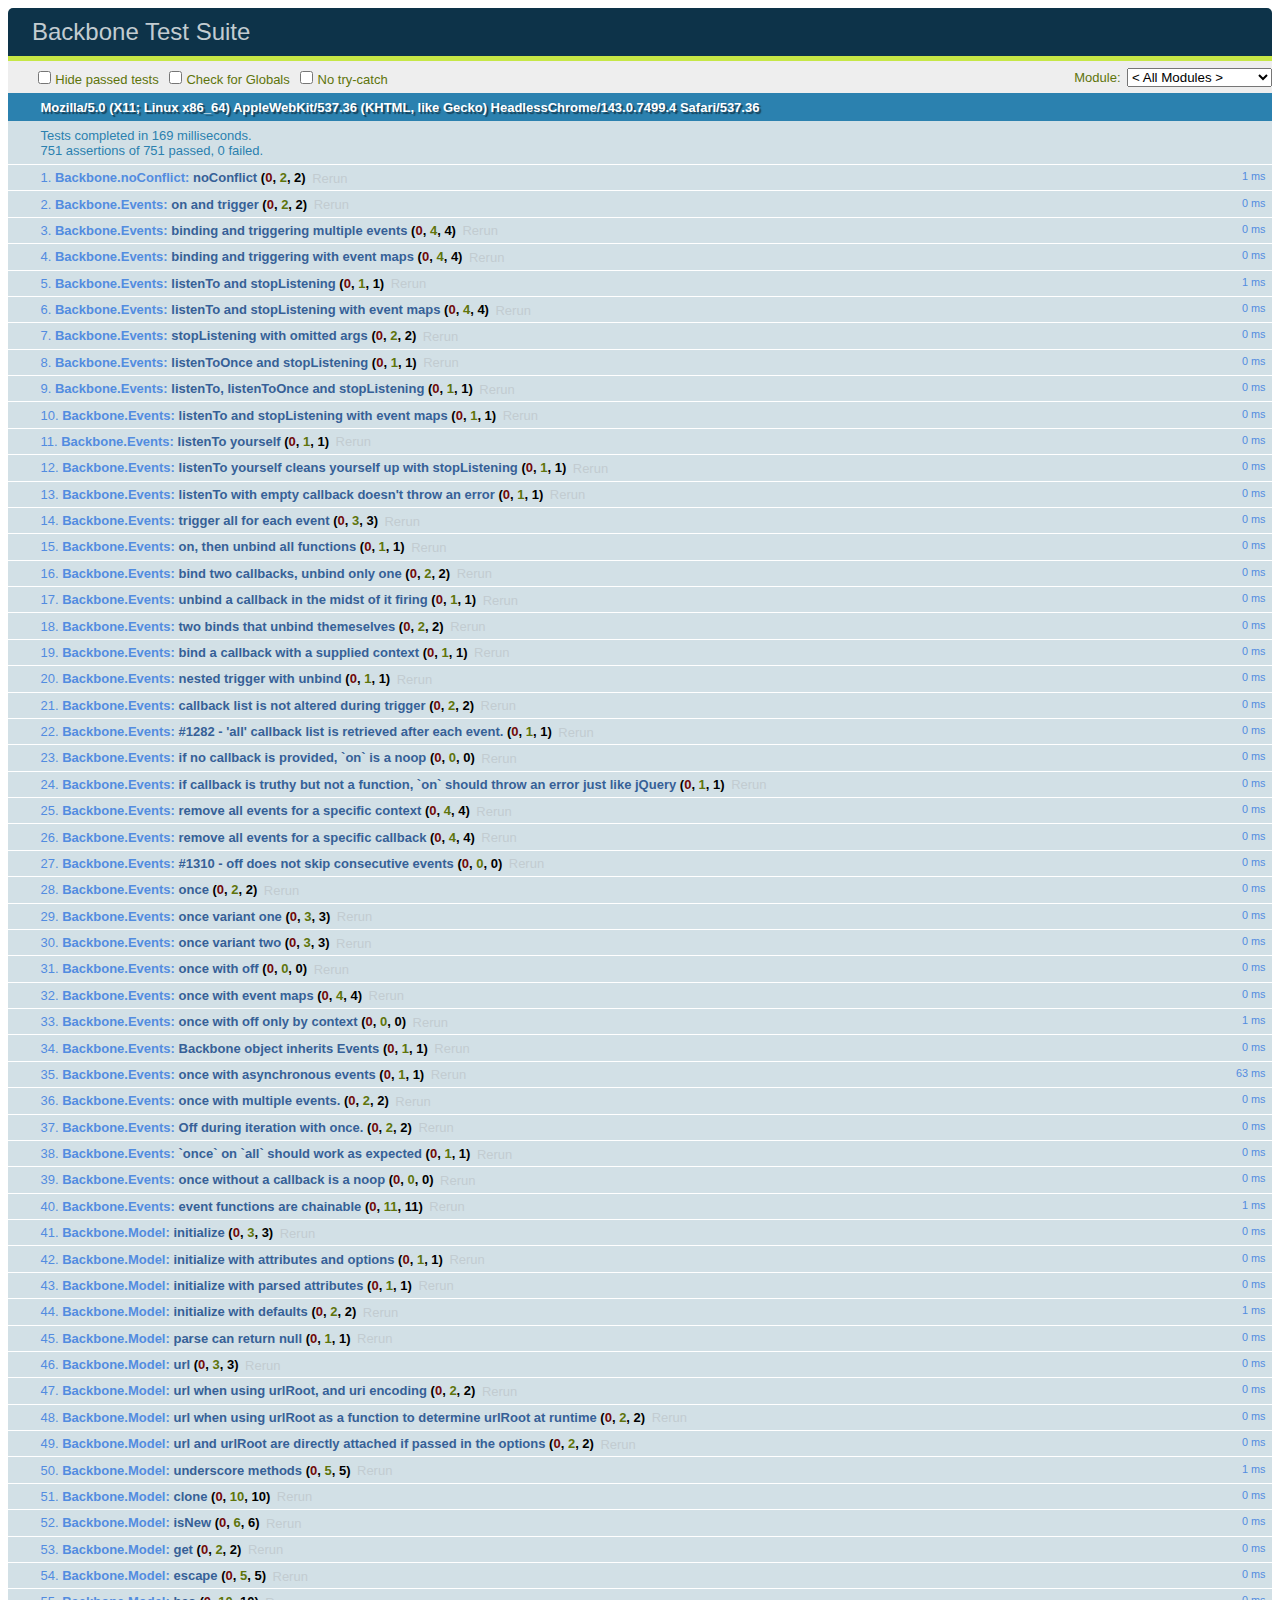
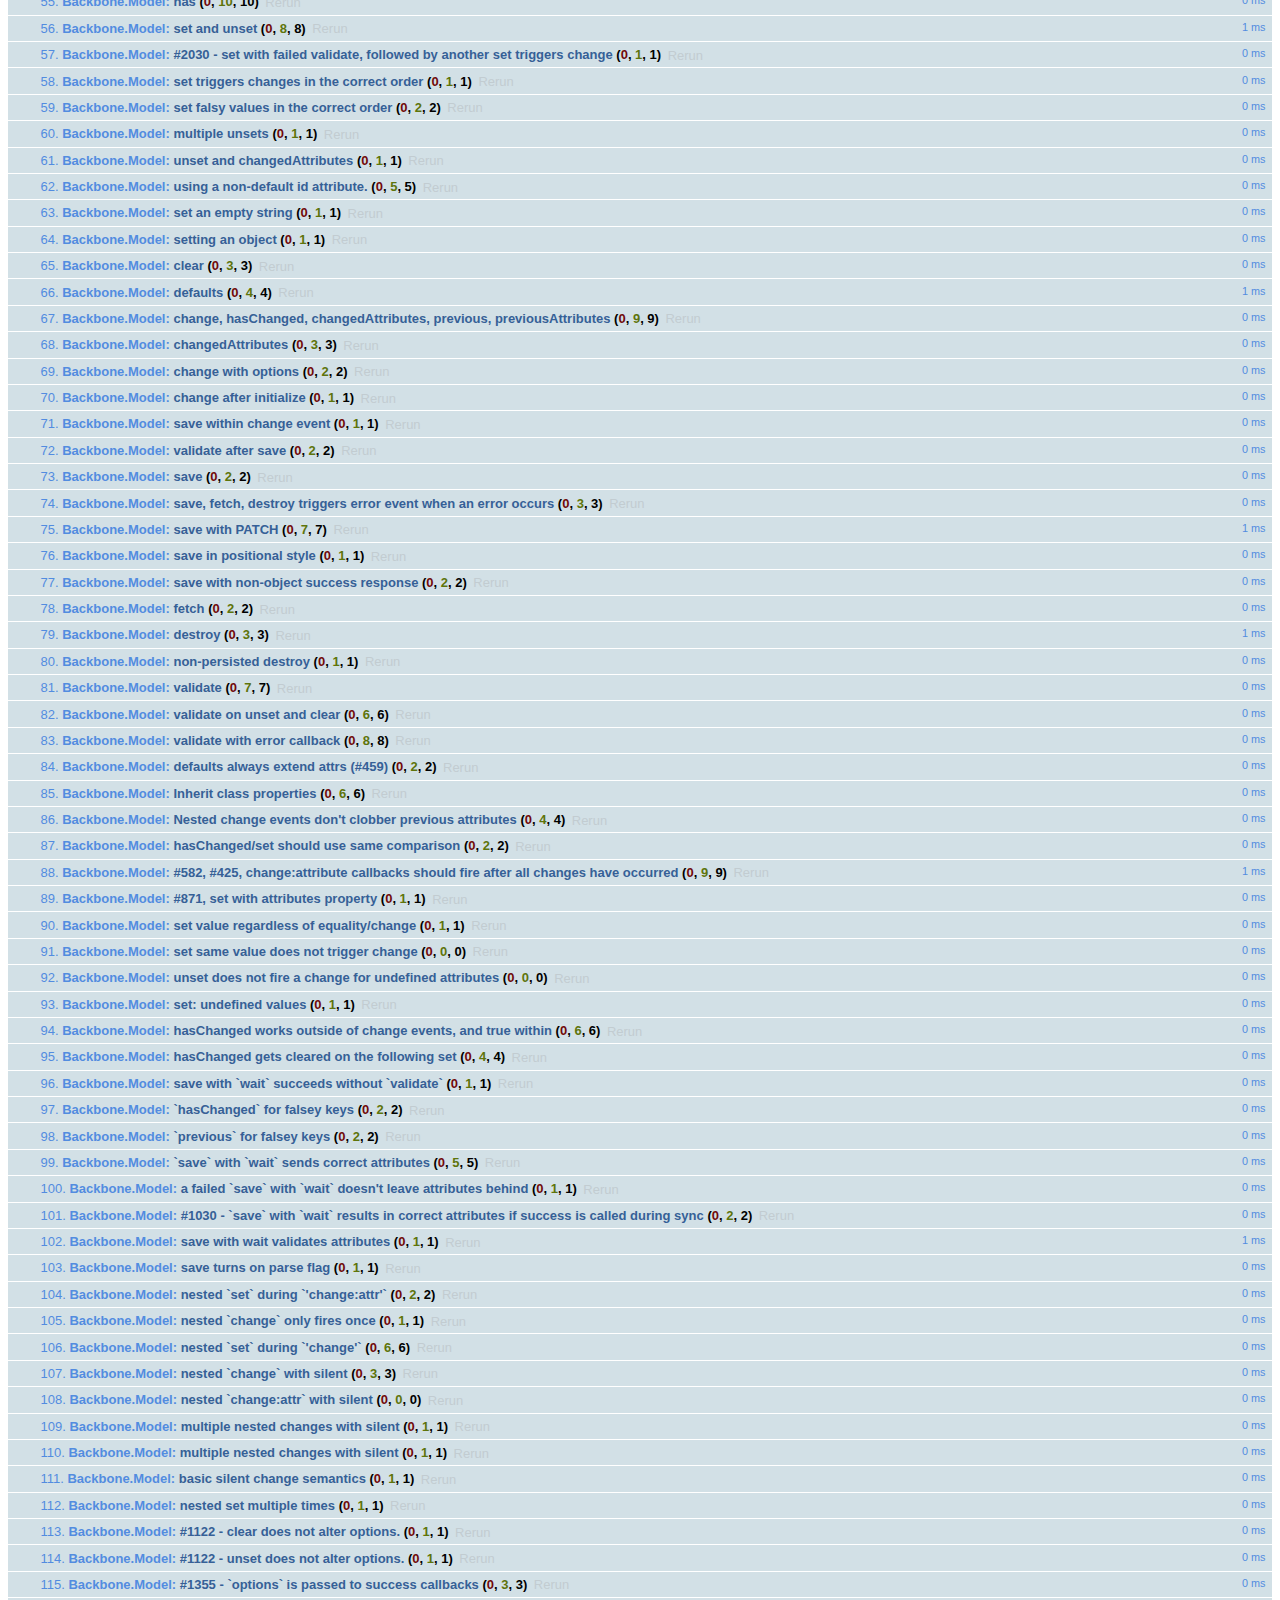
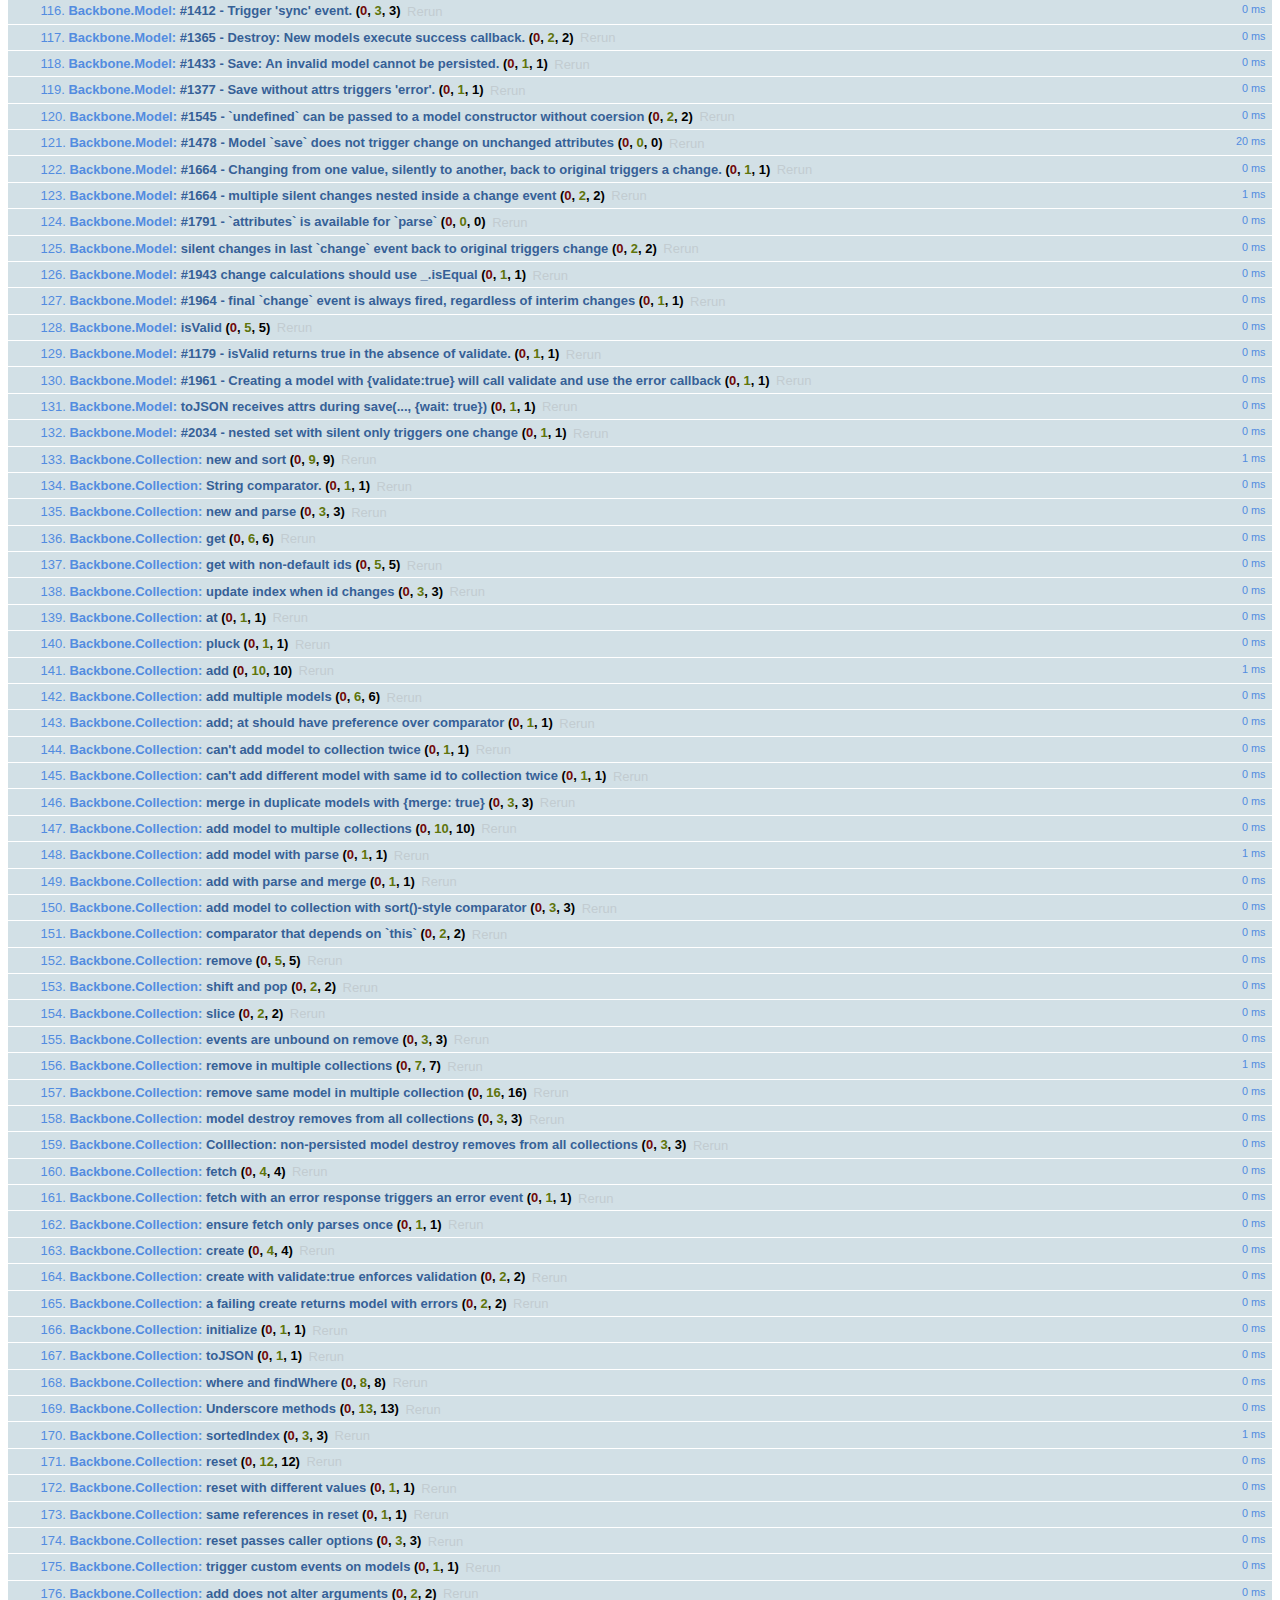
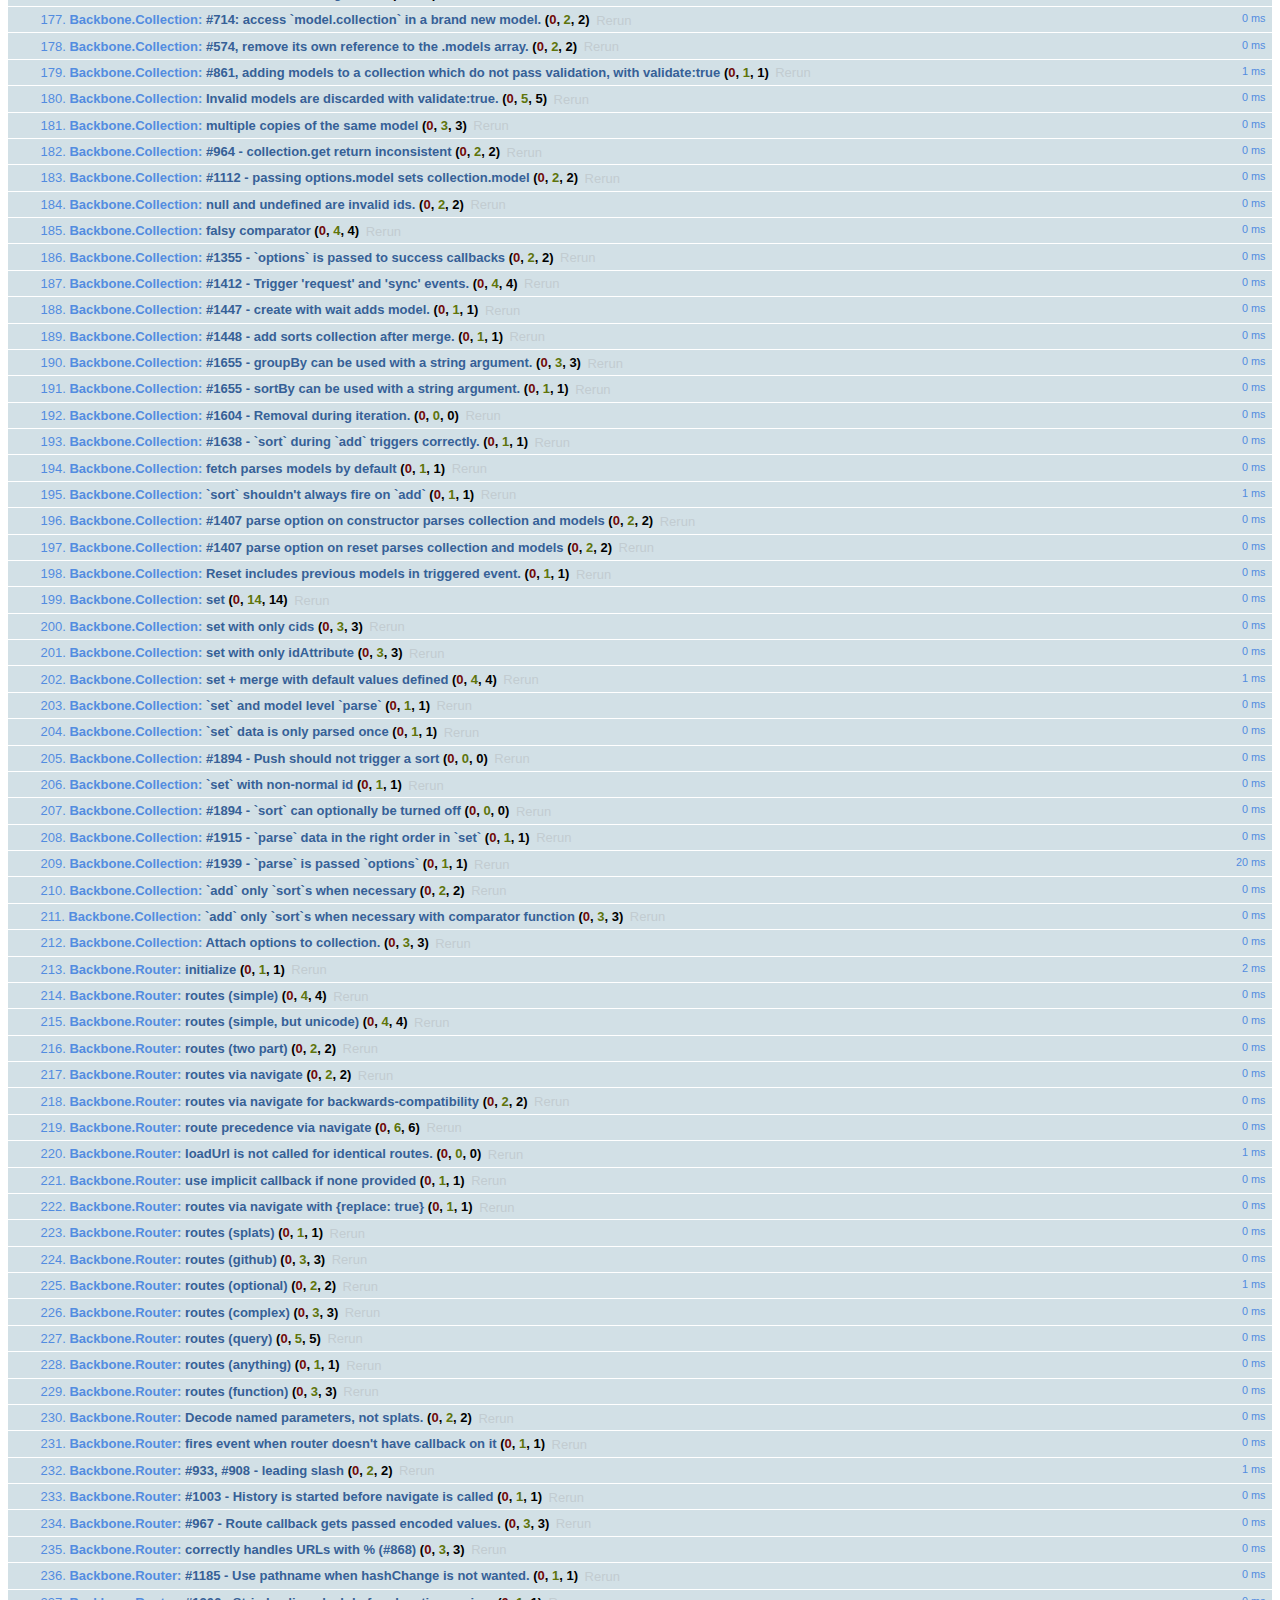
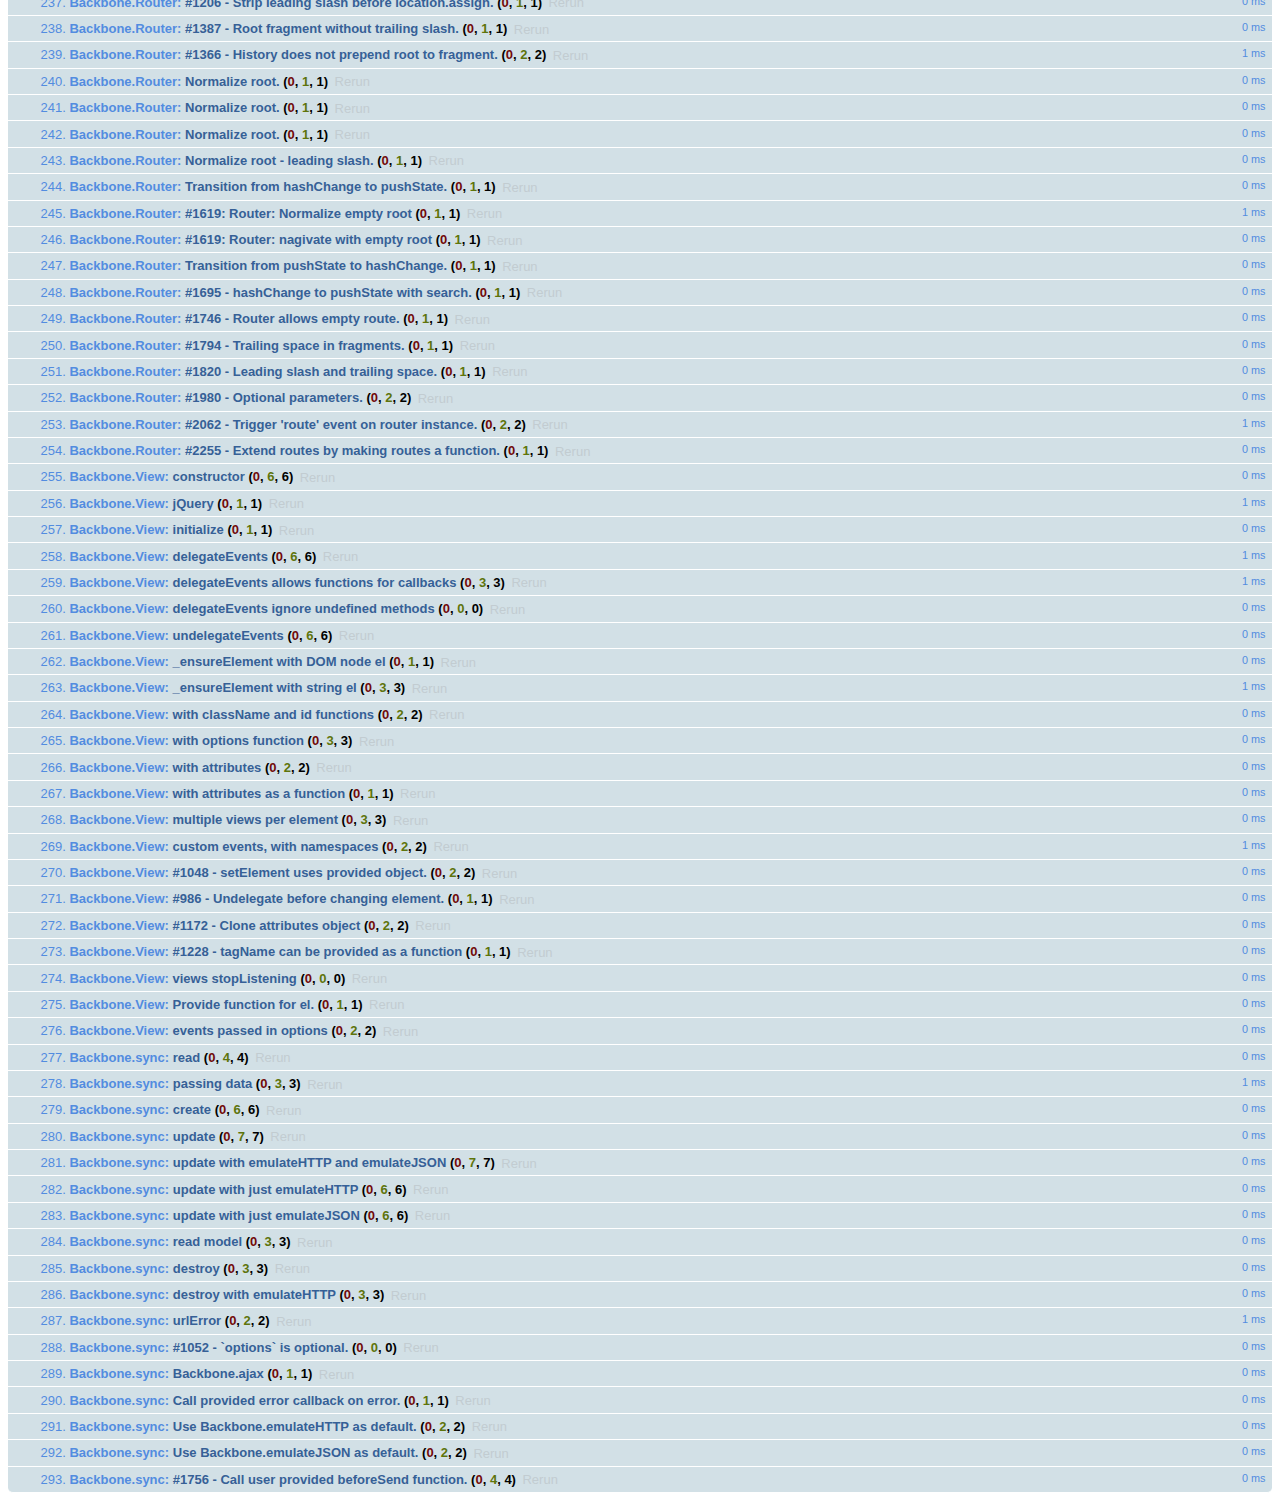
<file: components/backbone/test/index.html>
<!doctype html>
<html>
<head>
  <meta charset='utf8'>
  <title>Backbone Test Suite</title>
  <link rel="stylesheet" href="vendor/qunit.css" type="text/css" media="screen">
  <script src="vendor/json2.js"></script>
  <script src="vendor/jquery.js"></script>
  <script src="vendor/qunit.js"></script>
  <script src="vendor/underscore.js"></script>
  <script src="../backbone.js"></script>
  <script src="environment.js"></script>
  <script src="noconflict.js"></script>
  <script src="events.js"></script>
  <script src="model.js"></script>
  <script src="collection.js"></script>
  <script src="router.js"></script>
  <script src="view.js"></script>
  <script src="sync.js"></script>
</head>
<body>
  <div id="qunit"></div>
  <div id="qunit-fixture">
    <div id='testElement'>
      <h1>Test</h1>
    </div>
  </div>
</body>
</html>
</file>
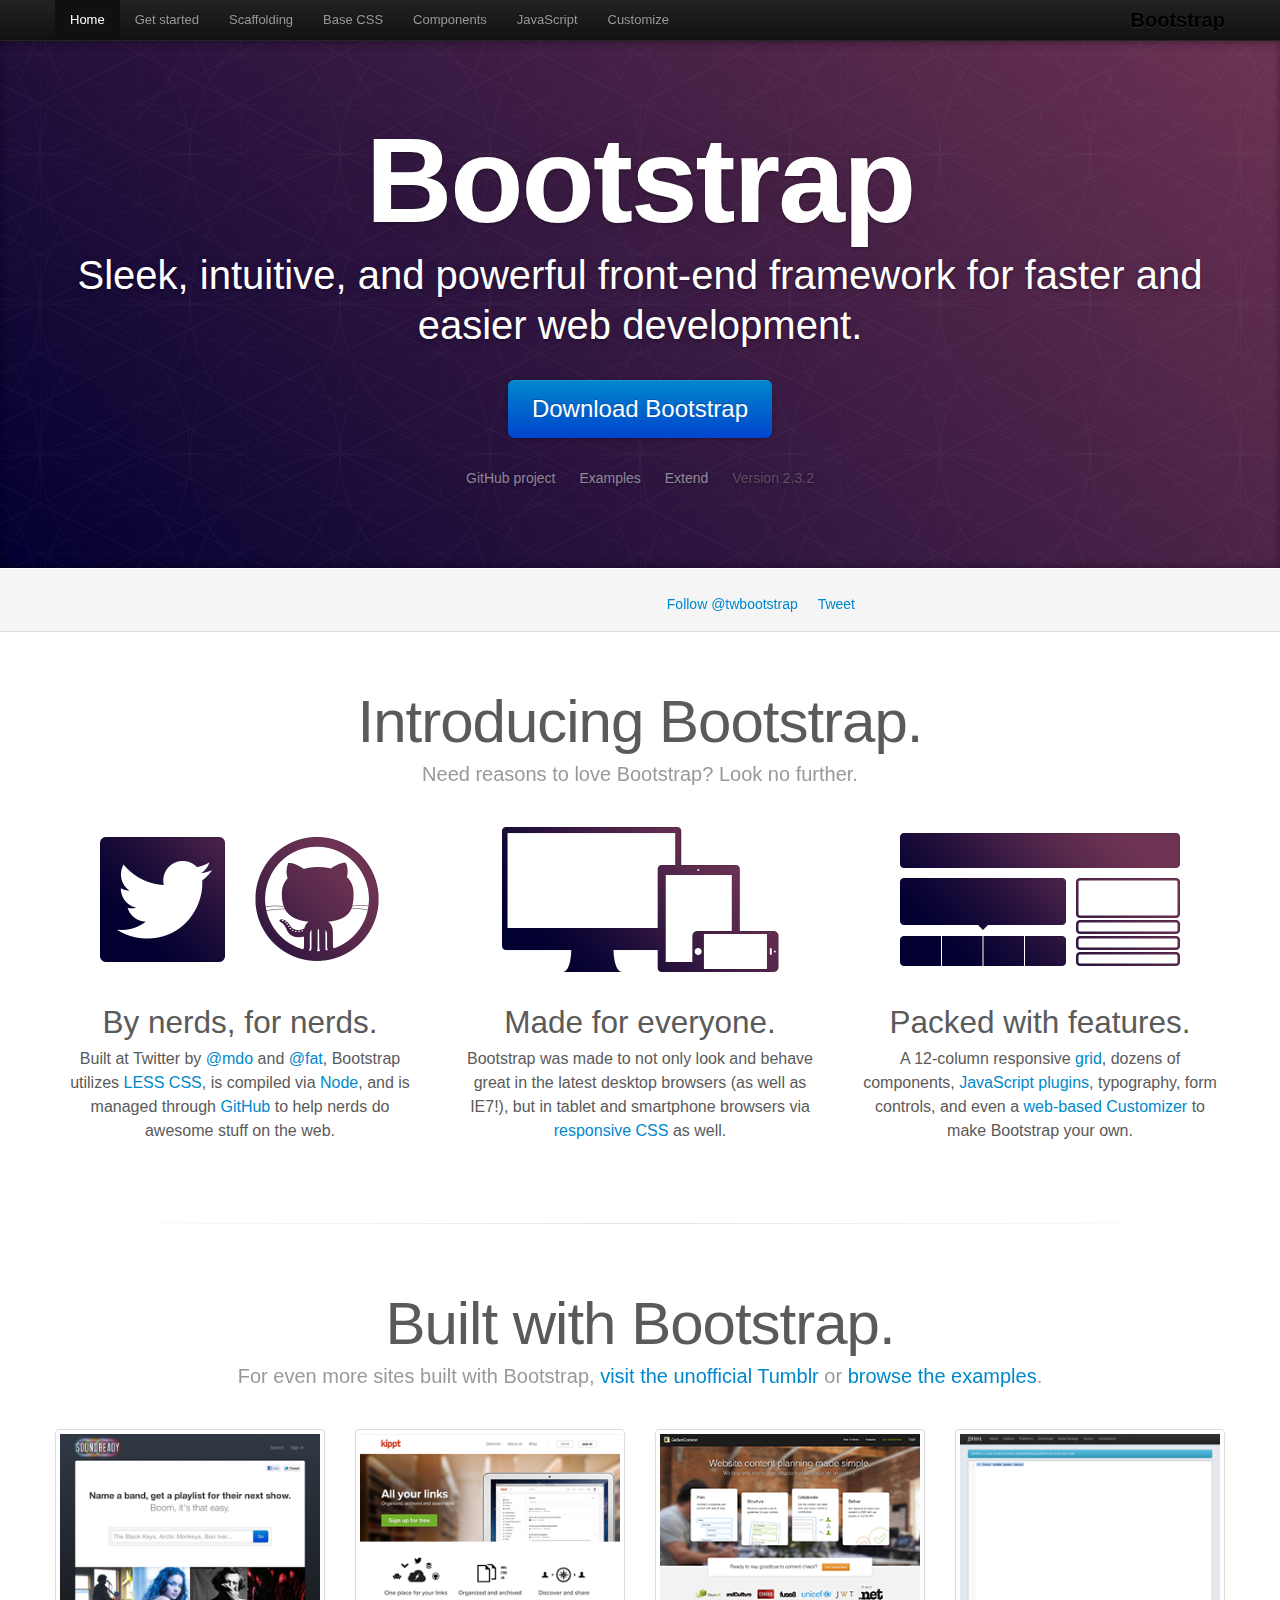
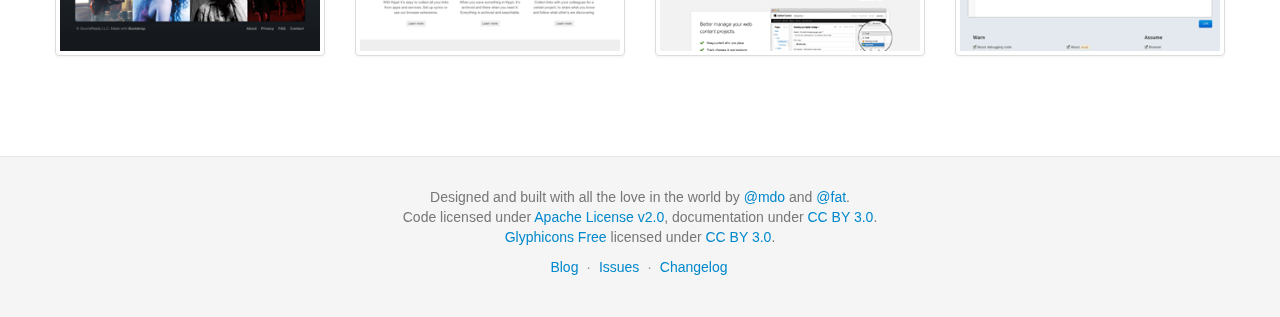
<file: components/bootstrap/docs/index.html>
<!DOCTYPE html>
<html lang="en">
  <head>
    <meta charset="utf-8">
    <title>Bootstrap</title>
    <meta name="viewport" content="width=device-width, initial-scale=1.0">
    <meta name="description" content="">
    <meta name="author" content="">

    <!-- Le styles -->
    <link href="assets/css/bootstrap.css" rel="stylesheet">
    <link href="assets/css/bootstrap-responsive.css" rel="stylesheet">
    <link href="assets/css/docs.css" rel="stylesheet">
    <link href="assets/js/google-code-prettify/prettify.css" rel="stylesheet">

    <!-- Le HTML5 shim, for IE6-8 support of HTML5 elements -->
    <!--[if lt IE 9]>
      <script src="assets/js/html5shiv.js"></script>
    <![endif]-->

    <!-- Le fav and touch icons -->
    <link rel="apple-touch-icon-precomposed" sizes="144x144" href="assets/ico/apple-touch-icon-144-precomposed.png">
    <link rel="apple-touch-icon-precomposed" sizes="114x114" href="assets/ico/apple-touch-icon-114-precomposed.png">
      <link rel="apple-touch-icon-precomposed" sizes="72x72" href="assets/ico/apple-touch-icon-72-precomposed.png">
                    <link rel="apple-touch-icon-precomposed" href="assets/ico/apple-touch-icon-57-precomposed.png">
                                   <link rel="shortcut icon" href="assets/ico/favicon.png">

    <script type="text/javascript">
      var _gaq = _gaq || [];
      _gaq.push(['_setAccount', 'UA-146052-10']);
      _gaq.push(['_trackPageview']);
      (function() {
        var ga = document.createElement('script'); ga.type = 'text/javascript'; ga.async = true;
        ga.src = ('https:' == document.location.protocol ? 'https://ssl' : 'http://www') + '.google-analytics.com/ga.js';
        var s = document.getElementsByTagName('script')[0]; s.parentNode.insertBefore(ga, s);
      })();
    </script>
  </head>

  <body data-spy="scroll" data-target=".bs-docs-sidebar">

    <!-- Navbar
    ================================================== -->
    <div class="navbar navbar-inverse navbar-fixed-top">
      <div class="navbar-inner">
        <div class="container">
          <button type="button" class="btn btn-navbar" data-toggle="collapse" data-target=".nav-collapse">
            <span class="icon-bar"></span>
            <span class="icon-bar"></span>
            <span class="icon-bar"></span>
          </button>
          <a class="brand" href="./index.html">Bootstrap</a>
          <div class="nav-collapse collapse">
            <ul class="nav">
              <li class="active">
                <a href="./index.html">Home</a>
              </li>
              <li class="">
                <a href="./getting-started.html">Get started</a>
              </li>
              <li class="">
                <a href="./scaffolding.html">Scaffolding</a>
              </li>
              <li class="">
                <a href="./base-css.html">Base CSS</a>
              </li>
              <li class="">
                <a href="./components.html">Components</a>
              </li>
              <li class="">
                <a href="./javascript.html">JavaScript</a>
              </li>
              <li class="">
                <a href="./customize.html">Customize</a>
              </li>
            </ul>
          </div>
        </div>
      </div>
    </div>

<div class="jumbotron masthead">
  <div class="container">
    <h1>Bootstrap</h1>
    <p>Sleek, intuitive, and powerful front-end framework for faster and easier web development.</p>
    <p>
      <a href="assets/bootstrap.zip" class="btn btn-primary btn-large" onclick="_gaq.push(['_trackEvent', 'Jumbotron actions', 'Download', 'Download 2.3.2']);">Download Bootstrap</a>
    </p>
    <ul class="masthead-links">
      <li>
        <a href="http://github.com/twitter/bootstrap" onclick="_gaq.push(['_trackEvent', 'Jumbotron actions', 'Jumbotron links', 'GitHub project']);">GitHub project</a>
      </li>
      <li>
        <a href="./getting-started.html#examples" onclick="_gaq.push(['_trackEvent', 'Jumbotron actions', 'Jumbotron links', 'Examples']);">Examples</a>
      </li>
      <li>
        <a href="./extend.html" onclick="_gaq.push(['_trackEvent', 'Jumbotron actions', 'Jumbotron links', 'Extend']);">Extend</a>
      </li>
      <li>
        Version 2.3.2
      </li>
    </ul>
  </div>
</div>

<div class="bs-docs-social">
  <div class="container">
    <ul class="bs-docs-social-buttons">
      <li>
        <iframe class="github-btn" src="http://ghbtns.com/github-btn.html?user=twitter&repo=bootstrap&type=watch&count=true" allowtransparency="true" frameborder="0" scrolling="0" width="100px" height="20px"></iframe>
      </li>
      <li>
        <iframe class="github-btn" src="http://ghbtns.com/github-btn.html?user=twitter&repo=bootstrap&type=fork&count=true" allowtransparency="true" frameborder="0" scrolling="0" width="102px" height="20px"></iframe>
      </li>
      <li class="follow-btn">
        <a href="https://twitter.com/twbootstrap" class="twitter-follow-button" data-link-color="#0069D6" data-show-count="true">Follow @twbootstrap</a>
      </li>
      <li class="tweet-btn">
        <a href="https://twitter.com/share" class="twitter-share-button" data-url="http://twitter.github.com/bootstrap/" data-count="horizontal" data-via="twbootstrap" data-related="mdo:Creator of Twitter Bootstrap">Tweet</a>
      </li>
    </ul>
  </div>
</div>

<div class="container">

  <div class="marketing">

    <h1>Introducing Bootstrap.</h1>
    <p class="marketing-byline">Need reasons to love Bootstrap? Look no further.</p>

    <div class="row-fluid">
      <div class="span4">
        <img class="marketing-img" src="assets/img/bs-docs-twitter-github.png">
        <h2>By nerds, for nerds.</h2>
        <p>Built at Twitter by <a href="http://twitter.com/mdo">@mdo</a> and <a href="http://twitter.com/fat">@fat</a>, Bootstrap utilizes <a href="http://lesscss.org">LESS CSS</a>, is compiled via <a href="http://nodejs.org">Node</a>, and is managed through <a href="http://github.com">GitHub</a> to help nerds do awesome stuff on the web.</p>
      </div>
      <div class="span4">
        <img class="marketing-img" src="assets/img/bs-docs-responsive-illustrations.png">
        <h2>Made for everyone.</h2>
        <p>Bootstrap was made to not only look and behave great in the latest desktop browsers (as well as IE7!), but in tablet and smartphone browsers via <a href="./scaffolding.html#responsive">responsive CSS</a> as well.</p>
      </div>
      <div class="span4">
        <img class="marketing-img" src="assets/img/bs-docs-bootstrap-features.png">
        <h2>Packed with features.</h2>
        <p>A 12-column responsive <a href="./scaffolding.html#gridSystem">grid</a>, dozens of components, <a href="./javascript.html">JavaScript plugins</a>, typography, form controls, and even a <a href="./customize.html">web-based Customizer</a> to make Bootstrap your own.</p>
      </div>
    </div>

    <hr class="soften">

    <h1>Built with Bootstrap.</h1>
    <p class="marketing-byline">For even more sites built with Bootstrap, <a href="http://builtwithbootstrap.tumblr.com/" target="_blank">visit the unofficial Tumblr</a> or <a href="./getting-started.html#examples">browse the examples</a>.</p>
    <div class="row-fluid">
      <ul class="thumbnails example-sites">
        <li class="span3">
          <a class="thumbnail" href="http://soundready.fm/" target="_blank">
            <img src="assets/img/example-sites/soundready.png" alt="SoundReady.fm">
          </a>
        </li>
        <li class="span3">
          <a class="thumbnail" href="http://kippt.com/" target="_blank">
            <img src="assets/img/example-sites/kippt.png" alt="Kippt">
          </a>
        </li>
        <li class="span3">
          <a class="thumbnail" href="http://www.gathercontent.com/" target="_blank">
            <img src="assets/img/example-sites/gathercontent.png" alt="Gather Content">
          </a>
        </li>
        <li class="span3">
          <a class="thumbnail" href="http://www.jshint.com/" target="_blank">
            <img src="assets/img/example-sites/jshint.png" alt="JS Hint">
          </a>
        </li>
      </ul>
     </div>

  </div>

</div>



    <!-- Footer
    ================================================== -->
    <footer class="footer">
      <div class="container">
        <p>Designed and built with all the love in the world by <a href="http://twitter.com/mdo" target="_blank">@mdo</a> and <a href="http://twitter.com/fat" target="_blank">@fat</a>.</p>
        <p>Code licensed under <a href="http://www.apache.org/licenses/LICENSE-2.0" target="_blank">Apache License v2.0</a>, documentation under <a href="http://creativecommons.org/licenses/by/3.0/">CC BY 3.0</a>.</p>
        <p><a href="http://glyphicons.com">Glyphicons Free</a> licensed under <a href="http://creativecommons.org/licenses/by/3.0/">CC BY 3.0</a>.</p>
        <ul class="footer-links">
          <li><a href="http://blog.getbootstrap.com">Blog</a></li>
          <li class="muted">&middot;</li>
          <li><a href="https://github.com/twitter/bootstrap/issues?state=open">Issues</a></li>
          <li class="muted">&middot;</li>
          <li><a href="https://github.com/twitter/bootstrap/blob/master/CHANGELOG.md">Changelog</a></li>
        </ul>
      </div>
    </footer>



    <!-- Le javascript
    ================================================== -->
    <!-- Placed at the end of the document so the pages load faster -->
    <script type="text/javascript" src="http://platform.twitter.com/widgets.js"></script>
    <script src="assets/js/jquery.js"></script>
    <script src="assets/js/bootstrap-transition.js"></script>
    <script src="assets/js/bootstrap-alert.js"></script>
    <script src="assets/js/bootstrap-modal.js"></script>
    <script src="assets/js/bootstrap-dropdown.js"></script>
    <script src="assets/js/bootstrap-scrollspy.js"></script>
    <script src="assets/js/bootstrap-tab.js"></script>
    <script src="assets/js/bootstrap-tooltip.js"></script>
    <script src="assets/js/bootstrap-popover.js"></script>
    <script src="assets/js/bootstrap-button.js"></script>
    <script src="assets/js/bootstrap-collapse.js"></script>
    <script src="assets/js/bootstrap-carousel.js"></script>
    <script src="assets/js/bootstrap-typeahead.js"></script>
    <script src="assets/js/bootstrap-affix.js"></script>

    <script src="assets/js/holder/holder.js"></script>
    <script src="assets/js/google-code-prettify/prettify.js"></script>

    <script src="assets/js/application.js"></script>


    <!-- Analytics
    ================================================== -->
    <script>
      var _gauges = _gauges || [];
      (function() {
        var t   = document.createElement('script');
        t.type  = 'text/javascript';
        t.async = true;
        t.id    = 'gauges-tracker';
        t.setAttribute('data-site-id', '4f0dc9fef5a1f55508000013');
        t.src = '//secure.gaug.es/track.js';
        var s = document.getElementsByTagName('script')[0];
        s.parentNode.insertBefore(t, s);
      })();
    </script>

  </body>
</html>
</file>
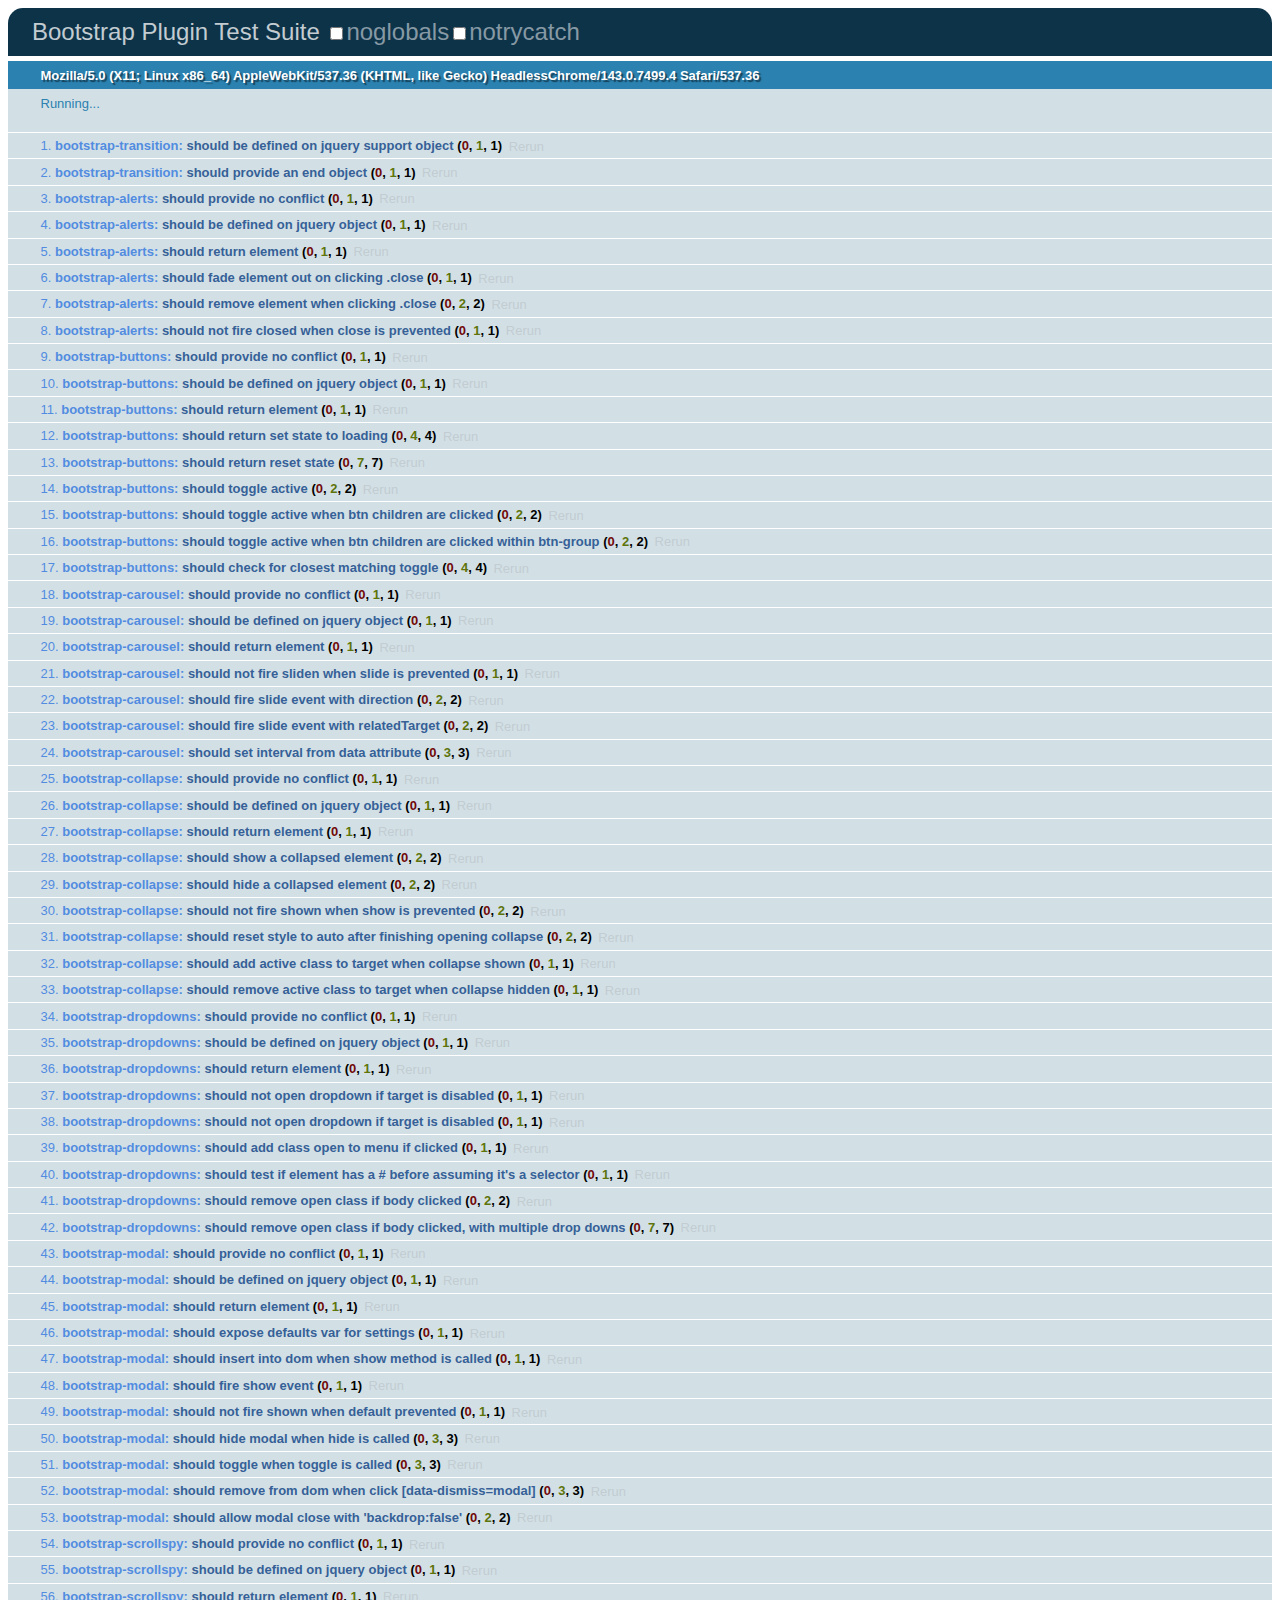
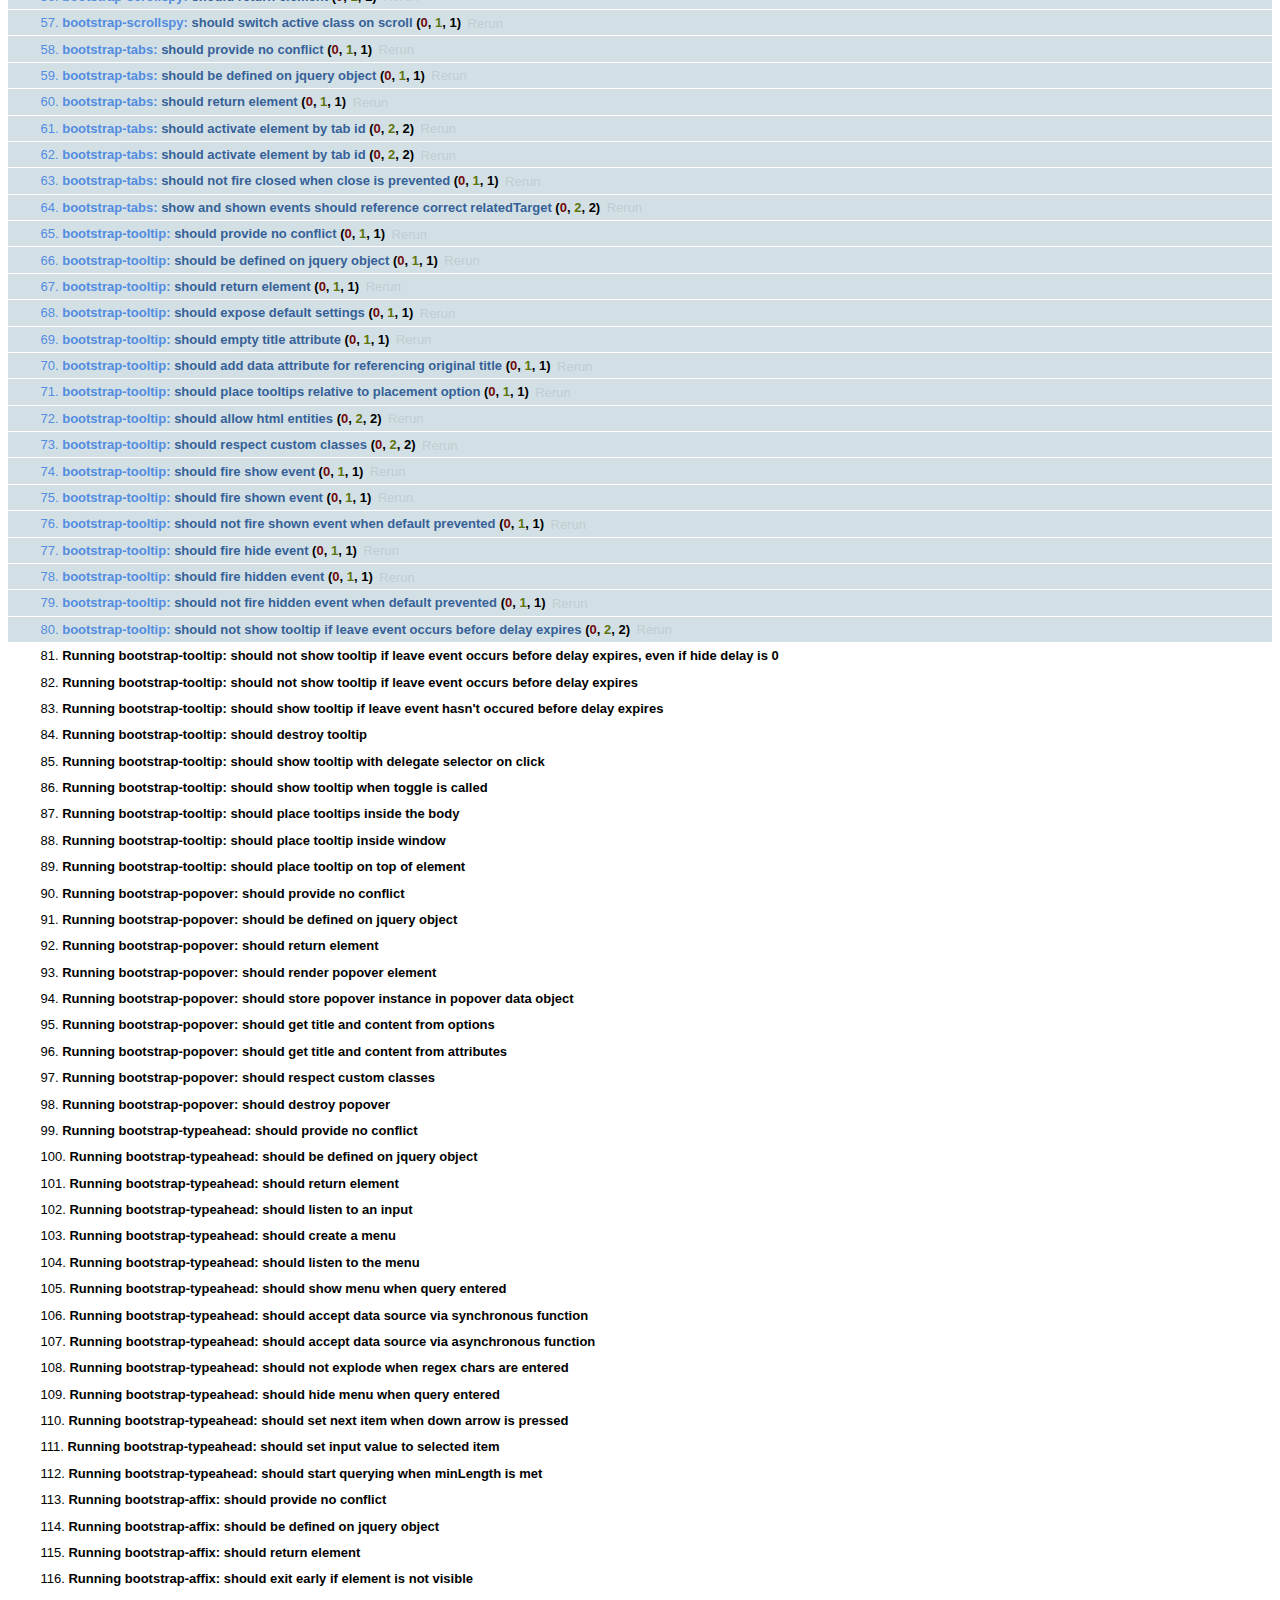
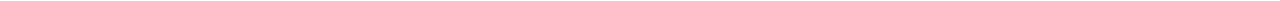
<file: components/bootstrap/js/tests/index.html>
<!DOCTYPE HTML>
<html>
<head>
  <title>Bootstrap Plugin Test Suite</title>

  <!-- jquery -->
  <!--<script src="http://code.jquery.com/jquery-1.7.min.js"></script>-->
  <script src="vendor/jquery.js"></script>

  <!-- qunit -->
  <link rel="stylesheet" href="vendor/qunit.css" type="text/css" media="screen" />
  <script src="vendor/qunit.js"></script>

  <!-- phantomjs logging script-->
  <script src="unit/bootstrap-phantom.js"></script>

  <!--  plugin sources -->
  <script src="../../js/bootstrap-transition.js"></script>
  <script src="../../js/bootstrap-alert.js"></script>
  <script src="../../js/bootstrap-button.js"></script>
  <script src="../../js/bootstrap-carousel.js"></script>
  <script src="../../js/bootstrap-collapse.js"></script>
  <script src="../../js/bootstrap-dropdown.js"></script>
  <script src="../../js/bootstrap-modal.js"></script>
  <script src="../../js/bootstrap-scrollspy.js"></script>
  <script src="../../js/bootstrap-tab.js"></script>
  <script src="../../js/bootstrap-tooltip.js"></script>
  <script src="../../js/bootstrap-popover.js"></script>
  <script src="../../js/bootstrap-typeahead.js"></script>
  <script src="../../js/bootstrap-affix.js"></script>

  <!-- unit tests -->
  <script src="unit/bootstrap-transition.js"></script>
  <script src="unit/bootstrap-alert.js"></script>
  <script src="unit/bootstrap-button.js"></script>
  <script src="unit/bootstrap-carousel.js"></script>
  <script src="unit/bootstrap-collapse.js"></script>
  <script src="unit/bootstrap-dropdown.js"></script>
  <script src="unit/bootstrap-modal.js"></script>
  <script src="unit/bootstrap-scrollspy.js"></script>
  <script src="unit/bootstrap-tab.js"></script>
  <script src="unit/bootstrap-tooltip.js"></script>
  <script src="unit/bootstrap-popover.js"></script>
  <script src="unit/bootstrap-typeahead.js"></script>
  <script src="unit/bootstrap-affix.js"></script>
</head>
<body>
  <div>
    <h1 id="qunit-header">Bootstrap Plugin Test Suite</h1>
    <h2 id="qunit-banner"></h2>
    <h2 id="qunit-userAgent"></h2>
    <ol id="qunit-tests"></ol>
    <div id="qunit-fixture"></div>
  </div>
</body>
</html>
</file>
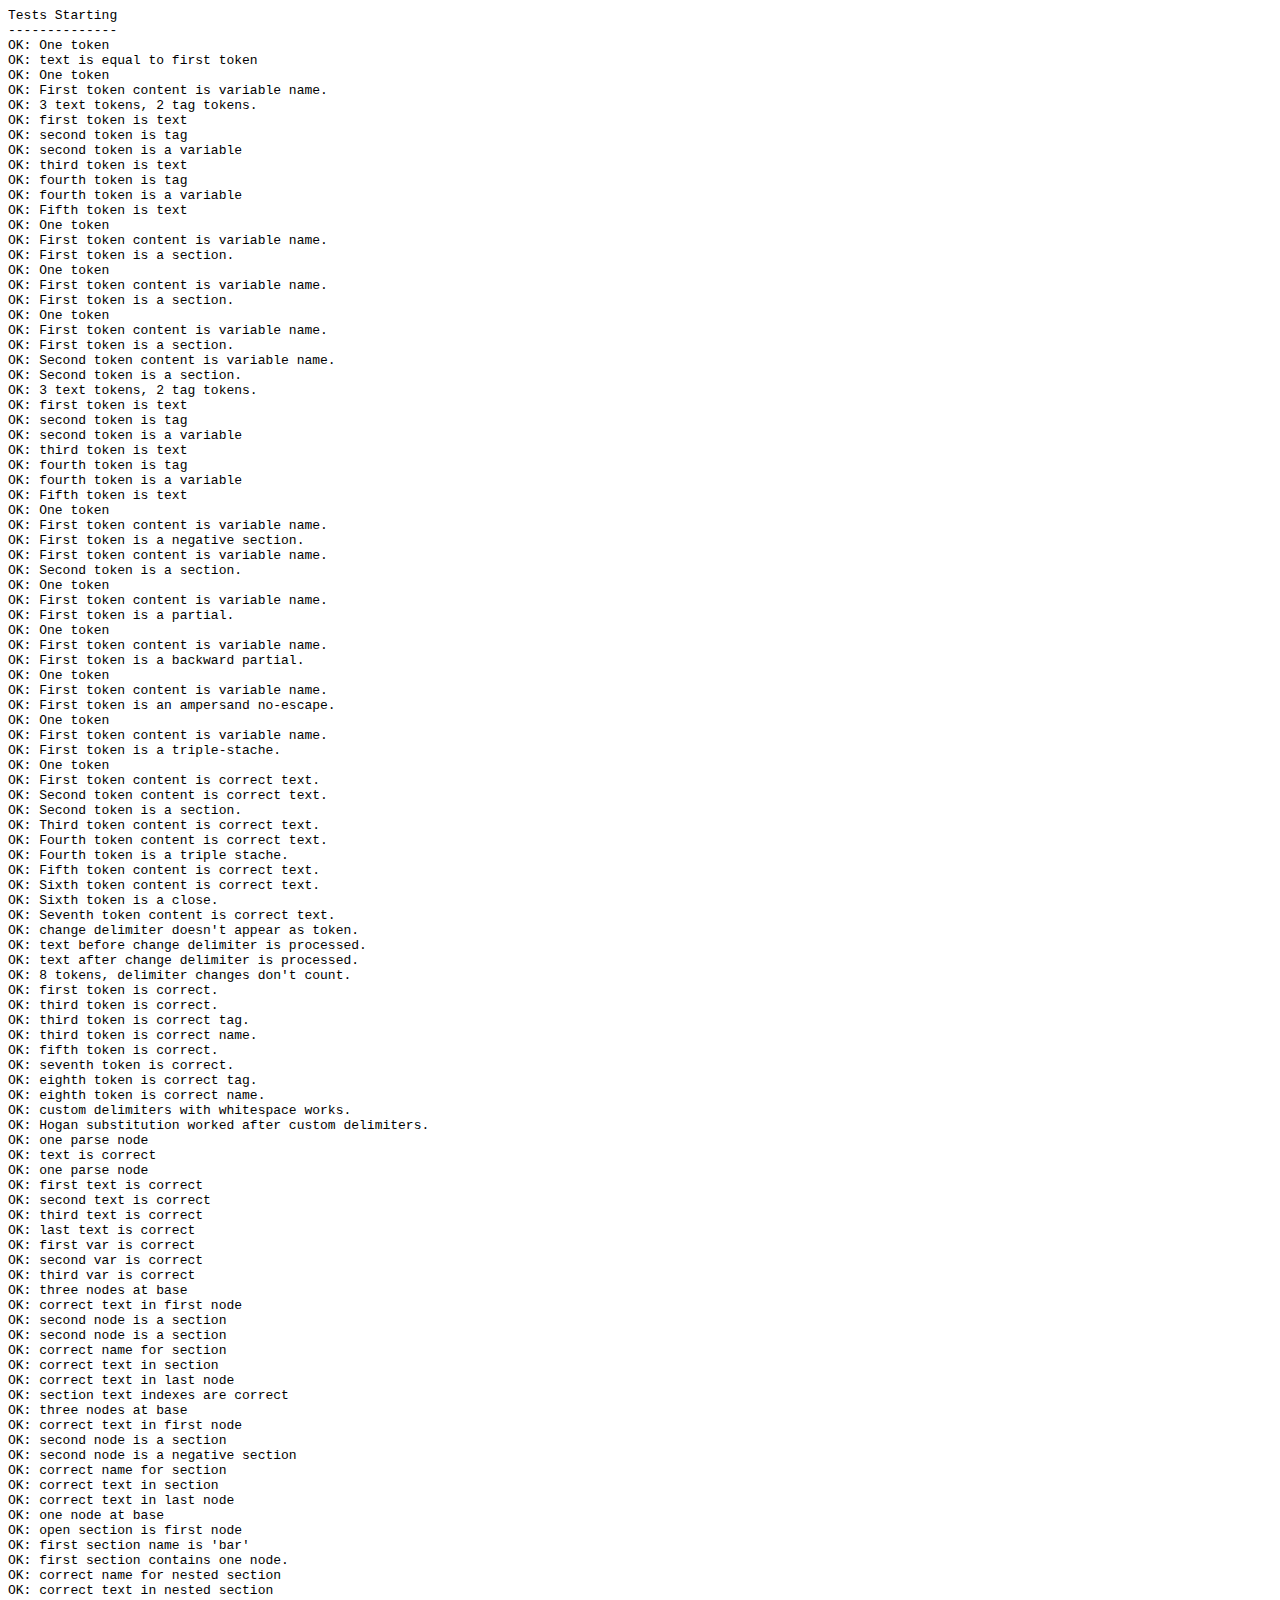
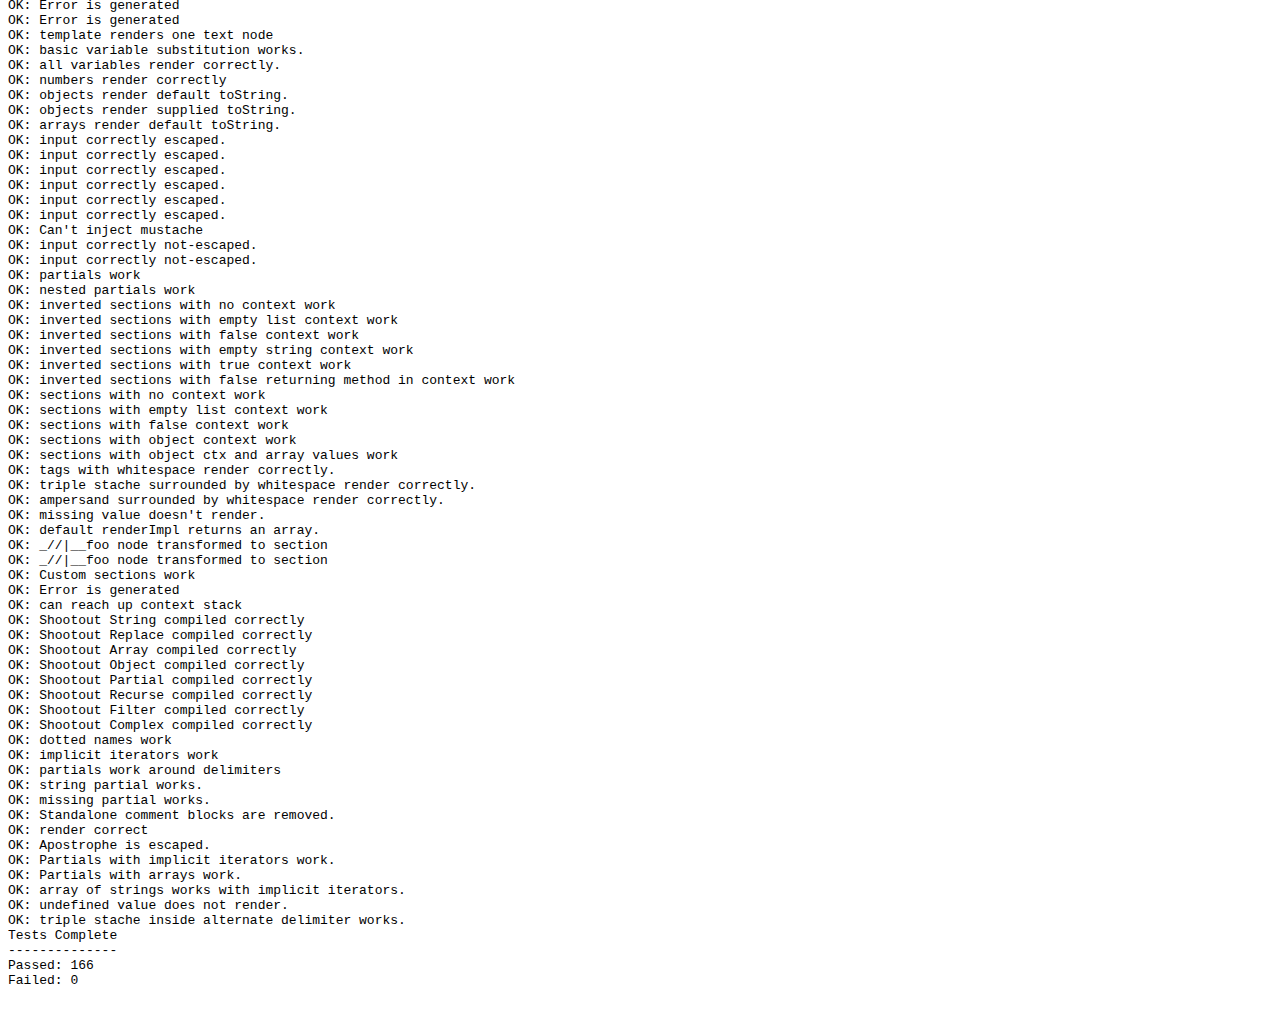
<file: components/bootstrap/docs/build/node_modules/hogan.js/test/index.html>
<html>
<head>
	<title>test</title>
	<script src="https://raw.github.com/douglascrockford/JSON-js/master/json2.js"></script>
</head>
<body>
  <code id="console"></code>
  <script>var Hogan = {};</script>
  <script src="../lib/template.js"></script>
  <script src="../lib/compiler.js"></script>
  <script src="./index.js"></script>
</body>
</html>
</file>
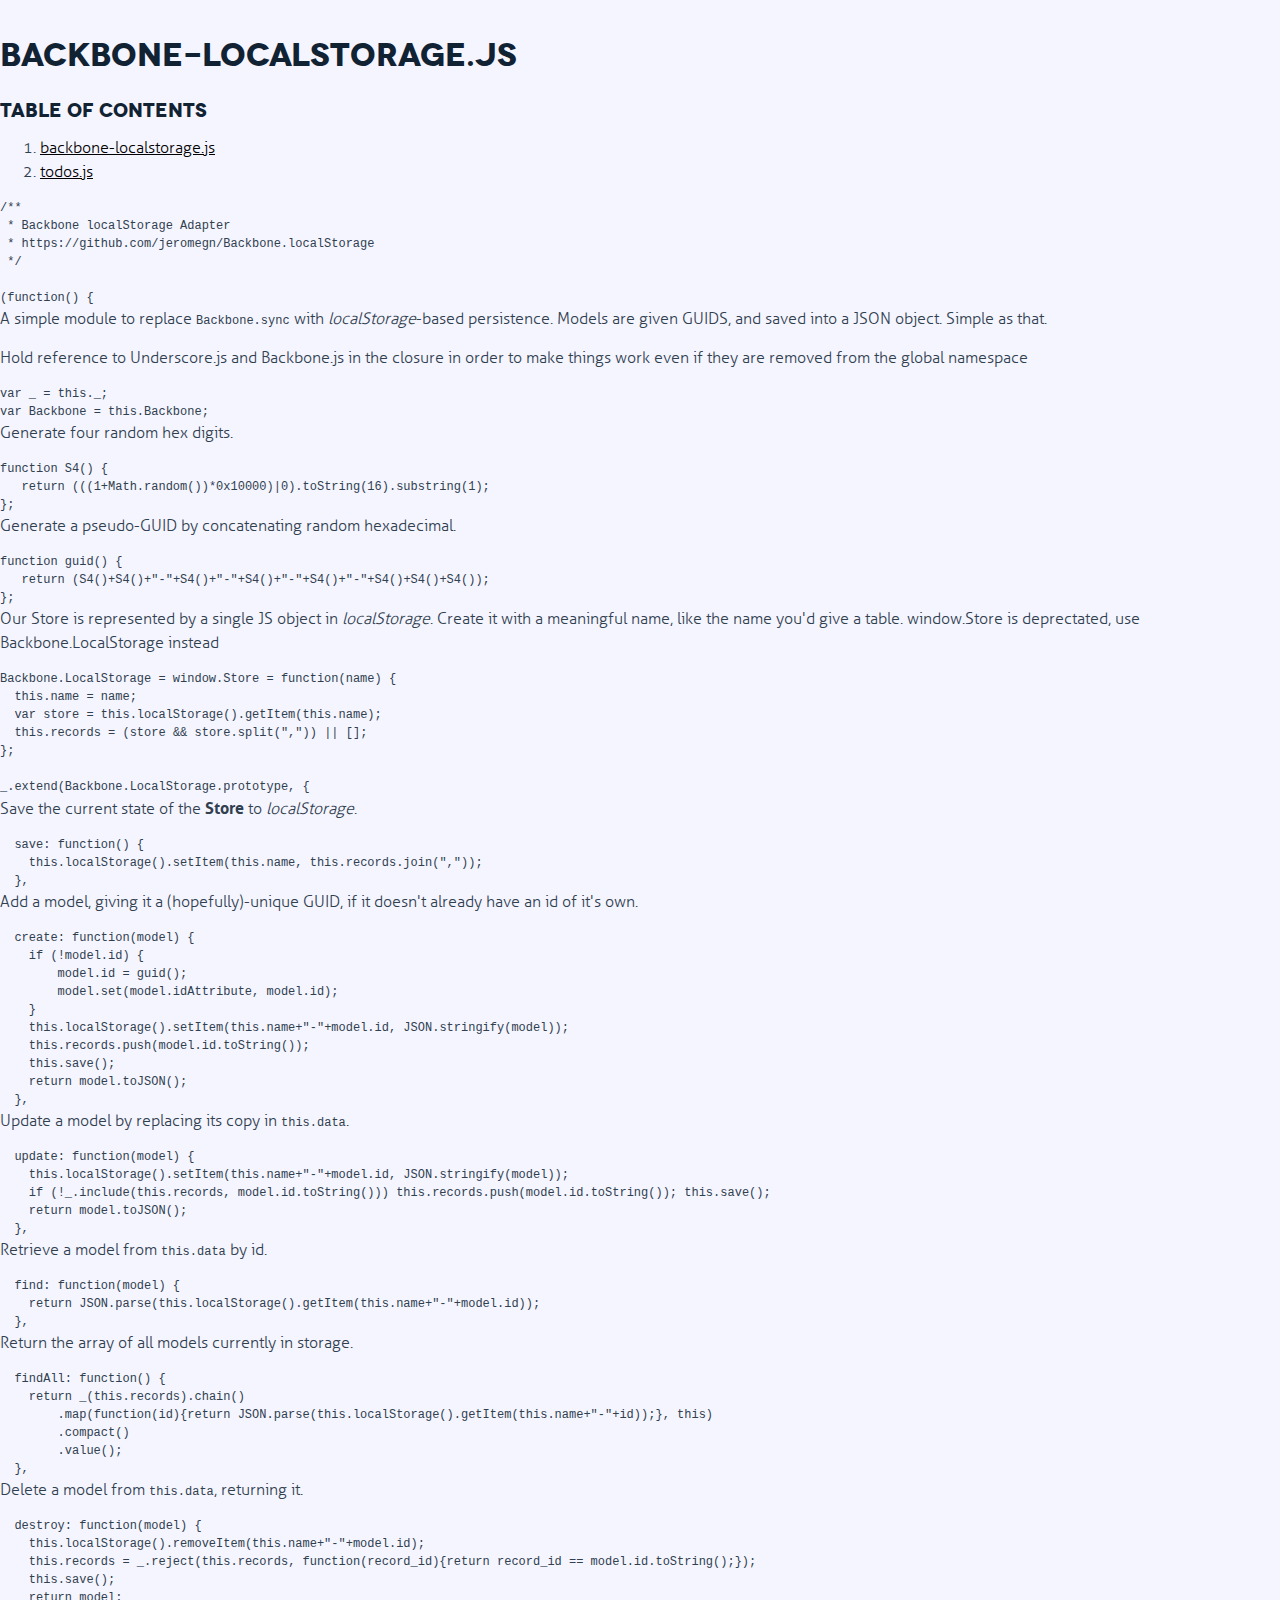
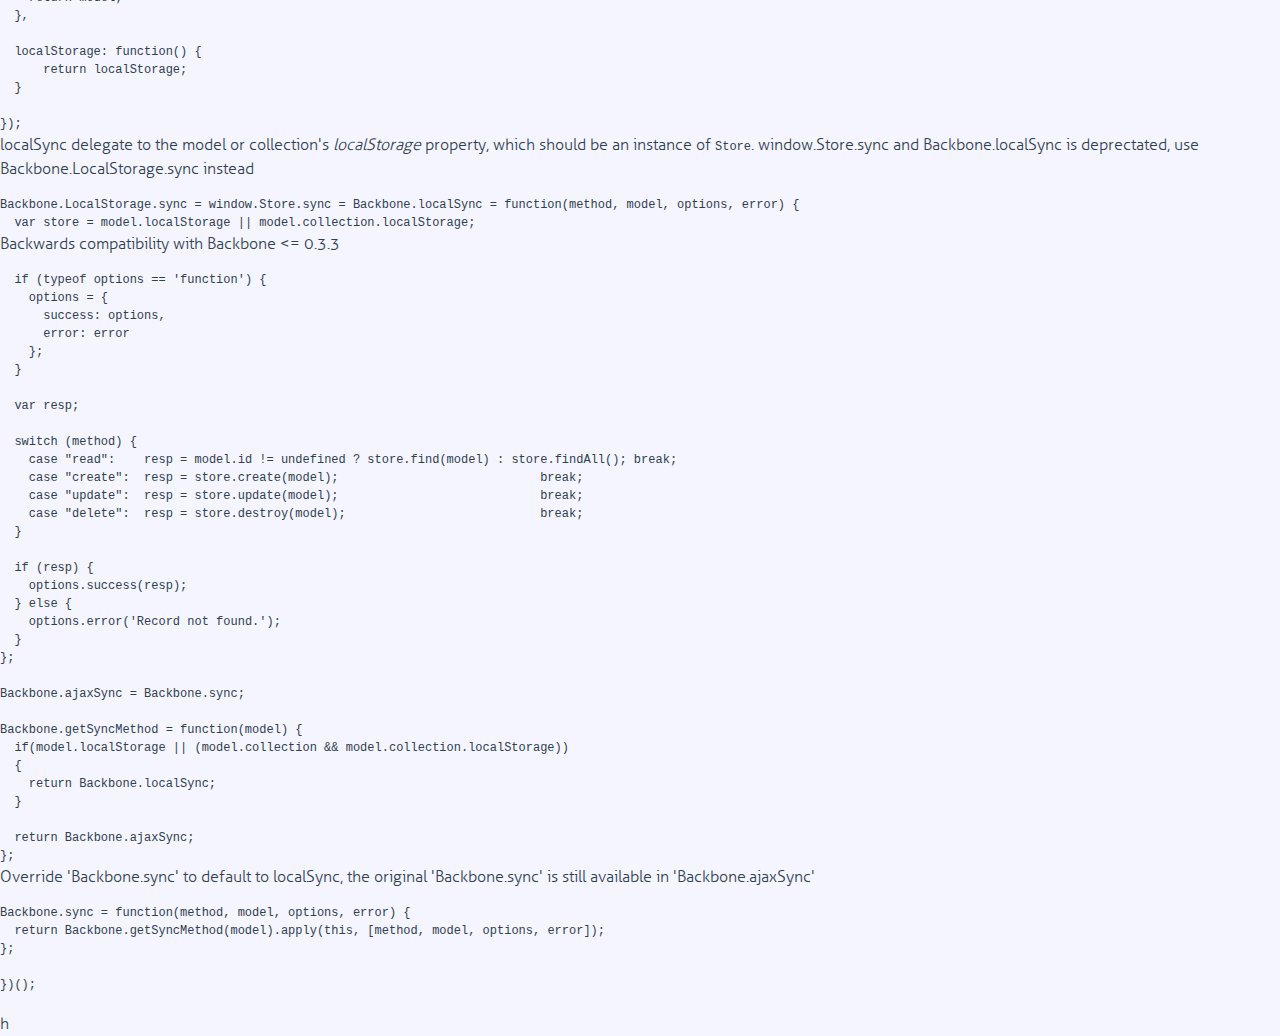
<file: components/backbone/docs/backbone-localstorage.html>
<!DOCTYPE html>

<html>
<head>
  <title>backbone-localstorage.js</title>
  <meta http-equiv="content-type" content="text/html; charset=UTF-8">
  <meta name="viewport" content="width=device-width, target-densitydpi=160dpi, initial-scale=1.0; maximum-scale=1.0; user-scalable=0;">
  <link rel="stylesheet" media="all" href="public/stylesheets/normalize.css" />
  <link rel="stylesheet" media="all" href="docco.css" />
</head>
<body>
  <div class="container">
    <div class="page">

      <div class="header">
        
          <h1>backbone-localstorage.js</h1>
        

        
          <div class="toc">
            <h3>Table of Contents</h3>
            <ol>
              
                
                <li>
                  <a class="source" href="backbone-localstorage.html">
                    backbone-localstorage.js
                  </a>
                </li>
              
                
                <li>
                  <a class="source" href="todos.html">
                    todos.js
                  </a>
                </li>
              
            </ol>
          </div>
        
      </div>

      
        
        
        
          <div class="highlight"><pre><span class="cm">/**</span>
<span class="cm"> * Backbone localStorage Adapter</span>
<span class="cm"> * https://github.com/jeromegn/Backbone.localStorage</span>
<span class="cm"> */</span>

<span class="p">(</span><span class="kd">function</span><span class="p">()</span> <span class="p">{</span></pre></div>
        
      
        
        
<p>A simple module to replace <code>Backbone.sync</code> with <em>localStorage</em>-based
persistence. Models are given GUIDS, and saved into a JSON object. Simple
as that.

</p>
<p>Hold reference to Underscore.js and Backbone.js in the closure in order
to make things work even if they are removed from the global namespace

</p>

        
          <div class="highlight"><pre><span class="kd">var</span> <span class="nx">_</span> <span class="o">=</span> <span class="k">this</span><span class="p">.</span><span class="nx">_</span><span class="p">;</span>
<span class="kd">var</span> <span class="nx">Backbone</span> <span class="o">=</span> <span class="k">this</span><span class="p">.</span><span class="nx">Backbone</span><span class="p">;</span></pre></div>
        
      
        
        
<p>Generate four random hex digits.

</p>

        
          <div class="highlight"><pre><span class="kd">function</span> <span class="nx">S4</span><span class="p">()</span> <span class="p">{</span>
   <span class="k">return</span> <span class="p">(((</span><span class="mi">1</span><span class="o">+</span><span class="nb">Math</span><span class="p">.</span><span class="nx">random</span><span class="p">())</span><span class="o">*</span><span class="mh">0x10000</span><span class="p">)</span><span class="o">|</span><span class="mi">0</span><span class="p">).</span><span class="nx">toString</span><span class="p">(</span><span class="mi">16</span><span class="p">).</span><span class="nx">substring</span><span class="p">(</span><span class="mi">1</span><span class="p">);</span>
<span class="p">};</span></pre></div>
        
      
        
        
<p>Generate a pseudo-GUID by concatenating random hexadecimal.

</p>

        
          <div class="highlight"><pre><span class="kd">function</span> <span class="nx">guid</span><span class="p">()</span> <span class="p">{</span>
   <span class="k">return</span> <span class="p">(</span><span class="nx">S4</span><span class="p">()</span><span class="o">+</span><span class="nx">S4</span><span class="p">()</span><span class="o">+</span><span class="s2">&quot;-&quot;</span><span class="o">+</span><span class="nx">S4</span><span class="p">()</span><span class="o">+</span><span class="s2">&quot;-&quot;</span><span class="o">+</span><span class="nx">S4</span><span class="p">()</span><span class="o">+</span><span class="s2">&quot;-&quot;</span><span class="o">+</span><span class="nx">S4</span><span class="p">()</span><span class="o">+</span><span class="s2">&quot;-&quot;</span><span class="o">+</span><span class="nx">S4</span><span class="p">()</span><span class="o">+</span><span class="nx">S4</span><span class="p">()</span><span class="o">+</span><span class="nx">S4</span><span class="p">());</span>
<span class="p">};</span></pre></div>
        
      
        
        
<p>Our Store is represented by a single JS object in <em>localStorage</em>. Create it
with a meaningful name, like the name you&#39;d give a table.
window.Store is deprectated, use Backbone.LocalStorage instead

</p>

        
          <div class="highlight"><pre><span class="nx">Backbone</span><span class="p">.</span><span class="nx">LocalStorage</span> <span class="o">=</span> <span class="nb">window</span><span class="p">.</span><span class="nx">Store</span> <span class="o">=</span> <span class="kd">function</span><span class="p">(</span><span class="nx">name</span><span class="p">)</span> <span class="p">{</span>
  <span class="k">this</span><span class="p">.</span><span class="nx">name</span> <span class="o">=</span> <span class="nx">name</span><span class="p">;</span>
  <span class="kd">var</span> <span class="nx">store</span> <span class="o">=</span> <span class="k">this</span><span class="p">.</span><span class="nx">localStorage</span><span class="p">().</span><span class="nx">getItem</span><span class="p">(</span><span class="k">this</span><span class="p">.</span><span class="nx">name</span><span class="p">);</span>
  <span class="k">this</span><span class="p">.</span><span class="nx">records</span> <span class="o">=</span> <span class="p">(</span><span class="nx">store</span> <span class="o">&amp;&amp;</span> <span class="nx">store</span><span class="p">.</span><span class="nx">split</span><span class="p">(</span><span class="s2">&quot;,&quot;</span><span class="p">))</span> <span class="o">||</span> <span class="p">[];</span>
<span class="p">};</span>

<span class="nx">_</span><span class="p">.</span><span class="nx">extend</span><span class="p">(</span><span class="nx">Backbone</span><span class="p">.</span><span class="nx">LocalStorage</span><span class="p">.</span><span class="nx">prototype</span><span class="p">,</span> <span class="p">{</span></pre></div>
        
      
        
        
<p>Save the current state of the <strong>Store</strong> to <em>localStorage</em>.

</p>

        
          <div class="highlight"><pre>  <span class="nx">save</span><span class="o">:</span> <span class="kd">function</span><span class="p">()</span> <span class="p">{</span>
    <span class="k">this</span><span class="p">.</span><span class="nx">localStorage</span><span class="p">().</span><span class="nx">setItem</span><span class="p">(</span><span class="k">this</span><span class="p">.</span><span class="nx">name</span><span class="p">,</span> <span class="k">this</span><span class="p">.</span><span class="nx">records</span><span class="p">.</span><span class="nx">join</span><span class="p">(</span><span class="s2">&quot;,&quot;</span><span class="p">));</span>
  <span class="p">},</span></pre></div>
        
      
        
        
<p>Add a model, giving it a (hopefully)-unique GUID, if it doesn&#39;t already
have an id of it&#39;s own.

</p>

        
          <div class="highlight"><pre>  <span class="nx">create</span><span class="o">:</span> <span class="kd">function</span><span class="p">(</span><span class="nx">model</span><span class="p">)</span> <span class="p">{</span>
    <span class="k">if</span> <span class="p">(</span><span class="o">!</span><span class="nx">model</span><span class="p">.</span><span class="nx">id</span><span class="p">)</span> <span class="p">{</span>
        <span class="nx">model</span><span class="p">.</span><span class="nx">id</span> <span class="o">=</span> <span class="nx">guid</span><span class="p">();</span>
        <span class="nx">model</span><span class="p">.</span><span class="nx">set</span><span class="p">(</span><span class="nx">model</span><span class="p">.</span><span class="nx">idAttribute</span><span class="p">,</span> <span class="nx">model</span><span class="p">.</span><span class="nx">id</span><span class="p">);</span>
    <span class="p">}</span>
    <span class="k">this</span><span class="p">.</span><span class="nx">localStorage</span><span class="p">().</span><span class="nx">setItem</span><span class="p">(</span><span class="k">this</span><span class="p">.</span><span class="nx">name</span><span class="o">+</span><span class="s2">&quot;-&quot;</span><span class="o">+</span><span class="nx">model</span><span class="p">.</span><span class="nx">id</span><span class="p">,</span> <span class="nx">JSON</span><span class="p">.</span><span class="nx">stringify</span><span class="p">(</span><span class="nx">model</span><span class="p">));</span>
    <span class="k">this</span><span class="p">.</span><span class="nx">records</span><span class="p">.</span><span class="nx">push</span><span class="p">(</span><span class="nx">model</span><span class="p">.</span><span class="nx">id</span><span class="p">.</span><span class="nx">toString</span><span class="p">());</span>
    <span class="k">this</span><span class="p">.</span><span class="nx">save</span><span class="p">();</span>
    <span class="k">return</span> <span class="nx">model</span><span class="p">.</span><span class="nx">toJSON</span><span class="p">();</span>
  <span class="p">},</span></pre></div>
        
      
        
        
<p>Update a model by replacing its copy in <code>this.data</code>.

</p>

        
          <div class="highlight"><pre>  <span class="nx">update</span><span class="o">:</span> <span class="kd">function</span><span class="p">(</span><span class="nx">model</span><span class="p">)</span> <span class="p">{</span>
    <span class="k">this</span><span class="p">.</span><span class="nx">localStorage</span><span class="p">().</span><span class="nx">setItem</span><span class="p">(</span><span class="k">this</span><span class="p">.</span><span class="nx">name</span><span class="o">+</span><span class="s2">&quot;-&quot;</span><span class="o">+</span><span class="nx">model</span><span class="p">.</span><span class="nx">id</span><span class="p">,</span> <span class="nx">JSON</span><span class="p">.</span><span class="nx">stringify</span><span class="p">(</span><span class="nx">model</span><span class="p">));</span>
    <span class="k">if</span> <span class="p">(</span><span class="o">!</span><span class="nx">_</span><span class="p">.</span><span class="nx">include</span><span class="p">(</span><span class="k">this</span><span class="p">.</span><span class="nx">records</span><span class="p">,</span> <span class="nx">model</span><span class="p">.</span><span class="nx">id</span><span class="p">.</span><span class="nx">toString</span><span class="p">()))</span> <span class="k">this</span><span class="p">.</span><span class="nx">records</span><span class="p">.</span><span class="nx">push</span><span class="p">(</span><span class="nx">model</span><span class="p">.</span><span class="nx">id</span><span class="p">.</span><span class="nx">toString</span><span class="p">());</span> <span class="k">this</span><span class="p">.</span><span class="nx">save</span><span class="p">();</span>
    <span class="k">return</span> <span class="nx">model</span><span class="p">.</span><span class="nx">toJSON</span><span class="p">();</span>
  <span class="p">},</span></pre></div>
        
      
        
        
<p>Retrieve a model from <code>this.data</code> by id.

</p>

        
          <div class="highlight"><pre>  <span class="nx">find</span><span class="o">:</span> <span class="kd">function</span><span class="p">(</span><span class="nx">model</span><span class="p">)</span> <span class="p">{</span>
    <span class="k">return</span> <span class="nx">JSON</span><span class="p">.</span><span class="nx">parse</span><span class="p">(</span><span class="k">this</span><span class="p">.</span><span class="nx">localStorage</span><span class="p">().</span><span class="nx">getItem</span><span class="p">(</span><span class="k">this</span><span class="p">.</span><span class="nx">name</span><span class="o">+</span><span class="s2">&quot;-&quot;</span><span class="o">+</span><span class="nx">model</span><span class="p">.</span><span class="nx">id</span><span class="p">));</span>
  <span class="p">},</span></pre></div>
        
      
        
        
<p>Return the array of all models currently in storage.

</p>

        
          <div class="highlight"><pre>  <span class="nx">findAll</span><span class="o">:</span> <span class="kd">function</span><span class="p">()</span> <span class="p">{</span>
    <span class="k">return</span> <span class="nx">_</span><span class="p">(</span><span class="k">this</span><span class="p">.</span><span class="nx">records</span><span class="p">).</span><span class="nx">chain</span><span class="p">()</span>
        <span class="p">.</span><span class="nx">map</span><span class="p">(</span><span class="kd">function</span><span class="p">(</span><span class="nx">id</span><span class="p">){</span><span class="k">return</span> <span class="nx">JSON</span><span class="p">.</span><span class="nx">parse</span><span class="p">(</span><span class="k">this</span><span class="p">.</span><span class="nx">localStorage</span><span class="p">().</span><span class="nx">getItem</span><span class="p">(</span><span class="k">this</span><span class="p">.</span><span class="nx">name</span><span class="o">+</span><span class="s2">&quot;-&quot;</span><span class="o">+</span><span class="nx">id</span><span class="p">));},</span> <span class="k">this</span><span class="p">)</span>
        <span class="p">.</span><span class="nx">compact</span><span class="p">()</span>
        <span class="p">.</span><span class="nx">value</span><span class="p">();</span>
  <span class="p">},</span></pre></div>
        
      
        
        
<p>Delete a model from <code>this.data</code>, returning it.

</p>

        
          <div class="highlight"><pre>  <span class="nx">destroy</span><span class="o">:</span> <span class="kd">function</span><span class="p">(</span><span class="nx">model</span><span class="p">)</span> <span class="p">{</span>
    <span class="k">this</span><span class="p">.</span><span class="nx">localStorage</span><span class="p">().</span><span class="nx">removeItem</span><span class="p">(</span><span class="k">this</span><span class="p">.</span><span class="nx">name</span><span class="o">+</span><span class="s2">&quot;-&quot;</span><span class="o">+</span><span class="nx">model</span><span class="p">.</span><span class="nx">id</span><span class="p">);</span>
    <span class="k">this</span><span class="p">.</span><span class="nx">records</span> <span class="o">=</span> <span class="nx">_</span><span class="p">.</span><span class="nx">reject</span><span class="p">(</span><span class="k">this</span><span class="p">.</span><span class="nx">records</span><span class="p">,</span> <span class="kd">function</span><span class="p">(</span><span class="nx">record_id</span><span class="p">){</span><span class="k">return</span> <span class="nx">record_id</span> <span class="o">==</span> <span class="nx">model</span><span class="p">.</span><span class="nx">id</span><span class="p">.</span><span class="nx">toString</span><span class="p">();});</span>
    <span class="k">this</span><span class="p">.</span><span class="nx">save</span><span class="p">();</span>
    <span class="k">return</span> <span class="nx">model</span><span class="p">;</span>
  <span class="p">},</span>

  <span class="nx">localStorage</span><span class="o">:</span> <span class="kd">function</span><span class="p">()</span> <span class="p">{</span>
      <span class="k">return</span> <span class="nx">localStorage</span><span class="p">;</span>
  <span class="p">}</span>

<span class="p">});</span></pre></div>
        
      
        
        
<p>localSync delegate to the model or collection&#39;s
<em>localStorage</em> property, which should be an instance of <code>Store</code>.
window.Store.sync and Backbone.localSync is deprectated, use Backbone.LocalStorage.sync instead

</p>

        
          <div class="highlight"><pre><span class="nx">Backbone</span><span class="p">.</span><span class="nx">LocalStorage</span><span class="p">.</span><span class="nx">sync</span> <span class="o">=</span> <span class="nb">window</span><span class="p">.</span><span class="nx">Store</span><span class="p">.</span><span class="nx">sync</span> <span class="o">=</span> <span class="nx">Backbone</span><span class="p">.</span><span class="nx">localSync</span> <span class="o">=</span> <span class="kd">function</span><span class="p">(</span><span class="nx">method</span><span class="p">,</span> <span class="nx">model</span><span class="p">,</span> <span class="nx">options</span><span class="p">,</span> <span class="nx">error</span><span class="p">)</span> <span class="p">{</span>
  <span class="kd">var</span> <span class="nx">store</span> <span class="o">=</span> <span class="nx">model</span><span class="p">.</span><span class="nx">localStorage</span> <span class="o">||</span> <span class="nx">model</span><span class="p">.</span><span class="nx">collection</span><span class="p">.</span><span class="nx">localStorage</span><span class="p">;</span></pre></div>
        
      
        
        
<p>Backwards compatibility with Backbone &lt;= 0.3.3

</p>

        
          <div class="highlight"><pre>  <span class="k">if</span> <span class="p">(</span><span class="k">typeof</span> <span class="nx">options</span> <span class="o">==</span> <span class="s1">&#39;function&#39;</span><span class="p">)</span> <span class="p">{</span>
    <span class="nx">options</span> <span class="o">=</span> <span class="p">{</span>
      <span class="nx">success</span><span class="o">:</span> <span class="nx">options</span><span class="p">,</span>
      <span class="nx">error</span><span class="o">:</span> <span class="nx">error</span>
    <span class="p">};</span>
  <span class="p">}</span>

  <span class="kd">var</span> <span class="nx">resp</span><span class="p">;</span>

  <span class="k">switch</span> <span class="p">(</span><span class="nx">method</span><span class="p">)</span> <span class="p">{</span>
    <span class="k">case</span> <span class="s2">&quot;read&quot;</span><span class="o">:</span>    <span class="nx">resp</span> <span class="o">=</span> <span class="nx">model</span><span class="p">.</span><span class="nx">id</span> <span class="o">!=</span> <span class="kc">undefined</span> <span class="o">?</span> <span class="nx">store</span><span class="p">.</span><span class="nx">find</span><span class="p">(</span><span class="nx">model</span><span class="p">)</span> <span class="o">:</span> <span class="nx">store</span><span class="p">.</span><span class="nx">findAll</span><span class="p">();</span> <span class="k">break</span><span class="p">;</span>
    <span class="k">case</span> <span class="s2">&quot;create&quot;</span><span class="o">:</span>  <span class="nx">resp</span> <span class="o">=</span> <span class="nx">store</span><span class="p">.</span><span class="nx">create</span><span class="p">(</span><span class="nx">model</span><span class="p">);</span>                            <span class="k">break</span><span class="p">;</span>
    <span class="k">case</span> <span class="s2">&quot;update&quot;</span><span class="o">:</span>  <span class="nx">resp</span> <span class="o">=</span> <span class="nx">store</span><span class="p">.</span><span class="nx">update</span><span class="p">(</span><span class="nx">model</span><span class="p">);</span>                            <span class="k">break</span><span class="p">;</span>
    <span class="k">case</span> <span class="s2">&quot;delete&quot;</span><span class="o">:</span>  <span class="nx">resp</span> <span class="o">=</span> <span class="nx">store</span><span class="p">.</span><span class="nx">destroy</span><span class="p">(</span><span class="nx">model</span><span class="p">);</span>                           <span class="k">break</span><span class="p">;</span>
  <span class="p">}</span>

  <span class="k">if</span> <span class="p">(</span><span class="nx">resp</span><span class="p">)</span> <span class="p">{</span>
    <span class="nx">options</span><span class="p">.</span><span class="nx">success</span><span class="p">(</span><span class="nx">resp</span><span class="p">);</span>
  <span class="p">}</span> <span class="k">else</span> <span class="p">{</span>
    <span class="nx">options</span><span class="p">.</span><span class="nx">error</span><span class="p">(</span><span class="s1">&#39;Record not found.&#39;</span><span class="p">);</span>
  <span class="p">}</span>
<span class="p">};</span>

<span class="nx">Backbone</span><span class="p">.</span><span class="nx">ajaxSync</span> <span class="o">=</span> <span class="nx">Backbone</span><span class="p">.</span><span class="nx">sync</span><span class="p">;</span>

<span class="nx">Backbone</span><span class="p">.</span><span class="nx">getSyncMethod</span> <span class="o">=</span> <span class="kd">function</span><span class="p">(</span><span class="nx">model</span><span class="p">)</span> <span class="p">{</span>
  <span class="k">if</span><span class="p">(</span><span class="nx">model</span><span class="p">.</span><span class="nx">localStorage</span> <span class="o">||</span> <span class="p">(</span><span class="nx">model</span><span class="p">.</span><span class="nx">collection</span> <span class="o">&amp;&amp;</span> <span class="nx">model</span><span class="p">.</span><span class="nx">collection</span><span class="p">.</span><span class="nx">localStorage</span><span class="p">))</span>
  <span class="p">{</span>
    <span class="k">return</span> <span class="nx">Backbone</span><span class="p">.</span><span class="nx">localSync</span><span class="p">;</span>
  <span class="p">}</span>

  <span class="k">return</span> <span class="nx">Backbone</span><span class="p">.</span><span class="nx">ajaxSync</span><span class="p">;</span>
<span class="p">};</span></pre></div>
        
      
        
        
<p>Override &#39;Backbone.sync&#39; to default to localSync,
the original &#39;Backbone.sync&#39; is still available in &#39;Backbone.ajaxSync&#39;
</p>

        
          <div class="highlight"><pre><span class="nx">Backbone</span><span class="p">.</span><span class="nx">sync</span> <span class="o">=</span> <span class="kd">function</span><span class="p">(</span><span class="nx">method</span><span class="p">,</span> <span class="nx">model</span><span class="p">,</span> <span class="nx">options</span><span class="p">,</span> <span class="nx">error</span><span class="p">)</span> <span class="p">{</span>
  <span class="k">return</span> <span class="nx">Backbone</span><span class="p">.</span><span class="nx">getSyncMethod</span><span class="p">(</span><span class="nx">model</span><span class="p">).</span><span class="nx">apply</span><span class="p">(</span><span class="k">this</span><span class="p">,</span> <span class="p">[</span><span class="nx">method</span><span class="p">,</span> <span class="nx">model</span><span class="p">,</span> <span class="nx">options</span><span class="p">,</span> <span class="nx">error</span><span class="p">]);</span>
<span class="p">};</span>

<span class="p">})();</span>

</pre></div>
        
      
      <div class="fleur">h</div>
    </div>
  </div>
</body>
</html>
</file>
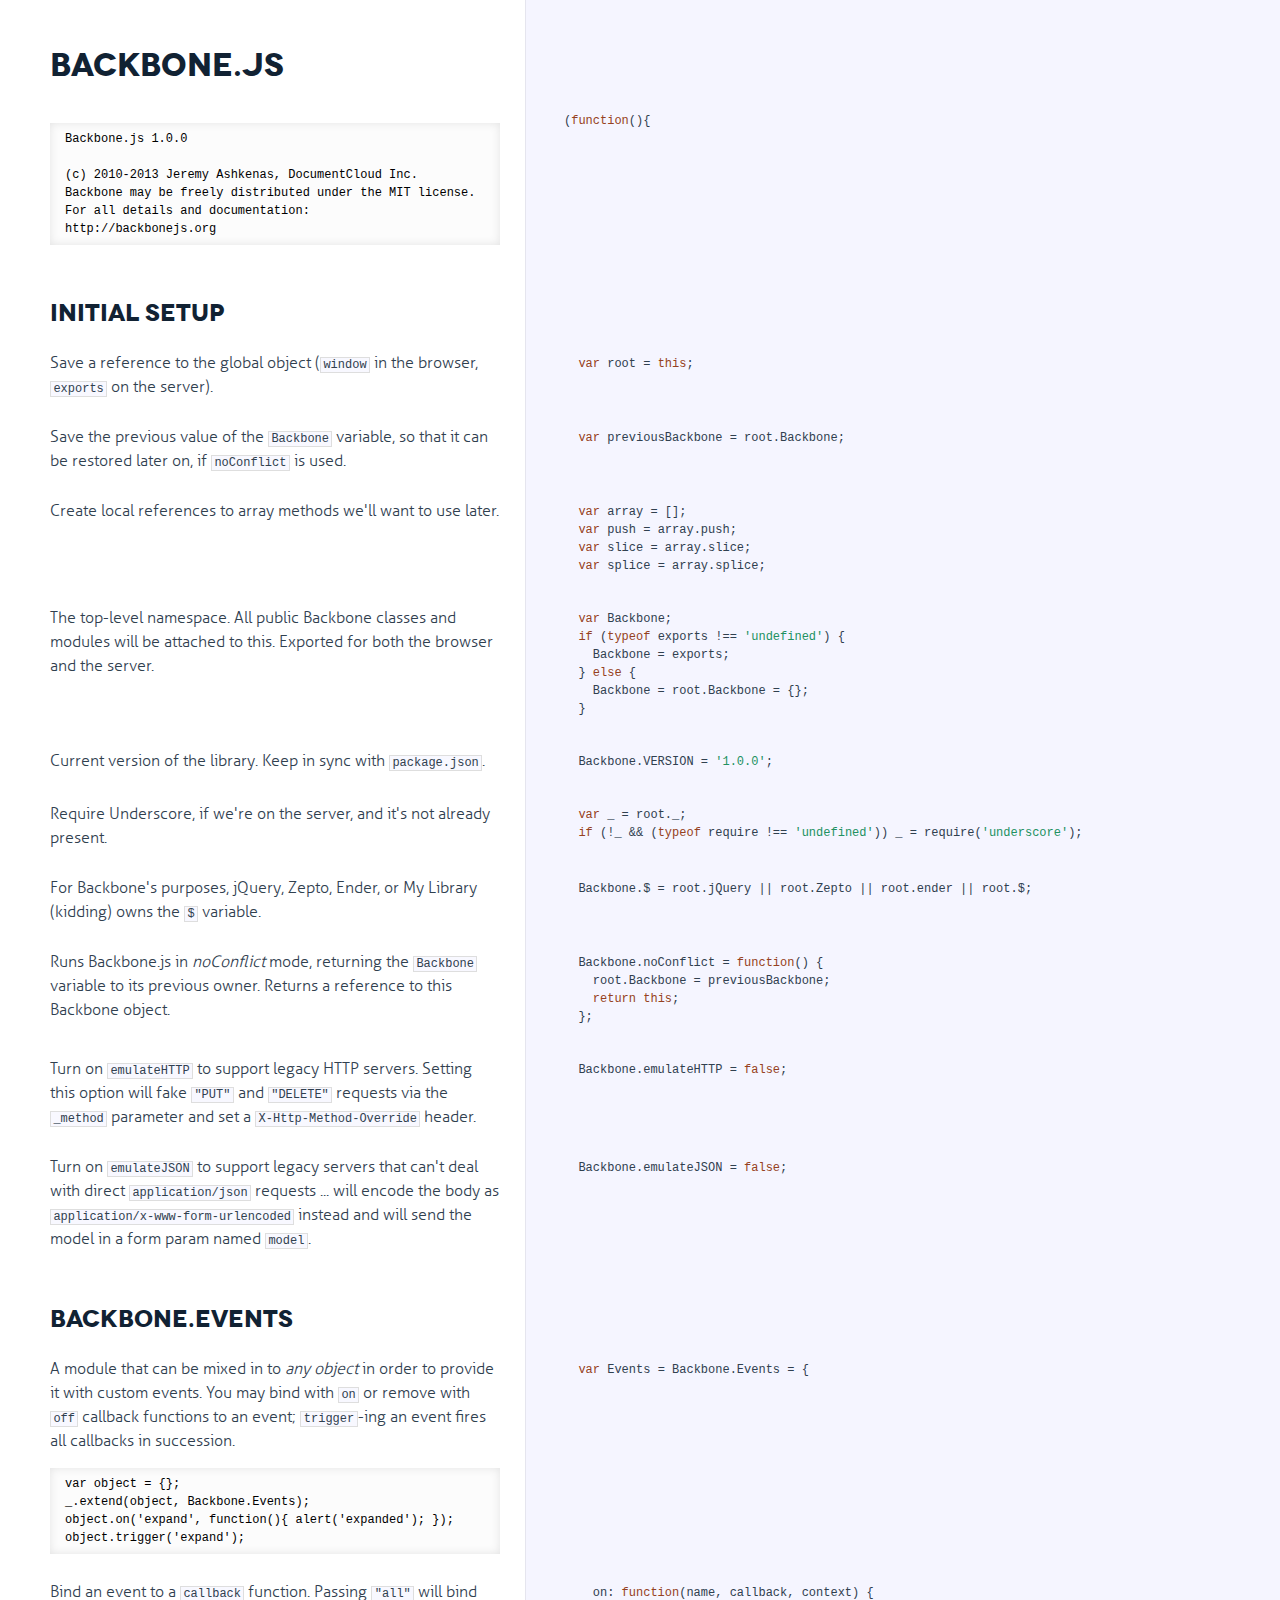
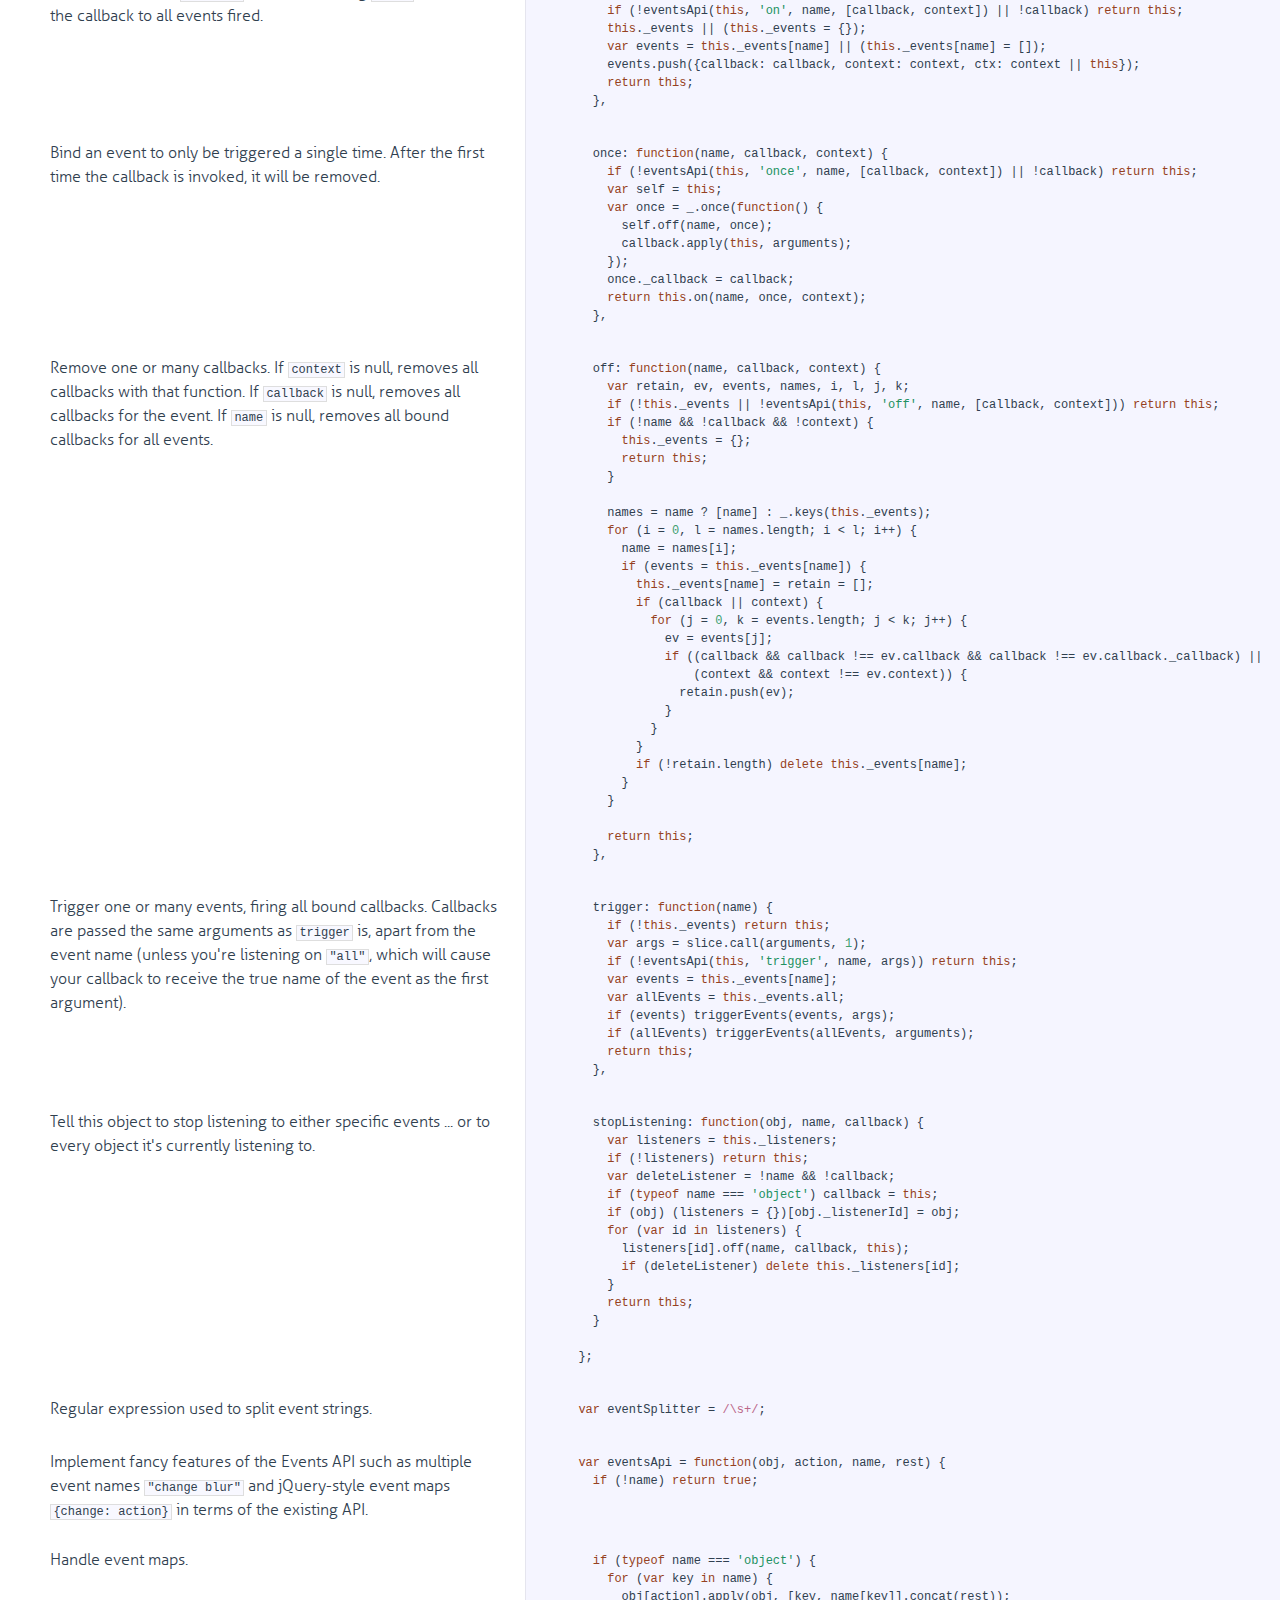
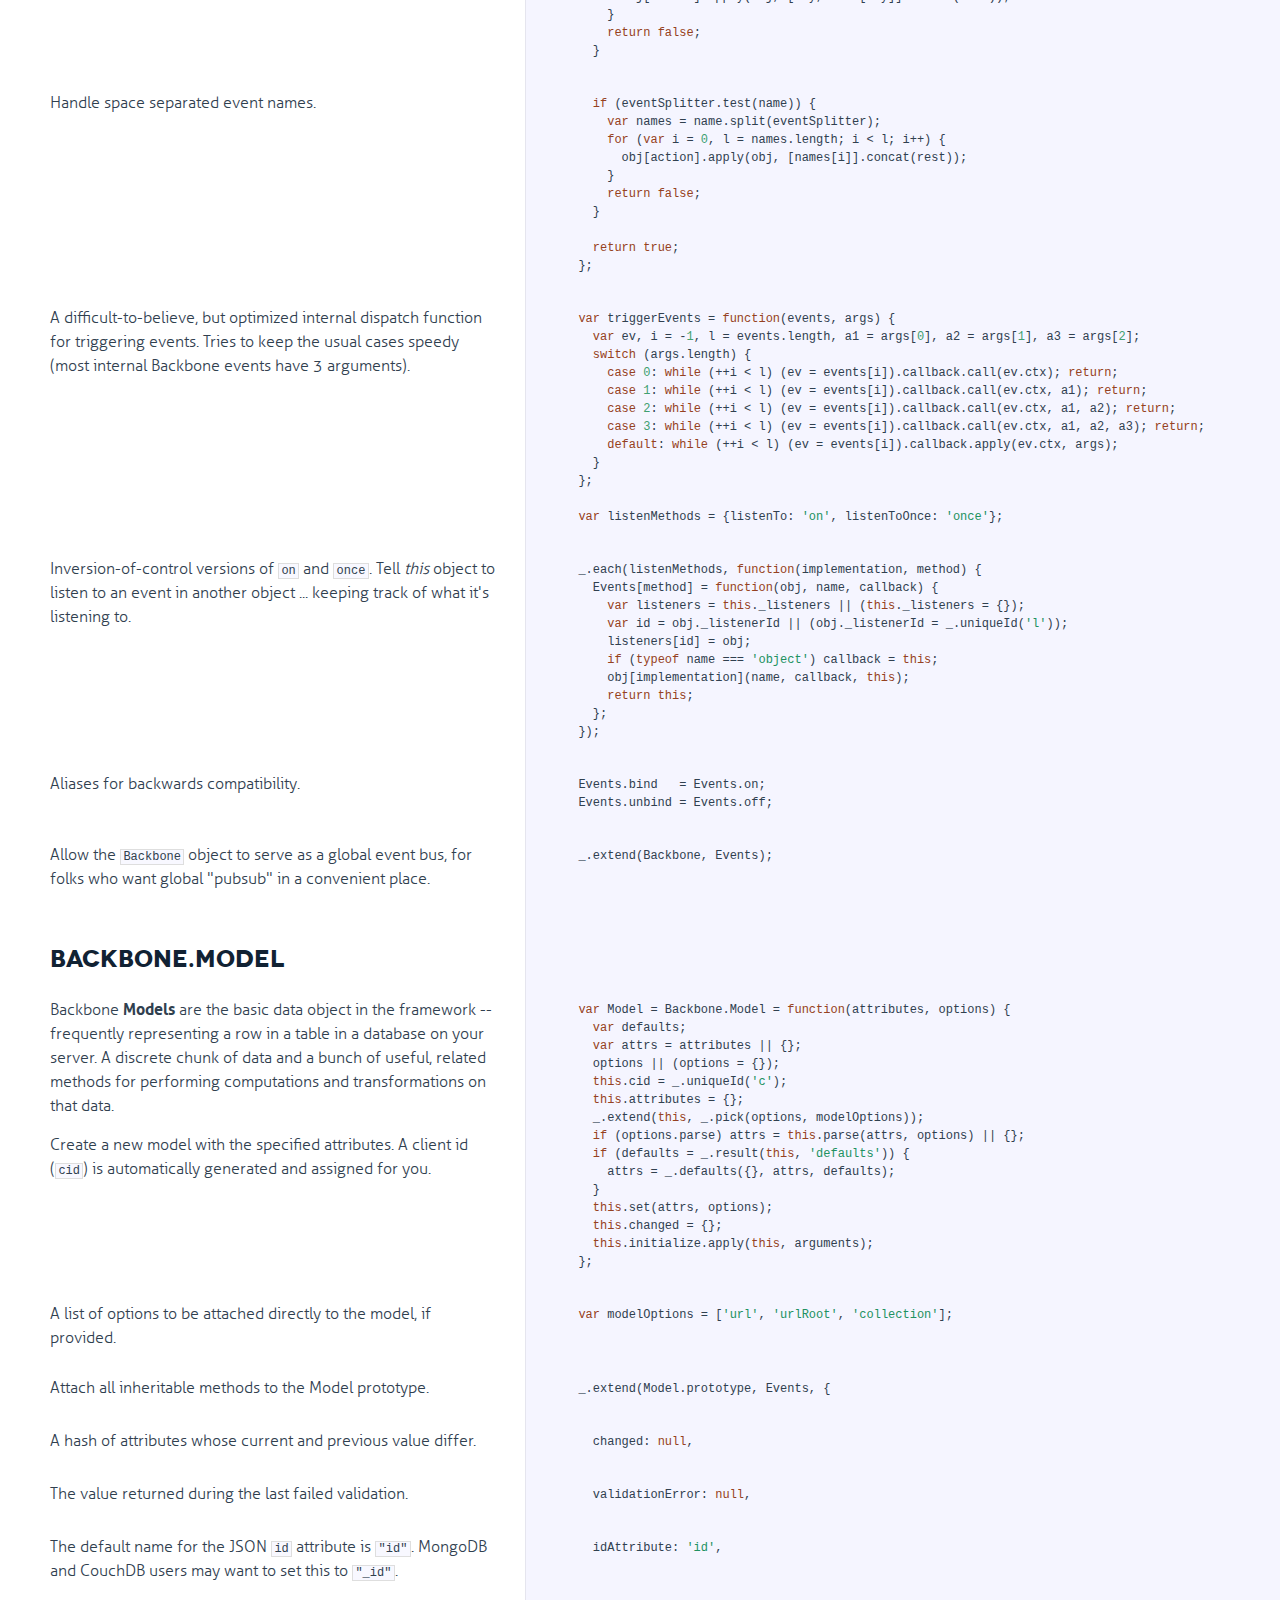
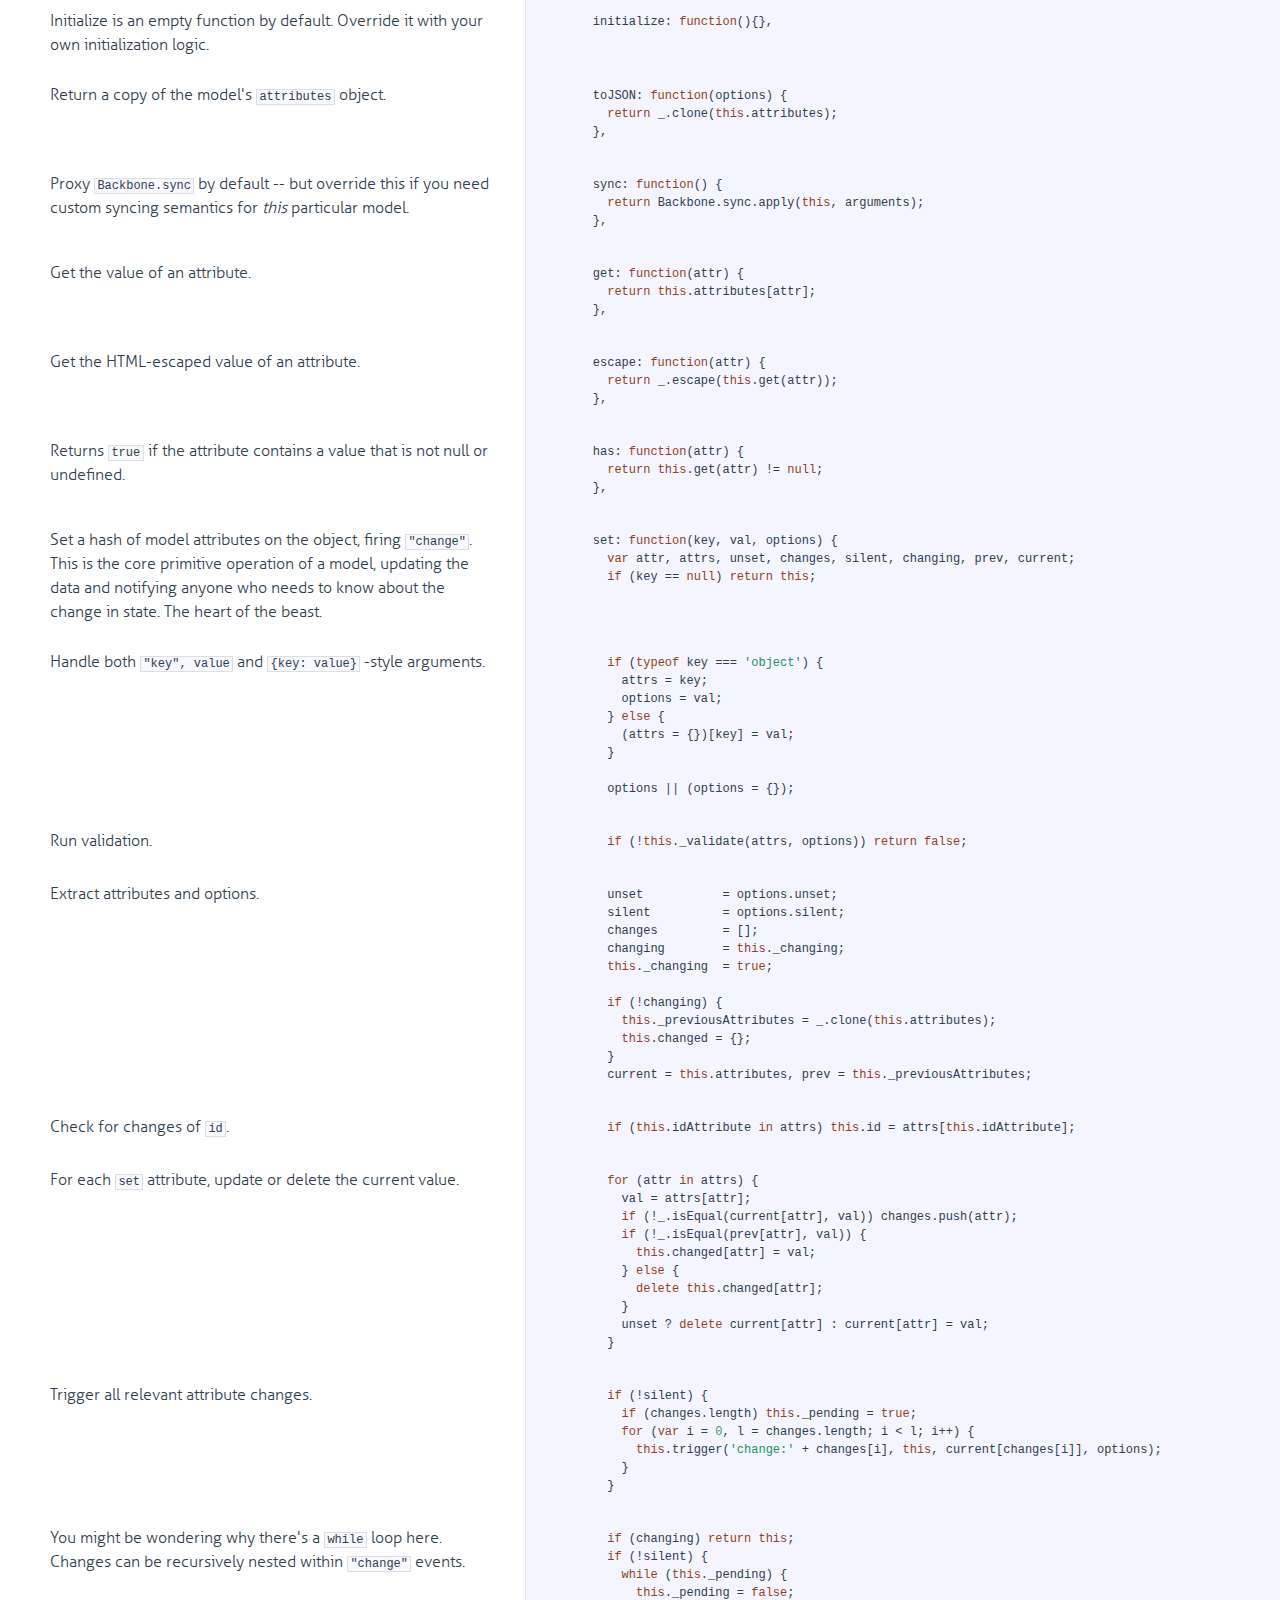
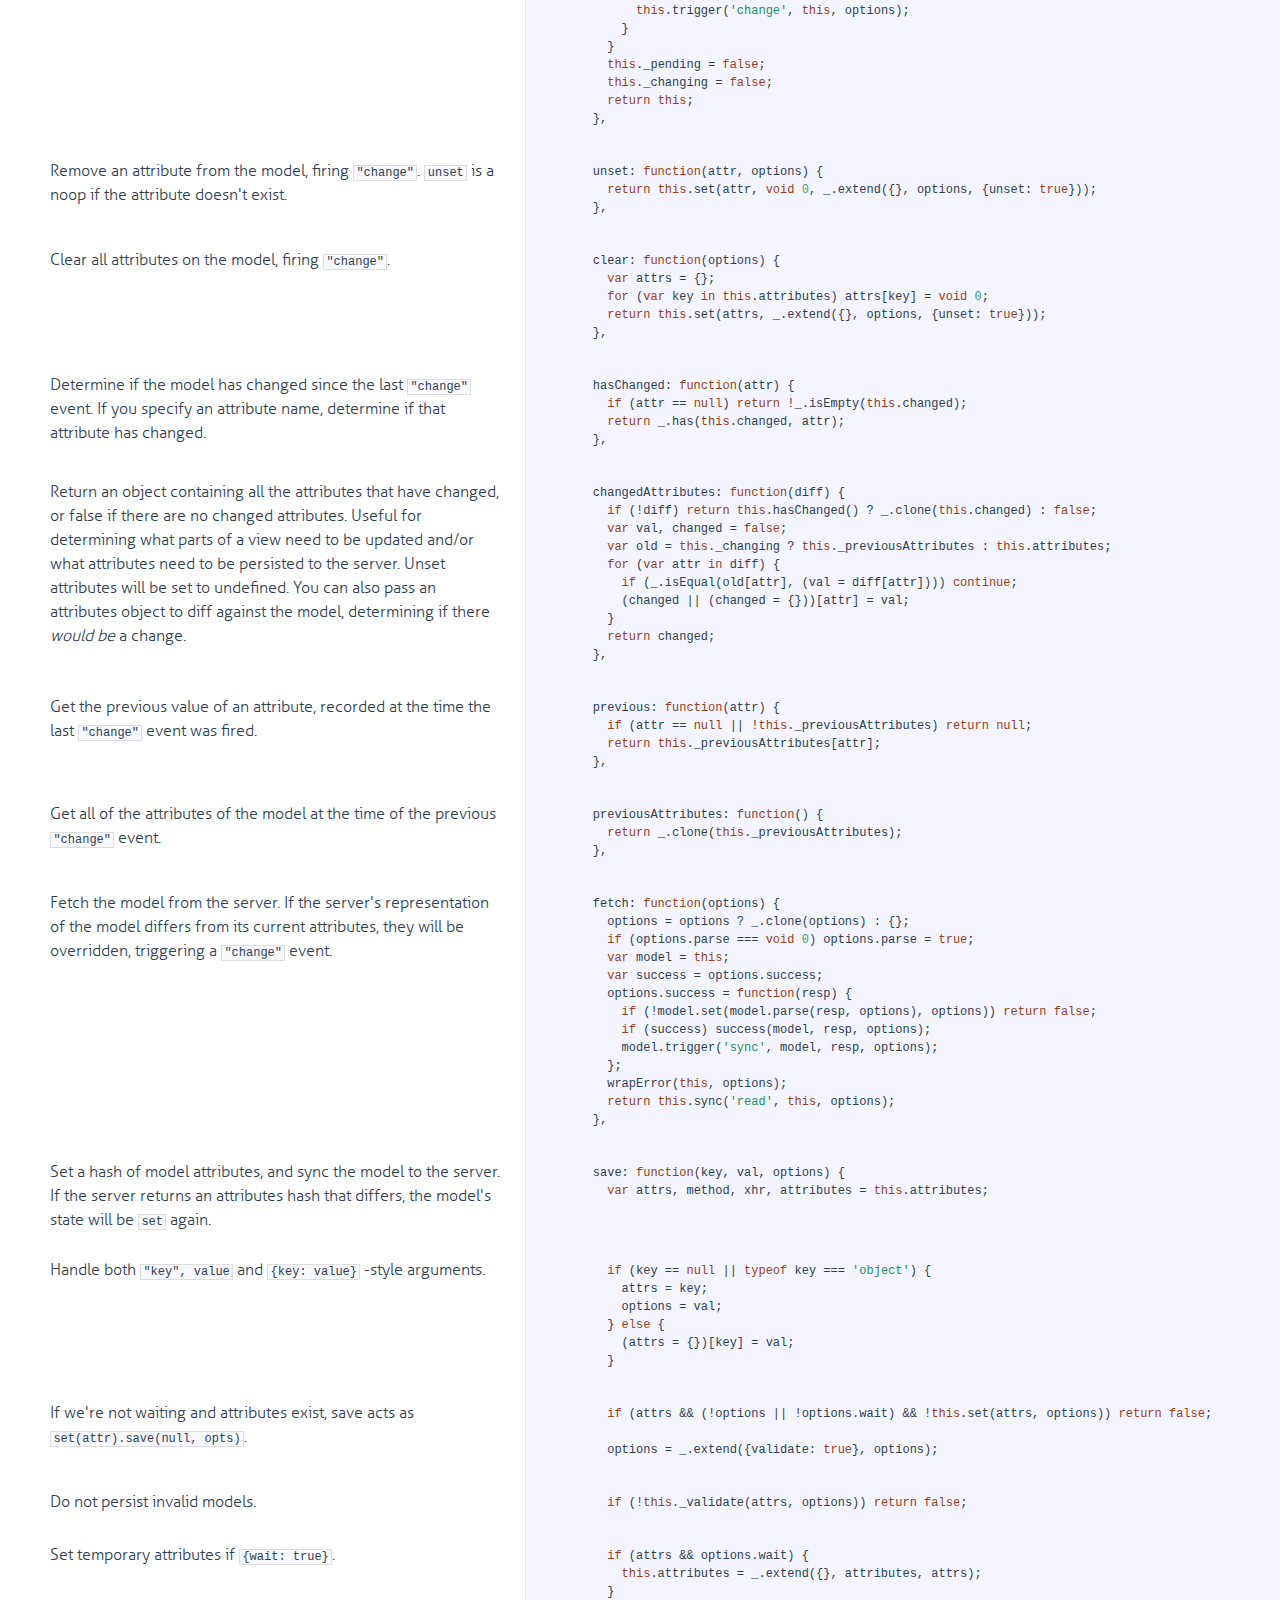
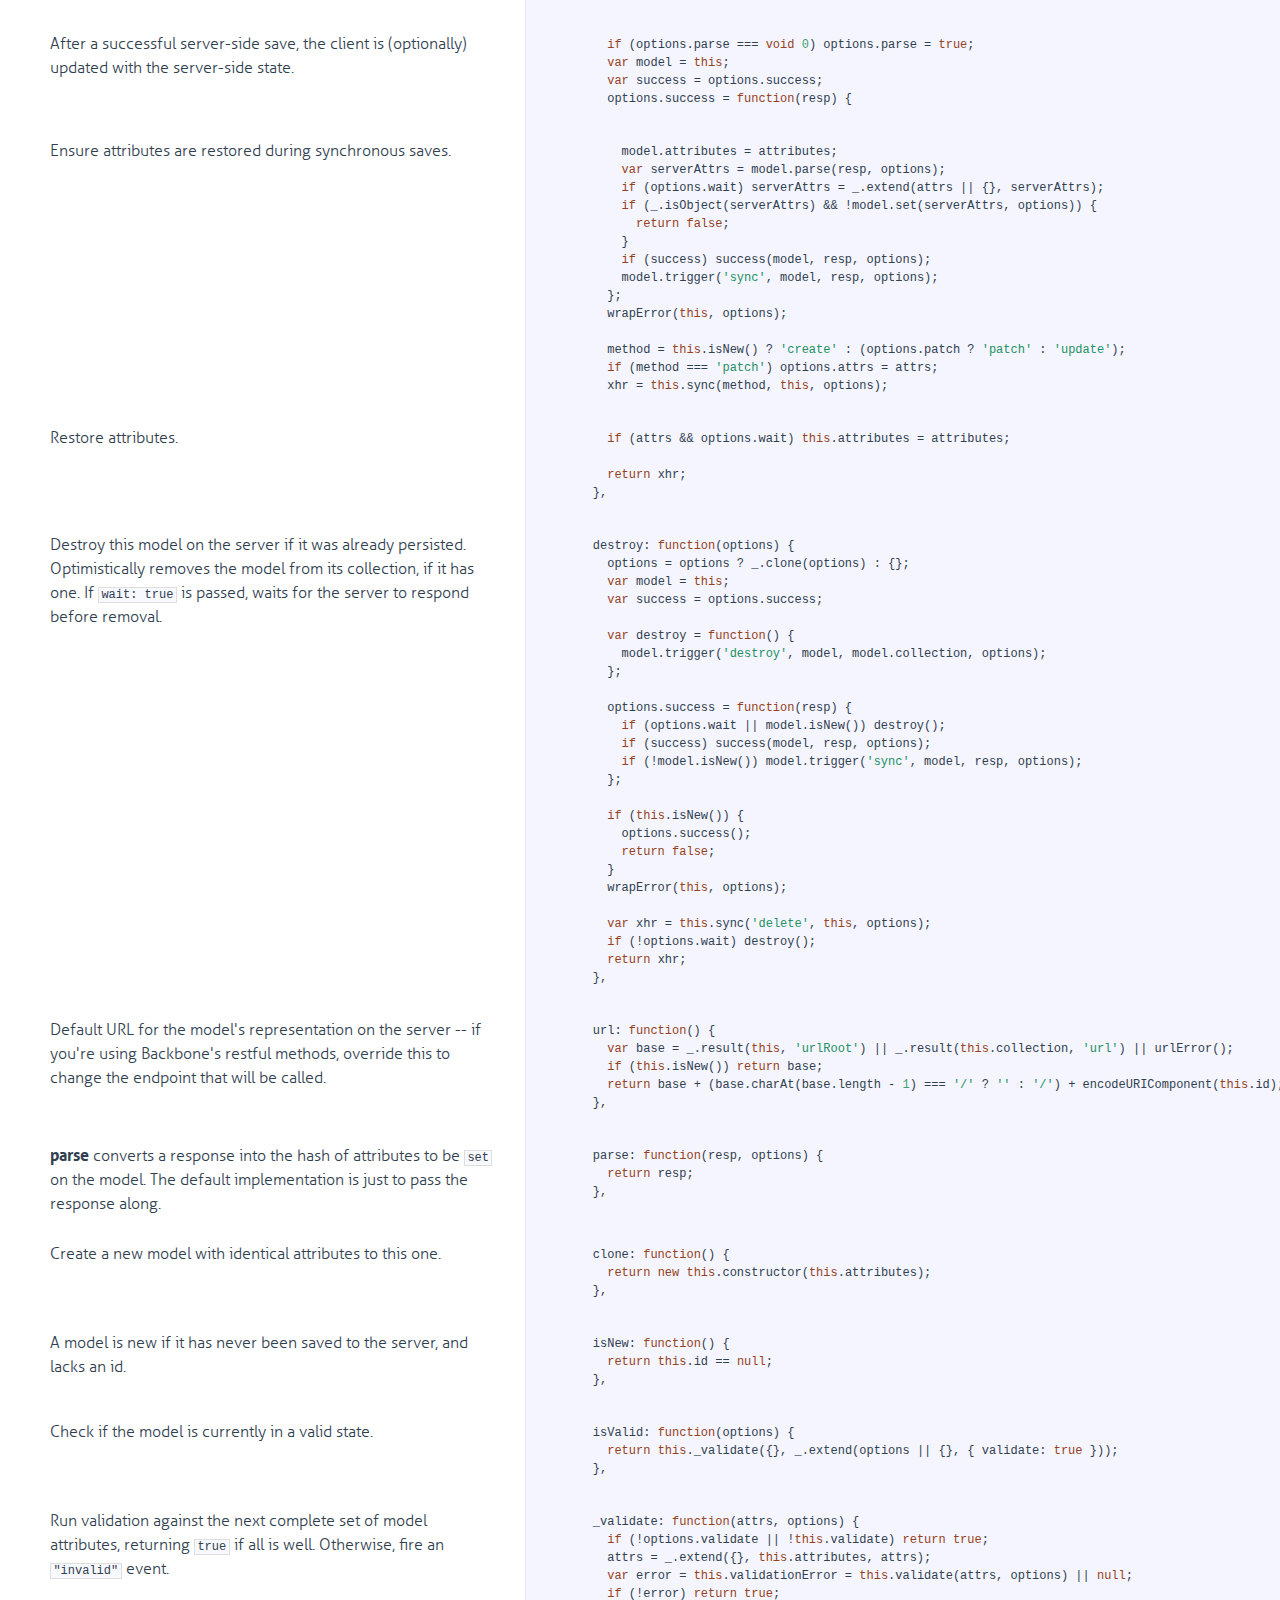
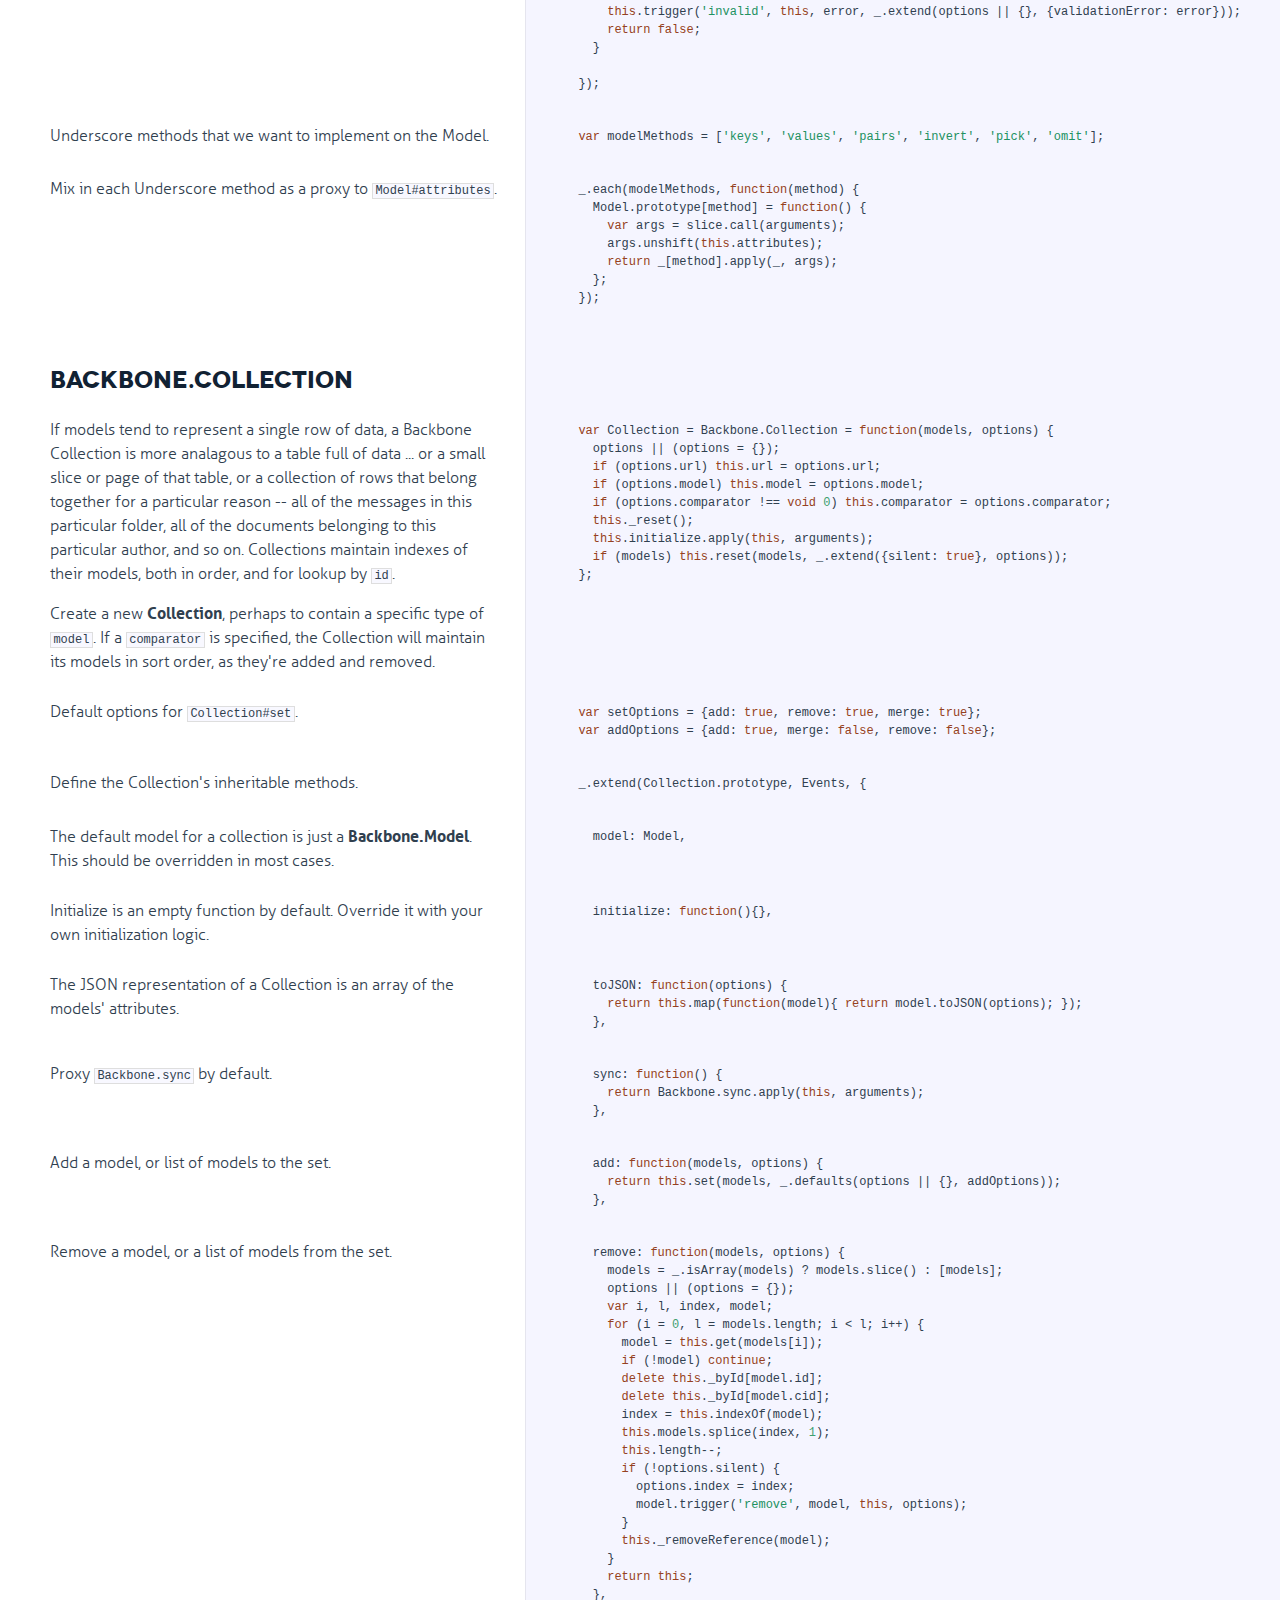
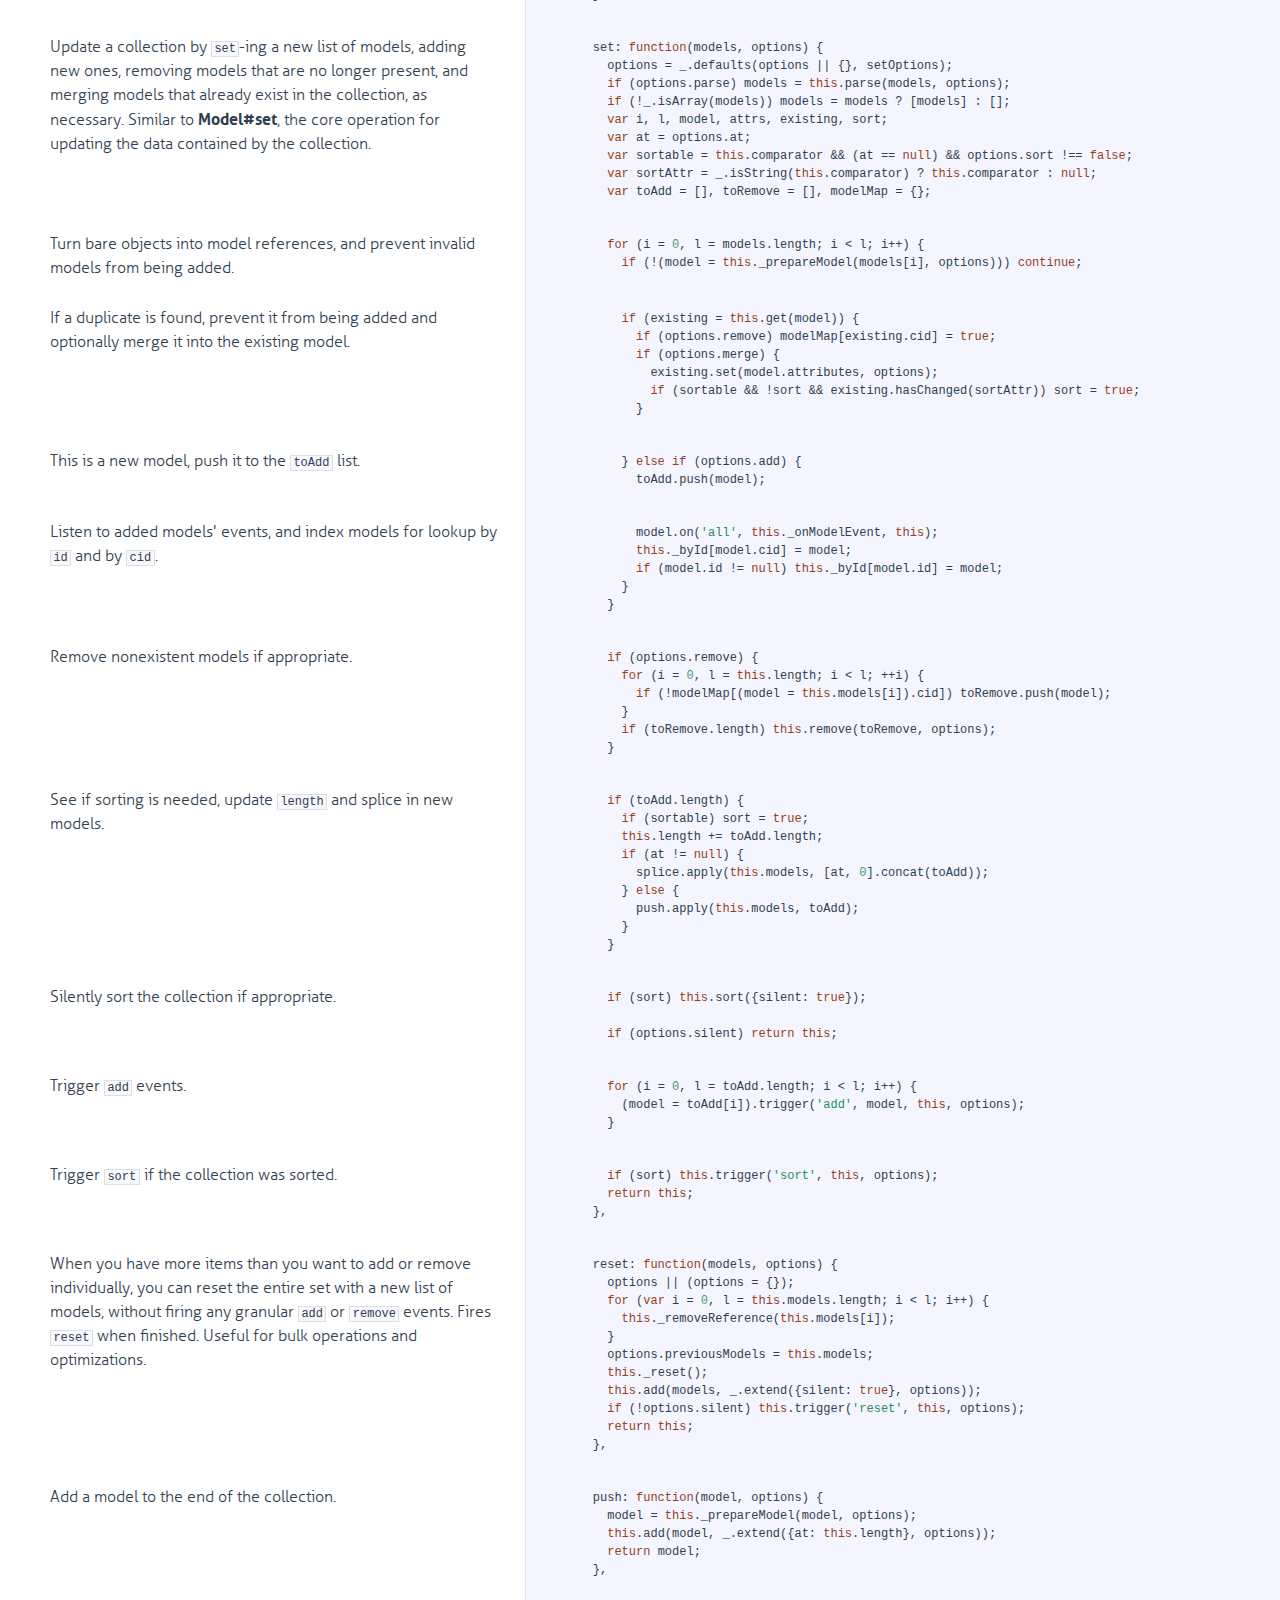
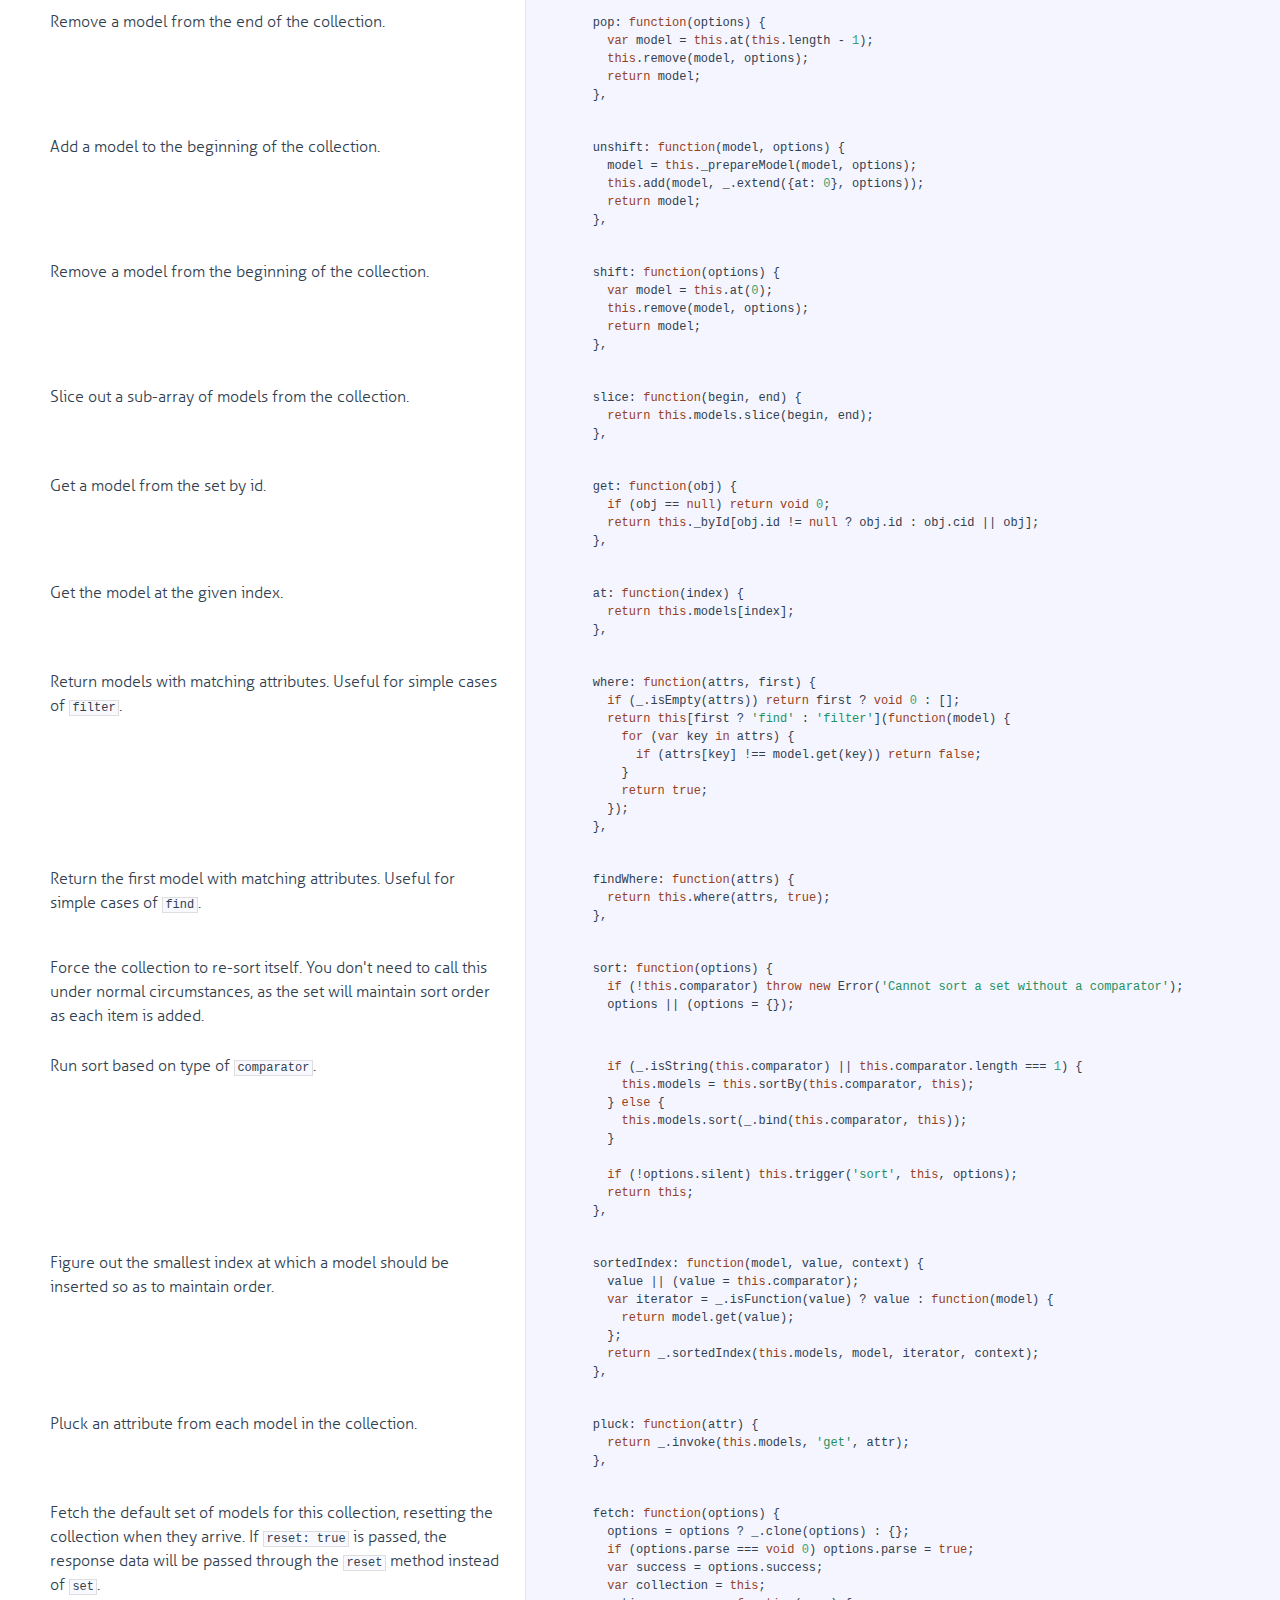
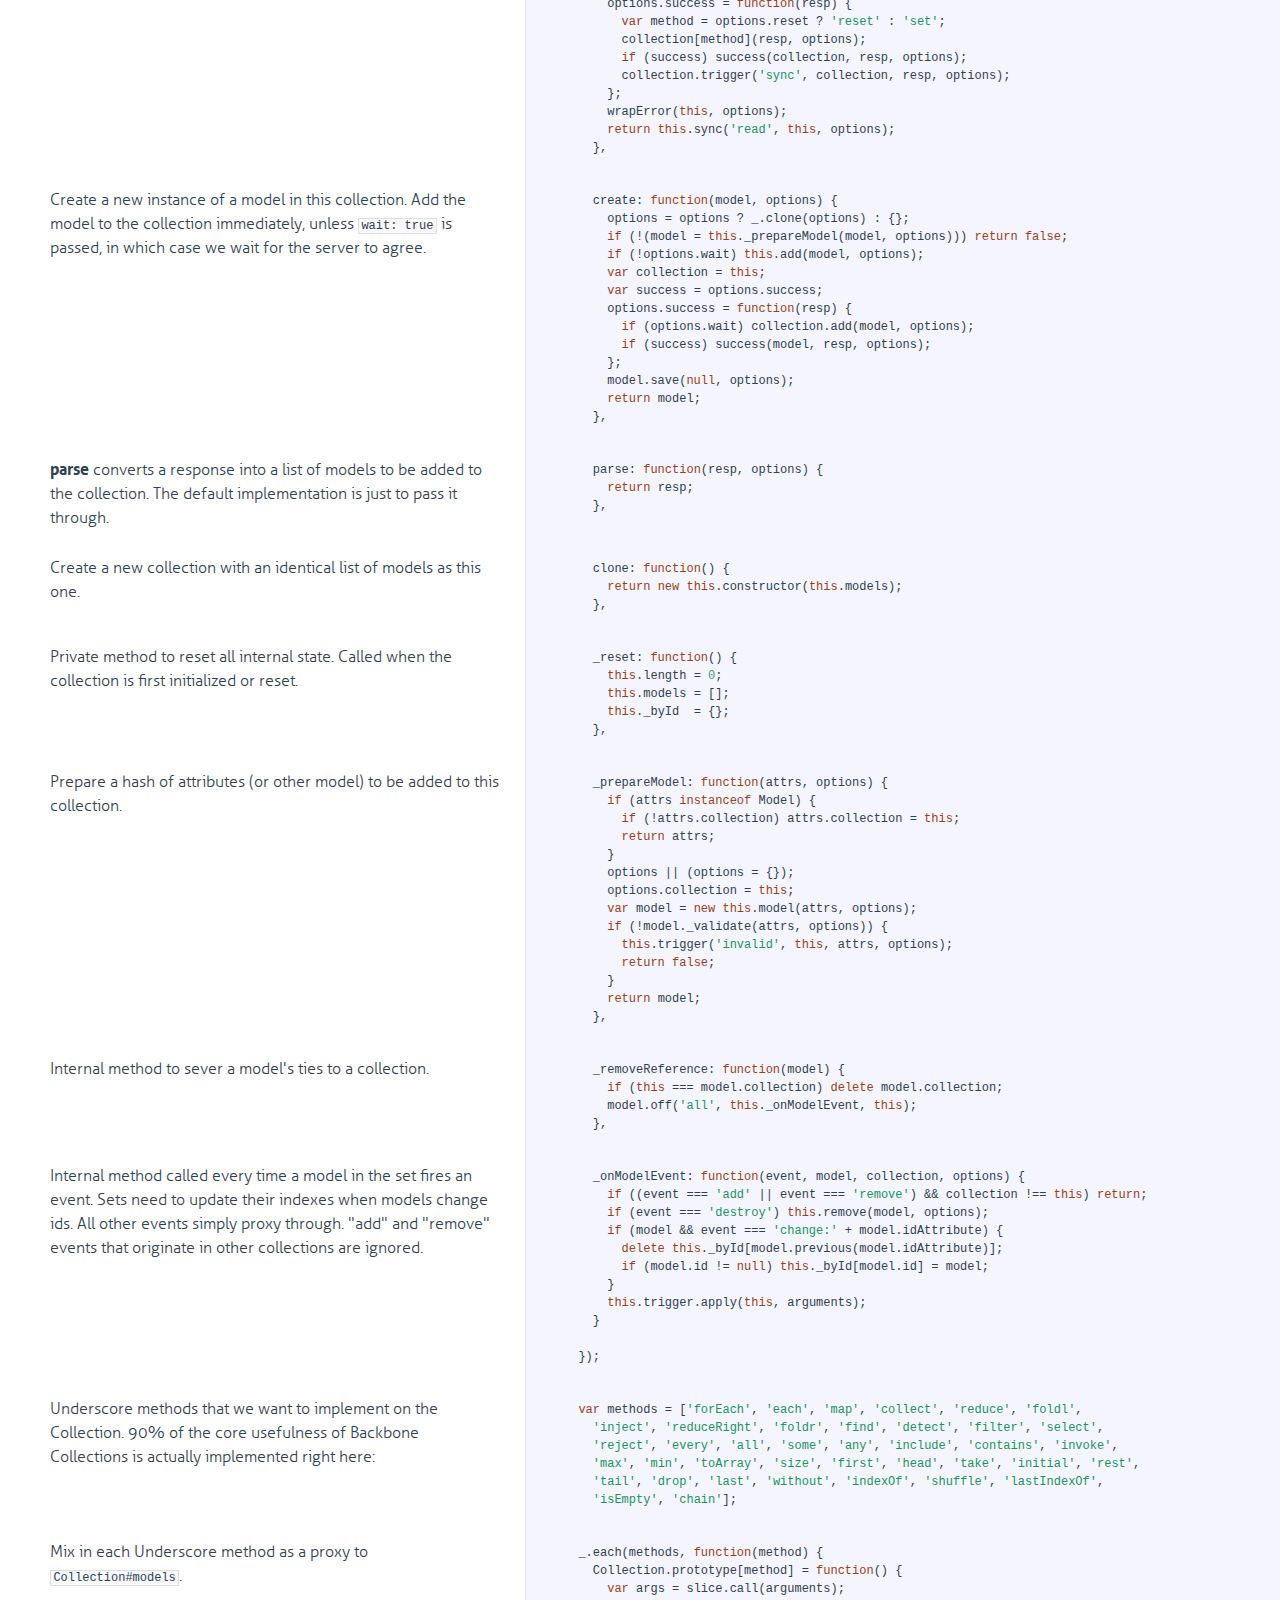
<file: components/backbone/docs/backbone.html>
<!DOCTYPE html>

<html>
<head>
  <title>backbone.js</title>
  <meta http-equiv="content-type" content="text/html; charset=UTF-8">
  <meta name="viewport" content="width=device-width, target-densitydpi=160dpi, initial-scale=1.0; maximum-scale=1.0; user-scalable=0;">
  <link rel="stylesheet" media="all" href="docco.css" />
</head>
<body>
  <div id="container">
    <div id="background"></div>
    
    <ul class="sections">
        
          <li id="title">
              <div class="annotation">
                  <h1>backbone.js</h1>
              </div>
          </li>
        
        
        
        <li id="section-1">
            <div class="annotation">
              
              <div class="pilwrap ">
                <a class="pilcrow" href="#section-1">&#182;</a>
              </div>
              <pre><code>Backbone.js 1.0.0

(c) 2010-2013 Jeremy Ashkenas, DocumentCloud Inc.
Backbone may be freely distributed under the MIT license.
For all details and documentation:
http://backbonejs.org</code></pre>

            </div>
            
            <div class="content"><div class='highlight'><pre>(<span class="keyword">function</span>(){</pre></div></div>
            
        </li>
        
        
        <li id="section-2">
            <div class="annotation">
              
              <div class="pilwrap for-h2">
                <a class="pilcrow" href="#section-2">&#182;</a>
              </div>
              <h2>Initial Setup</h2>

            </div>
            
        </li>
        
        
        <li id="section-3">
            <div class="annotation">
              
              <div class="pilwrap ">
                <a class="pilcrow" href="#section-3">&#182;</a>
              </div>
              <p>Save a reference to the global object (<code>window</code> in the browser, <code>exports</code>
on the server).
</p>

            </div>
            
            <div class="content"><div class='highlight'><pre>  <span class="keyword">var</span> root = <span class="keyword">this</span>;</pre></div></div>
            
        </li>
        
        
        <li id="section-4">
            <div class="annotation">
              
              <div class="pilwrap ">
                <a class="pilcrow" href="#section-4">&#182;</a>
              </div>
              <p>Save the previous value of the <code>Backbone</code> variable, so that it can be
restored later on, if <code>noConflict</code> is used.
</p>

            </div>
            
            <div class="content"><div class='highlight'><pre>  <span class="keyword">var</span> previousBackbone = root.Backbone;</pre></div></div>
            
        </li>
        
        
        <li id="section-5">
            <div class="annotation">
              
              <div class="pilwrap ">
                <a class="pilcrow" href="#section-5">&#182;</a>
              </div>
              <p>Create local references to array methods we&#39;ll want to use later.
</p>

            </div>
            
            <div class="content"><div class='highlight'><pre>  <span class="keyword">var</span> array = [];
  <span class="keyword">var</span> push = array.push;
  <span class="keyword">var</span> slice = array.slice;
  <span class="keyword">var</span> splice = array.splice;</pre></div></div>
            
        </li>
        
        
        <li id="section-6">
            <div class="annotation">
              
              <div class="pilwrap ">
                <a class="pilcrow" href="#section-6">&#182;</a>
              </div>
              <p>The top-level namespace. All public Backbone classes and modules will
be attached to this. Exported for both the browser and the server.
</p>

            </div>
            
            <div class="content"><div class='highlight'><pre>  <span class="keyword">var</span> Backbone;
  <span class="keyword">if</span> (<span class="keyword">typeof</span> exports !== <span class="string">'undefined'</span>) {
    Backbone = exports;
  } <span class="keyword">else</span> {
    Backbone = root.Backbone = {};
  }</pre></div></div>
            
        </li>
        
        
        <li id="section-7">
            <div class="annotation">
              
              <div class="pilwrap ">
                <a class="pilcrow" href="#section-7">&#182;</a>
              </div>
              <p>Current version of the library. Keep in sync with <code>package.json</code>.
</p>

            </div>
            
            <div class="content"><div class='highlight'><pre>  Backbone.VERSION = <span class="string">'1.0.0'</span>;</pre></div></div>
            
        </li>
        
        
        <li id="section-8">
            <div class="annotation">
              
              <div class="pilwrap ">
                <a class="pilcrow" href="#section-8">&#182;</a>
              </div>
              <p>Require Underscore, if we&#39;re on the server, and it&#39;s not already present.
</p>

            </div>
            
            <div class="content"><div class='highlight'><pre>  <span class="keyword">var</span> _ = root._;
  <span class="keyword">if</span> (!_ &amp;&amp; (<span class="keyword">typeof</span> require !== <span class="string">'undefined'</span>)) _ = require(<span class="string">'underscore'</span>);</pre></div></div>
            
        </li>
        
        
        <li id="section-9">
            <div class="annotation">
              
              <div class="pilwrap ">
                <a class="pilcrow" href="#section-9">&#182;</a>
              </div>
              <p>For Backbone&#39;s purposes, jQuery, Zepto, Ender, or My Library (kidding) owns
the <code>$</code> variable.
</p>

            </div>
            
            <div class="content"><div class='highlight'><pre>  Backbone.$ = root.jQuery || root.Zepto || root.ender || root.$;</pre></div></div>
            
        </li>
        
        
        <li id="section-10">
            <div class="annotation">
              
              <div class="pilwrap ">
                <a class="pilcrow" href="#section-10">&#182;</a>
              </div>
              <p>Runs Backbone.js in <em>noConflict</em> mode, returning the <code>Backbone</code> variable
to its previous owner. Returns a reference to this Backbone object.
</p>

            </div>
            
            <div class="content"><div class='highlight'><pre>  Backbone.noConflict = <span class="keyword">function</span>() {
    root.Backbone = previousBackbone;
    <span class="keyword">return</span> <span class="keyword">this</span>;
  };</pre></div></div>
            
        </li>
        
        
        <li id="section-11">
            <div class="annotation">
              
              <div class="pilwrap ">
                <a class="pilcrow" href="#section-11">&#182;</a>
              </div>
              <p>Turn on <code>emulateHTTP</code> to support legacy HTTP servers. Setting this option
will fake <code>&quot;PUT&quot;</code> and <code>&quot;DELETE&quot;</code> requests via the <code>_method</code> parameter and
set a <code>X-Http-Method-Override</code> header.
</p>

            </div>
            
            <div class="content"><div class='highlight'><pre>  Backbone.emulateHTTP = <span class="literal">false</span>;</pre></div></div>
            
        </li>
        
        
        <li id="section-12">
            <div class="annotation">
              
              <div class="pilwrap ">
                <a class="pilcrow" href="#section-12">&#182;</a>
              </div>
              <p>Turn on <code>emulateJSON</code> to support legacy servers that can&#39;t deal with direct
<code>application/json</code> requests ... will encode the body as
<code>application/x-www-form-urlencoded</code> instead and will send the model in a
form param named <code>model</code>.
</p>

            </div>
            
            <div class="content"><div class='highlight'><pre>  Backbone.emulateJSON = <span class="literal">false</span>;</pre></div></div>
            
        </li>
        
        
        <li id="section-13">
            <div class="annotation">
              
              <div class="pilwrap for-h2">
                <a class="pilcrow" href="#section-13">&#182;</a>
              </div>
              <h2>Backbone.Events</h2>

            </div>
            
        </li>
        
        
        <li id="section-14">
            <div class="annotation">
              
              <div class="pilwrap ">
                <a class="pilcrow" href="#section-14">&#182;</a>
              </div>
              <p>A module that can be mixed in to <em>any object</em> in order to provide it with
custom events. You may bind with <code>on</code> or remove with <code>off</code> callback
functions to an event; <code>trigger</code>-ing an event fires all callbacks in
succession.

</p>
<pre><code>var object = {};
_.extend(object, Backbone.Events);
object.on(&#39;expand&#39;, function(){ alert(&#39;expanded&#39;); });
object.trigger(&#39;expand&#39;);</code></pre>

            </div>
            
            <div class="content"><div class='highlight'><pre>  <span class="keyword">var</span> Events = Backbone.Events = {</pre></div></div>
            
        </li>
        
        
        <li id="section-15">
            <div class="annotation">
              
              <div class="pilwrap ">
                <a class="pilcrow" href="#section-15">&#182;</a>
              </div>
              <p>Bind an event to a <code>callback</code> function. Passing <code>&quot;all&quot;</code> will bind
the callback to all events fired.
</p>

            </div>
            
            <div class="content"><div class='highlight'><pre>    on: <span class="keyword">function</span>(name, callback, context) {
      <span class="keyword">if</span> (!eventsApi(<span class="keyword">this</span>, <span class="string">'on'</span>, name, [callback, context]) || !callback) <span class="keyword">return</span> <span class="keyword">this</span>;
      <span class="keyword">this</span>._events || (<span class="keyword">this</span>._events = {});
      <span class="keyword">var</span> events = <span class="keyword">this</span>._events[name] || (<span class="keyword">this</span>._events[name] = []);
      events.push({callback: callback, context: context, ctx: context || <span class="keyword">this</span>});
      <span class="keyword">return</span> <span class="keyword">this</span>;
    },</pre></div></div>
            
        </li>
        
        
        <li id="section-16">
            <div class="annotation">
              
              <div class="pilwrap ">
                <a class="pilcrow" href="#section-16">&#182;</a>
              </div>
              <p>Bind an event to only be triggered a single time. After the first time
the callback is invoked, it will be removed.
</p>

            </div>
            
            <div class="content"><div class='highlight'><pre>    once: <span class="keyword">function</span>(name, callback, context) {
      <span class="keyword">if</span> (!eventsApi(<span class="keyword">this</span>, <span class="string">'once'</span>, name, [callback, context]) || !callback) <span class="keyword">return</span> <span class="keyword">this</span>;
      <span class="keyword">var</span> self = <span class="keyword">this</span>;
      <span class="keyword">var</span> once = _.once(<span class="keyword">function</span>() {
        self.off(name, once);
        callback.apply(<span class="keyword">this</span>, arguments);
      });
      once._callback = callback;
      <span class="keyword">return</span> <span class="keyword">this</span>.on(name, once, context);
    },</pre></div></div>
            
        </li>
        
        
        <li id="section-17">
            <div class="annotation">
              
              <div class="pilwrap ">
                <a class="pilcrow" href="#section-17">&#182;</a>
              </div>
              <p>Remove one or many callbacks. If <code>context</code> is null, removes all
callbacks with that function. If <code>callback</code> is null, removes all
callbacks for the event. If <code>name</code> is null, removes all bound
callbacks for all events.
</p>

            </div>
            
            <div class="content"><div class='highlight'><pre>    off: <span class="keyword">function</span>(name, callback, context) {
      <span class="keyword">var</span> retain, ev, events, names, i, l, j, k;
      <span class="keyword">if</span> (!<span class="keyword">this</span>._events || !eventsApi(<span class="keyword">this</span>, <span class="string">'off'</span>, name, [callback, context])) <span class="keyword">return</span> <span class="keyword">this</span>;
      <span class="keyword">if</span> (!name &amp;&amp; !callback &amp;&amp; !context) {
        <span class="keyword">this</span>._events = {};
        <span class="keyword">return</span> <span class="keyword">this</span>;
      }

      names = name ? [name] : _.keys(<span class="keyword">this</span>._events);
      <span class="keyword">for</span> (i = <span class="number">0</span>, l = names.length; i &lt; l; i++) {
        name = names[i];
        <span class="keyword">if</span> (events = <span class="keyword">this</span>._events[name]) {
          <span class="keyword">this</span>._events[name] = retain = [];
          <span class="keyword">if</span> (callback || context) {
            <span class="keyword">for</span> (j = <span class="number">0</span>, k = events.length; j &lt; k; j++) {
              ev = events[j];
              <span class="keyword">if</span> ((callback &amp;&amp; callback !== ev.callback &amp;&amp; callback !== ev.callback._callback) ||
                  (context &amp;&amp; context !== ev.context)) {
                retain.push(ev);
              }
            }
          }
          <span class="keyword">if</span> (!retain.length) <span class="keyword">delete</span> <span class="keyword">this</span>._events[name];
        }
      }

      <span class="keyword">return</span> <span class="keyword">this</span>;
    },</pre></div></div>
            
        </li>
        
        
        <li id="section-18">
            <div class="annotation">
              
              <div class="pilwrap ">
                <a class="pilcrow" href="#section-18">&#182;</a>
              </div>
              <p>Trigger one or many events, firing all bound callbacks. Callbacks are
passed the same arguments as <code>trigger</code> is, apart from the event name
(unless you&#39;re listening on <code>&quot;all&quot;</code>, which will cause your callback to
receive the true name of the event as the first argument).
</p>

            </div>
            
            <div class="content"><div class='highlight'><pre>    trigger: <span class="keyword">function</span>(name) {
      <span class="keyword">if</span> (!<span class="keyword">this</span>._events) <span class="keyword">return</span> <span class="keyword">this</span>;
      <span class="keyword">var</span> args = slice.call(arguments, <span class="number">1</span>);
      <span class="keyword">if</span> (!eventsApi(<span class="keyword">this</span>, <span class="string">'trigger'</span>, name, args)) <span class="keyword">return</span> <span class="keyword">this</span>;
      <span class="keyword">var</span> events = <span class="keyword">this</span>._events[name];
      <span class="keyword">var</span> allEvents = <span class="keyword">this</span>._events.all;
      <span class="keyword">if</span> (events) triggerEvents(events, args);
      <span class="keyword">if</span> (allEvents) triggerEvents(allEvents, arguments);
      <span class="keyword">return</span> <span class="keyword">this</span>;
    },</pre></div></div>
            
        </li>
        
        
        <li id="section-19">
            <div class="annotation">
              
              <div class="pilwrap ">
                <a class="pilcrow" href="#section-19">&#182;</a>
              </div>
              <p>Tell this object to stop listening to either specific events ... or
to every object it&#39;s currently listening to.
</p>

            </div>
            
            <div class="content"><div class='highlight'><pre>    stopListening: <span class="keyword">function</span>(obj, name, callback) {
      <span class="keyword">var</span> listeners = <span class="keyword">this</span>._listeners;
      <span class="keyword">if</span> (!listeners) <span class="keyword">return</span> <span class="keyword">this</span>;
      <span class="keyword">var</span> deleteListener = !name &amp;&amp; !callback;
      <span class="keyword">if</span> (<span class="keyword">typeof</span> name === <span class="string">'object'</span>) callback = <span class="keyword">this</span>;
      <span class="keyword">if</span> (obj) (listeners = {})[obj._listenerId] = obj;
      <span class="keyword">for</span> (<span class="keyword">var</span> id <span class="keyword">in</span> listeners) {
        listeners[id].off(name, callback, <span class="keyword">this</span>);
        <span class="keyword">if</span> (deleteListener) <span class="keyword">delete</span> <span class="keyword">this</span>._listeners[id];
      }
      <span class="keyword">return</span> <span class="keyword">this</span>;
    }

  };</pre></div></div>
            
        </li>
        
        
        <li id="section-20">
            <div class="annotation">
              
              <div class="pilwrap ">
                <a class="pilcrow" href="#section-20">&#182;</a>
              </div>
              <p>Regular expression used to split event strings.
</p>

            </div>
            
            <div class="content"><div class='highlight'><pre>  <span class="keyword">var</span> eventSplitter = <span class="regexp">/\s+/</span>;</pre></div></div>
            
        </li>
        
        
        <li id="section-21">
            <div class="annotation">
              
              <div class="pilwrap ">
                <a class="pilcrow" href="#section-21">&#182;</a>
              </div>
              <p>Implement fancy features of the Events API such as multiple event
names <code>&quot;change blur&quot;</code> and jQuery-style event maps <code>{change: action}</code>
in terms of the existing API.
</p>

            </div>
            
            <div class="content"><div class='highlight'><pre>  <span class="keyword">var</span> eventsApi = <span class="keyword">function</span>(obj, action, name, rest) {
    <span class="keyword">if</span> (!name) <span class="keyword">return</span> <span class="literal">true</span>;</pre></div></div>
            
        </li>
        
        
        <li id="section-22">
            <div class="annotation">
              
              <div class="pilwrap ">
                <a class="pilcrow" href="#section-22">&#182;</a>
              </div>
              <p>Handle event maps.
</p>

            </div>
            
            <div class="content"><div class='highlight'><pre>    <span class="keyword">if</span> (<span class="keyword">typeof</span> name === <span class="string">'object'</span>) {
      <span class="keyword">for</span> (<span class="keyword">var</span> key <span class="keyword">in</span> name) {
        obj[action].apply(obj, [key, name[key]].concat(rest));
      }
      <span class="keyword">return</span> <span class="literal">false</span>;
    }</pre></div></div>
            
        </li>
        
        
        <li id="section-23">
            <div class="annotation">
              
              <div class="pilwrap ">
                <a class="pilcrow" href="#section-23">&#182;</a>
              </div>
              <p>Handle space separated event names.
</p>

            </div>
            
            <div class="content"><div class='highlight'><pre>    <span class="keyword">if</span> (eventSplitter.test(name)) {
      <span class="keyword">var</span> names = name.split(eventSplitter);
      <span class="keyword">for</span> (<span class="keyword">var</span> i = <span class="number">0</span>, l = names.length; i &lt; l; i++) {
        obj[action].apply(obj, [names[i]].concat(rest));
      }
      <span class="keyword">return</span> <span class="literal">false</span>;
    }

    <span class="keyword">return</span> <span class="literal">true</span>;
  };</pre></div></div>
            
        </li>
        
        
        <li id="section-24">
            <div class="annotation">
              
              <div class="pilwrap ">
                <a class="pilcrow" href="#section-24">&#182;</a>
              </div>
              <p>A difficult-to-believe, but optimized internal dispatch function for
triggering events. Tries to keep the usual cases speedy (most internal
Backbone events have 3 arguments).
</p>

            </div>
            
            <div class="content"><div class='highlight'><pre>  <span class="keyword">var</span> triggerEvents = <span class="keyword">function</span>(events, args) {
    <span class="keyword">var</span> ev, i = -<span class="number">1</span>, l = events.length, a1 = args[<span class="number">0</span>], a2 = args[<span class="number">1</span>], a3 = args[<span class="number">2</span>];
    <span class="keyword">switch</span> (args.length) {
      <span class="keyword">case</span> <span class="number">0</span>: <span class="keyword">while</span> (++i &lt; l) (ev = events[i]).callback.call(ev.ctx); <span class="keyword">return</span>;
      <span class="keyword">case</span> <span class="number">1</span>: <span class="keyword">while</span> (++i &lt; l) (ev = events[i]).callback.call(ev.ctx, a1); <span class="keyword">return</span>;
      <span class="keyword">case</span> <span class="number">2</span>: <span class="keyword">while</span> (++i &lt; l) (ev = events[i]).callback.call(ev.ctx, a1, a2); <span class="keyword">return</span>;
      <span class="keyword">case</span> <span class="number">3</span>: <span class="keyword">while</span> (++i &lt; l) (ev = events[i]).callback.call(ev.ctx, a1, a2, a3); <span class="keyword">return</span>;
      <span class="keyword">default</span>: <span class="keyword">while</span> (++i &lt; l) (ev = events[i]).callback.apply(ev.ctx, args);
    }
  };

  <span class="keyword">var</span> listenMethods = {listenTo: <span class="string">'on'</span>, listenToOnce: <span class="string">'once'</span>};</pre></div></div>
            
        </li>
        
        
        <li id="section-25">
            <div class="annotation">
              
              <div class="pilwrap ">
                <a class="pilcrow" href="#section-25">&#182;</a>
              </div>
              <p>Inversion-of-control versions of <code>on</code> and <code>once</code>. Tell <em>this</em> object to
listen to an event in another object ... keeping track of what it&#39;s
listening to.
</p>

            </div>
            
            <div class="content"><div class='highlight'><pre>  _.each(listenMethods, <span class="keyword">function</span>(implementation, method) {
    Events[method] = <span class="keyword">function</span>(obj, name, callback) {
      <span class="keyword">var</span> listeners = <span class="keyword">this</span>._listeners || (<span class="keyword">this</span>._listeners = {});
      <span class="keyword">var</span> id = obj._listenerId || (obj._listenerId = _.uniqueId(<span class="string">'l'</span>));
      listeners[id] = obj;
      <span class="keyword">if</span> (<span class="keyword">typeof</span> name === <span class="string">'object'</span>) callback = <span class="keyword">this</span>;
      obj[implementation](name, callback, <span class="keyword">this</span>);
      <span class="keyword">return</span> <span class="keyword">this</span>;
    };
  });</pre></div></div>
            
        </li>
        
        
        <li id="section-26">
            <div class="annotation">
              
              <div class="pilwrap ">
                <a class="pilcrow" href="#section-26">&#182;</a>
              </div>
              <p>Aliases for backwards compatibility.
</p>

            </div>
            
            <div class="content"><div class='highlight'><pre>  Events.bind   = Events.on;
  Events.unbind = Events.off;</pre></div></div>
            
        </li>
        
        
        <li id="section-27">
            <div class="annotation">
              
              <div class="pilwrap ">
                <a class="pilcrow" href="#section-27">&#182;</a>
              </div>
              <p>Allow the <code>Backbone</code> object to serve as a global event bus, for folks who
want global &quot;pubsub&quot; in a convenient place.
</p>

            </div>
            
            <div class="content"><div class='highlight'><pre>  _.extend(Backbone, Events);</pre></div></div>
            
        </li>
        
        
        <li id="section-28">
            <div class="annotation">
              
              <div class="pilwrap for-h2">
                <a class="pilcrow" href="#section-28">&#182;</a>
              </div>
              <h2>Backbone.Model</h2>

            </div>
            
        </li>
        
        
        <li id="section-29">
            <div class="annotation">
              
              <div class="pilwrap ">
                <a class="pilcrow" href="#section-29">&#182;</a>
              </div>
              <p>Backbone <strong>Models</strong> are the basic data object in the framework --
frequently representing a row in a table in a database on your server.
A discrete chunk of data and a bunch of useful, related methods for
performing computations and transformations on that data.

</p>
<p>Create a new model with the specified attributes. A client id (<code>cid</code>)
is automatically generated and assigned for you.
</p>

            </div>
            
            <div class="content"><div class='highlight'><pre>  <span class="keyword">var</span> Model = Backbone.Model = <span class="keyword">function</span>(attributes, options) {
    <span class="keyword">var</span> defaults;
    <span class="keyword">var</span> attrs = attributes || {};
    options || (options = {});
    <span class="keyword">this</span>.cid = _.uniqueId(<span class="string">'c'</span>);
    <span class="keyword">this</span>.attributes = {};
    _.extend(<span class="keyword">this</span>, _.pick(options, modelOptions));
    <span class="keyword">if</span> (options.parse) attrs = <span class="keyword">this</span>.parse(attrs, options) || {};
    <span class="keyword">if</span> (defaults = _.result(<span class="keyword">this</span>, <span class="string">'defaults'</span>)) {
      attrs = _.defaults({}, attrs, defaults);
    }
    <span class="keyword">this</span>.set(attrs, options);
    <span class="keyword">this</span>.changed = {};
    <span class="keyword">this</span>.initialize.apply(<span class="keyword">this</span>, arguments);
  };</pre></div></div>
            
        </li>
        
        
        <li id="section-30">
            <div class="annotation">
              
              <div class="pilwrap ">
                <a class="pilcrow" href="#section-30">&#182;</a>
              </div>
              <p>A list of options to be attached directly to the model, if provided.
</p>

            </div>
            
            <div class="content"><div class='highlight'><pre>  <span class="keyword">var</span> modelOptions = [<span class="string">'url'</span>, <span class="string">'urlRoot'</span>, <span class="string">'collection'</span>];</pre></div></div>
            
        </li>
        
        
        <li id="section-31">
            <div class="annotation">
              
              <div class="pilwrap ">
                <a class="pilcrow" href="#section-31">&#182;</a>
              </div>
              <p>Attach all inheritable methods to the Model prototype.
</p>

            </div>
            
            <div class="content"><div class='highlight'><pre>  _.extend(Model.prototype, Events, {</pre></div></div>
            
        </li>
        
        
        <li id="section-32">
            <div class="annotation">
              
              <div class="pilwrap ">
                <a class="pilcrow" href="#section-32">&#182;</a>
              </div>
              <p>A hash of attributes whose current and previous value differ.
</p>

            </div>
            
            <div class="content"><div class='highlight'><pre>    changed: <span class="literal">null</span>,</pre></div></div>
            
        </li>
        
        
        <li id="section-33">
            <div class="annotation">
              
              <div class="pilwrap ">
                <a class="pilcrow" href="#section-33">&#182;</a>
              </div>
              <p>The value returned during the last failed validation.
</p>

            </div>
            
            <div class="content"><div class='highlight'><pre>    validationError: <span class="literal">null</span>,</pre></div></div>
            
        </li>
        
        
        <li id="section-34">
            <div class="annotation">
              
              <div class="pilwrap ">
                <a class="pilcrow" href="#section-34">&#182;</a>
              </div>
              <p>The default name for the JSON <code>id</code> attribute is <code>&quot;id&quot;</code>. MongoDB and
CouchDB users may want to set this to <code>&quot;_id&quot;</code>.
</p>

            </div>
            
            <div class="content"><div class='highlight'><pre>    idAttribute: <span class="string">'id'</span>,</pre></div></div>
            
        </li>
        
        
        <li id="section-35">
            <div class="annotation">
              
              <div class="pilwrap ">
                <a class="pilcrow" href="#section-35">&#182;</a>
              </div>
              <p>Initialize is an empty function by default. Override it with your own
initialization logic.
</p>

            </div>
            
            <div class="content"><div class='highlight'><pre>    initialize: <span class="keyword">function</span>(){},</pre></div></div>
            
        </li>
        
        
        <li id="section-36">
            <div class="annotation">
              
              <div class="pilwrap ">
                <a class="pilcrow" href="#section-36">&#182;</a>
              </div>
              <p>Return a copy of the model&#39;s <code>attributes</code> object.
</p>

            </div>
            
            <div class="content"><div class='highlight'><pre>    toJSON: <span class="keyword">function</span>(options) {
      <span class="keyword">return</span> _.clone(<span class="keyword">this</span>.attributes);
    },</pre></div></div>
            
        </li>
        
        
        <li id="section-37">
            <div class="annotation">
              
              <div class="pilwrap ">
                <a class="pilcrow" href="#section-37">&#182;</a>
              </div>
              <p>Proxy <code>Backbone.sync</code> by default -- but override this if you need
custom syncing semantics for <em>this</em> particular model.
</p>

            </div>
            
            <div class="content"><div class='highlight'><pre>    sync: <span class="keyword">function</span>() {
      <span class="keyword">return</span> Backbone.sync.apply(<span class="keyword">this</span>, arguments);
    },</pre></div></div>
            
        </li>
        
        
        <li id="section-38">
            <div class="annotation">
              
              <div class="pilwrap ">
                <a class="pilcrow" href="#section-38">&#182;</a>
              </div>
              <p>Get the value of an attribute.
</p>

            </div>
            
            <div class="content"><div class='highlight'><pre>    get: <span class="keyword">function</span>(attr) {
      <span class="keyword">return</span> <span class="keyword">this</span>.attributes[attr];
    },</pre></div></div>
            
        </li>
        
        
        <li id="section-39">
            <div class="annotation">
              
              <div class="pilwrap ">
                <a class="pilcrow" href="#section-39">&#182;</a>
              </div>
              <p>Get the HTML-escaped value of an attribute.
</p>

            </div>
            
            <div class="content"><div class='highlight'><pre>    escape: <span class="keyword">function</span>(attr) {
      <span class="keyword">return</span> _.escape(<span class="keyword">this</span>.get(attr));
    },</pre></div></div>
            
        </li>
        
        
        <li id="section-40">
            <div class="annotation">
              
              <div class="pilwrap ">
                <a class="pilcrow" href="#section-40">&#182;</a>
              </div>
              <p>Returns <code>true</code> if the attribute contains a value that is not null
or undefined.
</p>

            </div>
            
            <div class="content"><div class='highlight'><pre>    has: <span class="keyword">function</span>(attr) {
      <span class="keyword">return</span> <span class="keyword">this</span>.get(attr) != <span class="literal">null</span>;
    },</pre></div></div>
            
        </li>
        
        
        <li id="section-41">
            <div class="annotation">
              
              <div class="pilwrap ">
                <a class="pilcrow" href="#section-41">&#182;</a>
              </div>
              <p>Set a hash of model attributes on the object, firing <code>&quot;change&quot;</code>. This is
the core primitive operation of a model, updating the data and notifying
anyone who needs to know about the change in state. The heart of the beast.
</p>

            </div>
            
            <div class="content"><div class='highlight'><pre>    set: <span class="keyword">function</span>(key, val, options) {
      <span class="keyword">var</span> attr, attrs, unset, changes, silent, changing, prev, current;
      <span class="keyword">if</span> (key == <span class="literal">null</span>) <span class="keyword">return</span> <span class="keyword">this</span>;</pre></div></div>
            
        </li>
        
        
        <li id="section-42">
            <div class="annotation">
              
              <div class="pilwrap ">
                <a class="pilcrow" href="#section-42">&#182;</a>
              </div>
              <p>Handle both <code>&quot;key&quot;, value</code> and <code>{key: value}</code> -style arguments.
</p>

            </div>
            
            <div class="content"><div class='highlight'><pre>      <span class="keyword">if</span> (<span class="keyword">typeof</span> key === <span class="string">'object'</span>) {
        attrs = key;
        options = val;
      } <span class="keyword">else</span> {
        (attrs = {})[key] = val;
      }

      options || (options = {});</pre></div></div>
            
        </li>
        
        
        <li id="section-43">
            <div class="annotation">
              
              <div class="pilwrap ">
                <a class="pilcrow" href="#section-43">&#182;</a>
              </div>
              <p>Run validation.
</p>

            </div>
            
            <div class="content"><div class='highlight'><pre>      <span class="keyword">if</span> (!<span class="keyword">this</span>._validate(attrs, options)) <span class="keyword">return</span> <span class="literal">false</span>;</pre></div></div>
            
        </li>
        
        
        <li id="section-44">
            <div class="annotation">
              
              <div class="pilwrap ">
                <a class="pilcrow" href="#section-44">&#182;</a>
              </div>
              <p>Extract attributes and options.
</p>

            </div>
            
            <div class="content"><div class='highlight'><pre>      unset           = options.unset;
      silent          = options.silent;
      changes         = [];
      changing        = <span class="keyword">this</span>._changing;
      <span class="keyword">this</span>._changing  = <span class="literal">true</span>;

      <span class="keyword">if</span> (!changing) {
        <span class="keyword">this</span>._previousAttributes = _.clone(<span class="keyword">this</span>.attributes);
        <span class="keyword">this</span>.changed = {};
      }
      current = <span class="keyword">this</span>.attributes, prev = <span class="keyword">this</span>._previousAttributes;</pre></div></div>
            
        </li>
        
        
        <li id="section-45">
            <div class="annotation">
              
              <div class="pilwrap ">
                <a class="pilcrow" href="#section-45">&#182;</a>
              </div>
              <p>Check for changes of <code>id</code>.
</p>

            </div>
            
            <div class="content"><div class='highlight'><pre>      <span class="keyword">if</span> (<span class="keyword">this</span>.idAttribute <span class="keyword">in</span> attrs) <span class="keyword">this</span>.id = attrs[<span class="keyword">this</span>.idAttribute];</pre></div></div>
            
        </li>
        
        
        <li id="section-46">
            <div class="annotation">
              
              <div class="pilwrap ">
                <a class="pilcrow" href="#section-46">&#182;</a>
              </div>
              <p>For each <code>set</code> attribute, update or delete the current value.
</p>

            </div>
            
            <div class="content"><div class='highlight'><pre>      <span class="keyword">for</span> (attr <span class="keyword">in</span> attrs) {
        val = attrs[attr];
        <span class="keyword">if</span> (!_.isEqual(current[attr], val)) changes.push(attr);
        <span class="keyword">if</span> (!_.isEqual(prev[attr], val)) {
          <span class="keyword">this</span>.changed[attr] = val;
        } <span class="keyword">else</span> {
          <span class="keyword">delete</span> <span class="keyword">this</span>.changed[attr];
        }
        unset ? <span class="keyword">delete</span> current[attr] : current[attr] = val;
      }</pre></div></div>
            
        </li>
        
        
        <li id="section-47">
            <div class="annotation">
              
              <div class="pilwrap ">
                <a class="pilcrow" href="#section-47">&#182;</a>
              </div>
              <p>Trigger all relevant attribute changes.
</p>

            </div>
            
            <div class="content"><div class='highlight'><pre>      <span class="keyword">if</span> (!silent) {
        <span class="keyword">if</span> (changes.length) <span class="keyword">this</span>._pending = <span class="literal">true</span>;
        <span class="keyword">for</span> (<span class="keyword">var</span> i = <span class="number">0</span>, l = changes.length; i &lt; l; i++) {
          <span class="keyword">this</span>.trigger(<span class="string">'change:'</span> + changes[i], <span class="keyword">this</span>, current[changes[i]], options);
        }
      }</pre></div></div>
            
        </li>
        
        
        <li id="section-48">
            <div class="annotation">
              
              <div class="pilwrap ">
                <a class="pilcrow" href="#section-48">&#182;</a>
              </div>
              <p>You might be wondering why there&#39;s a <code>while</code> loop here. Changes can
be recursively nested within <code>&quot;change&quot;</code> events.
</p>

            </div>
            
            <div class="content"><div class='highlight'><pre>      <span class="keyword">if</span> (changing) <span class="keyword">return</span> <span class="keyword">this</span>;
      <span class="keyword">if</span> (!silent) {
        <span class="keyword">while</span> (<span class="keyword">this</span>._pending) {
          <span class="keyword">this</span>._pending = <span class="literal">false</span>;
          <span class="keyword">this</span>.trigger(<span class="string">'change'</span>, <span class="keyword">this</span>, options);
        }
      }
      <span class="keyword">this</span>._pending = <span class="literal">false</span>;
      <span class="keyword">this</span>._changing = <span class="literal">false</span>;
      <span class="keyword">return</span> <span class="keyword">this</span>;
    },</pre></div></div>
            
        </li>
        
        
        <li id="section-49">
            <div class="annotation">
              
              <div class="pilwrap ">
                <a class="pilcrow" href="#section-49">&#182;</a>
              </div>
              <p>Remove an attribute from the model, firing <code>&quot;change&quot;</code>. <code>unset</code> is a noop
if the attribute doesn&#39;t exist.
</p>

            </div>
            
            <div class="content"><div class='highlight'><pre>    unset: <span class="keyword">function</span>(attr, options) {
      <span class="keyword">return</span> <span class="keyword">this</span>.set(attr, <span class="keyword">void</span> <span class="number">0</span>, _.extend({}, options, {unset: <span class="literal">true</span>}));
    },</pre></div></div>
            
        </li>
        
        
        <li id="section-50">
            <div class="annotation">
              
              <div class="pilwrap ">
                <a class="pilcrow" href="#section-50">&#182;</a>
              </div>
              <p>Clear all attributes on the model, firing <code>&quot;change&quot;</code>.
</p>

            </div>
            
            <div class="content"><div class='highlight'><pre>    clear: <span class="keyword">function</span>(options) {
      <span class="keyword">var</span> attrs = {};
      <span class="keyword">for</span> (<span class="keyword">var</span> key <span class="keyword">in</span> <span class="keyword">this</span>.attributes) attrs[key] = <span class="keyword">void</span> <span class="number">0</span>;
      <span class="keyword">return</span> <span class="keyword">this</span>.set(attrs, _.extend({}, options, {unset: <span class="literal">true</span>}));
    },</pre></div></div>
            
        </li>
        
        
        <li id="section-51">
            <div class="annotation">
              
              <div class="pilwrap ">
                <a class="pilcrow" href="#section-51">&#182;</a>
              </div>
              <p>Determine if the model has changed since the last <code>&quot;change&quot;</code> event.
If you specify an attribute name, determine if that attribute has changed.
</p>

            </div>
            
            <div class="content"><div class='highlight'><pre>    hasChanged: <span class="keyword">function</span>(attr) {
      <span class="keyword">if</span> (attr == <span class="literal">null</span>) <span class="keyword">return</span> !_.isEmpty(<span class="keyword">this</span>.changed);
      <span class="keyword">return</span> _.has(<span class="keyword">this</span>.changed, attr);
    },</pre></div></div>
            
        </li>
        
        
        <li id="section-52">
            <div class="annotation">
              
              <div class="pilwrap ">
                <a class="pilcrow" href="#section-52">&#182;</a>
              </div>
              <p>Return an object containing all the attributes that have changed, or
false if there are no changed attributes. Useful for determining what
parts of a view need to be updated and/or what attributes need to be
persisted to the server. Unset attributes will be set to undefined.
You can also pass an attributes object to diff against the model,
determining if there <em>would be</em> a change.
</p>

            </div>
            
            <div class="content"><div class='highlight'><pre>    changedAttributes: <span class="keyword">function</span>(diff) {
      <span class="keyword">if</span> (!diff) <span class="keyword">return</span> <span class="keyword">this</span>.hasChanged() ? _.clone(<span class="keyword">this</span>.changed) : <span class="literal">false</span>;
      <span class="keyword">var</span> val, changed = <span class="literal">false</span>;
      <span class="keyword">var</span> old = <span class="keyword">this</span>._changing ? <span class="keyword">this</span>._previousAttributes : <span class="keyword">this</span>.attributes;
      <span class="keyword">for</span> (<span class="keyword">var</span> attr <span class="keyword">in</span> diff) {
        <span class="keyword">if</span> (_.isEqual(old[attr], (val = diff[attr]))) <span class="keyword">continue</span>;
        (changed || (changed = {}))[attr] = val;
      }
      <span class="keyword">return</span> changed;
    },</pre></div></div>
            
        </li>
        
        
        <li id="section-53">
            <div class="annotation">
              
              <div class="pilwrap ">
                <a class="pilcrow" href="#section-53">&#182;</a>
              </div>
              <p>Get the previous value of an attribute, recorded at the time the last
<code>&quot;change&quot;</code> event was fired.
</p>

            </div>
            
            <div class="content"><div class='highlight'><pre>    previous: <span class="keyword">function</span>(attr) {
      <span class="keyword">if</span> (attr == <span class="literal">null</span> || !<span class="keyword">this</span>._previousAttributes) <span class="keyword">return</span> <span class="literal">null</span>;
      <span class="keyword">return</span> <span class="keyword">this</span>._previousAttributes[attr];
    },</pre></div></div>
            
        </li>
        
        
        <li id="section-54">
            <div class="annotation">
              
              <div class="pilwrap ">
                <a class="pilcrow" href="#section-54">&#182;</a>
              </div>
              <p>Get all of the attributes of the model at the time of the previous
<code>&quot;change&quot;</code> event.
</p>

            </div>
            
            <div class="content"><div class='highlight'><pre>    previousAttributes: <span class="keyword">function</span>() {
      <span class="keyword">return</span> _.clone(<span class="keyword">this</span>._previousAttributes);
    },</pre></div></div>
            
        </li>
        
        
        <li id="section-55">
            <div class="annotation">
              
              <div class="pilwrap ">
                <a class="pilcrow" href="#section-55">&#182;</a>
              </div>
              <p>Fetch the model from the server. If the server&#39;s representation of the
model differs from its current attributes, they will be overridden,
triggering a <code>&quot;change&quot;</code> event.
</p>

            </div>
            
            <div class="content"><div class='highlight'><pre>    fetch: <span class="keyword">function</span>(options) {
      options = options ? _.clone(options) : {};
      <span class="keyword">if</span> (options.parse === <span class="keyword">void</span> <span class="number">0</span>) options.parse = <span class="literal">true</span>;
      <span class="keyword">var</span> model = <span class="keyword">this</span>;
      <span class="keyword">var</span> success = options.success;
      options.success = <span class="keyword">function</span>(resp) {
        <span class="keyword">if</span> (!model.set(model.parse(resp, options), options)) <span class="keyword">return</span> <span class="literal">false</span>;
        <span class="keyword">if</span> (success) success(model, resp, options);
        model.trigger(<span class="string">'sync'</span>, model, resp, options);
      };
      wrapError(<span class="keyword">this</span>, options);
      <span class="keyword">return</span> <span class="keyword">this</span>.sync(<span class="string">'read'</span>, <span class="keyword">this</span>, options);
    },</pre></div></div>
            
        </li>
        
        
        <li id="section-56">
            <div class="annotation">
              
              <div class="pilwrap ">
                <a class="pilcrow" href="#section-56">&#182;</a>
              </div>
              <p>Set a hash of model attributes, and sync the model to the server.
If the server returns an attributes hash that differs, the model&#39;s
state will be <code>set</code> again.
</p>

            </div>
            
            <div class="content"><div class='highlight'><pre>    save: <span class="keyword">function</span>(key, val, options) {
      <span class="keyword">var</span> attrs, method, xhr, attributes = <span class="keyword">this</span>.attributes;</pre></div></div>
            
        </li>
        
        
        <li id="section-57">
            <div class="annotation">
              
              <div class="pilwrap ">
                <a class="pilcrow" href="#section-57">&#182;</a>
              </div>
              <p>Handle both <code>&quot;key&quot;, value</code> and <code>{key: value}</code> -style arguments.
</p>

            </div>
            
            <div class="content"><div class='highlight'><pre>      <span class="keyword">if</span> (key == <span class="literal">null</span> || <span class="keyword">typeof</span> key === <span class="string">'object'</span>) {
        attrs = key;
        options = val;
      } <span class="keyword">else</span> {
        (attrs = {})[key] = val;
      }</pre></div></div>
            
        </li>
        
        
        <li id="section-58">
            <div class="annotation">
              
              <div class="pilwrap ">
                <a class="pilcrow" href="#section-58">&#182;</a>
              </div>
              <p>If we&#39;re not waiting and attributes exist, save acts as <code>set(attr).save(null, opts)</code>.
</p>

            </div>
            
            <div class="content"><div class='highlight'><pre>      <span class="keyword">if</span> (attrs &amp;&amp; (!options || !options.wait) &amp;&amp; !<span class="keyword">this</span>.set(attrs, options)) <span class="keyword">return</span> <span class="literal">false</span>;

      options = _.extend({validate: <span class="literal">true</span>}, options);</pre></div></div>
            
        </li>
        
        
        <li id="section-59">
            <div class="annotation">
              
              <div class="pilwrap ">
                <a class="pilcrow" href="#section-59">&#182;</a>
              </div>
              <p>Do not persist invalid models.
</p>

            </div>
            
            <div class="content"><div class='highlight'><pre>      <span class="keyword">if</span> (!<span class="keyword">this</span>._validate(attrs, options)) <span class="keyword">return</span> <span class="literal">false</span>;</pre></div></div>
            
        </li>
        
        
        <li id="section-60">
            <div class="annotation">
              
              <div class="pilwrap ">
                <a class="pilcrow" href="#section-60">&#182;</a>
              </div>
              <p>Set temporary attributes if <code>{wait: true}</code>.
</p>

            </div>
            
            <div class="content"><div class='highlight'><pre>      <span class="keyword">if</span> (attrs &amp;&amp; options.wait) {
        <span class="keyword">this</span>.attributes = _.extend({}, attributes, attrs);
      }</pre></div></div>
            
        </li>
        
        
        <li id="section-61">
            <div class="annotation">
              
              <div class="pilwrap ">
                <a class="pilcrow" href="#section-61">&#182;</a>
              </div>
              <p>After a successful server-side save, the client is (optionally)
updated with the server-side state.
</p>

            </div>
            
            <div class="content"><div class='highlight'><pre>      <span class="keyword">if</span> (options.parse === <span class="keyword">void</span> <span class="number">0</span>) options.parse = <span class="literal">true</span>;
      <span class="keyword">var</span> model = <span class="keyword">this</span>;
      <span class="keyword">var</span> success = options.success;
      options.success = <span class="keyword">function</span>(resp) {</pre></div></div>
            
        </li>
        
        
        <li id="section-62">
            <div class="annotation">
              
              <div class="pilwrap ">
                <a class="pilcrow" href="#section-62">&#182;</a>
              </div>
              <p>Ensure attributes are restored during synchronous saves.
</p>

            </div>
            
            <div class="content"><div class='highlight'><pre>        model.attributes = attributes;
        <span class="keyword">var</span> serverAttrs = model.parse(resp, options);
        <span class="keyword">if</span> (options.wait) serverAttrs = _.extend(attrs || {}, serverAttrs);
        <span class="keyword">if</span> (_.isObject(serverAttrs) &amp;&amp; !model.set(serverAttrs, options)) {
          <span class="keyword">return</span> <span class="literal">false</span>;
        }
        <span class="keyword">if</span> (success) success(model, resp, options);
        model.trigger(<span class="string">'sync'</span>, model, resp, options);
      };
      wrapError(<span class="keyword">this</span>, options);

      method = <span class="keyword">this</span>.isNew() ? <span class="string">'create'</span> : (options.patch ? <span class="string">'patch'</span> : <span class="string">'update'</span>);
      <span class="keyword">if</span> (method === <span class="string">'patch'</span>) options.attrs = attrs;
      xhr = <span class="keyword">this</span>.sync(method, <span class="keyword">this</span>, options);</pre></div></div>
            
        </li>
        
        
        <li id="section-63">
            <div class="annotation">
              
              <div class="pilwrap ">
                <a class="pilcrow" href="#section-63">&#182;</a>
              </div>
              <p>Restore attributes.
</p>

            </div>
            
            <div class="content"><div class='highlight'><pre>      <span class="keyword">if</span> (attrs &amp;&amp; options.wait) <span class="keyword">this</span>.attributes = attributes;

      <span class="keyword">return</span> xhr;
    },</pre></div></div>
            
        </li>
        
        
        <li id="section-64">
            <div class="annotation">
              
              <div class="pilwrap ">
                <a class="pilcrow" href="#section-64">&#182;</a>
              </div>
              <p>Destroy this model on the server if it was already persisted.
Optimistically removes the model from its collection, if it has one.
If <code>wait: true</code> is passed, waits for the server to respond before removal.
</p>

            </div>
            
            <div class="content"><div class='highlight'><pre>    destroy: <span class="keyword">function</span>(options) {
      options = options ? _.clone(options) : {};
      <span class="keyword">var</span> model = <span class="keyword">this</span>;
      <span class="keyword">var</span> success = options.success;

      <span class="keyword">var</span> destroy = <span class="keyword">function</span>() {
        model.trigger(<span class="string">'destroy'</span>, model, model.collection, options);
      };

      options.success = <span class="keyword">function</span>(resp) {
        <span class="keyword">if</span> (options.wait || model.isNew()) destroy();
        <span class="keyword">if</span> (success) success(model, resp, options);
        <span class="keyword">if</span> (!model.isNew()) model.trigger(<span class="string">'sync'</span>, model, resp, options);
      };

      <span class="keyword">if</span> (<span class="keyword">this</span>.isNew()) {
        options.success();
        <span class="keyword">return</span> <span class="literal">false</span>;
      }
      wrapError(<span class="keyword">this</span>, options);

      <span class="keyword">var</span> xhr = <span class="keyword">this</span>.sync(<span class="string">'delete'</span>, <span class="keyword">this</span>, options);
      <span class="keyword">if</span> (!options.wait) destroy();
      <span class="keyword">return</span> xhr;
    },</pre></div></div>
            
        </li>
        
        
        <li id="section-65">
            <div class="annotation">
              
              <div class="pilwrap ">
                <a class="pilcrow" href="#section-65">&#182;</a>
              </div>
              <p>Default URL for the model&#39;s representation on the server -- if you&#39;re
using Backbone&#39;s restful methods, override this to change the endpoint
that will be called.
</p>

            </div>
            
            <div class="content"><div class='highlight'><pre>    url: <span class="keyword">function</span>() {
      <span class="keyword">var</span> base = _.result(<span class="keyword">this</span>, <span class="string">'urlRoot'</span>) || _.result(<span class="keyword">this</span>.collection, <span class="string">'url'</span>) || urlError();
      <span class="keyword">if</span> (<span class="keyword">this</span>.isNew()) <span class="keyword">return</span> base;
      <span class="keyword">return</span> base + (base.charAt(base.length - <span class="number">1</span>) === <span class="string">'/'</span> ? <span class="string">''</span> : <span class="string">'/'</span>) + encodeURIComponent(<span class="keyword">this</span>.id);
    },</pre></div></div>
            
        </li>
        
        
        <li id="section-66">
            <div class="annotation">
              
              <div class="pilwrap ">
                <a class="pilcrow" href="#section-66">&#182;</a>
              </div>
              <p><strong>parse</strong> converts a response into the hash of attributes to be <code>set</code> on
the model. The default implementation is just to pass the response along.
</p>

            </div>
            
            <div class="content"><div class='highlight'><pre>    parse: <span class="keyword">function</span>(resp, options) {
      <span class="keyword">return</span> resp;
    },</pre></div></div>
            
        </li>
        
        
        <li id="section-67">
            <div class="annotation">
              
              <div class="pilwrap ">
                <a class="pilcrow" href="#section-67">&#182;</a>
              </div>
              <p>Create a new model with identical attributes to this one.
</p>

            </div>
            
            <div class="content"><div class='highlight'><pre>    clone: <span class="keyword">function</span>() {
      <span class="keyword">return</span> <span class="keyword">new</span> <span class="keyword">this</span>.constructor(<span class="keyword">this</span>.attributes);
    },</pre></div></div>
            
        </li>
        
        
        <li id="section-68">
            <div class="annotation">
              
              <div class="pilwrap ">
                <a class="pilcrow" href="#section-68">&#182;</a>
              </div>
              <p>A model is new if it has never been saved to the server, and lacks an id.
</p>

            </div>
            
            <div class="content"><div class='highlight'><pre>    isNew: <span class="keyword">function</span>() {
      <span class="keyword">return</span> <span class="keyword">this</span>.id == <span class="literal">null</span>;
    },</pre></div></div>
            
        </li>
        
        
        <li id="section-69">
            <div class="annotation">
              
              <div class="pilwrap ">
                <a class="pilcrow" href="#section-69">&#182;</a>
              </div>
              <p>Check if the model is currently in a valid state.
</p>

            </div>
            
            <div class="content"><div class='highlight'><pre>    isValid: <span class="keyword">function</span>(options) {
      <span class="keyword">return</span> <span class="keyword">this</span>._validate({}, _.extend(options || {}, { validate: <span class="literal">true</span> }));
    },</pre></div></div>
            
        </li>
        
        
        <li id="section-70">
            <div class="annotation">
              
              <div class="pilwrap ">
                <a class="pilcrow" href="#section-70">&#182;</a>
              </div>
              <p>Run validation against the next complete set of model attributes,
returning <code>true</code> if all is well. Otherwise, fire an <code>&quot;invalid&quot;</code> event.
</p>

            </div>
            
            <div class="content"><div class='highlight'><pre>    _validate: <span class="keyword">function</span>(attrs, options) {
      <span class="keyword">if</span> (!options.validate || !<span class="keyword">this</span>.validate) <span class="keyword">return</span> <span class="literal">true</span>;
      attrs = _.extend({}, <span class="keyword">this</span>.attributes, attrs);
      <span class="keyword">var</span> error = <span class="keyword">this</span>.validationError = <span class="keyword">this</span>.validate(attrs, options) || <span class="literal">null</span>;
      <span class="keyword">if</span> (!error) <span class="keyword">return</span> <span class="literal">true</span>;
      <span class="keyword">this</span>.trigger(<span class="string">'invalid'</span>, <span class="keyword">this</span>, error, _.extend(options || {}, {validationError: error}));
      <span class="keyword">return</span> <span class="literal">false</span>;
    }

  });</pre></div></div>
            
        </li>
        
        
        <li id="section-71">
            <div class="annotation">
              
              <div class="pilwrap ">
                <a class="pilcrow" href="#section-71">&#182;</a>
              </div>
              <p>Underscore methods that we want to implement on the Model.
</p>

            </div>
            
            <div class="content"><div class='highlight'><pre>  <span class="keyword">var</span> modelMethods = [<span class="string">'keys'</span>, <span class="string">'values'</span>, <span class="string">'pairs'</span>, <span class="string">'invert'</span>, <span class="string">'pick'</span>, <span class="string">'omit'</span>];</pre></div></div>
            
        </li>
        
        
        <li id="section-72">
            <div class="annotation">
              
              <div class="pilwrap ">
                <a class="pilcrow" href="#section-72">&#182;</a>
              </div>
              <p>Mix in each Underscore method as a proxy to <code>Model#attributes</code>.
</p>

            </div>
            
            <div class="content"><div class='highlight'><pre>  _.each(modelMethods, <span class="keyword">function</span>(method) {
    Model.prototype[method] = <span class="keyword">function</span>() {
      <span class="keyword">var</span> args = slice.call(arguments);
      args.unshift(<span class="keyword">this</span>.attributes);
      <span class="keyword">return</span> _[method].apply(_, args);
    };
  });</pre></div></div>
            
        </li>
        
        
        <li id="section-73">
            <div class="annotation">
              
              <div class="pilwrap for-h2">
                <a class="pilcrow" href="#section-73">&#182;</a>
              </div>
              <h2>Backbone.Collection</h2>

            </div>
            
        </li>
        
        
        <li id="section-74">
            <div class="annotation">
              
              <div class="pilwrap ">
                <a class="pilcrow" href="#section-74">&#182;</a>
              </div>
              <p>If models tend to represent a single row of data, a Backbone Collection is
more analagous to a table full of data ... or a small slice or page of that
table, or a collection of rows that belong together for a particular reason
-- all of the messages in this particular folder, all of the documents
belonging to this particular author, and so on. Collections maintain
indexes of their models, both in order, and for lookup by <code>id</code>.

</p>
<p>Create a new <strong>Collection</strong>, perhaps to contain a specific type of <code>model</code>.
If a <code>comparator</code> is specified, the Collection will maintain
its models in sort order, as they&#39;re added and removed.
</p>

            </div>
            
            <div class="content"><div class='highlight'><pre>  <span class="keyword">var</span> Collection = Backbone.Collection = <span class="keyword">function</span>(models, options) {
    options || (options = {});
    <span class="keyword">if</span> (options.url) <span class="keyword">this</span>.url = options.url;
    <span class="keyword">if</span> (options.model) <span class="keyword">this</span>.model = options.model;
    <span class="keyword">if</span> (options.comparator !== <span class="keyword">void</span> <span class="number">0</span>) <span class="keyword">this</span>.comparator = options.comparator;
    <span class="keyword">this</span>._reset();
    <span class="keyword">this</span>.initialize.apply(<span class="keyword">this</span>, arguments);
    <span class="keyword">if</span> (models) <span class="keyword">this</span>.reset(models, _.extend({silent: <span class="literal">true</span>}, options));
  };</pre></div></div>
            
        </li>
        
        
        <li id="section-75">
            <div class="annotation">
              
              <div class="pilwrap ">
                <a class="pilcrow" href="#section-75">&#182;</a>
              </div>
              <p>Default options for <code>Collection#set</code>.
</p>

            </div>
            
            <div class="content"><div class='highlight'><pre>  <span class="keyword">var</span> setOptions = {add: <span class="literal">true</span>, remove: <span class="literal">true</span>, merge: <span class="literal">true</span>};
  <span class="keyword">var</span> addOptions = {add: <span class="literal">true</span>, merge: <span class="literal">false</span>, remove: <span class="literal">false</span>};</pre></div></div>
            
        </li>
        
        
        <li id="section-76">
            <div class="annotation">
              
              <div class="pilwrap ">
                <a class="pilcrow" href="#section-76">&#182;</a>
              </div>
              <p>Define the Collection&#39;s inheritable methods.
</p>

            </div>
            
            <div class="content"><div class='highlight'><pre>  _.extend(Collection.prototype, Events, {</pre></div></div>
            
        </li>
        
        
        <li id="section-77">
            <div class="annotation">
              
              <div class="pilwrap ">
                <a class="pilcrow" href="#section-77">&#182;</a>
              </div>
              <p>The default model for a collection is just a <strong>Backbone.Model</strong>.
This should be overridden in most cases.
</p>

            </div>
            
            <div class="content"><div class='highlight'><pre>    model: Model,</pre></div></div>
            
        </li>
        
        
        <li id="section-78">
            <div class="annotation">
              
              <div class="pilwrap ">
                <a class="pilcrow" href="#section-78">&#182;</a>
              </div>
              <p>Initialize is an empty function by default. Override it with your own
initialization logic.
</p>

            </div>
            
            <div class="content"><div class='highlight'><pre>    initialize: <span class="keyword">function</span>(){},</pre></div></div>
            
        </li>
        
        
        <li id="section-79">
            <div class="annotation">
              
              <div class="pilwrap ">
                <a class="pilcrow" href="#section-79">&#182;</a>
              </div>
              <p>The JSON representation of a Collection is an array of the
models&#39; attributes.
</p>

            </div>
            
            <div class="content"><div class='highlight'><pre>    toJSON: <span class="keyword">function</span>(options) {
      <span class="keyword">return</span> <span class="keyword">this</span>.map(<span class="keyword">function</span>(model){ <span class="keyword">return</span> model.toJSON(options); });
    },</pre></div></div>
            
        </li>
        
        
        <li id="section-80">
            <div class="annotation">
              
              <div class="pilwrap ">
                <a class="pilcrow" href="#section-80">&#182;</a>
              </div>
              <p>Proxy <code>Backbone.sync</code> by default.
</p>

            </div>
            
            <div class="content"><div class='highlight'><pre>    sync: <span class="keyword">function</span>() {
      <span class="keyword">return</span> Backbone.sync.apply(<span class="keyword">this</span>, arguments);
    },</pre></div></div>
            
        </li>
        
        
        <li id="section-81">
            <div class="annotation">
              
              <div class="pilwrap ">
                <a class="pilcrow" href="#section-81">&#182;</a>
              </div>
              <p>Add a model, or list of models to the set.
</p>

            </div>
            
            <div class="content"><div class='highlight'><pre>    add: <span class="keyword">function</span>(models, options) {
      <span class="keyword">return</span> <span class="keyword">this</span>.set(models, _.defaults(options || {}, addOptions));
    },</pre></div></div>
            
        </li>
        
        
        <li id="section-82">
            <div class="annotation">
              
              <div class="pilwrap ">
                <a class="pilcrow" href="#section-82">&#182;</a>
              </div>
              <p>Remove a model, or a list of models from the set.
</p>

            </div>
            
            <div class="content"><div class='highlight'><pre>    remove: <span class="keyword">function</span>(models, options) {
      models = _.isArray(models) ? models.slice() : [models];
      options || (options = {});
      <span class="keyword">var</span> i, l, index, model;
      <span class="keyword">for</span> (i = <span class="number">0</span>, l = models.length; i &lt; l; i++) {
        model = <span class="keyword">this</span>.get(models[i]);
        <span class="keyword">if</span> (!model) <span class="keyword">continue</span>;
        <span class="keyword">delete</span> <span class="keyword">this</span>._byId[model.id];
        <span class="keyword">delete</span> <span class="keyword">this</span>._byId[model.cid];
        index = <span class="keyword">this</span>.indexOf(model);
        <span class="keyword">this</span>.models.splice(index, <span class="number">1</span>);
        <span class="keyword">this</span>.length--;
        <span class="keyword">if</span> (!options.silent) {
          options.index = index;
          model.trigger(<span class="string">'remove'</span>, model, <span class="keyword">this</span>, options);
        }
        <span class="keyword">this</span>._removeReference(model);
      }
      <span class="keyword">return</span> <span class="keyword">this</span>;
    },</pre></div></div>
            
        </li>
        
        
        <li id="section-83">
            <div class="annotation">
              
              <div class="pilwrap ">
                <a class="pilcrow" href="#section-83">&#182;</a>
              </div>
              <p>Update a collection by <code>set</code>-ing a new list of models, adding new ones,
removing models that are no longer present, and merging models that
already exist in the collection, as necessary. Similar to <strong>Model#set</strong>,
the core operation for updating the data contained by the collection.
</p>

            </div>
            
            <div class="content"><div class='highlight'><pre>    set: <span class="keyword">function</span>(models, options) {
      options = _.defaults(options || {}, setOptions);
      <span class="keyword">if</span> (options.parse) models = <span class="keyword">this</span>.parse(models, options);
      <span class="keyword">if</span> (!_.isArray(models)) models = models ? [models] : [];
      <span class="keyword">var</span> i, l, model, attrs, existing, sort;
      <span class="keyword">var</span> at = options.at;
      <span class="keyword">var</span> sortable = <span class="keyword">this</span>.comparator &amp;&amp; (at == <span class="literal">null</span>) &amp;&amp; options.sort !== <span class="literal">false</span>;
      <span class="keyword">var</span> sortAttr = _.isString(<span class="keyword">this</span>.comparator) ? <span class="keyword">this</span>.comparator : <span class="literal">null</span>;
      <span class="keyword">var</span> toAdd = [], toRemove = [], modelMap = {};</pre></div></div>
            
        </li>
        
        
        <li id="section-84">
            <div class="annotation">
              
              <div class="pilwrap ">
                <a class="pilcrow" href="#section-84">&#182;</a>
              </div>
              <p>Turn bare objects into model references, and prevent invalid models
from being added.
</p>

            </div>
            
            <div class="content"><div class='highlight'><pre>      <span class="keyword">for</span> (i = <span class="number">0</span>, l = models.length; i &lt; l; i++) {
        <span class="keyword">if</span> (!(model = <span class="keyword">this</span>._prepareModel(models[i], options))) <span class="keyword">continue</span>;</pre></div></div>
            
        </li>
        
        
        <li id="section-85">
            <div class="annotation">
              
              <div class="pilwrap ">
                <a class="pilcrow" href="#section-85">&#182;</a>
              </div>
              <p>If a duplicate is found, prevent it from being added and
optionally merge it into the existing model.
</p>

            </div>
            
            <div class="content"><div class='highlight'><pre>        <span class="keyword">if</span> (existing = <span class="keyword">this</span>.get(model)) {
          <span class="keyword">if</span> (options.remove) modelMap[existing.cid] = <span class="literal">true</span>;
          <span class="keyword">if</span> (options.merge) {
            existing.set(model.attributes, options);
            <span class="keyword">if</span> (sortable &amp;&amp; !sort &amp;&amp; existing.hasChanged(sortAttr)) sort = <span class="literal">true</span>;
          }</pre></div></div>
            
        </li>
        
        
        <li id="section-86">
            <div class="annotation">
              
              <div class="pilwrap ">
                <a class="pilcrow" href="#section-86">&#182;</a>
              </div>
              <p>This is a new model, push it to the <code>toAdd</code> list.
</p>

            </div>
            
            <div class="content"><div class='highlight'><pre>        } <span class="keyword">else</span> <span class="keyword">if</span> (options.add) {
          toAdd.push(model);</pre></div></div>
            
        </li>
        
        
        <li id="section-87">
            <div class="annotation">
              
              <div class="pilwrap ">
                <a class="pilcrow" href="#section-87">&#182;</a>
              </div>
              <p>Listen to added models&#39; events, and index models for lookup by
<code>id</code> and by <code>cid</code>.
</p>

            </div>
            
            <div class="content"><div class='highlight'><pre>          model.on(<span class="string">'all'</span>, <span class="keyword">this</span>._onModelEvent, <span class="keyword">this</span>);
          <span class="keyword">this</span>._byId[model.cid] = model;
          <span class="keyword">if</span> (model.id != <span class="literal">null</span>) <span class="keyword">this</span>._byId[model.id] = model;
        }
      }</pre></div></div>
            
        </li>
        
        
        <li id="section-88">
            <div class="annotation">
              
              <div class="pilwrap ">
                <a class="pilcrow" href="#section-88">&#182;</a>
              </div>
              <p>Remove nonexistent models if appropriate.
</p>

            </div>
            
            <div class="content"><div class='highlight'><pre>      <span class="keyword">if</span> (options.remove) {
        <span class="keyword">for</span> (i = <span class="number">0</span>, l = <span class="keyword">this</span>.length; i &lt; l; ++i) {
          <span class="keyword">if</span> (!modelMap[(model = <span class="keyword">this</span>.models[i]).cid]) toRemove.push(model);
        }
        <span class="keyword">if</span> (toRemove.length) <span class="keyword">this</span>.remove(toRemove, options);
      }</pre></div></div>
            
        </li>
        
        
        <li id="section-89">
            <div class="annotation">
              
              <div class="pilwrap ">
                <a class="pilcrow" href="#section-89">&#182;</a>
              </div>
              <p>See if sorting is needed, update <code>length</code> and splice in new models.
</p>

            </div>
            
            <div class="content"><div class='highlight'><pre>      <span class="keyword">if</span> (toAdd.length) {
        <span class="keyword">if</span> (sortable) sort = <span class="literal">true</span>;
        <span class="keyword">this</span>.length += toAdd.length;
        <span class="keyword">if</span> (at != <span class="literal">null</span>) {
          splice.apply(<span class="keyword">this</span>.models, [at, <span class="number">0</span>].concat(toAdd));
        } <span class="keyword">else</span> {
          push.apply(<span class="keyword">this</span>.models, toAdd);
        }
      }</pre></div></div>
            
        </li>
        
        
        <li id="section-90">
            <div class="annotation">
              
              <div class="pilwrap ">
                <a class="pilcrow" href="#section-90">&#182;</a>
              </div>
              <p>Silently sort the collection if appropriate.
</p>

            </div>
            
            <div class="content"><div class='highlight'><pre>      <span class="keyword">if</span> (sort) <span class="keyword">this</span>.sort({silent: <span class="literal">true</span>});

      <span class="keyword">if</span> (options.silent) <span class="keyword">return</span> <span class="keyword">this</span>;</pre></div></div>
            
        </li>
        
        
        <li id="section-91">
            <div class="annotation">
              
              <div class="pilwrap ">
                <a class="pilcrow" href="#section-91">&#182;</a>
              </div>
              <p>Trigger <code>add</code> events.
</p>

            </div>
            
            <div class="content"><div class='highlight'><pre>      <span class="keyword">for</span> (i = <span class="number">0</span>, l = toAdd.length; i &lt; l; i++) {
        (model = toAdd[i]).trigger(<span class="string">'add'</span>, model, <span class="keyword">this</span>, options);
      }</pre></div></div>
            
        </li>
        
        
        <li id="section-92">
            <div class="annotation">
              
              <div class="pilwrap ">
                <a class="pilcrow" href="#section-92">&#182;</a>
              </div>
              <p>Trigger <code>sort</code> if the collection was sorted.
</p>

            </div>
            
            <div class="content"><div class='highlight'><pre>      <span class="keyword">if</span> (sort) <span class="keyword">this</span>.trigger(<span class="string">'sort'</span>, <span class="keyword">this</span>, options);
      <span class="keyword">return</span> <span class="keyword">this</span>;
    },</pre></div></div>
            
        </li>
        
        
        <li id="section-93">
            <div class="annotation">
              
              <div class="pilwrap ">
                <a class="pilcrow" href="#section-93">&#182;</a>
              </div>
              <p>When you have more items than you want to add or remove individually,
you can reset the entire set with a new list of models, without firing
any granular <code>add</code> or <code>remove</code> events. Fires <code>reset</code> when finished.
Useful for bulk operations and optimizations.
</p>

            </div>
            
            <div class="content"><div class='highlight'><pre>    reset: <span class="keyword">function</span>(models, options) {
      options || (options = {});
      <span class="keyword">for</span> (<span class="keyword">var</span> i = <span class="number">0</span>, l = <span class="keyword">this</span>.models.length; i &lt; l; i++) {
        <span class="keyword">this</span>._removeReference(<span class="keyword">this</span>.models[i]);
      }
      options.previousModels = <span class="keyword">this</span>.models;
      <span class="keyword">this</span>._reset();
      <span class="keyword">this</span>.add(models, _.extend({silent: <span class="literal">true</span>}, options));
      <span class="keyword">if</span> (!options.silent) <span class="keyword">this</span>.trigger(<span class="string">'reset'</span>, <span class="keyword">this</span>, options);
      <span class="keyword">return</span> <span class="keyword">this</span>;
    },</pre></div></div>
            
        </li>
        
        
        <li id="section-94">
            <div class="annotation">
              
              <div class="pilwrap ">
                <a class="pilcrow" href="#section-94">&#182;</a>
              </div>
              <p>Add a model to the end of the collection.
</p>

            </div>
            
            <div class="content"><div class='highlight'><pre>    push: <span class="keyword">function</span>(model, options) {
      model = <span class="keyword">this</span>._prepareModel(model, options);
      <span class="keyword">this</span>.add(model, _.extend({at: <span class="keyword">this</span>.length}, options));
      <span class="keyword">return</span> model;
    },</pre></div></div>
            
        </li>
        
        
        <li id="section-95">
            <div class="annotation">
              
              <div class="pilwrap ">
                <a class="pilcrow" href="#section-95">&#182;</a>
              </div>
              <p>Remove a model from the end of the collection.
</p>

            </div>
            
            <div class="content"><div class='highlight'><pre>    pop: <span class="keyword">function</span>(options) {
      <span class="keyword">var</span> model = <span class="keyword">this</span>.at(<span class="keyword">this</span>.length - <span class="number">1</span>);
      <span class="keyword">this</span>.remove(model, options);
      <span class="keyword">return</span> model;
    },</pre></div></div>
            
        </li>
        
        
        <li id="section-96">
            <div class="annotation">
              
              <div class="pilwrap ">
                <a class="pilcrow" href="#section-96">&#182;</a>
              </div>
              <p>Add a model to the beginning of the collection.
</p>

            </div>
            
            <div class="content"><div class='highlight'><pre>    unshift: <span class="keyword">function</span>(model, options) {
      model = <span class="keyword">this</span>._prepareModel(model, options);
      <span class="keyword">this</span>.add(model, _.extend({at: <span class="number">0</span>}, options));
      <span class="keyword">return</span> model;
    },</pre></div></div>
            
        </li>
        
        
        <li id="section-97">
            <div class="annotation">
              
              <div class="pilwrap ">
                <a class="pilcrow" href="#section-97">&#182;</a>
              </div>
              <p>Remove a model from the beginning of the collection.
</p>

            </div>
            
            <div class="content"><div class='highlight'><pre>    shift: <span class="keyword">function</span>(options) {
      <span class="keyword">var</span> model = <span class="keyword">this</span>.at(<span class="number">0</span>);
      <span class="keyword">this</span>.remove(model, options);
      <span class="keyword">return</span> model;
    },</pre></div></div>
            
        </li>
        
        
        <li id="section-98">
            <div class="annotation">
              
              <div class="pilwrap ">
                <a class="pilcrow" href="#section-98">&#182;</a>
              </div>
              <p>Slice out a sub-array of models from the collection.
</p>

            </div>
            
            <div class="content"><div class='highlight'><pre>    slice: <span class="keyword">function</span>(begin, end) {
      <span class="keyword">return</span> <span class="keyword">this</span>.models.slice(begin, end);
    },</pre></div></div>
            
        </li>
        
        
        <li id="section-99">
            <div class="annotation">
              
              <div class="pilwrap ">
                <a class="pilcrow" href="#section-99">&#182;</a>
              </div>
              <p>Get a model from the set by id.
</p>

            </div>
            
            <div class="content"><div class='highlight'><pre>    get: <span class="keyword">function</span>(obj) {
      <span class="keyword">if</span> (obj == <span class="literal">null</span>) <span class="keyword">return</span> <span class="keyword">void</span> <span class="number">0</span>;
      <span class="keyword">return</span> <span class="keyword">this</span>._byId[obj.id != <span class="literal">null</span> ? obj.id : obj.cid || obj];
    },</pre></div></div>
            
        </li>
        
        
        <li id="section-100">
            <div class="annotation">
              
              <div class="pilwrap ">
                <a class="pilcrow" href="#section-100">&#182;</a>
              </div>
              <p>Get the model at the given index.
</p>

            </div>
            
            <div class="content"><div class='highlight'><pre>    at: <span class="keyword">function</span>(index) {
      <span class="keyword">return</span> <span class="keyword">this</span>.models[index];
    },</pre></div></div>
            
        </li>
        
        
        <li id="section-101">
            <div class="annotation">
              
              <div class="pilwrap ">
                <a class="pilcrow" href="#section-101">&#182;</a>
              </div>
              <p>Return models with matching attributes. Useful for simple cases of
<code>filter</code>.
</p>

            </div>
            
            <div class="content"><div class='highlight'><pre>    where: <span class="keyword">function</span>(attrs, first) {
      <span class="keyword">if</span> (_.isEmpty(attrs)) <span class="keyword">return</span> first ? <span class="keyword">void</span> <span class="number">0</span> : [];
      <span class="keyword">return</span> <span class="keyword">this</span>[first ? <span class="string">'find'</span> : <span class="string">'filter'</span>](<span class="keyword">function</span>(model) {
        <span class="keyword">for</span> (<span class="keyword">var</span> key <span class="keyword">in</span> attrs) {
          <span class="keyword">if</span> (attrs[key] !== model.get(key)) <span class="keyword">return</span> <span class="literal">false</span>;
        }
        <span class="keyword">return</span> <span class="literal">true</span>;
      });
    },</pre></div></div>
            
        </li>
        
        
        <li id="section-102">
            <div class="annotation">
              
              <div class="pilwrap ">
                <a class="pilcrow" href="#section-102">&#182;</a>
              </div>
              <p>Return the first model with matching attributes. Useful for simple cases
of <code>find</code>.
</p>

            </div>
            
            <div class="content"><div class='highlight'><pre>    findWhere: <span class="keyword">function</span>(attrs) {
      <span class="keyword">return</span> <span class="keyword">this</span>.where(attrs, <span class="literal">true</span>);
    },</pre></div></div>
            
        </li>
        
        
        <li id="section-103">
            <div class="annotation">
              
              <div class="pilwrap ">
                <a class="pilcrow" href="#section-103">&#182;</a>
              </div>
              <p>Force the collection to re-sort itself. You don&#39;t need to call this under
normal circumstances, as the set will maintain sort order as each item
is added.
</p>

            </div>
            
            <div class="content"><div class='highlight'><pre>    sort: <span class="keyword">function</span>(options) {
      <span class="keyword">if</span> (!<span class="keyword">this</span>.comparator) <span class="keyword">throw</span> <span class="keyword">new</span> Error(<span class="string">'Cannot sort a set without a comparator'</span>);
      options || (options = {});</pre></div></div>
            
        </li>
        
        
        <li id="section-104">
            <div class="annotation">
              
              <div class="pilwrap ">
                <a class="pilcrow" href="#section-104">&#182;</a>
              </div>
              <p>Run sort based on type of <code>comparator</code>.
</p>

            </div>
            
            <div class="content"><div class='highlight'><pre>      <span class="keyword">if</span> (_.isString(<span class="keyword">this</span>.comparator) || <span class="keyword">this</span>.comparator.length === <span class="number">1</span>) {
        <span class="keyword">this</span>.models = <span class="keyword">this</span>.sortBy(<span class="keyword">this</span>.comparator, <span class="keyword">this</span>);
      } <span class="keyword">else</span> {
        <span class="keyword">this</span>.models.sort(_.bind(<span class="keyword">this</span>.comparator, <span class="keyword">this</span>));
      }

      <span class="keyword">if</span> (!options.silent) <span class="keyword">this</span>.trigger(<span class="string">'sort'</span>, <span class="keyword">this</span>, options);
      <span class="keyword">return</span> <span class="keyword">this</span>;
    },</pre></div></div>
            
        </li>
        
        
        <li id="section-105">
            <div class="annotation">
              
              <div class="pilwrap ">
                <a class="pilcrow" href="#section-105">&#182;</a>
              </div>
              <p>Figure out the smallest index at which a model should be inserted so as
to maintain order.
</p>

            </div>
            
            <div class="content"><div class='highlight'><pre>    sortedIndex: <span class="keyword">function</span>(model, value, context) {
      value || (value = <span class="keyword">this</span>.comparator);
      <span class="keyword">var</span> iterator = _.isFunction(value) ? value : <span class="keyword">function</span>(model) {
        <span class="keyword">return</span> model.get(value);
      };
      <span class="keyword">return</span> _.sortedIndex(<span class="keyword">this</span>.models, model, iterator, context);
    },</pre></div></div>
            
        </li>
        
        
        <li id="section-106">
            <div class="annotation">
              
              <div class="pilwrap ">
                <a class="pilcrow" href="#section-106">&#182;</a>
              </div>
              <p>Pluck an attribute from each model in the collection.
</p>

            </div>
            
            <div class="content"><div class='highlight'><pre>    pluck: <span class="keyword">function</span>(attr) {
      <span class="keyword">return</span> _.invoke(<span class="keyword">this</span>.models, <span class="string">'get'</span>, attr);
    },</pre></div></div>
            
        </li>
        
        
        <li id="section-107">
            <div class="annotation">
              
              <div class="pilwrap ">
                <a class="pilcrow" href="#section-107">&#182;</a>
              </div>
              <p>Fetch the default set of models for this collection, resetting the
collection when they arrive. If <code>reset: true</code> is passed, the response
data will be passed through the <code>reset</code> method instead of <code>set</code>.
</p>

            </div>
            
            <div class="content"><div class='highlight'><pre>    fetch: <span class="keyword">function</span>(options) {
      options = options ? _.clone(options) : {};
      <span class="keyword">if</span> (options.parse === <span class="keyword">void</span> <span class="number">0</span>) options.parse = <span class="literal">true</span>;
      <span class="keyword">var</span> success = options.success;
      <span class="keyword">var</span> collection = <span class="keyword">this</span>;
      options.success = <span class="keyword">function</span>(resp) {
        <span class="keyword">var</span> method = options.reset ? <span class="string">'reset'</span> : <span class="string">'set'</span>;
        collection[method](resp, options);
        <span class="keyword">if</span> (success) success(collection, resp, options);
        collection.trigger(<span class="string">'sync'</span>, collection, resp, options);
      };
      wrapError(<span class="keyword">this</span>, options);
      <span class="keyword">return</span> <span class="keyword">this</span>.sync(<span class="string">'read'</span>, <span class="keyword">this</span>, options);
    },</pre></div></div>
            
        </li>
        
        
        <li id="section-108">
            <div class="annotation">
              
              <div class="pilwrap ">
                <a class="pilcrow" href="#section-108">&#182;</a>
              </div>
              <p>Create a new instance of a model in this collection. Add the model to the
collection immediately, unless <code>wait: true</code> is passed, in which case we
wait for the server to agree.
</p>

            </div>
            
            <div class="content"><div class='highlight'><pre>    create: <span class="keyword">function</span>(model, options) {
      options = options ? _.clone(options) : {};
      <span class="keyword">if</span> (!(model = <span class="keyword">this</span>._prepareModel(model, options))) <span class="keyword">return</span> <span class="literal">false</span>;
      <span class="keyword">if</span> (!options.wait) <span class="keyword">this</span>.add(model, options);
      <span class="keyword">var</span> collection = <span class="keyword">this</span>;
      <span class="keyword">var</span> success = options.success;
      options.success = <span class="keyword">function</span>(resp) {
        <span class="keyword">if</span> (options.wait) collection.add(model, options);
        <span class="keyword">if</span> (success) success(model, resp, options);
      };
      model.save(<span class="literal">null</span>, options);
      <span class="keyword">return</span> model;
    },</pre></div></div>
            
        </li>
        
        
        <li id="section-109">
            <div class="annotation">
              
              <div class="pilwrap ">
                <a class="pilcrow" href="#section-109">&#182;</a>
              </div>
              <p><strong>parse</strong> converts a response into a list of models to be added to the
collection. The default implementation is just to pass it through.
</p>

            </div>
            
            <div class="content"><div class='highlight'><pre>    parse: <span class="keyword">function</span>(resp, options) {
      <span class="keyword">return</span> resp;
    },</pre></div></div>
            
        </li>
        
        
        <li id="section-110">
            <div class="annotation">
              
              <div class="pilwrap ">
                <a class="pilcrow" href="#section-110">&#182;</a>
              </div>
              <p>Create a new collection with an identical list of models as this one.
</p>

            </div>
            
            <div class="content"><div class='highlight'><pre>    clone: <span class="keyword">function</span>() {
      <span class="keyword">return</span> <span class="keyword">new</span> <span class="keyword">this</span>.constructor(<span class="keyword">this</span>.models);
    },</pre></div></div>
            
        </li>
        
        
        <li id="section-111">
            <div class="annotation">
              
              <div class="pilwrap ">
                <a class="pilcrow" href="#section-111">&#182;</a>
              </div>
              <p>Private method to reset all internal state. Called when the collection
is first initialized or reset.
</p>

            </div>
            
            <div class="content"><div class='highlight'><pre>    _reset: <span class="keyword">function</span>() {
      <span class="keyword">this</span>.length = <span class="number">0</span>;
      <span class="keyword">this</span>.models = [];
      <span class="keyword">this</span>._byId  = {};
    },</pre></div></div>
            
        </li>
        
        
        <li id="section-112">
            <div class="annotation">
              
              <div class="pilwrap ">
                <a class="pilcrow" href="#section-112">&#182;</a>
              </div>
              <p>Prepare a hash of attributes (or other model) to be added to this
collection.
</p>

            </div>
            
            <div class="content"><div class='highlight'><pre>    _prepareModel: <span class="keyword">function</span>(attrs, options) {
      <span class="keyword">if</span> (attrs <span class="keyword">instanceof</span> Model) {
        <span class="keyword">if</span> (!attrs.collection) attrs.collection = <span class="keyword">this</span>;
        <span class="keyword">return</span> attrs;
      }
      options || (options = {});
      options.collection = <span class="keyword">this</span>;
      <span class="keyword">var</span> model = <span class="keyword">new</span> <span class="keyword">this</span>.model(attrs, options);
      <span class="keyword">if</span> (!model._validate(attrs, options)) {
        <span class="keyword">this</span>.trigger(<span class="string">'invalid'</span>, <span class="keyword">this</span>, attrs, options);
        <span class="keyword">return</span> <span class="literal">false</span>;
      }
      <span class="keyword">return</span> model;
    },</pre></div></div>
            
        </li>
        
        
        <li id="section-113">
            <div class="annotation">
              
              <div class="pilwrap ">
                <a class="pilcrow" href="#section-113">&#182;</a>
              </div>
              <p>Internal method to sever a model&#39;s ties to a collection.
</p>

            </div>
            
            <div class="content"><div class='highlight'><pre>    _removeReference: <span class="keyword">function</span>(model) {
      <span class="keyword">if</span> (<span class="keyword">this</span> === model.collection) <span class="keyword">delete</span> model.collection;
      model.off(<span class="string">'all'</span>, <span class="keyword">this</span>._onModelEvent, <span class="keyword">this</span>);
    },</pre></div></div>
            
        </li>
        
        
        <li id="section-114">
            <div class="annotation">
              
              <div class="pilwrap ">
                <a class="pilcrow" href="#section-114">&#182;</a>
              </div>
              <p>Internal method called every time a model in the set fires an event.
Sets need to update their indexes when models change ids. All other
events simply proxy through. &quot;add&quot; and &quot;remove&quot; events that originate
in other collections are ignored.
</p>

            </div>
            
            <div class="content"><div class='highlight'><pre>    _onModelEvent: <span class="keyword">function</span>(event, model, collection, options) {
      <span class="keyword">if</span> ((event === <span class="string">'add'</span> || event === <span class="string">'remove'</span>) &amp;&amp; collection !== <span class="keyword">this</span>) <span class="keyword">return</span>;
      <span class="keyword">if</span> (event === <span class="string">'destroy'</span>) <span class="keyword">this</span>.remove(model, options);
      <span class="keyword">if</span> (model &amp;&amp; event === <span class="string">'change:'</span> + model.idAttribute) {
        <span class="keyword">delete</span> <span class="keyword">this</span>._byId[model.previous(model.idAttribute)];
        <span class="keyword">if</span> (model.id != <span class="literal">null</span>) <span class="keyword">this</span>._byId[model.id] = model;
      }
      <span class="keyword">this</span>.trigger.apply(<span class="keyword">this</span>, arguments);
    }

  });</pre></div></div>
            
        </li>
        
        
        <li id="section-115">
            <div class="annotation">
              
              <div class="pilwrap ">
                <a class="pilcrow" href="#section-115">&#182;</a>
              </div>
              <p>Underscore methods that we want to implement on the Collection.
90% of the core usefulness of Backbone Collections is actually implemented
right here:
</p>

            </div>
            
            <div class="content"><div class='highlight'><pre>  <span class="keyword">var</span> methods = [<span class="string">'forEach'</span>, <span class="string">'each'</span>, <span class="string">'map'</span>, <span class="string">'collect'</span>, <span class="string">'reduce'</span>, <span class="string">'foldl'</span>,
    <span class="string">'inject'</span>, <span class="string">'reduceRight'</span>, <span class="string">'foldr'</span>, <span class="string">'find'</span>, <span class="string">'detect'</span>, <span class="string">'filter'</span>, <span class="string">'select'</span>,
    <span class="string">'reject'</span>, <span class="string">'every'</span>, <span class="string">'all'</span>, <span class="string">'some'</span>, <span class="string">'any'</span>, <span class="string">'include'</span>, <span class="string">'contains'</span>, <span class="string">'invoke'</span>,
    <span class="string">'max'</span>, <span class="string">'min'</span>, <span class="string">'toArray'</span>, <span class="string">'size'</span>, <span class="string">'first'</span>, <span class="string">'head'</span>, <span class="string">'take'</span>, <span class="string">'initial'</span>, <span class="string">'rest'</span>,
    <span class="string">'tail'</span>, <span class="string">'drop'</span>, <span class="string">'last'</span>, <span class="string">'without'</span>, <span class="string">'indexOf'</span>, <span class="string">'shuffle'</span>, <span class="string">'lastIndexOf'</span>,
    <span class="string">'isEmpty'</span>, <span class="string">'chain'</span>];</pre></div></div>
            
        </li>
        
        
        <li id="section-116">
            <div class="annotation">
              
              <div class="pilwrap ">
                <a class="pilcrow" href="#section-116">&#182;</a>
              </div>
              <p>Mix in each Underscore method as a proxy to <code>Collection#models</code>.
</p>

            </div>
            
            <div class="content"><div class='highlight'><pre>  _.each(methods, <span class="keyword">function</span>(method) {
    Collection.prototype[method] = <span class="keyword">function</span>() {
      <span class="keyword">var</span> args = slice.call(arguments);
      args.unshift(<span class="keyword">this</span>.models);
      <span class="keyword">return</span> _[method].apply(_, args);
    };
  });</pre></div></div>
            
        </li>
        
        
        <li id="section-117">
            <div class="annotation">
              
              <div class="pilwrap ">
                <a class="pilcrow" href="#section-117">&#182;</a>
              </div>
              <p>Underscore methods that take a property name as an argument.
</p>

            </div>
            
            <div class="content"><div class='highlight'><pre>  <span class="keyword">var</span> attributeMethods = [<span class="string">'groupBy'</span>, <span class="string">'countBy'</span>, <span class="string">'sortBy'</span>];</pre></div></div>
            
        </li>
        
        
        <li id="section-118">
            <div class="annotation">
              
              <div class="pilwrap ">
                <a class="pilcrow" href="#section-118">&#182;</a>
              </div>
              <p>Use attributes instead of properties.
</p>

            </div>
            
            <div class="content"><div class='highlight'><pre>  _.each(attributeMethods, <span class="keyword">function</span>(method) {
    Collection.prototype[method] = <span class="keyword">function</span>(value, context) {
      <span class="keyword">var</span> iterator = _.isFunction(value) ? value : <span class="keyword">function</span>(model) {
        <span class="keyword">return</span> model.get(value);
      };
      <span class="keyword">return</span> _[method](<span class="keyword">this</span>.models, iterator, context);
    };
  });</pre></div></div>
            
        </li>
        
        
        <li id="section-119">
            <div class="annotation">
              
              <div class="pilwrap for-h2">
                <a class="pilcrow" href="#section-119">&#182;</a>
              </div>
              <h2>Backbone.View</h2>

            </div>
            
        </li>
        
        
        <li id="section-120">
            <div class="annotation">
              
              <div class="pilwrap ">
                <a class="pilcrow" href="#section-120">&#182;</a>
              </div>
              <p>Backbone Views are almost more convention than they are actual code. A View
is simply a JavaScript object that represents a logical chunk of UI in the
DOM. This might be a single item, an entire list, a sidebar or panel, or
even the surrounding frame which wraps your whole app. Defining a chunk of
UI as a <strong>View</strong> allows you to define your DOM events declaratively, without
having to worry about render order ... and makes it easy for the view to
react to specific changes in the state of your models.

</p>
<p>Creating a Backbone.View creates its initial element outside of the DOM,
if an existing element is not provided...
</p>

            </div>
            
            <div class="content"><div class='highlight'><pre>  <span class="keyword">var</span> View = Backbone.View = <span class="keyword">function</span>(options) {
    <span class="keyword">this</span>.cid = _.uniqueId(<span class="string">'view'</span>);
    <span class="keyword">this</span>._configure(options || {});
    <span class="keyword">this</span>._ensureElement();
    <span class="keyword">this</span>.initialize.apply(<span class="keyword">this</span>, arguments);
    <span class="keyword">this</span>.delegateEvents();
  };</pre></div></div>
            
        </li>
        
        
        <li id="section-121">
            <div class="annotation">
              
              <div class="pilwrap ">
                <a class="pilcrow" href="#section-121">&#182;</a>
              </div>
              <p>Cached regex to split keys for <code>delegate</code>.
</p>

            </div>
            
            <div class="content"><div class='highlight'><pre>  <span class="keyword">var</span> delegateEventSplitter = <span class="regexp">/^(\S+)\s*(.*)$/</span>;</pre></div></div>
            
        </li>
        
        
        <li id="section-122">
            <div class="annotation">
              
              <div class="pilwrap ">
                <a class="pilcrow" href="#section-122">&#182;</a>
              </div>
              <p>List of view options to be merged as properties.
</p>

            </div>
            
            <div class="content"><div class='highlight'><pre>  <span class="keyword">var</span> viewOptions = [<span class="string">'model'</span>, <span class="string">'collection'</span>, <span class="string">'el'</span>, <span class="string">'id'</span>, <span class="string">'attributes'</span>, <span class="string">'className'</span>, <span class="string">'tagName'</span>, <span class="string">'events'</span>];</pre></div></div>
            
        </li>
        
        
        <li id="section-123">
            <div class="annotation">
              
              <div class="pilwrap ">
                <a class="pilcrow" href="#section-123">&#182;</a>
              </div>
              <p>Set up all inheritable <strong>Backbone.View</strong> properties and methods.
</p>

            </div>
            
            <div class="content"><div class='highlight'><pre>  _.extend(View.prototype, Events, {</pre></div></div>
            
        </li>
        
        
        <li id="section-124">
            <div class="annotation">
              
              <div class="pilwrap ">
                <a class="pilcrow" href="#section-124">&#182;</a>
              </div>
              <p>The default <code>tagName</code> of a View&#39;s element is <code>&quot;div&quot;</code>.
</p>

            </div>
            
            <div class="content"><div class='highlight'><pre>    tagName: <span class="string">'div'</span>,</pre></div></div>
            
        </li>
        
        
        <li id="section-125">
            <div class="annotation">
              
              <div class="pilwrap ">
                <a class="pilcrow" href="#section-125">&#182;</a>
              </div>
              <p>jQuery delegate for element lookup, scoped to DOM elements within the
current view. This should be prefered to global lookups where possible.
</p>

            </div>
            
            <div class="content"><div class='highlight'><pre>    $: <span class="keyword">function</span>(selector) {
      <span class="keyword">return</span> <span class="keyword">this</span>.$el.find(selector);
    },</pre></div></div>
            
        </li>
        
        
        <li id="section-126">
            <div class="annotation">
              
              <div class="pilwrap ">
                <a class="pilcrow" href="#section-126">&#182;</a>
              </div>
              <p>Initialize is an empty function by default. Override it with your own
initialization logic.
</p>

            </div>
            
            <div class="content"><div class='highlight'><pre>    initialize: <span class="keyword">function</span>(){},</pre></div></div>
            
        </li>
        
        
        <li id="section-127">
            <div class="annotation">
              
              <div class="pilwrap ">
                <a class="pilcrow" href="#section-127">&#182;</a>
              </div>
              <p><strong>render</strong> is the core function that your view should override, in order
to populate its element (<code>this.el</code>), with the appropriate HTML. The
convention is for <strong>render</strong> to always return <code>this</code>.
</p>

            </div>
            
            <div class="content"><div class='highlight'><pre>    render: <span class="keyword">function</span>() {
      <span class="keyword">return</span> <span class="keyword">this</span>;
    },</pre></div></div>
            
        </li>
        
        
        <li id="section-128">
            <div class="annotation">
              
              <div class="pilwrap ">
                <a class="pilcrow" href="#section-128">&#182;</a>
              </div>
              <p>Remove this view by taking the element out of the DOM, and removing any
applicable Backbone.Events listeners.
</p>

            </div>
            
            <div class="content"><div class='highlight'><pre>    remove: <span class="keyword">function</span>() {
      <span class="keyword">this</span>.$el.remove();
      <span class="keyword">this</span>.stopListening();
      <span class="keyword">return</span> <span class="keyword">this</span>;
    },</pre></div></div>
            
        </li>
        
        
        <li id="section-129">
            <div class="annotation">
              
              <div class="pilwrap ">
                <a class="pilcrow" href="#section-129">&#182;</a>
              </div>
              <p>Change the view&#39;s element (<code>this.el</code> property), including event
re-delegation.
</p>

            </div>
            
            <div class="content"><div class='highlight'><pre>    setElement: <span class="keyword">function</span>(element, delegate) {
      <span class="keyword">if</span> (<span class="keyword">this</span>.$el) <span class="keyword">this</span>.undelegateEvents();
      <span class="keyword">this</span>.$el = element <span class="keyword">instanceof</span> Backbone.$ ? element : Backbone.$(element);
      <span class="keyword">this</span>.el = <span class="keyword">this</span>.$el[<span class="number">0</span>];
      <span class="keyword">if</span> (delegate !== <span class="literal">false</span>) <span class="keyword">this</span>.delegateEvents();
      <span class="keyword">return</span> <span class="keyword">this</span>;
    },</pre></div></div>
            
        </li>
        
        
        <li id="section-130">
            <div class="annotation">
              
              <div class="pilwrap ">
                <a class="pilcrow" href="#section-130">&#182;</a>
              </div>
              <p>Set callbacks, where <code>this.events</code> is a hash of

</p>
<p><em>{&quot;event selector&quot;: &quot;callback&quot;}</em>

</p>
<pre><code>{
  &#39;mousedown .title&#39;:  &#39;edit&#39;,
  &#39;click .button&#39;:     &#39;save&#39;
  &#39;click .open&#39;:       function(e) { ... }
}</code></pre>
<p>pairs. Callbacks will be bound to the view, with <code>this</code> set properly.
Uses event delegation for efficiency.
Omitting the selector binds the event to <code>this.el</code>.
This only works for delegate-able events: not <code>focus</code>, <code>blur</code>, and
not <code>change</code>, <code>submit</code>, and <code>reset</code> in Internet Explorer.
</p>

            </div>
            
            <div class="content"><div class='highlight'><pre>    delegateEvents: <span class="keyword">function</span>(events) {
      <span class="keyword">if</span> (!(events || (events = _.result(<span class="keyword">this</span>, <span class="string">'events'</span>)))) <span class="keyword">return</span> <span class="keyword">this</span>;
      <span class="keyword">this</span>.undelegateEvents();
      <span class="keyword">for</span> (<span class="keyword">var</span> key <span class="keyword">in</span> events) {
        <span class="keyword">var</span> method = events[key];
        <span class="keyword">if</span> (!_.isFunction(method)) method = <span class="keyword">this</span>[events[key]];
        <span class="keyword">if</span> (!method) <span class="keyword">continue</span>;

        <span class="keyword">var</span> match = key.match(delegateEventSplitter);
        <span class="keyword">var</span> eventName = match[<span class="number">1</span>], selector = match[<span class="number">2</span>];
        method = _.bind(method, <span class="keyword">this</span>);
        eventName += <span class="string">'.delegateEvents'</span> + <span class="keyword">this</span>.cid;
        <span class="keyword">if</span> (selector === <span class="string">''</span>) {
          <span class="keyword">this</span>.$el.on(eventName, method);
        } <span class="keyword">else</span> {
          <span class="keyword">this</span>.$el.on(eventName, selector, method);
        }
      }
      <span class="keyword">return</span> <span class="keyword">this</span>;
    },</pre></div></div>
            
        </li>
        
        
        <li id="section-131">
            <div class="annotation">
              
              <div class="pilwrap ">
                <a class="pilcrow" href="#section-131">&#182;</a>
              </div>
              <p>Clears all callbacks previously bound to the view with <code>delegateEvents</code>.
You usually don&#39;t need to use this, but may wish to if you have multiple
Backbone views attached to the same DOM element.
</p>

            </div>
            
            <div class="content"><div class='highlight'><pre>    undelegateEvents: <span class="keyword">function</span>() {
      <span class="keyword">this</span>.$el.off(<span class="string">'.delegateEvents'</span> + <span class="keyword">this</span>.cid);
      <span class="keyword">return</span> <span class="keyword">this</span>;
    },</pre></div></div>
            
        </li>
        
        
        <li id="section-132">
            <div class="annotation">
              
              <div class="pilwrap ">
                <a class="pilcrow" href="#section-132">&#182;</a>
              </div>
              <p>Performs the initial configuration of a View with a set of options.
Keys with special meaning <em>(e.g. model, collection, id, className)</em> are
attached directly to the view.  See <code>viewOptions</code> for an exhaustive
list.
</p>

            </div>
            
            <div class="content"><div class='highlight'><pre>    _configure: <span class="keyword">function</span>(options) {
      <span class="keyword">if</span> (<span class="keyword">this</span>.options) options = _.extend({}, _.result(<span class="keyword">this</span>, <span class="string">'options'</span>), options);
      _.extend(<span class="keyword">this</span>, _.pick(options, viewOptions));
      <span class="keyword">this</span>.options = options;
    },</pre></div></div>
            
        </li>
        
        
        <li id="section-133">
            <div class="annotation">
              
              <div class="pilwrap ">
                <a class="pilcrow" href="#section-133">&#182;</a>
              </div>
              <p>Ensure that the View has a DOM element to render into.
If <code>this.el</code> is a string, pass it through <code>$()</code>, take the first
matching element, and re-assign it to <code>el</code>. Otherwise, create
an element from the <code>id</code>, <code>className</code> and <code>tagName</code> properties.
</p>

            </div>
            
            <div class="content"><div class='highlight'><pre>    _ensureElement: <span class="keyword">function</span>() {
      <span class="keyword">if</span> (!<span class="keyword">this</span>.el) {
        <span class="keyword">var</span> attrs = _.extend({}, _.result(<span class="keyword">this</span>, <span class="string">'attributes'</span>));
        <span class="keyword">if</span> (<span class="keyword">this</span>.id) attrs.id = _.result(<span class="keyword">this</span>, <span class="string">'id'</span>);
        <span class="keyword">if</span> (<span class="keyword">this</span>.className) attrs[<span class="string">'class'</span>] = _.result(<span class="keyword">this</span>, <span class="string">'className'</span>);
        <span class="keyword">var</span> $el = Backbone.$(<span class="string">'&lt;'</span> + _.result(<span class="keyword">this</span>, <span class="string">'tagName'</span>) + <span class="string">'&gt;'</span>).attr(attrs);
        <span class="keyword">this</span>.setElement($el, <span class="literal">false</span>);
      } <span class="keyword">else</span> {
        <span class="keyword">this</span>.setElement(_.result(<span class="keyword">this</span>, <span class="string">'el'</span>), <span class="literal">false</span>);
      }
    }

  });</pre></div></div>
            
        </li>
        
        
        <li id="section-134">
            <div class="annotation">
              
              <div class="pilwrap for-h2">
                <a class="pilcrow" href="#section-134">&#182;</a>
              </div>
              <h2>Backbone.sync</h2>

            </div>
            
        </li>
        
        
        <li id="section-135">
            <div class="annotation">
              
              <div class="pilwrap ">
                <a class="pilcrow" href="#section-135">&#182;</a>
              </div>
              <p>Override this function to change the manner in which Backbone persists
models to the server. You will be passed the type of request, and the
model in question. By default, makes a RESTful Ajax request
to the model&#39;s <code>url()</code>. Some possible customizations could be:

</p>
<ul>
<li>Use <code>setTimeout</code> to batch rapid-fire updates into a single request.</li>
<li>Send up the models as XML instead of JSON.</li>
<li>Persist models via WebSockets instead of Ajax.</li>
</ul>
<p>Turn on <code>Backbone.emulateHTTP</code> in order to send <code>PUT</code> and <code>DELETE</code> requests
as <code>POST</code>, with a <code>_method</code> parameter containing the true HTTP method,
as well as all requests with the body as <code>application/x-www-form-urlencoded</code>
instead of <code>application/json</code> with the model in a param named <code>model</code>.
Useful when interfacing with server-side languages like <strong>PHP</strong> that make
it difficult to read the body of <code>PUT</code> requests.
</p>

            </div>
            
            <div class="content"><div class='highlight'><pre>  Backbone.sync = <span class="keyword">function</span>(method, model, options) {
    <span class="keyword">var</span> type = methodMap[method];</pre></div></div>
            
        </li>
        
        
        <li id="section-136">
            <div class="annotation">
              
              <div class="pilwrap ">
                <a class="pilcrow" href="#section-136">&#182;</a>
              </div>
              <p>Default options, unless specified.
</p>

            </div>
            
            <div class="content"><div class='highlight'><pre>    _.defaults(options || (options = {}), {
      emulateHTTP: Backbone.emulateHTTP,
      emulateJSON: Backbone.emulateJSON
    });</pre></div></div>
            
        </li>
        
        
        <li id="section-137">
            <div class="annotation">
              
              <div class="pilwrap ">
                <a class="pilcrow" href="#section-137">&#182;</a>
              </div>
              <p>Default JSON-request options.
</p>

            </div>
            
            <div class="content"><div class='highlight'><pre>    <span class="keyword">var</span> params = {type: type, dataType: <span class="string">'json'</span>};</pre></div></div>
            
        </li>
        
        
        <li id="section-138">
            <div class="annotation">
              
              <div class="pilwrap ">
                <a class="pilcrow" href="#section-138">&#182;</a>
              </div>
              <p>Ensure that we have a URL.
</p>

            </div>
            
            <div class="content"><div class='highlight'><pre>    <span class="keyword">if</span> (!options.url) {
      params.url = _.result(model, <span class="string">'url'</span>) || urlError();
    }</pre></div></div>
            
        </li>
        
        
        <li id="section-139">
            <div class="annotation">
              
              <div class="pilwrap ">
                <a class="pilcrow" href="#section-139">&#182;</a>
              </div>
              <p>Ensure that we have the appropriate request data.
</p>

            </div>
            
            <div class="content"><div class='highlight'><pre>    <span class="keyword">if</span> (options.data == <span class="literal">null</span> &amp;&amp; model &amp;&amp; (method === <span class="string">'create'</span> || method === <span class="string">'update'</span> || method === <span class="string">'patch'</span>)) {
      params.contentType = <span class="string">'application/json'</span>;
      params.data = JSON.stringify(options.attrs || model.toJSON(options));
    }</pre></div></div>
            
        </li>
        
        
        <li id="section-140">
            <div class="annotation">
              
              <div class="pilwrap ">
                <a class="pilcrow" href="#section-140">&#182;</a>
              </div>
              <p>For older servers, emulate JSON by encoding the request into an HTML-form.
</p>

            </div>
            
            <div class="content"><div class='highlight'><pre>    <span class="keyword">if</span> (options.emulateJSON) {
      params.contentType = <span class="string">'application/x-www-form-urlencoded'</span>;
      params.data = params.data ? {model: params.data} : {};
    }</pre></div></div>
            
        </li>
        
        
        <li id="section-141">
            <div class="annotation">
              
              <div class="pilwrap ">
                <a class="pilcrow" href="#section-141">&#182;</a>
              </div>
              <p>For older servers, emulate HTTP by mimicking the HTTP method with <code>_method</code>
And an <code>X-HTTP-Method-Override</code> header.
</p>

            </div>
            
            <div class="content"><div class='highlight'><pre>    <span class="keyword">if</span> (options.emulateHTTP &amp;&amp; (type === <span class="string">'PUT'</span> || type === <span class="string">'DELETE'</span> || type === <span class="string">'PATCH'</span>)) {
      params.type = <span class="string">'POST'</span>;
      <span class="keyword">if</span> (options.emulateJSON) params.data._method = type;
      <span class="keyword">var</span> beforeSend = options.beforeSend;
      options.beforeSend = <span class="keyword">function</span>(xhr) {
        xhr.setRequestHeader(<span class="string">'X-HTTP-Method-Override'</span>, type);
        <span class="keyword">if</span> (beforeSend) <span class="keyword">return</span> beforeSend.apply(<span class="keyword">this</span>, arguments);
      };
    }</pre></div></div>
            
        </li>
        
        
        <li id="section-142">
            <div class="annotation">
              
              <div class="pilwrap ">
                <a class="pilcrow" href="#section-142">&#182;</a>
              </div>
              <p>Don&#39;t process data on a non-GET request.
</p>

            </div>
            
            <div class="content"><div class='highlight'><pre>    <span class="keyword">if</span> (params.type !== <span class="string">'GET'</span> &amp;&amp; !options.emulateJSON) {
      params.processData = <span class="literal">false</span>;
    }</pre></div></div>
            
        </li>
        
        
        <li id="section-143">
            <div class="annotation">
              
              <div class="pilwrap ">
                <a class="pilcrow" href="#section-143">&#182;</a>
              </div>
              <p>If we&#39;re sending a <code>PATCH</code> request, and we&#39;re in an old Internet Explorer
that still has ActiveX enabled by default, override jQuery to use that
for XHR instead. Remove this line when jQuery supports <code>PATCH</code> on IE8.
</p>

            </div>
            
            <div class="content"><div class='highlight'><pre>    <span class="keyword">if</span> (params.type === <span class="string">'PATCH'</span> &amp;&amp; window.ActiveXObject &amp;&amp;
          !(window.external &amp;&amp; window.external.msActiveXFilteringEnabled)) {
      params.xhr = <span class="keyword">function</span>() {
        <span class="keyword">return</span> <span class="keyword">new</span> ActiveXObject(<span class="string">"Microsoft.XMLHTTP"</span>);
      };
    }</pre></div></div>
            
        </li>
        
        
        <li id="section-144">
            <div class="annotation">
              
              <div class="pilwrap ">
                <a class="pilcrow" href="#section-144">&#182;</a>
              </div>
              <p>Make the request, allowing the user to override any Ajax options.
</p>

            </div>
            
            <div class="content"><div class='highlight'><pre>    <span class="keyword">var</span> xhr = options.xhr = Backbone.ajax(_.extend(params, options));
    model.trigger(<span class="string">'request'</span>, model, xhr, options);
    <span class="keyword">return</span> xhr;
  };</pre></div></div>
            
        </li>
        
        
        <li id="section-145">
            <div class="annotation">
              
              <div class="pilwrap ">
                <a class="pilcrow" href="#section-145">&#182;</a>
              </div>
              <p>Map from CRUD to HTTP for our default <code>Backbone.sync</code> implementation.
</p>

            </div>
            
            <div class="content"><div class='highlight'><pre>  <span class="keyword">var</span> methodMap = {
    <span class="string">'create'</span>: <span class="string">'POST'</span>,
    <span class="string">'update'</span>: <span class="string">'PUT'</span>,
    <span class="string">'patch'</span>:  <span class="string">'PATCH'</span>,
    <span class="string">'delete'</span>: <span class="string">'DELETE'</span>,
    <span class="string">'read'</span>:   <span class="string">'GET'</span>
  };</pre></div></div>
            
        </li>
        
        
        <li id="section-146">
            <div class="annotation">
              
              <div class="pilwrap ">
                <a class="pilcrow" href="#section-146">&#182;</a>
              </div>
              <p>Set the default implementation of <code>Backbone.ajax</code> to proxy through to <code>$</code>.
Override this if you&#39;d like to use a different library.
</p>

            </div>
            
            <div class="content"><div class='highlight'><pre>  Backbone.ajax = <span class="keyword">function</span>() {
    <span class="keyword">return</span> Backbone.$.ajax.apply(Backbone.$, arguments);
  };</pre></div></div>
            
        </li>
        
        
        <li id="section-147">
            <div class="annotation">
              
              <div class="pilwrap for-h2">
                <a class="pilcrow" href="#section-147">&#182;</a>
              </div>
              <h2>Backbone.Router</h2>

            </div>
            
        </li>
        
        
        <li id="section-148">
            <div class="annotation">
              
              <div class="pilwrap ">
                <a class="pilcrow" href="#section-148">&#182;</a>
              </div>
              <p>Routers map faux-URLs to actions, and fire events when routes are
matched. Creating a new one sets its <code>routes</code> hash, if not set statically.
</p>

            </div>
            
            <div class="content"><div class='highlight'><pre>  <span class="keyword">var</span> Router = Backbone.Router = <span class="keyword">function</span>(options) {
    options || (options = {});
    <span class="keyword">if</span> (options.routes) <span class="keyword">this</span>.routes = options.routes;
    <span class="keyword">this</span>._bindRoutes();
    <span class="keyword">this</span>.initialize.apply(<span class="keyword">this</span>, arguments);
  };</pre></div></div>
            
        </li>
        
        
        <li id="section-149">
            <div class="annotation">
              
              <div class="pilwrap ">
                <a class="pilcrow" href="#section-149">&#182;</a>
              </div>
              <p>Cached regular expressions for matching named param parts and splatted
parts of route strings.
</p>

            </div>
            
            <div class="content"><div class='highlight'><pre>  <span class="keyword">var</span> optionalParam = <span class="regexp">/\((.*?)\)/g</span>;
  <span class="keyword">var</span> namedParam    = <span class="regexp">/(\(\?)?:\w+/g</span>;
  <span class="keyword">var</span> splatParam    = <span class="regexp">/\*\w+/g</span>;
  <span class="keyword">var</span> escapeRegExp  = <span class="regexp">/[\-{}\[\]+?.,\\\^$|#\s]/g</span>;</pre></div></div>
            
        </li>
        
        
        <li id="section-150">
            <div class="annotation">
              
              <div class="pilwrap ">
                <a class="pilcrow" href="#section-150">&#182;</a>
              </div>
              <p>Set up all inheritable <strong>Backbone.Router</strong> properties and methods.
</p>

            </div>
            
            <div class="content"><div class='highlight'><pre>  _.extend(Router.prototype, Events, {</pre></div></div>
            
        </li>
        
        
        <li id="section-151">
            <div class="annotation">
              
              <div class="pilwrap ">
                <a class="pilcrow" href="#section-151">&#182;</a>
              </div>
              <p>Initialize is an empty function by default. Override it with your own
initialization logic.
</p>

            </div>
            
            <div class="content"><div class='highlight'><pre>    initialize: <span class="keyword">function</span>(){},</pre></div></div>
            
        </li>
        
        
        <li id="section-152">
            <div class="annotation">
              
              <div class="pilwrap ">
                <a class="pilcrow" href="#section-152">&#182;</a>
              </div>
              <p>Manually bind a single named route to a callback. For example:

</p>
<pre><code>this.route(&#39;search/:query/p:num&#39;, &#39;search&#39;, function(query, num) {
  ...
});</code></pre>

            </div>
            
            <div class="content"><div class='highlight'><pre>    route: <span class="keyword">function</span>(route, name, callback) {
      <span class="keyword">if</span> (!_.isRegExp(route)) route = <span class="keyword">this</span>._routeToRegExp(route);
      <span class="keyword">if</span> (_.isFunction(name)) {
        callback = name;
        name = <span class="string">''</span>;
      }
      <span class="keyword">if</span> (!callback) callback = <span class="keyword">this</span>[name];
      <span class="keyword">var</span> router = <span class="keyword">this</span>;
      Backbone.history.route(route, <span class="keyword">function</span>(fragment) {
        <span class="keyword">var</span> args = router._extractParameters(route, fragment);
        callback &amp;&amp; callback.apply(router, args);
        router.trigger.apply(router, [<span class="string">'route:'</span> + name].concat(args));
        router.trigger(<span class="string">'route'</span>, name, args);
        Backbone.history.trigger(<span class="string">'route'</span>, router, name, args);
      });
      <span class="keyword">return</span> <span class="keyword">this</span>;
    },</pre></div></div>
            
        </li>
        
        
        <li id="section-153">
            <div class="annotation">
              
              <div class="pilwrap ">
                <a class="pilcrow" href="#section-153">&#182;</a>
              </div>
              <p>Simple proxy to <code>Backbone.history</code> to save a fragment into the history.
</p>

            </div>
            
            <div class="content"><div class='highlight'><pre>    navigate: <span class="keyword">function</span>(fragment, options) {
      Backbone.history.navigate(fragment, options);
      <span class="keyword">return</span> <span class="keyword">this</span>;
    },</pre></div></div>
            
        </li>
        
        
        <li id="section-154">
            <div class="annotation">
              
              <div class="pilwrap ">
                <a class="pilcrow" href="#section-154">&#182;</a>
              </div>
              <p>Bind all defined routes to <code>Backbone.history</code>. We have to reverse the
order of the routes here to support behavior where the most general
routes can be defined at the bottom of the route map.
</p>

            </div>
            
            <div class="content"><div class='highlight'><pre>    _bindRoutes: <span class="keyword">function</span>() {
      <span class="keyword">if</span> (!<span class="keyword">this</span>.routes) <span class="keyword">return</span>;
      <span class="keyword">this</span>.routes = _.result(<span class="keyword">this</span>, <span class="string">'routes'</span>);
      <span class="keyword">var</span> route, routes = _.keys(<span class="keyword">this</span>.routes);
      <span class="keyword">while</span> ((route = routes.pop()) != <span class="literal">null</span>) {
        <span class="keyword">this</span>.route(route, <span class="keyword">this</span>.routes[route]);
      }
    },</pre></div></div>
            
        </li>
        
        
        <li id="section-155">
            <div class="annotation">
              
              <div class="pilwrap ">
                <a class="pilcrow" href="#section-155">&#182;</a>
              </div>
              <p>Convert a route string into a regular expression, suitable for matching
against the current location hash.
</p>

            </div>
            
            <div class="content"><div class='highlight'><pre>    _routeToRegExp: <span class="keyword">function</span>(route) {
      route = route.replace(escapeRegExp, <span class="string">'\\$&amp;'</span>)
                   .replace(optionalParam, <span class="string">'(?:$1)?'</span>)
                   .replace(namedParam, <span class="keyword">function</span>(match, optional){
                     <span class="keyword">return</span> optional ? match : <span class="string">'([^\/]+)'</span>;
                   })
                   .replace(splatParam, <span class="string">'(.*?)'</span>);
      <span class="keyword">return</span> <span class="keyword">new</span> RegExp(<span class="string">'^'</span> + route + <span class="string">'$'</span>);
    },</pre></div></div>
            
        </li>
        
        
        <li id="section-156">
            <div class="annotation">
              
              <div class="pilwrap ">
                <a class="pilcrow" href="#section-156">&#182;</a>
              </div>
              <p>Given a route, and a URL fragment that it matches, return the array of
extracted decoded parameters. Empty or unmatched parameters will be
treated as <code>null</code> to normalize cross-browser behavior.
</p>

            </div>
            
            <div class="content"><div class='highlight'><pre>    _extractParameters: <span class="keyword">function</span>(route, fragment) {
      <span class="keyword">var</span> params = route.exec(fragment).slice(<span class="number">1</span>);
      <span class="keyword">return</span> _.map(params, <span class="keyword">function</span>(param) {
        <span class="keyword">return</span> param ? decodeURIComponent(param) : <span class="literal">null</span>;
      });
    }

  });</pre></div></div>
            
        </li>
        
        
        <li id="section-157">
            <div class="annotation">
              
              <div class="pilwrap for-h2">
                <a class="pilcrow" href="#section-157">&#182;</a>
              </div>
              <h2>Backbone.History</h2>

            </div>
            
        </li>
        
        
        <li id="section-158">
            <div class="annotation">
              
              <div class="pilwrap ">
                <a class="pilcrow" href="#section-158">&#182;</a>
              </div>
              <p>Handles cross-browser history management, based on either
<a href="http://diveintohtml5.info/history.html">pushState</a> and real URLs, or
<a href="https://developer.mozilla.org/en-US/docs/DOM/window.onhashchange">onhashchange</a>
and URL fragments. If the browser supports neither (old IE, natch),
falls back to polling.
</p>

            </div>
            
            <div class="content"><div class='highlight'><pre>  <span class="keyword">var</span> History = Backbone.History = <span class="keyword">function</span>() {
    <span class="keyword">this</span>.handlers = [];
    _.bindAll(<span class="keyword">this</span>, <span class="string">'checkUrl'</span>);</pre></div></div>
            
        </li>
        
        
        <li id="section-159">
            <div class="annotation">
              
              <div class="pilwrap ">
                <a class="pilcrow" href="#section-159">&#182;</a>
              </div>
              <p>Ensure that <code>History</code> can be used outside of the browser.
</p>

            </div>
            
            <div class="content"><div class='highlight'><pre>    <span class="keyword">if</span> (<span class="keyword">typeof</span> window !== <span class="string">'undefined'</span>) {
      <span class="keyword">this</span>.location = window.location;
      <span class="keyword">this</span>.history = window.history;
    }
  };</pre></div></div>
            
        </li>
        
        
        <li id="section-160">
            <div class="annotation">
              
              <div class="pilwrap ">
                <a class="pilcrow" href="#section-160">&#182;</a>
              </div>
              <p>Cached regex for stripping a leading hash/slash and trailing space.
</p>

            </div>
            
            <div class="content"><div class='highlight'><pre>  <span class="keyword">var</span> routeStripper = <span class="regexp">/^[#\/]|\s+$/g</span>;</pre></div></div>
            
        </li>
        
        
        <li id="section-161">
            <div class="annotation">
              
              <div class="pilwrap ">
                <a class="pilcrow" href="#section-161">&#182;</a>
              </div>
              <p>Cached regex for stripping leading and trailing slashes.
</p>

            </div>
            
            <div class="content"><div class='highlight'><pre>  <span class="keyword">var</span> rootStripper = <span class="regexp">/^\/+|\/+$/g</span>;</pre></div></div>
            
        </li>
        
        
        <li id="section-162">
            <div class="annotation">
              
              <div class="pilwrap ">
                <a class="pilcrow" href="#section-162">&#182;</a>
              </div>
              <p>Cached regex for detecting MSIE.
</p>

            </div>
            
            <div class="content"><div class='highlight'><pre>  <span class="keyword">var</span> isExplorer = <span class="regexp">/msie [\w.]+/</span>;</pre></div></div>
            
        </li>
        
        
        <li id="section-163">
            <div class="annotation">
              
              <div class="pilwrap ">
                <a class="pilcrow" href="#section-163">&#182;</a>
              </div>
              <p>Cached regex for removing a trailing slash.
</p>

            </div>
            
            <div class="content"><div class='highlight'><pre>  <span class="keyword">var</span> trailingSlash = <span class="regexp">/\/$/</span>;</pre></div></div>
            
        </li>
        
        
        <li id="section-164">
            <div class="annotation">
              
              <div class="pilwrap ">
                <a class="pilcrow" href="#section-164">&#182;</a>
              </div>
              <p>Has the history handling already been started?
</p>

            </div>
            
            <div class="content"><div class='highlight'><pre>  History.started = <span class="literal">false</span>;</pre></div></div>
            
        </li>
        
        
        <li id="section-165">
            <div class="annotation">
              
              <div class="pilwrap ">
                <a class="pilcrow" href="#section-165">&#182;</a>
              </div>
              <p>Set up all inheritable <strong>Backbone.History</strong> properties and methods.
</p>

            </div>
            
            <div class="content"><div class='highlight'><pre>  _.extend(History.prototype, Events, {</pre></div></div>
            
        </li>
        
        
        <li id="section-166">
            <div class="annotation">
              
              <div class="pilwrap ">
                <a class="pilcrow" href="#section-166">&#182;</a>
              </div>
              <p>The default interval to poll for hash changes, if necessary, is
twenty times a second.
</p>

            </div>
            
            <div class="content"><div class='highlight'><pre>    interval: <span class="number">50</span>,</pre></div></div>
            
        </li>
        
        
        <li id="section-167">
            <div class="annotation">
              
              <div class="pilwrap ">
                <a class="pilcrow" href="#section-167">&#182;</a>
              </div>
              <p>Gets the true hash value. Cannot use location.hash directly due to bug
in Firefox where location.hash will always be decoded.
</p>

            </div>
            
            <div class="content"><div class='highlight'><pre>    getHash: <span class="keyword">function</span>(window) {
      <span class="keyword">var</span> match = (window || <span class="keyword">this</span>).location.href.match(<span class="regexp">/#(.*)$/</span>);
      <span class="keyword">return</span> match ? match[<span class="number">1</span>] : <span class="string">''</span>;
    },</pre></div></div>
            
        </li>
        
        
        <li id="section-168">
            <div class="annotation">
              
              <div class="pilwrap ">
                <a class="pilcrow" href="#section-168">&#182;</a>
              </div>
              <p>Get the cross-browser normalized URL fragment, either from the URL,
the hash, or the override.
</p>

            </div>
            
            <div class="content"><div class='highlight'><pre>    getFragment: <span class="keyword">function</span>(fragment, forcePushState) {
      <span class="keyword">if</span> (fragment == <span class="literal">null</span>) {
        <span class="keyword">if</span> (<span class="keyword">this</span>._hasPushState || !<span class="keyword">this</span>._wantsHashChange || forcePushState) {
          fragment = <span class="keyword">this</span>.location.pathname;
          <span class="keyword">var</span> root = <span class="keyword">this</span>.root.replace(trailingSlash, <span class="string">''</span>);
          <span class="keyword">if</span> (!fragment.indexOf(root)) fragment = fragment.substr(root.length);
        } <span class="keyword">else</span> {
          fragment = <span class="keyword">this</span>.getHash();
        }
      }
      <span class="keyword">return</span> fragment.replace(routeStripper, <span class="string">''</span>);
    },</pre></div></div>
            
        </li>
        
        
        <li id="section-169">
            <div class="annotation">
              
              <div class="pilwrap ">
                <a class="pilcrow" href="#section-169">&#182;</a>
              </div>
              <p>Start the hash change handling, returning <code>true</code> if the current URL matches
an existing route, and <code>false</code> otherwise.
</p>

            </div>
            
            <div class="content"><div class='highlight'><pre>    start: <span class="keyword">function</span>(options) {
      <span class="keyword">if</span> (History.started) <span class="keyword">throw</span> <span class="keyword">new</span> Error(<span class="string">"Backbone.history has already been started"</span>);
      History.started = <span class="literal">true</span>;</pre></div></div>
            
        </li>
        
        
        <li id="section-170">
            <div class="annotation">
              
              <div class="pilwrap ">
                <a class="pilcrow" href="#section-170">&#182;</a>
              </div>
              <p>Figure out the initial configuration. Do we need an iframe?
Is pushState desired ... is it available?
</p>

            </div>
            
            <div class="content"><div class='highlight'><pre>      <span class="keyword">this</span>.options          = _.extend({}, {root: <span class="string">'/'</span>}, <span class="keyword">this</span>.options, options);
      <span class="keyword">this</span>.root             = <span class="keyword">this</span>.options.root;
      <span class="keyword">this</span>._wantsHashChange = <span class="keyword">this</span>.options.hashChange !== <span class="literal">false</span>;
      <span class="keyword">this</span>._wantsPushState  = !!<span class="keyword">this</span>.options.pushState;
      <span class="keyword">this</span>._hasPushState    = !!(<span class="keyword">this</span>.options.pushState &amp;&amp; <span class="keyword">this</span>.history &amp;&amp; <span class="keyword">this</span>.history.pushState);
      <span class="keyword">var</span> fragment          = <span class="keyword">this</span>.getFragment();
      <span class="keyword">var</span> docMode           = document.documentMode;
      <span class="keyword">var</span> oldIE             = (isExplorer.exec(navigator.userAgent.toLowerCase()) &amp;&amp; (!docMode || docMode &lt;= <span class="number">7</span>));</pre></div></div>
            
        </li>
        
        
        <li id="section-171">
            <div class="annotation">
              
              <div class="pilwrap ">
                <a class="pilcrow" href="#section-171">&#182;</a>
              </div>
              <p>Normalize root to always include a leading and trailing slash.
</p>

            </div>
            
            <div class="content"><div class='highlight'><pre>      <span class="keyword">this</span>.root = (<span class="string">'/'</span> + <span class="keyword">this</span>.root + <span class="string">'/'</span>).replace(rootStripper, <span class="string">'/'</span>);

      <span class="keyword">if</span> (oldIE &amp;&amp; <span class="keyword">this</span>._wantsHashChange) {
        <span class="keyword">this</span>.iframe = Backbone.$(<span class="string">'&lt;iframe src="javascript:0" tabindex="-1" /&gt;'</span>).hide().appendTo(<span class="string">'body'</span>)[<span class="number">0</span>].contentWindow;
        <span class="keyword">this</span>.navigate(fragment);
      }</pre></div></div>
            
        </li>
        
        
        <li id="section-172">
            <div class="annotation">
              
              <div class="pilwrap ">
                <a class="pilcrow" href="#section-172">&#182;</a>
              </div>
              <p>Depending on whether we&#39;re using pushState or hashes, and whether
&#39;onhashchange&#39; is supported, determine how we check the URL state.
</p>

            </div>
            
            <div class="content"><div class='highlight'><pre>      <span class="keyword">if</span> (<span class="keyword">this</span>._hasPushState) {
        Backbone.$(window).on(<span class="string">'popstate'</span>, <span class="keyword">this</span>.checkUrl);
      } <span class="keyword">else</span> <span class="keyword">if</span> (<span class="keyword">this</span>._wantsHashChange &amp;&amp; (<span class="string">'onhashchange'</span> <span class="keyword">in</span> window) &amp;&amp; !oldIE) {
        Backbone.$(window).on(<span class="string">'hashchange'</span>, <span class="keyword">this</span>.checkUrl);
      } <span class="keyword">else</span> <span class="keyword">if</span> (<span class="keyword">this</span>._wantsHashChange) {
        <span class="keyword">this</span>._checkUrlInterval = setInterval(<span class="keyword">this</span>.checkUrl, <span class="keyword">this</span>.interval);
      }</pre></div></div>
            
        </li>
        
        
        <li id="section-173">
            <div class="annotation">
              
              <div class="pilwrap ">
                <a class="pilcrow" href="#section-173">&#182;</a>
              </div>
              <p>Determine if we need to change the base url, for a pushState link
opened by a non-pushState browser.
</p>

            </div>
            
            <div class="content"><div class='highlight'><pre>      <span class="keyword">this</span>.fragment = fragment;
      <span class="keyword">var</span> loc = <span class="keyword">this</span>.location;
      <span class="keyword">var</span> atRoot = loc.pathname.replace(<span class="regexp">/[^\/]$/</span>, <span class="string">'$&amp;/'</span>) === <span class="keyword">this</span>.root;</pre></div></div>
            
        </li>
        
        
        <li id="section-174">
            <div class="annotation">
              
              <div class="pilwrap ">
                <a class="pilcrow" href="#section-174">&#182;</a>
              </div>
              <p>If we&#39;ve started off with a route from a <code>pushState</code>-enabled browser,
but we&#39;re currently in a browser that doesn&#39;t support it...
</p>

            </div>
            
            <div class="content"><div class='highlight'><pre>      <span class="keyword">if</span> (<span class="keyword">this</span>._wantsHashChange &amp;&amp; <span class="keyword">this</span>._wantsPushState &amp;&amp; !<span class="keyword">this</span>._hasPushState &amp;&amp; !atRoot) {
        <span class="keyword">this</span>.fragment = <span class="keyword">this</span>.getFragment(<span class="literal">null</span>, <span class="literal">true</span>);
        <span class="keyword">this</span>.location.replace(<span class="keyword">this</span>.root + <span class="keyword">this</span>.location.search + <span class="string">'#'</span> + <span class="keyword">this</span>.fragment);</pre></div></div>
            
        </li>
        
        
        <li id="section-175">
            <div class="annotation">
              
              <div class="pilwrap ">
                <a class="pilcrow" href="#section-175">&#182;</a>
              </div>
              <p>Return immediately as browser will do redirect to new url
</p>

            </div>
            
            <div class="content"><div class='highlight'><pre>        <span class="keyword">return</span> <span class="literal">true</span>;</pre></div></div>
            
        </li>
        
        
        <li id="section-176">
            <div class="annotation">
              
              <div class="pilwrap ">
                <a class="pilcrow" href="#section-176">&#182;</a>
              </div>
              <p>Or if we&#39;ve started out with a hash-based route, but we&#39;re currently
in a browser where it could be <code>pushState</code>-based instead...
</p>

            </div>
            
            <div class="content"><div class='highlight'><pre>      } <span class="keyword">else</span> <span class="keyword">if</span> (<span class="keyword">this</span>._wantsPushState &amp;&amp; <span class="keyword">this</span>._hasPushState &amp;&amp; atRoot &amp;&amp; loc.hash) {
        <span class="keyword">this</span>.fragment = <span class="keyword">this</span>.getHash().replace(routeStripper, <span class="string">''</span>);
        <span class="keyword">this</span>.history.replaceState({}, document.title, <span class="keyword">this</span>.root + <span class="keyword">this</span>.fragment + loc.search);
      }

      <span class="keyword">if</span> (!<span class="keyword">this</span>.options.silent) <span class="keyword">return</span> <span class="keyword">this</span>.loadUrl();
    },</pre></div></div>
            
        </li>
        
        
        <li id="section-177">
            <div class="annotation">
              
              <div class="pilwrap ">
                <a class="pilcrow" href="#section-177">&#182;</a>
              </div>
              <p>Disable Backbone.history, perhaps temporarily. Not useful in a real app,
but possibly useful for unit testing Routers.
</p>

            </div>
            
            <div class="content"><div class='highlight'><pre>    stop: <span class="keyword">function</span>() {
      Backbone.$(window).off(<span class="string">'popstate'</span>, <span class="keyword">this</span>.checkUrl).off(<span class="string">'hashchange'</span>, <span class="keyword">this</span>.checkUrl);
      clearInterval(<span class="keyword">this</span>._checkUrlInterval);
      History.started = <span class="literal">false</span>;
    },</pre></div></div>
            
        </li>
        
        
        <li id="section-178">
            <div class="annotation">
              
              <div class="pilwrap ">
                <a class="pilcrow" href="#section-178">&#182;</a>
              </div>
              <p>Add a route to be tested when the fragment changes. Routes added later
may override previous routes.
</p>

            </div>
            
            <div class="content"><div class='highlight'><pre>    route: <span class="keyword">function</span>(route, callback) {
      <span class="keyword">this</span>.handlers.unshift({route: route, callback: callback});
    },</pre></div></div>
            
        </li>
        
        
        <li id="section-179">
            <div class="annotation">
              
              <div class="pilwrap ">
                <a class="pilcrow" href="#section-179">&#182;</a>
              </div>
              <p>Checks the current URL to see if it has changed, and if it has,
calls <code>loadUrl</code>, normalizing across the hidden iframe.
</p>

            </div>
            
            <div class="content"><div class='highlight'><pre>    checkUrl: <span class="keyword">function</span>(e) {
      <span class="keyword">var</span> current = <span class="keyword">this</span>.getFragment();
      <span class="keyword">if</span> (current === <span class="keyword">this</span>.fragment &amp;&amp; <span class="keyword">this</span>.iframe) {
        current = <span class="keyword">this</span>.getFragment(<span class="keyword">this</span>.getHash(<span class="keyword">this</span>.iframe));
      }
      <span class="keyword">if</span> (current === <span class="keyword">this</span>.fragment) <span class="keyword">return</span> <span class="literal">false</span>;
      <span class="keyword">if</span> (<span class="keyword">this</span>.iframe) <span class="keyword">this</span>.navigate(current);
      <span class="keyword">this</span>.loadUrl() || <span class="keyword">this</span>.loadUrl(<span class="keyword">this</span>.getHash());
    },</pre></div></div>
            
        </li>
        
        
        <li id="section-180">
            <div class="annotation">
              
              <div class="pilwrap ">
                <a class="pilcrow" href="#section-180">&#182;</a>
              </div>
              <p>Attempt to load the current URL fragment. If a route succeeds with a
match, returns <code>true</code>. If no defined routes matches the fragment,
returns <code>false</code>.
</p>

            </div>
            
            <div class="content"><div class='highlight'><pre>    loadUrl: <span class="keyword">function</span>(fragmentOverride) {
      <span class="keyword">var</span> fragment = <span class="keyword">this</span>.fragment = <span class="keyword">this</span>.getFragment(fragmentOverride);
      <span class="keyword">var</span> matched = _.any(<span class="keyword">this</span>.handlers, <span class="keyword">function</span>(handler) {
        <span class="keyword">if</span> (handler.route.test(fragment)) {
          handler.callback(fragment);
          <span class="keyword">return</span> <span class="literal">true</span>;
        }
      });
      <span class="keyword">return</span> matched;
    },</pre></div></div>
            
        </li>
        
        
        <li id="section-181">
            <div class="annotation">
              
              <div class="pilwrap ">
                <a class="pilcrow" href="#section-181">&#182;</a>
              </div>
              <p>Save a fragment into the hash history, or replace the URL state if the
&#39;replace&#39; option is passed. You are responsible for properly URL-encoding
the fragment in advance.

</p>
<p>The options object can contain <code>trigger: true</code> if you wish to have the
route callback be fired (not usually desirable), or <code>replace: true</code>, if
you wish to modify the current URL without adding an entry to the history.
</p>

            </div>
            
            <div class="content"><div class='highlight'><pre>    navigate: <span class="keyword">function</span>(fragment, options) {
      <span class="keyword">if</span> (!History.started) <span class="keyword">return</span> <span class="literal">false</span>;
      <span class="keyword">if</span> (!options || options === <span class="literal">true</span>) options = {trigger: options};
      fragment = <span class="keyword">this</span>.getFragment(fragment || <span class="string">''</span>);
      <span class="keyword">if</span> (<span class="keyword">this</span>.fragment === fragment) <span class="keyword">return</span>;
      <span class="keyword">this</span>.fragment = fragment;
      <span class="keyword">var</span> url = <span class="keyword">this</span>.root + fragment;</pre></div></div>
            
        </li>
        
        
        <li id="section-182">
            <div class="annotation">
              
              <div class="pilwrap ">
                <a class="pilcrow" href="#section-182">&#182;</a>
              </div>
              <p>If pushState is available, we use it to set the fragment as a real URL.
</p>

            </div>
            
            <div class="content"><div class='highlight'><pre>      <span class="keyword">if</span> (<span class="keyword">this</span>._hasPushState) {
        <span class="keyword">this</span>.history[options.replace ? <span class="string">'replaceState'</span> : <span class="string">'pushState'</span>]({}, document.title, url);</pre></div></div>
            
        </li>
        
        
        <li id="section-183">
            <div class="annotation">
              
              <div class="pilwrap ">
                <a class="pilcrow" href="#section-183">&#182;</a>
              </div>
              <p>If hash changes haven&#39;t been explicitly disabled, update the hash
fragment to store history.
</p>

            </div>
            
            <div class="content"><div class='highlight'><pre>      } <span class="keyword">else</span> <span class="keyword">if</span> (<span class="keyword">this</span>._wantsHashChange) {
        <span class="keyword">this</span>._updateHash(<span class="keyword">this</span>.location, fragment, options.replace);
        <span class="keyword">if</span> (<span class="keyword">this</span>.iframe &amp;&amp; (fragment !== <span class="keyword">this</span>.getFragment(<span class="keyword">this</span>.getHash(<span class="keyword">this</span>.iframe)))) {</pre></div></div>
            
        </li>
        
        
        <li id="section-184">
            <div class="annotation">
              
              <div class="pilwrap ">
                <a class="pilcrow" href="#section-184">&#182;</a>
              </div>
              <p>Opening and closing the iframe tricks IE7 and earlier to push a
history entry on hash-tag change.  When replace is true, we don&#39;t
want this.
</p>

            </div>
            
            <div class="content"><div class='highlight'><pre>          <span class="keyword">if</span>(!options.replace) <span class="keyword">this</span>.iframe.document.open().close();
          <span class="keyword">this</span>._updateHash(<span class="keyword">this</span>.iframe.location, fragment, options.replace);
        }</pre></div></div>
            
        </li>
        
        
        <li id="section-185">
            <div class="annotation">
              
              <div class="pilwrap ">
                <a class="pilcrow" href="#section-185">&#182;</a>
              </div>
              <p>If you&#39;ve told us that you explicitly don&#39;t want fallback hashchange-
based history, then <code>navigate</code> becomes a page refresh.
</p>

            </div>
            
            <div class="content"><div class='highlight'><pre>      } <span class="keyword">else</span> {
        <span class="keyword">return</span> <span class="keyword">this</span>.location.assign(url);
      }
      <span class="keyword">if</span> (options.trigger) <span class="keyword">this</span>.loadUrl(fragment);
    },</pre></div></div>
            
        </li>
        
        
        <li id="section-186">
            <div class="annotation">
              
              <div class="pilwrap ">
                <a class="pilcrow" href="#section-186">&#182;</a>
              </div>
              <p>Update the hash location, either replacing the current entry, or adding
a new one to the browser history.
</p>

            </div>
            
            <div class="content"><div class='highlight'><pre>    _updateHash: <span class="keyword">function</span>(location, fragment, replace) {
      <span class="keyword">if</span> (replace) {
        <span class="keyword">var</span> href = location.href.replace(<span class="regexp">/(javascript:|#).*$/</span>, <span class="string">''</span>);
        location.replace(href + <span class="string">'#'</span> + fragment);
      } <span class="keyword">else</span> {</pre></div></div>
            
        </li>
        
        
        <li id="section-187">
            <div class="annotation">
              
              <div class="pilwrap ">
                <a class="pilcrow" href="#section-187">&#182;</a>
              </div>
              <p>Some browsers require that <code>hash</code> contains a leading #.
</p>

            </div>
            
            <div class="content"><div class='highlight'><pre>        location.hash = <span class="string">'#'</span> + fragment;
      }
    }

  });</pre></div></div>
            
        </li>
        
        
        <li id="section-188">
            <div class="annotation">
              
              <div class="pilwrap ">
                <a class="pilcrow" href="#section-188">&#182;</a>
              </div>
              <p>Create the default Backbone.history.
</p>

            </div>
            
            <div class="content"><div class='highlight'><pre>  Backbone.history = <span class="keyword">new</span> History;</pre></div></div>
            
        </li>
        
        
        <li id="section-189">
            <div class="annotation">
              
              <div class="pilwrap for-h2">
                <a class="pilcrow" href="#section-189">&#182;</a>
              </div>
              <h2>Helpers</h2>

            </div>
            
        </li>
        
        
        <li id="section-190">
            <div class="annotation">
              
              <div class="pilwrap ">
                <a class="pilcrow" href="#section-190">&#182;</a>
              </div>
              <p>Helper function to correctly set up the prototype chain, for subclasses.
Similar to <code>goog.inherits</code>, but uses a hash of prototype properties and
class properties to be extended.
</p>

            </div>
            
            <div class="content"><div class='highlight'><pre>  <span class="keyword">var</span> extend = <span class="keyword">function</span>(protoProps, staticProps) {
    <span class="keyword">var</span> parent = <span class="keyword">this</span>;
    <span class="keyword">var</span> child;</pre></div></div>
            
        </li>
        
        
        <li id="section-191">
            <div class="annotation">
              
              <div class="pilwrap ">
                <a class="pilcrow" href="#section-191">&#182;</a>
              </div>
              <p>The constructor function for the new subclass is either defined by you
(the &quot;constructor&quot; property in your <code>extend</code> definition), or defaulted
by us to simply call the parent&#39;s constructor.
</p>

            </div>
            
            <div class="content"><div class='highlight'><pre>    <span class="keyword">if</span> (protoProps &amp;&amp; _.has(protoProps, <span class="string">'constructor'</span>)) {
      child = protoProps.constructor;
    } <span class="keyword">else</span> {
      child = <span class="keyword">function</span>(){ <span class="keyword">return</span> parent.apply(<span class="keyword">this</span>, arguments); };
    }</pre></div></div>
            
        </li>
        
        
        <li id="section-192">
            <div class="annotation">
              
              <div class="pilwrap ">
                <a class="pilcrow" href="#section-192">&#182;</a>
              </div>
              <p>Add static properties to the constructor function, if supplied.
</p>

            </div>
            
            <div class="content"><div class='highlight'><pre>    _.extend(child, parent, staticProps);</pre></div></div>
            
        </li>
        
        
        <li id="section-193">
            <div class="annotation">
              
              <div class="pilwrap ">
                <a class="pilcrow" href="#section-193">&#182;</a>
              </div>
              <p>Set the prototype chain to inherit from <code>parent</code>, without calling
<code>parent</code>&#39;s constructor function.
</p>

            </div>
            
            <div class="content"><div class='highlight'><pre>    <span class="keyword">var</span> Surrogate = <span class="keyword">function</span>(){ <span class="keyword">this</span>.constructor = child; };
    Surrogate.prototype = parent.prototype;
    child.prototype = <span class="keyword">new</span> Surrogate;</pre></div></div>
            
        </li>
        
        
        <li id="section-194">
            <div class="annotation">
              
              <div class="pilwrap ">
                <a class="pilcrow" href="#section-194">&#182;</a>
              </div>
              <p>Add prototype properties (instance properties) to the subclass,
if supplied.
</p>

            </div>
            
            <div class="content"><div class='highlight'><pre>    <span class="keyword">if</span> (protoProps) _.extend(child.prototype, protoProps);</pre></div></div>
            
        </li>
        
        
        <li id="section-195">
            <div class="annotation">
              
              <div class="pilwrap ">
                <a class="pilcrow" href="#section-195">&#182;</a>
              </div>
              <p>Set a convenience property in case the parent&#39;s prototype is needed
later.
</p>

            </div>
            
            <div class="content"><div class='highlight'><pre>    child.__super__ = parent.prototype;

    <span class="keyword">return</span> child;
  };</pre></div></div>
            
        </li>
        
        
        <li id="section-196">
            <div class="annotation">
              
              <div class="pilwrap ">
                <a class="pilcrow" href="#section-196">&#182;</a>
              </div>
              <p>Set up inheritance for the model, collection, router, view and history.
</p>

            </div>
            
            <div class="content"><div class='highlight'><pre>  Model.extend = Collection.extend = Router.extend = View.extend = History.extend = extend;</pre></div></div>
            
        </li>
        
        
        <li id="section-197">
            <div class="annotation">
              
              <div class="pilwrap ">
                <a class="pilcrow" href="#section-197">&#182;</a>
              </div>
              <p>Throw an error when a URL is needed, and none is supplied.
</p>

            </div>
            
            <div class="content"><div class='highlight'><pre>  <span class="keyword">var</span> urlError = <span class="keyword">function</span>() {
    <span class="keyword">throw</span> <span class="keyword">new</span> Error(<span class="string">'A "url" property or function must be specified'</span>);
  };</pre></div></div>
            
        </li>
        
        
        <li id="section-198">
            <div class="annotation">
              
              <div class="pilwrap ">
                <a class="pilcrow" href="#section-198">&#182;</a>
              </div>
              <p>Wrap an optional error callback with a fallback error event.
</p>

            </div>
            
            <div class="content"><div class='highlight'><pre>  <span class="keyword">var</span> wrapError = <span class="function"><span class="keyword">function</span> <span class="params">(model, options)</span> {</span>
    <span class="keyword">var</span> error = options.error;
    options.error = <span class="keyword">function</span>(resp) {
      <span class="keyword">if</span> (error) error(model, resp, options);
      model.trigger(<span class="string">'error'</span>, model, resp, options);
    };
  };

}).call(<span class="keyword">this</span>);</pre></div></div>
            
        </li>
        
    </ul>
  </div>
</body>
</html>
</file>
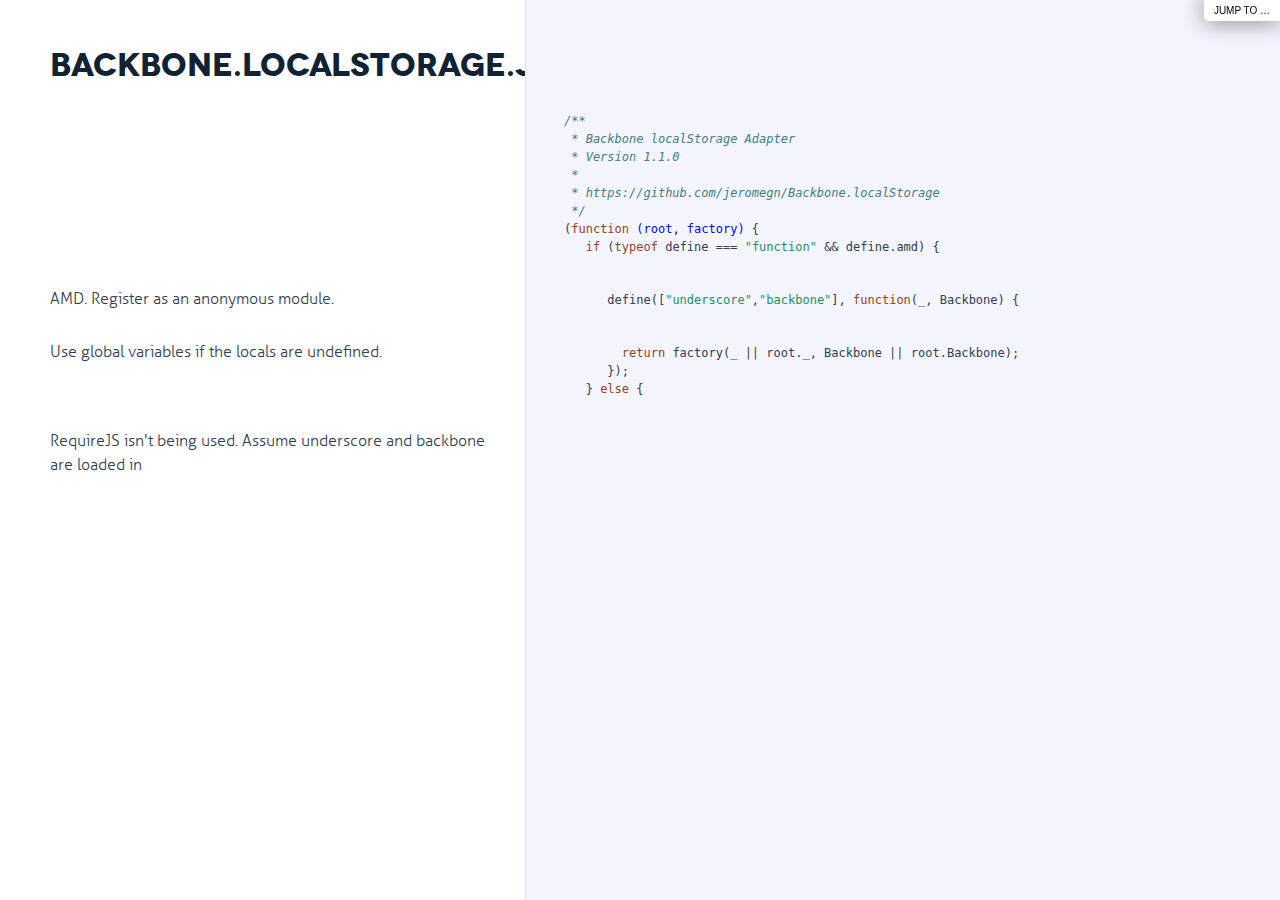
<file: components/backbone/docs/backbone.localstorage.html>
<!DOCTYPE html>

<html>
<head>
  <title>backbone.localstorage.js</title>
  <meta http-equiv="content-type" content="text/html; charset=UTF-8">
  <meta name="viewport" content="width=device-width, target-densitydpi=160dpi, initial-scale=1.0; maximum-scale=1.0; user-scalable=0;">
  <link rel="stylesheet" media="all" href="docco.css" />
</head>
<body>
  <div id="container">
    <div id="background"></div>
    
      <ul id="jump_to">
        <li>
          <a class="large" href="javascript:void(0);">Jump To &hellip;</a>
          <a class="small" href="javascript:void(0);">+</a>
          <div id="jump_wrapper">
          <div id="jump_page">
            
              
              <a class="source" href="backbone.localstorage.html">
                backbone.localstorage.js
              </a>
            
              
              <a class="source" href="todos.html">
                todos.js
              </a>
            
          </div>
        </li>
      </ul>
    
    <ul class="sections">
        
          <li id="title">
              <div class="annotation">
                  <h1>backbone.localstorage.js</h1>
              </div>
          </li>
        
        
        
        <li id="section-1">
            <div class="annotation">
              
              <div class="pilwrap ">
                <a class="pilcrow" href="#section-1">&#182;</a>
              </div>
              
            </div>
            
            <div class="content"><div class='highlight'><pre><span class="comment">/**
 * Backbone localStorage Adapter
 * Version 1.1.0
 *
 * https://github.com/jeromegn/Backbone.localStorage
 */</span>
(<span class="function"><span class="keyword">function</span> <span class="params">(root, factory)</span> {</span>
   <span class="keyword">if</span> (<span class="keyword">typeof</span> define === <span class="string">"function"</span> &amp;&amp; define.amd) {</pre></div></div>
            
        </li>
        
        
        <li id="section-2">
            <div class="annotation">
              
              <div class="pilwrap ">
                <a class="pilcrow" href="#section-2">&#182;</a>
              </div>
              <p>AMD. Register as an anonymous module.
</p>

            </div>
            
            <div class="content"><div class='highlight'><pre>      define([<span class="string">"underscore"</span>,<span class="string">"backbone"</span>], <span class="keyword">function</span>(_, Backbone) {</pre></div></div>
            
        </li>
        
        
        <li id="section-3">
            <div class="annotation">
              
              <div class="pilwrap ">
                <a class="pilcrow" href="#section-3">&#182;</a>
              </div>
              <p>Use global variables if the locals are undefined.
</p>

            </div>
            
            <div class="content"><div class='highlight'><pre>        <span class="keyword">return</span> factory(_ || root._, Backbone || root.Backbone);
      });
   } <span class="keyword">else</span> {</pre></div></div>
            
        </li>
        
        
        <li id="section-4">
            <div class="annotation">
              
              <div class="pilwrap ">
                <a class="pilcrow" href="#section-4">&#182;</a>
              </div>
              <p>RequireJS isn&#39;t being used. Assume underscore and backbone are loaded in <script> tags
</p>

            </div>
            
            <div class="content"><div class='highlight'><pre>      factory(_, Backbone);
   }
}(<span class="keyword">this</span>, <span class="keyword">function</span>(_, Backbone) {</pre></div></div>
            
        </li>
        
        
        <li id="section-5">
            <div class="annotation">
              
              <div class="pilwrap ">
                <a class="pilcrow" href="#section-5">&#182;</a>
              </div>
              <p>A simple module to replace <code>Backbone.sync</code> with <em>localStorage</em>-based
persistence. Models are given GUIDS, and saved into a JSON object. Simple
as that.

</p>
<p>Hold reference to Underscore.js and Backbone.js in the closure in order
to make things work even if they are removed from the global namespace

</p>
<p>Generate four random hex digits.
</p>

            </div>
            
            <div class="content"><div class='highlight'><pre><span class="function"><span class="keyword">function</span> <span class="title">S4</span><span class="params">()</span> {</span>
   <span class="keyword">return</span> (((<span class="number">1</span>+Math.random())*<span class="number">0x10000</span>)|<span class="number">0</span>).toString(<span class="number">16</span>).substring(<span class="number">1</span>);
};</pre></div></div>
            
        </li>
        
        
        <li id="section-6">
            <div class="annotation">
              
              <div class="pilwrap ">
                <a class="pilcrow" href="#section-6">&#182;</a>
              </div>
              <p>Generate a pseudo-GUID by concatenating random hexadecimal.
</p>

            </div>
            
            <div class="content"><div class='highlight'><pre><span class="function"><span class="keyword">function</span> <span class="title">guid</span><span class="params">()</span> {</span>
   <span class="keyword">return</span> (S4()+S4()+<span class="string">"-"</span>+S4()+<span class="string">"-"</span>+S4()+<span class="string">"-"</span>+S4()+<span class="string">"-"</span>+S4()+S4()+S4());
};</pre></div></div>
            
        </li>
        
        
        <li id="section-7">
            <div class="annotation">
              
              <div class="pilwrap ">
                <a class="pilcrow" href="#section-7">&#182;</a>
              </div>
              <p>Our Store is represented by a single JS object in <em>localStorage</em>. Create it
with a meaningful name, like the name you&#39;d give a table.
window.Store is deprectated, use Backbone.LocalStorage instead
</p>

            </div>
            
            <div class="content"><div class='highlight'><pre>Backbone.LocalStorage = window.Store = <span class="keyword">function</span>(name) {
  <span class="keyword">this</span>.name = name;
  <span class="keyword">var</span> store = <span class="keyword">this</span>.localStorage().getItem(<span class="keyword">this</span>.name);
  <span class="keyword">this</span>.records = (store &amp;&amp; store.split(<span class="string">","</span>)) || [];
};

_.extend(Backbone.LocalStorage.prototype, {</pre></div></div>
            
        </li>
        
        
        <li id="section-8">
            <div class="annotation">
              
              <div class="pilwrap ">
                <a class="pilcrow" href="#section-8">&#182;</a>
              </div>
              <p>Save the current state of the <strong>Store</strong> to <em>localStorage</em>.
</p>

            </div>
            
            <div class="content"><div class='highlight'><pre>  save: <span class="keyword">function</span>() {
    <span class="keyword">this</span>.localStorage().setItem(<span class="keyword">this</span>.name, <span class="keyword">this</span>.records.join(<span class="string">","</span>));
  },</pre></div></div>
            
        </li>
        
        
        <li id="section-9">
            <div class="annotation">
              
              <div class="pilwrap ">
                <a class="pilcrow" href="#section-9">&#182;</a>
              </div>
              <p>Add a model, giving it a (hopefully)-unique GUID, if it doesn&#39;t already
have an id of it&#39;s own.
</p>

            </div>
            
            <div class="content"><div class='highlight'><pre>  create: <span class="keyword">function</span>(model) {
    <span class="keyword">if</span> (!model.id) {
      model.id = guid();
      model.set(model.idAttribute, model.id);
    }
    <span class="keyword">this</span>.localStorage().setItem(<span class="keyword">this</span>.name+<span class="string">"-"</span>+model.id, JSON.stringify(model));
    <span class="keyword">this</span>.records.push(model.id.toString());
    <span class="keyword">this</span>.save();
    <span class="keyword">return</span> <span class="keyword">this</span>.find(model);
  },</pre></div></div>
            
        </li>
        
        
        <li id="section-10">
            <div class="annotation">
              
              <div class="pilwrap ">
                <a class="pilcrow" href="#section-10">&#182;</a>
              </div>
              <p>Update a model by replacing its copy in <code>this.data</code>.
</p>

            </div>
            
            <div class="content"><div class='highlight'><pre>  update: <span class="keyword">function</span>(model) {
    <span class="keyword">this</span>.localStorage().setItem(<span class="keyword">this</span>.name+<span class="string">"-"</span>+model.id, JSON.stringify(model));
    <span class="keyword">if</span> (!_.include(<span class="keyword">this</span>.records, model.id.toString()))
      <span class="keyword">this</span>.records.push(model.id.toString()); <span class="keyword">this</span>.save();
    <span class="keyword">return</span> <span class="keyword">this</span>.find(model);
  },</pre></div></div>
            
        </li>
        
        
        <li id="section-11">
            <div class="annotation">
              
              <div class="pilwrap ">
                <a class="pilcrow" href="#section-11">&#182;</a>
              </div>
              <p>Retrieve a model from <code>this.data</code> by id.
</p>

            </div>
            
            <div class="content"><div class='highlight'><pre>  find: <span class="keyword">function</span>(model) {
    <span class="keyword">return</span> <span class="keyword">this</span>.jsonData(<span class="keyword">this</span>.localStorage().getItem(<span class="keyword">this</span>.name+<span class="string">"-"</span>+model.id));
  },</pre></div></div>
            
        </li>
        
        
        <li id="section-12">
            <div class="annotation">
              
              <div class="pilwrap ">
                <a class="pilcrow" href="#section-12">&#182;</a>
              </div>
              <p>Return the array of all models currently in storage.
</p>

            </div>
            
            <div class="content"><div class='highlight'><pre>  findAll: <span class="keyword">function</span>() {
    <span class="keyword">return</span> _(<span class="keyword">this</span>.records).chain()
      .map(<span class="keyword">function</span>(id){
        <span class="keyword">return</span> <span class="keyword">this</span>.jsonData(<span class="keyword">this</span>.localStorage().getItem(<span class="keyword">this</span>.name+<span class="string">"-"</span>+id));
      }, <span class="keyword">this</span>)
      .compact()
      .value();
  },</pre></div></div>
            
        </li>
        
        
        <li id="section-13">
            <div class="annotation">
              
              <div class="pilwrap ">
                <a class="pilcrow" href="#section-13">&#182;</a>
              </div>
              <p>Delete a model from <code>this.data</code>, returning it.
</p>

            </div>
            
            <div class="content"><div class='highlight'><pre>  destroy: <span class="keyword">function</span>(model) {
    <span class="keyword">if</span> (model.isNew())
      <span class="keyword">return</span> <span class="literal">false</span>
    <span class="keyword">this</span>.localStorage().removeItem(<span class="keyword">this</span>.name+<span class="string">"-"</span>+model.id);
    <span class="keyword">this</span>.records = _.reject(<span class="keyword">this</span>.records, <span class="keyword">function</span>(id){
      <span class="keyword">return</span> id === model.id.toString();
    });
    <span class="keyword">this</span>.save();
    <span class="keyword">return</span> model;
  },

  localStorage: <span class="keyword">function</span>() {
    <span class="keyword">return</span> localStorage;
  },</pre></div></div>
            
        </li>
        
        
        <li id="section-14">
            <div class="annotation">
              
              <div class="pilwrap ">
                <a class="pilcrow" href="#section-14">&#182;</a>
              </div>
              <p>fix for &quot;illegal access&quot; error on Android when JSON.parse is passed null
</p>

            </div>
            
            <div class="content"><div class='highlight'><pre>  jsonData: <span class="function"><span class="keyword">function</span> <span class="params">(data)</span> {</span>
      <span class="keyword">return</span> data &amp;&amp; JSON.parse(data);
  }

});</pre></div></div>
            
        </li>
        
        
        <li id="section-15">
            <div class="annotation">
              
              <div class="pilwrap ">
                <a class="pilcrow" href="#section-15">&#182;</a>
              </div>
              <p>localSync delegate to the model or collection&#39;s
<em>localStorage</em> property, which should be an instance of <code>Store</code>.
window.Store.sync and Backbone.localSync is deprectated, use Backbone.LocalStorage.sync instead
</p>

            </div>
            
            <div class="content"><div class='highlight'><pre>Backbone.LocalStorage.sync = window.Store.sync = Backbone.localSync = <span class="keyword">function</span>(method, model, options) {
  <span class="keyword">var</span> store = model.localStorage || model.collection.localStorage;

  <span class="keyword">var</span> resp, errorMessage, syncDfd = $.Deferred &amp;&amp; $.Deferred(); <span class="comment">//If $ is having Deferred - use it.</span>

  <span class="keyword">try</span> {

    <span class="keyword">switch</span> (method) {
      <span class="keyword">case</span> <span class="string">"read"</span>:
        resp = model.id != <span class="literal">undefined</span> ? store.find(model) : store.findAll();
        <span class="keyword">break</span>;
      <span class="keyword">case</span> <span class="string">"create"</span>:
        resp = store.create(model);
        <span class="keyword">break</span>;
      <span class="keyword">case</span> <span class="string">"update"</span>:
        resp = store.update(model);
        <span class="keyword">break</span>;
      <span class="keyword">case</span> <span class="string">"delete"</span>:
        resp = store.destroy(model);
        <span class="keyword">break</span>;
    }

  } <span class="keyword">catch</span>(error) {
    <span class="keyword">if</span> (error.code === DOMException.QUOTA_EXCEEDED_ERR &amp;&amp; window.localStorage.length === <span class="number">0</span>)
      errorMessage = <span class="string">"Private browsing is unsupported"</span>;
    <span class="keyword">else</span>
      errorMessage = error.message;
  }

  <span class="keyword">if</span> (resp) {
    model.trigger(<span class="string">"sync"</span>, model, resp, options);
    <span class="keyword">if</span> (options &amp;&amp; options.success)
      options.success(resp);
    <span class="keyword">if</span> (syncDfd)
      syncDfd.resolve(resp);

  } <span class="keyword">else</span> {
    errorMessage = errorMessage ? errorMessage
                                : <span class="string">"Record Not Found"</span>;

    <span class="keyword">if</span> (options &amp;&amp; options.error)
      options.error(errorMessage);
    <span class="keyword">if</span> (syncDfd)
      syncDfd.reject(errorMessage);
  }</pre></div></div>
            
        </li>
        
        
        <li id="section-16">
            <div class="annotation">
              
              <div class="pilwrap ">
                <a class="pilcrow" href="#section-16">&#182;</a>
              </div>
              <p>add compatibility with $.ajax
always execute callback for success and error
</p>

            </div>
            
            <div class="content"><div class='highlight'><pre>  <span class="keyword">if</span> (options &amp;&amp; options.complete) options.complete(resp);

  <span class="keyword">return</span> syncDfd &amp;&amp; syncDfd.promise();
};

Backbone.ajaxSync = Backbone.sync;

Backbone.getSyncMethod = <span class="keyword">function</span>(model) {
  <span class="keyword">if</span>(model.localStorage || (model.collection &amp;&amp; model.collection.localStorage)) {
    <span class="keyword">return</span> Backbone.localSync;
  }

  <span class="keyword">return</span> Backbone.ajaxSync;
};</pre></div></div>
            
        </li>
        
        
        <li id="section-17">
            <div class="annotation">
              
              <div class="pilwrap ">
                <a class="pilcrow" href="#section-17">&#182;</a>
              </div>
              <p>Override &#39;Backbone.sync&#39; to default to localSync,
the original &#39;Backbone.sync&#39; is still available in &#39;Backbone.ajaxSync&#39;
</p>

            </div>
            
            <div class="content"><div class='highlight'><pre>Backbone.sync = <span class="keyword">function</span>(method, model, options) {
  <span class="keyword">return</span> Backbone.getSyncMethod(model).apply(<span class="keyword">this</span>, [method, model, options]);
};

<span class="keyword">return</span> Backbone.LocalStorage;
}));</pre></div></div>
            
        </li>
        
    </ul>
  </div>
</body>
</html>
</file>
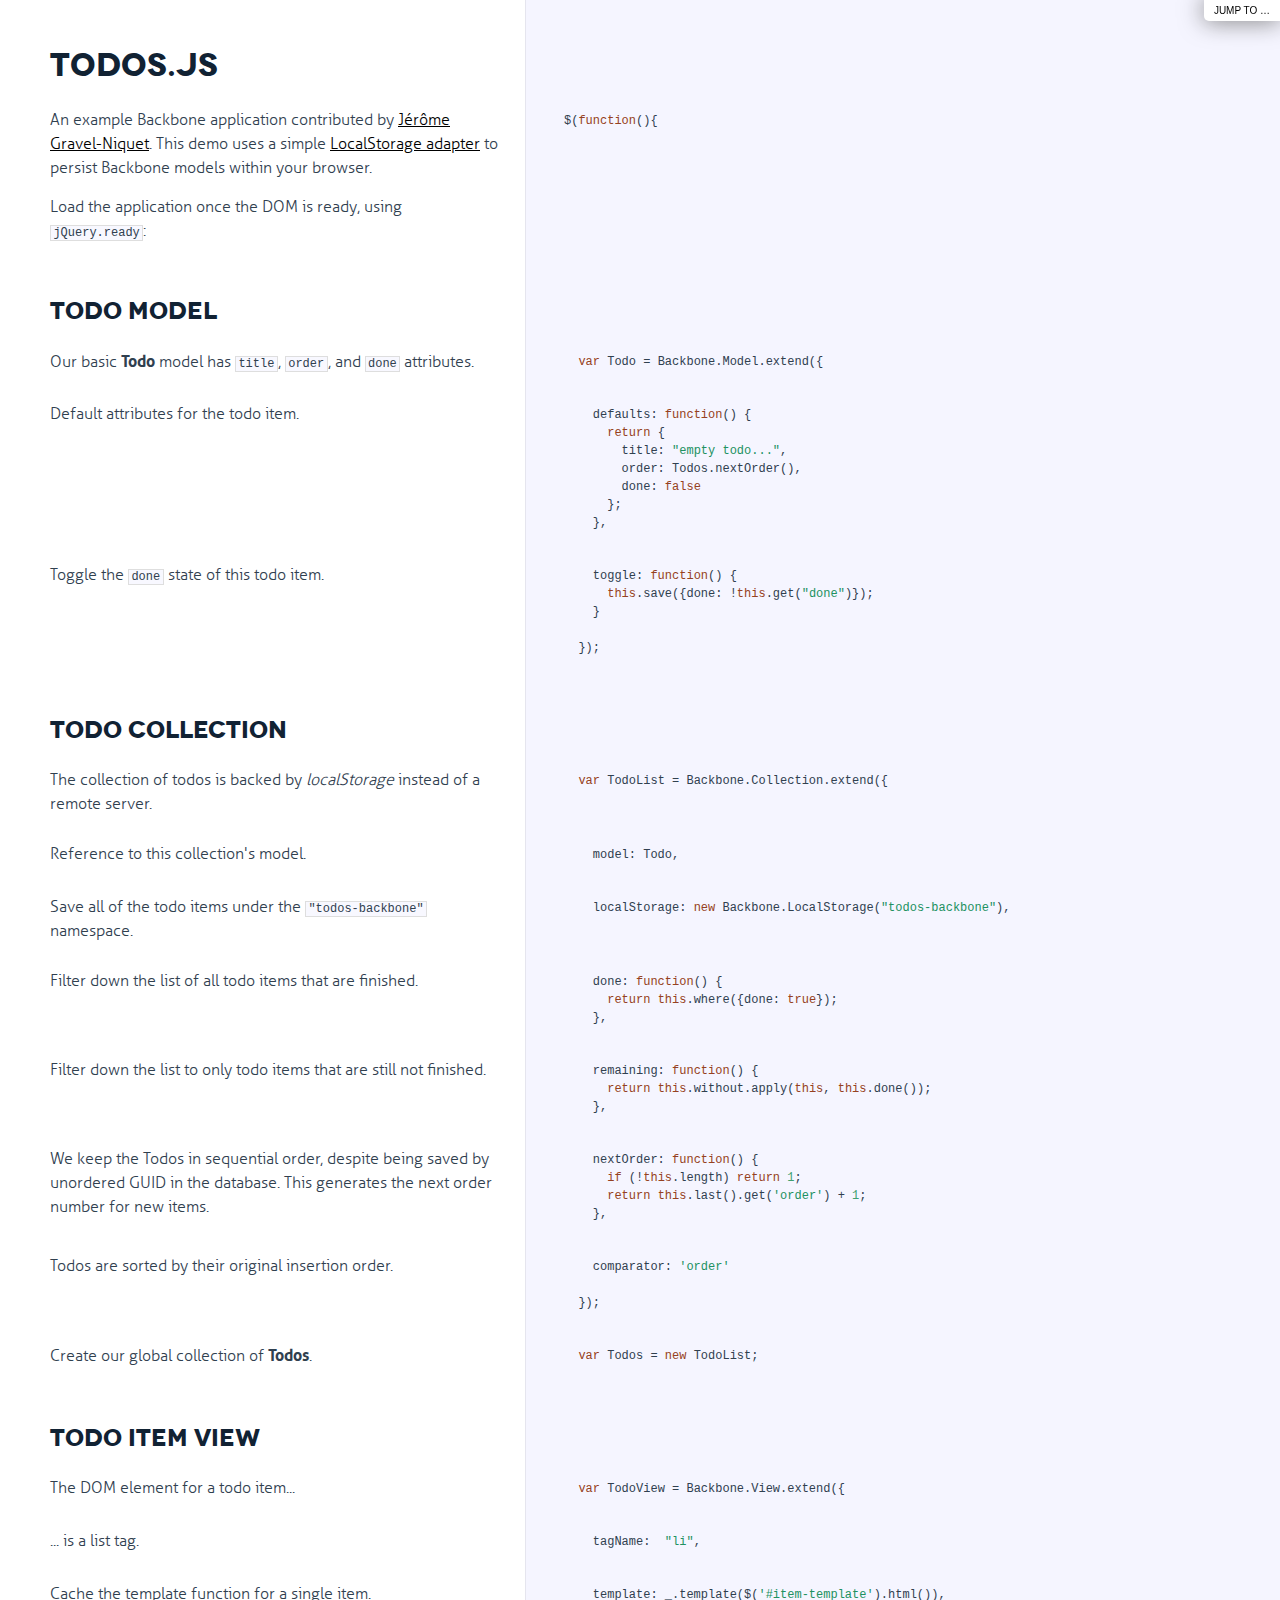
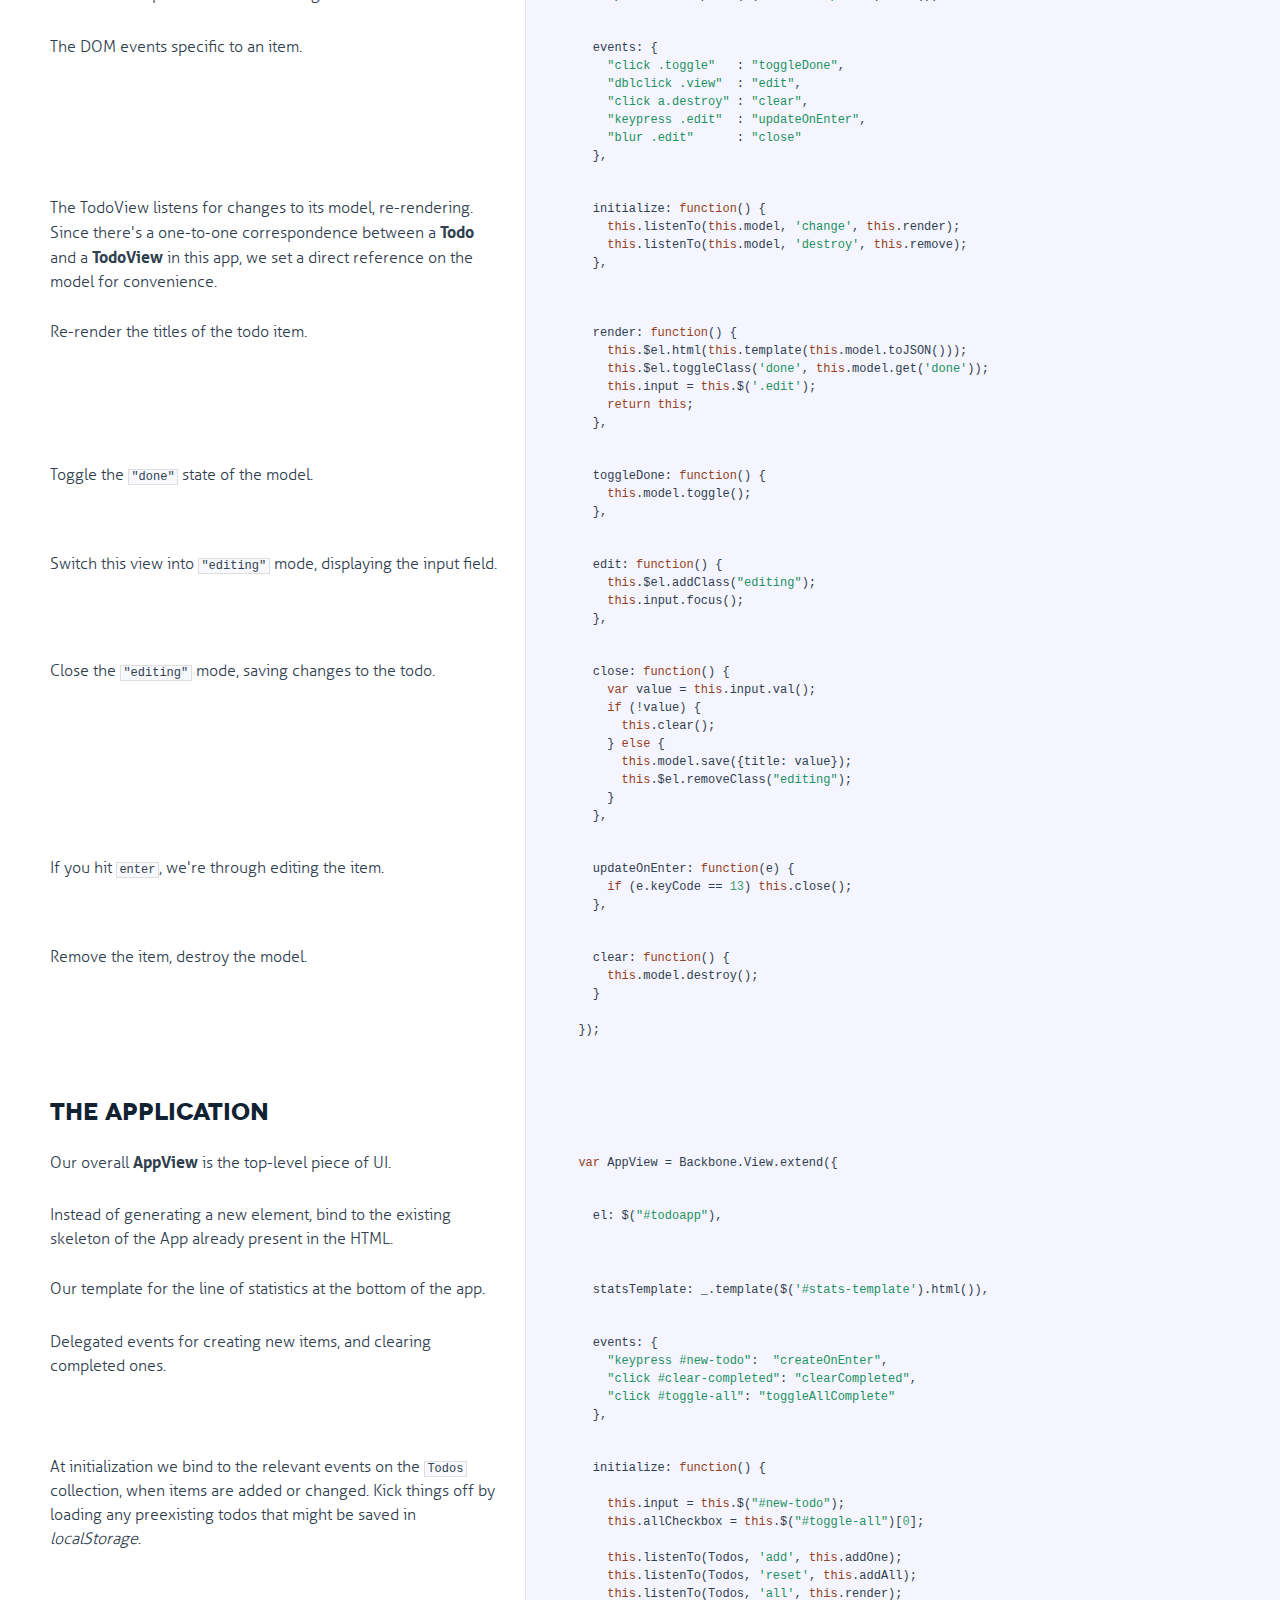
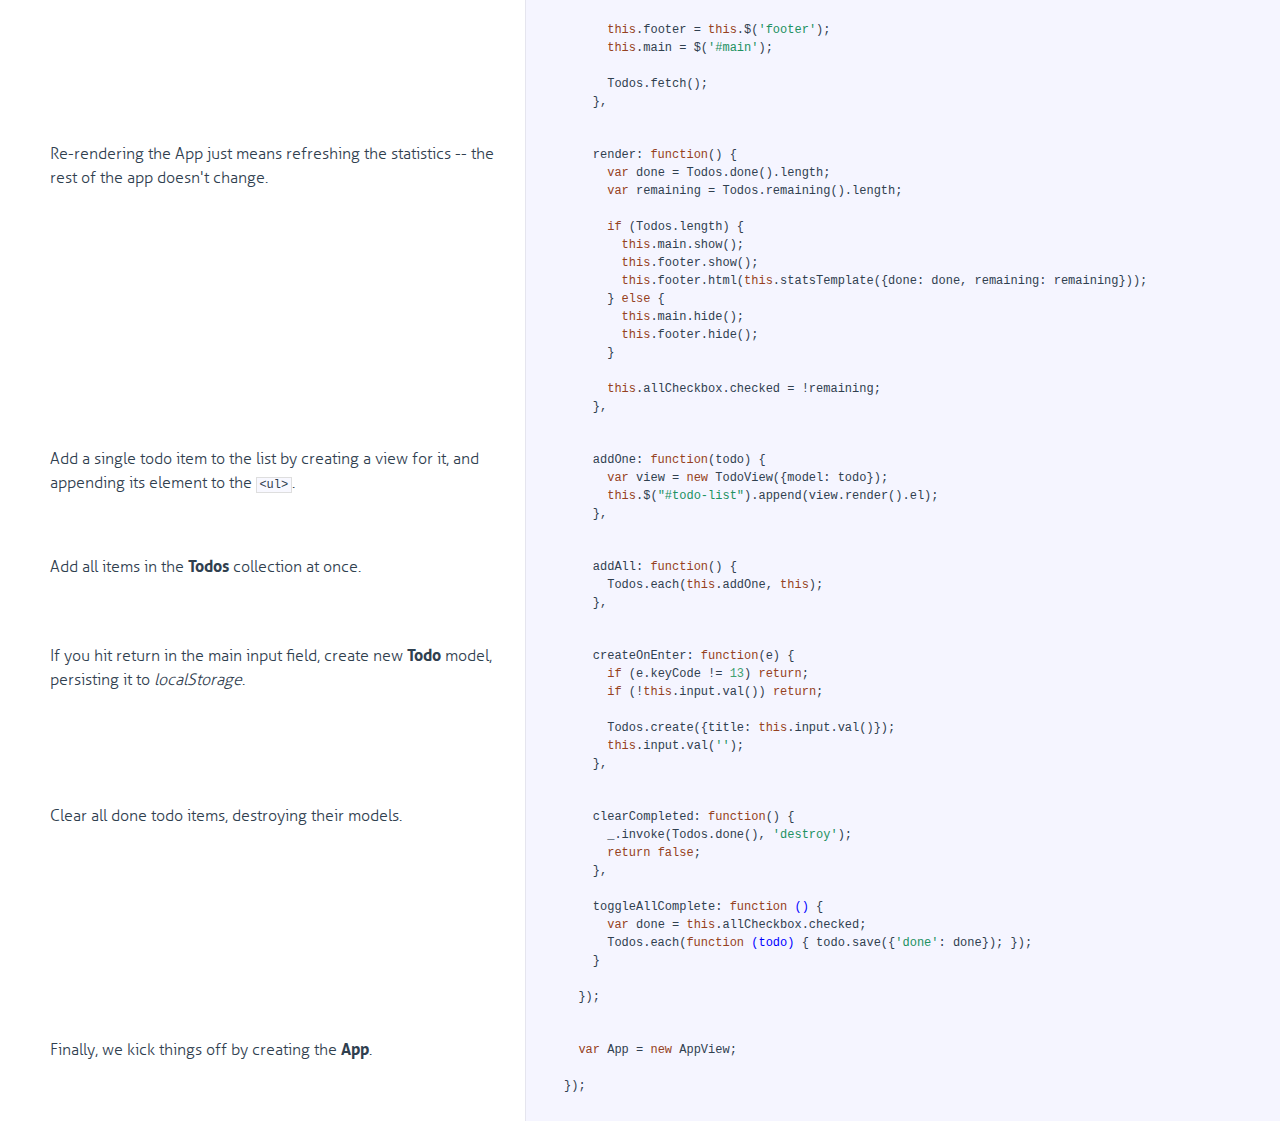
<file: components/backbone/docs/todos.html>
<!DOCTYPE html>

<html>
<head>
  <title>todos.js</title>
  <meta http-equiv="content-type" content="text/html; charset=UTF-8">
  <meta name="viewport" content="width=device-width, target-densitydpi=160dpi, initial-scale=1.0; maximum-scale=1.0; user-scalable=0;">
  <link rel="stylesheet" media="all" href="docco.css" />
</head>
<body>
  <div id="container">
    <div id="background"></div>
    
      <ul id="jump_to">
        <li>
          <a class="large" href="javascript:void(0);">Jump To &hellip;</a>
          <a class="small" href="javascript:void(0);">+</a>
          <div id="jump_wrapper">
          <div id="jump_page">
            
              
              <a class="source" href="backbone.localstorage.html">
                backbone.localstorage.js
              </a>
            
              
              <a class="source" href="todos.html">
                todos.js
              </a>
            
          </div>
        </li>
      </ul>
    
    <ul class="sections">
        
          <li id="title">
              <div class="annotation">
                  <h1>todos.js</h1>
              </div>
          </li>
        
        
        
        <li id="section-1">
            <div class="annotation">
              
              <div class="pilwrap ">
                <a class="pilcrow" href="#section-1">&#182;</a>
              </div>
              <p>An example Backbone application contributed by
<a href="http://jgn.me/">Jérôme Gravel-Niquet</a>. This demo uses a simple
<a href="backbone-localstorage.html">LocalStorage adapter</a>
to persist Backbone models within your browser.

</p>
<p>Load the application once the DOM is ready, using <code>jQuery.ready</code>:
</p>

            </div>
            
            <div class="content"><div class='highlight'><pre>$(<span class="keyword">function</span>(){</pre></div></div>
            
        </li>
        
        
        <li id="section-2">
            <div class="annotation">
              
              <div class="pilwrap for-h2">
                <a class="pilcrow" href="#section-2">&#182;</a>
              </div>
              <h2>Todo Model</h2>

            </div>
            
        </li>
        
        
        <li id="section-3">
            <div class="annotation">
              
              <div class="pilwrap ">
                <a class="pilcrow" href="#section-3">&#182;</a>
              </div>
              <p>Our basic <strong>Todo</strong> model has <code>title</code>, <code>order</code>, and <code>done</code> attributes.
</p>

            </div>
            
            <div class="content"><div class='highlight'><pre>  <span class="keyword">var</span> Todo = Backbone.Model.extend({</pre></div></div>
            
        </li>
        
        
        <li id="section-4">
            <div class="annotation">
              
              <div class="pilwrap ">
                <a class="pilcrow" href="#section-4">&#182;</a>
              </div>
              <p>Default attributes for the todo item.
</p>

            </div>
            
            <div class="content"><div class='highlight'><pre>    defaults: <span class="keyword">function</span>() {
      <span class="keyword">return</span> {
        title: <span class="string">"empty todo..."</span>,
        order: Todos.nextOrder(),
        done: <span class="literal">false</span>
      };
    },</pre></div></div>
            
        </li>
        
        
        <li id="section-5">
            <div class="annotation">
              
              <div class="pilwrap ">
                <a class="pilcrow" href="#section-5">&#182;</a>
              </div>
              <p>Toggle the <code>done</code> state of this todo item.
</p>

            </div>
            
            <div class="content"><div class='highlight'><pre>    toggle: <span class="keyword">function</span>() {
      <span class="keyword">this</span>.save({done: !<span class="keyword">this</span>.get(<span class="string">"done"</span>)});
    }

  });</pre></div></div>
            
        </li>
        
        
        <li id="section-6">
            <div class="annotation">
              
              <div class="pilwrap for-h2">
                <a class="pilcrow" href="#section-6">&#182;</a>
              </div>
              <h2>Todo Collection</h2>

            </div>
            
        </li>
        
        
        <li id="section-7">
            <div class="annotation">
              
              <div class="pilwrap ">
                <a class="pilcrow" href="#section-7">&#182;</a>
              </div>
              <p>The collection of todos is backed by <em>localStorage</em> instead of a remote
server.
</p>

            </div>
            
            <div class="content"><div class='highlight'><pre>  <span class="keyword">var</span> TodoList = Backbone.Collection.extend({</pre></div></div>
            
        </li>
        
        
        <li id="section-8">
            <div class="annotation">
              
              <div class="pilwrap ">
                <a class="pilcrow" href="#section-8">&#182;</a>
              </div>
              <p>Reference to this collection&#39;s model.
</p>

            </div>
            
            <div class="content"><div class='highlight'><pre>    model: Todo,</pre></div></div>
            
        </li>
        
        
        <li id="section-9">
            <div class="annotation">
              
              <div class="pilwrap ">
                <a class="pilcrow" href="#section-9">&#182;</a>
              </div>
              <p>Save all of the todo items under the <code>&quot;todos-backbone&quot;</code> namespace.
</p>

            </div>
            
            <div class="content"><div class='highlight'><pre>    localStorage: <span class="keyword">new</span> Backbone.LocalStorage(<span class="string">"todos-backbone"</span>),</pre></div></div>
            
        </li>
        
        
        <li id="section-10">
            <div class="annotation">
              
              <div class="pilwrap ">
                <a class="pilcrow" href="#section-10">&#182;</a>
              </div>
              <p>Filter down the list of all todo items that are finished.
</p>

            </div>
            
            <div class="content"><div class='highlight'><pre>    done: <span class="keyword">function</span>() {
      <span class="keyword">return</span> <span class="keyword">this</span>.where({done: <span class="literal">true</span>});
    },</pre></div></div>
            
        </li>
        
        
        <li id="section-11">
            <div class="annotation">
              
              <div class="pilwrap ">
                <a class="pilcrow" href="#section-11">&#182;</a>
              </div>
              <p>Filter down the list to only todo items that are still not finished.
</p>

            </div>
            
            <div class="content"><div class='highlight'><pre>    remaining: <span class="keyword">function</span>() {
      <span class="keyword">return</span> <span class="keyword">this</span>.without.apply(<span class="keyword">this</span>, <span class="keyword">this</span>.done());
    },</pre></div></div>
            
        </li>
        
        
        <li id="section-12">
            <div class="annotation">
              
              <div class="pilwrap ">
                <a class="pilcrow" href="#section-12">&#182;</a>
              </div>
              <p>We keep the Todos in sequential order, despite being saved by unordered
GUID in the database. This generates the next order number for new items.
</p>

            </div>
            
            <div class="content"><div class='highlight'><pre>    nextOrder: <span class="keyword">function</span>() {
      <span class="keyword">if</span> (!<span class="keyword">this</span>.length) <span class="keyword">return</span> <span class="number">1</span>;
      <span class="keyword">return</span> <span class="keyword">this</span>.last().get(<span class="string">'order'</span>) + <span class="number">1</span>;
    },</pre></div></div>
            
        </li>
        
        
        <li id="section-13">
            <div class="annotation">
              
              <div class="pilwrap ">
                <a class="pilcrow" href="#section-13">&#182;</a>
              </div>
              <p>Todos are sorted by their original insertion order.
</p>

            </div>
            
            <div class="content"><div class='highlight'><pre>    comparator: <span class="string">'order'</span>

  });</pre></div></div>
            
        </li>
        
        
        <li id="section-14">
            <div class="annotation">
              
              <div class="pilwrap ">
                <a class="pilcrow" href="#section-14">&#182;</a>
              </div>
              <p>Create our global collection of <strong>Todos</strong>.
</p>

            </div>
            
            <div class="content"><div class='highlight'><pre>  <span class="keyword">var</span> Todos = <span class="keyword">new</span> TodoList;</pre></div></div>
            
        </li>
        
        
        <li id="section-15">
            <div class="annotation">
              
              <div class="pilwrap for-h2">
                <a class="pilcrow" href="#section-15">&#182;</a>
              </div>
              <h2>Todo Item View</h2>

            </div>
            
        </li>
        
        
        <li id="section-16">
            <div class="annotation">
              
              <div class="pilwrap ">
                <a class="pilcrow" href="#section-16">&#182;</a>
              </div>
              <p>The DOM element for a todo item...
</p>

            </div>
            
            <div class="content"><div class='highlight'><pre>  <span class="keyword">var</span> TodoView = Backbone.View.extend({</pre></div></div>
            
        </li>
        
        
        <li id="section-17">
            <div class="annotation">
              
              <div class="pilwrap ">
                <a class="pilcrow" href="#section-17">&#182;</a>
              </div>
              <p>... is a list tag.
</p>

            </div>
            
            <div class="content"><div class='highlight'><pre>    tagName:  <span class="string">"li"</span>,</pre></div></div>
            
        </li>
        
        
        <li id="section-18">
            <div class="annotation">
              
              <div class="pilwrap ">
                <a class="pilcrow" href="#section-18">&#182;</a>
              </div>
              <p>Cache the template function for a single item.
</p>

            </div>
            
            <div class="content"><div class='highlight'><pre>    template: _.template($(<span class="string">'#item-template'</span>).html()),</pre></div></div>
            
        </li>
        
        
        <li id="section-19">
            <div class="annotation">
              
              <div class="pilwrap ">
                <a class="pilcrow" href="#section-19">&#182;</a>
              </div>
              <p>The DOM events specific to an item.
</p>

            </div>
            
            <div class="content"><div class='highlight'><pre>    events: {
      <span class="string">"click .toggle"</span>   : <span class="string">"toggleDone"</span>,
      <span class="string">"dblclick .view"</span>  : <span class="string">"edit"</span>,
      <span class="string">"click a.destroy"</span> : <span class="string">"clear"</span>,
      <span class="string">"keypress .edit"</span>  : <span class="string">"updateOnEnter"</span>,
      <span class="string">"blur .edit"</span>      : <span class="string">"close"</span>
    },</pre></div></div>
            
        </li>
        
        
        <li id="section-20">
            <div class="annotation">
              
              <div class="pilwrap ">
                <a class="pilcrow" href="#section-20">&#182;</a>
              </div>
              <p>The TodoView listens for changes to its model, re-rendering. Since there&#39;s
a one-to-one correspondence between a <strong>Todo</strong> and a <strong>TodoView</strong> in this
app, we set a direct reference on the model for convenience.
</p>

            </div>
            
            <div class="content"><div class='highlight'><pre>    initialize: <span class="keyword">function</span>() {
      <span class="keyword">this</span>.listenTo(<span class="keyword">this</span>.model, <span class="string">'change'</span>, <span class="keyword">this</span>.render);
      <span class="keyword">this</span>.listenTo(<span class="keyword">this</span>.model, <span class="string">'destroy'</span>, <span class="keyword">this</span>.remove);
    },</pre></div></div>
            
        </li>
        
        
        <li id="section-21">
            <div class="annotation">
              
              <div class="pilwrap ">
                <a class="pilcrow" href="#section-21">&#182;</a>
              </div>
              <p>Re-render the titles of the todo item.
</p>

            </div>
            
            <div class="content"><div class='highlight'><pre>    render: <span class="keyword">function</span>() {
      <span class="keyword">this</span>.$el.html(<span class="keyword">this</span>.template(<span class="keyword">this</span>.model.toJSON()));
      <span class="keyword">this</span>.$el.toggleClass(<span class="string">'done'</span>, <span class="keyword">this</span>.model.get(<span class="string">'done'</span>));
      <span class="keyword">this</span>.input = <span class="keyword">this</span>.$(<span class="string">'.edit'</span>);
      <span class="keyword">return</span> <span class="keyword">this</span>;
    },</pre></div></div>
            
        </li>
        
        
        <li id="section-22">
            <div class="annotation">
              
              <div class="pilwrap ">
                <a class="pilcrow" href="#section-22">&#182;</a>
              </div>
              <p>Toggle the <code>&quot;done&quot;</code> state of the model.
</p>

            </div>
            
            <div class="content"><div class='highlight'><pre>    toggleDone: <span class="keyword">function</span>() {
      <span class="keyword">this</span>.model.toggle();
    },</pre></div></div>
            
        </li>
        
        
        <li id="section-23">
            <div class="annotation">
              
              <div class="pilwrap ">
                <a class="pilcrow" href="#section-23">&#182;</a>
              </div>
              <p>Switch this view into <code>&quot;editing&quot;</code> mode, displaying the input field.
</p>

            </div>
            
            <div class="content"><div class='highlight'><pre>    edit: <span class="keyword">function</span>() {
      <span class="keyword">this</span>.$el.addClass(<span class="string">"editing"</span>);
      <span class="keyword">this</span>.input.focus();
    },</pre></div></div>
            
        </li>
        
        
        <li id="section-24">
            <div class="annotation">
              
              <div class="pilwrap ">
                <a class="pilcrow" href="#section-24">&#182;</a>
              </div>
              <p>Close the <code>&quot;editing&quot;</code> mode, saving changes to the todo.
</p>

            </div>
            
            <div class="content"><div class='highlight'><pre>    close: <span class="keyword">function</span>() {
      <span class="keyword">var</span> value = <span class="keyword">this</span>.input.val();
      <span class="keyword">if</span> (!value) {
        <span class="keyword">this</span>.clear();
      } <span class="keyword">else</span> {
        <span class="keyword">this</span>.model.save({title: value});
        <span class="keyword">this</span>.$el.removeClass(<span class="string">"editing"</span>);
      }
    },</pre></div></div>
            
        </li>
        
        
        <li id="section-25">
            <div class="annotation">
              
              <div class="pilwrap ">
                <a class="pilcrow" href="#section-25">&#182;</a>
              </div>
              <p>If you hit <code>enter</code>, we&#39;re through editing the item.
</p>

            </div>
            
            <div class="content"><div class='highlight'><pre>    updateOnEnter: <span class="keyword">function</span>(e) {
      <span class="keyword">if</span> (e.keyCode == <span class="number">13</span>) <span class="keyword">this</span>.close();
    },</pre></div></div>
            
        </li>
        
        
        <li id="section-26">
            <div class="annotation">
              
              <div class="pilwrap ">
                <a class="pilcrow" href="#section-26">&#182;</a>
              </div>
              <p>Remove the item, destroy the model.
</p>

            </div>
            
            <div class="content"><div class='highlight'><pre>    clear: <span class="keyword">function</span>() {
      <span class="keyword">this</span>.model.destroy();
    }

  });</pre></div></div>
            
        </li>
        
        
        <li id="section-27">
            <div class="annotation">
              
              <div class="pilwrap for-h2">
                <a class="pilcrow" href="#section-27">&#182;</a>
              </div>
              <h2>The Application</h2>

            </div>
            
        </li>
        
        
        <li id="section-28">
            <div class="annotation">
              
              <div class="pilwrap ">
                <a class="pilcrow" href="#section-28">&#182;</a>
              </div>
              <p>Our overall <strong>AppView</strong> is the top-level piece of UI.
</p>

            </div>
            
            <div class="content"><div class='highlight'><pre>  <span class="keyword">var</span> AppView = Backbone.View.extend({</pre></div></div>
            
        </li>
        
        
        <li id="section-29">
            <div class="annotation">
              
              <div class="pilwrap ">
                <a class="pilcrow" href="#section-29">&#182;</a>
              </div>
              <p>Instead of generating a new element, bind to the existing skeleton of
the App already present in the HTML.
</p>

            </div>
            
            <div class="content"><div class='highlight'><pre>    el: $(<span class="string">"#todoapp"</span>),</pre></div></div>
            
        </li>
        
        
        <li id="section-30">
            <div class="annotation">
              
              <div class="pilwrap ">
                <a class="pilcrow" href="#section-30">&#182;</a>
              </div>
              <p>Our template for the line of statistics at the bottom of the app.
</p>

            </div>
            
            <div class="content"><div class='highlight'><pre>    statsTemplate: _.template($(<span class="string">'#stats-template'</span>).html()),</pre></div></div>
            
        </li>
        
        
        <li id="section-31">
            <div class="annotation">
              
              <div class="pilwrap ">
                <a class="pilcrow" href="#section-31">&#182;</a>
              </div>
              <p>Delegated events for creating new items, and clearing completed ones.
</p>

            </div>
            
            <div class="content"><div class='highlight'><pre>    events: {
      <span class="string">"keypress #new-todo"</span>:  <span class="string">"createOnEnter"</span>,
      <span class="string">"click #clear-completed"</span>: <span class="string">"clearCompleted"</span>,
      <span class="string">"click #toggle-all"</span>: <span class="string">"toggleAllComplete"</span>
    },</pre></div></div>
            
        </li>
        
        
        <li id="section-32">
            <div class="annotation">
              
              <div class="pilwrap ">
                <a class="pilcrow" href="#section-32">&#182;</a>
              </div>
              <p>At initialization we bind to the relevant events on the <code>Todos</code>
collection, when items are added or changed. Kick things off by
loading any preexisting todos that might be saved in <em>localStorage</em>.
</p>

            </div>
            
            <div class="content"><div class='highlight'><pre>    initialize: <span class="keyword">function</span>() {

      <span class="keyword">this</span>.input = <span class="keyword">this</span>.$(<span class="string">"#new-todo"</span>);
      <span class="keyword">this</span>.allCheckbox = <span class="keyword">this</span>.$(<span class="string">"#toggle-all"</span>)[<span class="number">0</span>];

      <span class="keyword">this</span>.listenTo(Todos, <span class="string">'add'</span>, <span class="keyword">this</span>.addOne);
      <span class="keyword">this</span>.listenTo(Todos, <span class="string">'reset'</span>, <span class="keyword">this</span>.addAll);
      <span class="keyword">this</span>.listenTo(Todos, <span class="string">'all'</span>, <span class="keyword">this</span>.render);

      <span class="keyword">this</span>.footer = <span class="keyword">this</span>.$(<span class="string">'footer'</span>);
      <span class="keyword">this</span>.main = $(<span class="string">'#main'</span>);

      Todos.fetch();
    },</pre></div></div>
            
        </li>
        
        
        <li id="section-33">
            <div class="annotation">
              
              <div class="pilwrap ">
                <a class="pilcrow" href="#section-33">&#182;</a>
              </div>
              <p>Re-rendering the App just means refreshing the statistics -- the rest
of the app doesn&#39;t change.
</p>

            </div>
            
            <div class="content"><div class='highlight'><pre>    render: <span class="keyword">function</span>() {
      <span class="keyword">var</span> done = Todos.done().length;
      <span class="keyword">var</span> remaining = Todos.remaining().length;

      <span class="keyword">if</span> (Todos.length) {
        <span class="keyword">this</span>.main.show();
        <span class="keyword">this</span>.footer.show();
        <span class="keyword">this</span>.footer.html(<span class="keyword">this</span>.statsTemplate({done: done, remaining: remaining}));
      } <span class="keyword">else</span> {
        <span class="keyword">this</span>.main.hide();
        <span class="keyword">this</span>.footer.hide();
      }

      <span class="keyword">this</span>.allCheckbox.checked = !remaining;
    },</pre></div></div>
            
        </li>
        
        
        <li id="section-34">
            <div class="annotation">
              
              <div class="pilwrap ">
                <a class="pilcrow" href="#section-34">&#182;</a>
              </div>
              <p>Add a single todo item to the list by creating a view for it, and
appending its element to the <code>&lt;ul&gt;</code>.
</p>

            </div>
            
            <div class="content"><div class='highlight'><pre>    addOne: <span class="keyword">function</span>(todo) {
      <span class="keyword">var</span> view = <span class="keyword">new</span> TodoView({model: todo});
      <span class="keyword">this</span>.$(<span class="string">"#todo-list"</span>).append(view.render().el);
    },</pre></div></div>
            
        </li>
        
        
        <li id="section-35">
            <div class="annotation">
              
              <div class="pilwrap ">
                <a class="pilcrow" href="#section-35">&#182;</a>
              </div>
              <p>Add all items in the <strong>Todos</strong> collection at once.
</p>

            </div>
            
            <div class="content"><div class='highlight'><pre>    addAll: <span class="keyword">function</span>() {
      Todos.each(<span class="keyword">this</span>.addOne, <span class="keyword">this</span>);
    },</pre></div></div>
            
        </li>
        
        
        <li id="section-36">
            <div class="annotation">
              
              <div class="pilwrap ">
                <a class="pilcrow" href="#section-36">&#182;</a>
              </div>
              <p>If you hit return in the main input field, create new <strong>Todo</strong> model,
persisting it to <em>localStorage</em>.
</p>

            </div>
            
            <div class="content"><div class='highlight'><pre>    createOnEnter: <span class="keyword">function</span>(e) {
      <span class="keyword">if</span> (e.keyCode != <span class="number">13</span>) <span class="keyword">return</span>;
      <span class="keyword">if</span> (!<span class="keyword">this</span>.input.val()) <span class="keyword">return</span>;

      Todos.create({title: <span class="keyword">this</span>.input.val()});
      <span class="keyword">this</span>.input.val(<span class="string">''</span>);
    },</pre></div></div>
            
        </li>
        
        
        <li id="section-37">
            <div class="annotation">
              
              <div class="pilwrap ">
                <a class="pilcrow" href="#section-37">&#182;</a>
              </div>
              <p>Clear all done todo items, destroying their models.
</p>

            </div>
            
            <div class="content"><div class='highlight'><pre>    clearCompleted: <span class="keyword">function</span>() {
      _.invoke(Todos.done(), <span class="string">'destroy'</span>);
      <span class="keyword">return</span> <span class="literal">false</span>;
    },

    toggleAllComplete: <span class="function"><span class="keyword">function</span> <span class="params">()</span> {</span>
      <span class="keyword">var</span> done = <span class="keyword">this</span>.allCheckbox.checked;
      Todos.each(<span class="function"><span class="keyword">function</span> <span class="params">(todo)</span> {</span> todo.save({<span class="string">'done'</span>: done}); });
    }

  });</pre></div></div>
            
        </li>
        
        
        <li id="section-38">
            <div class="annotation">
              
              <div class="pilwrap ">
                <a class="pilcrow" href="#section-38">&#182;</a>
              </div>
              <p>Finally, we kick things off by creating the <strong>App</strong>.
</p>

            </div>
            
            <div class="content"><div class='highlight'><pre>  <span class="keyword">var</span> App = <span class="keyword">new</span> AppView;

});</pre></div></div>
            
        </li>
        
    </ul>
  </div>
</body>
</html>
</file>
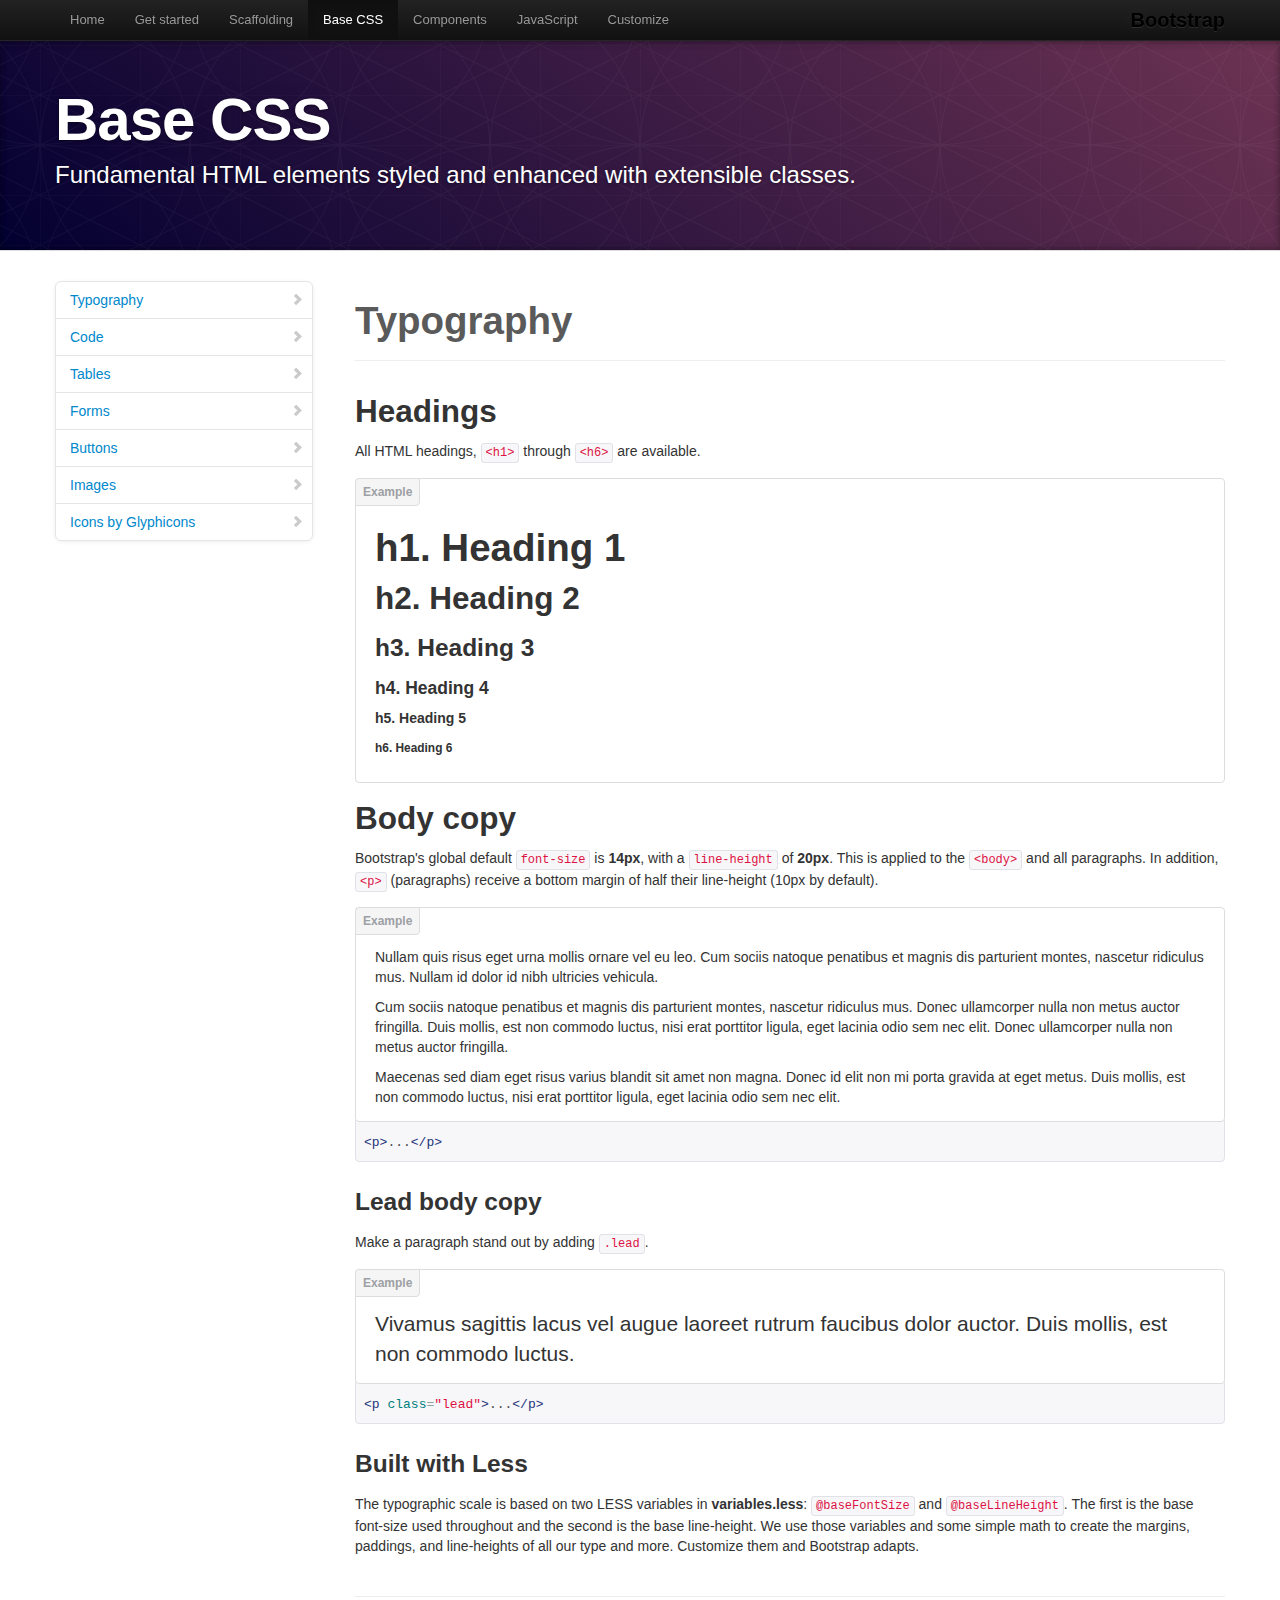
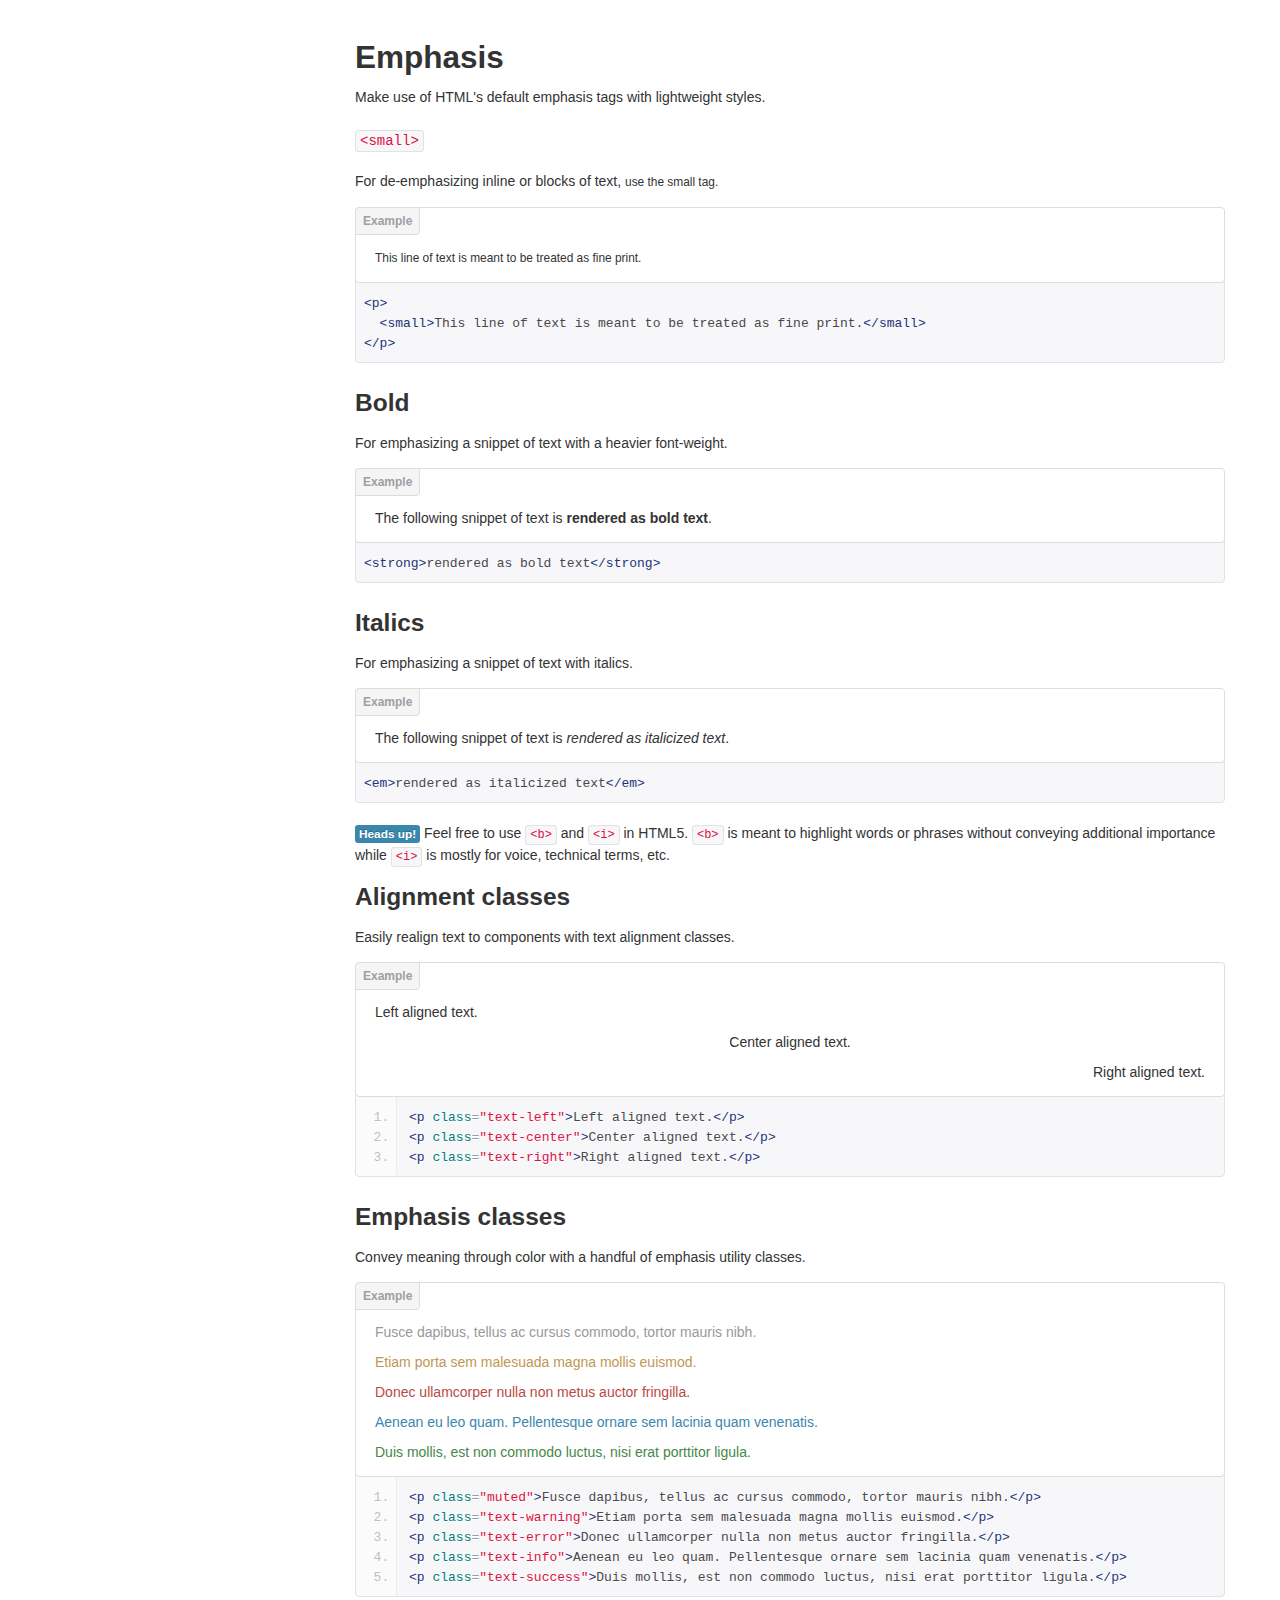
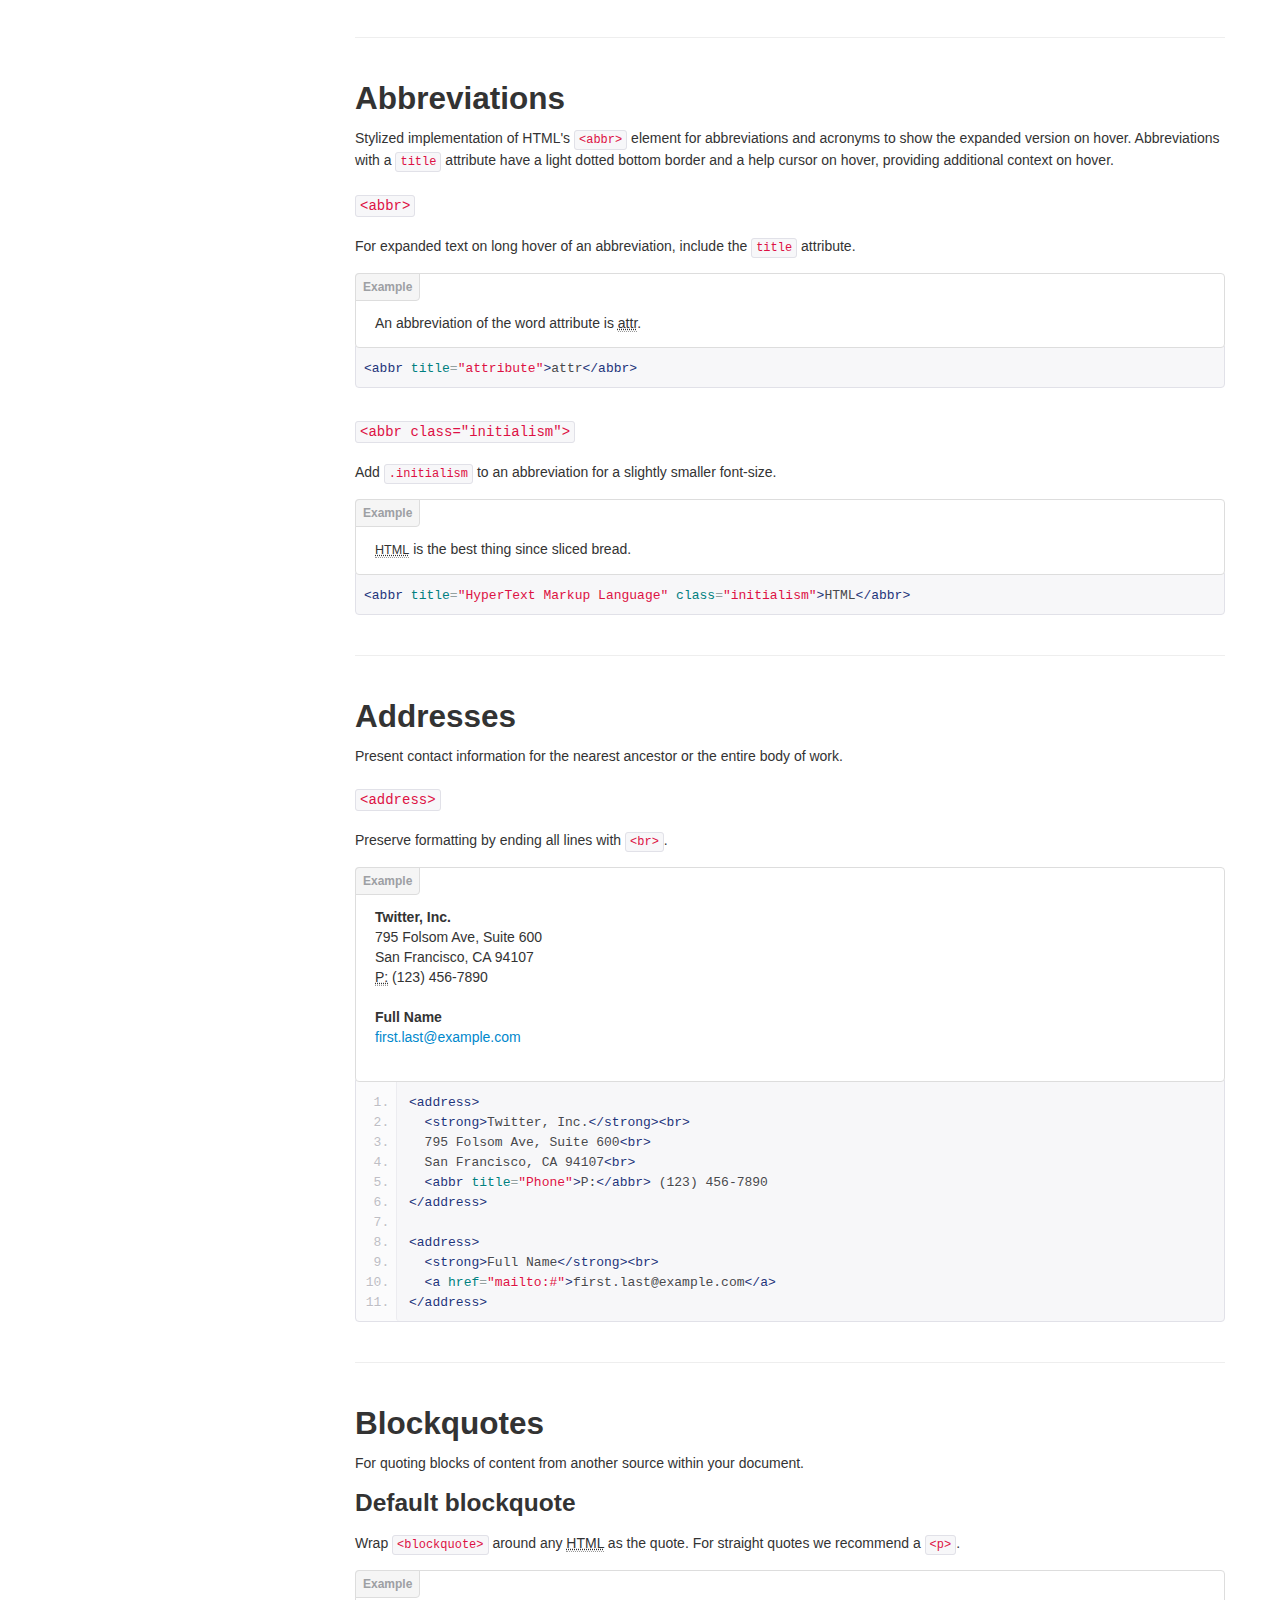
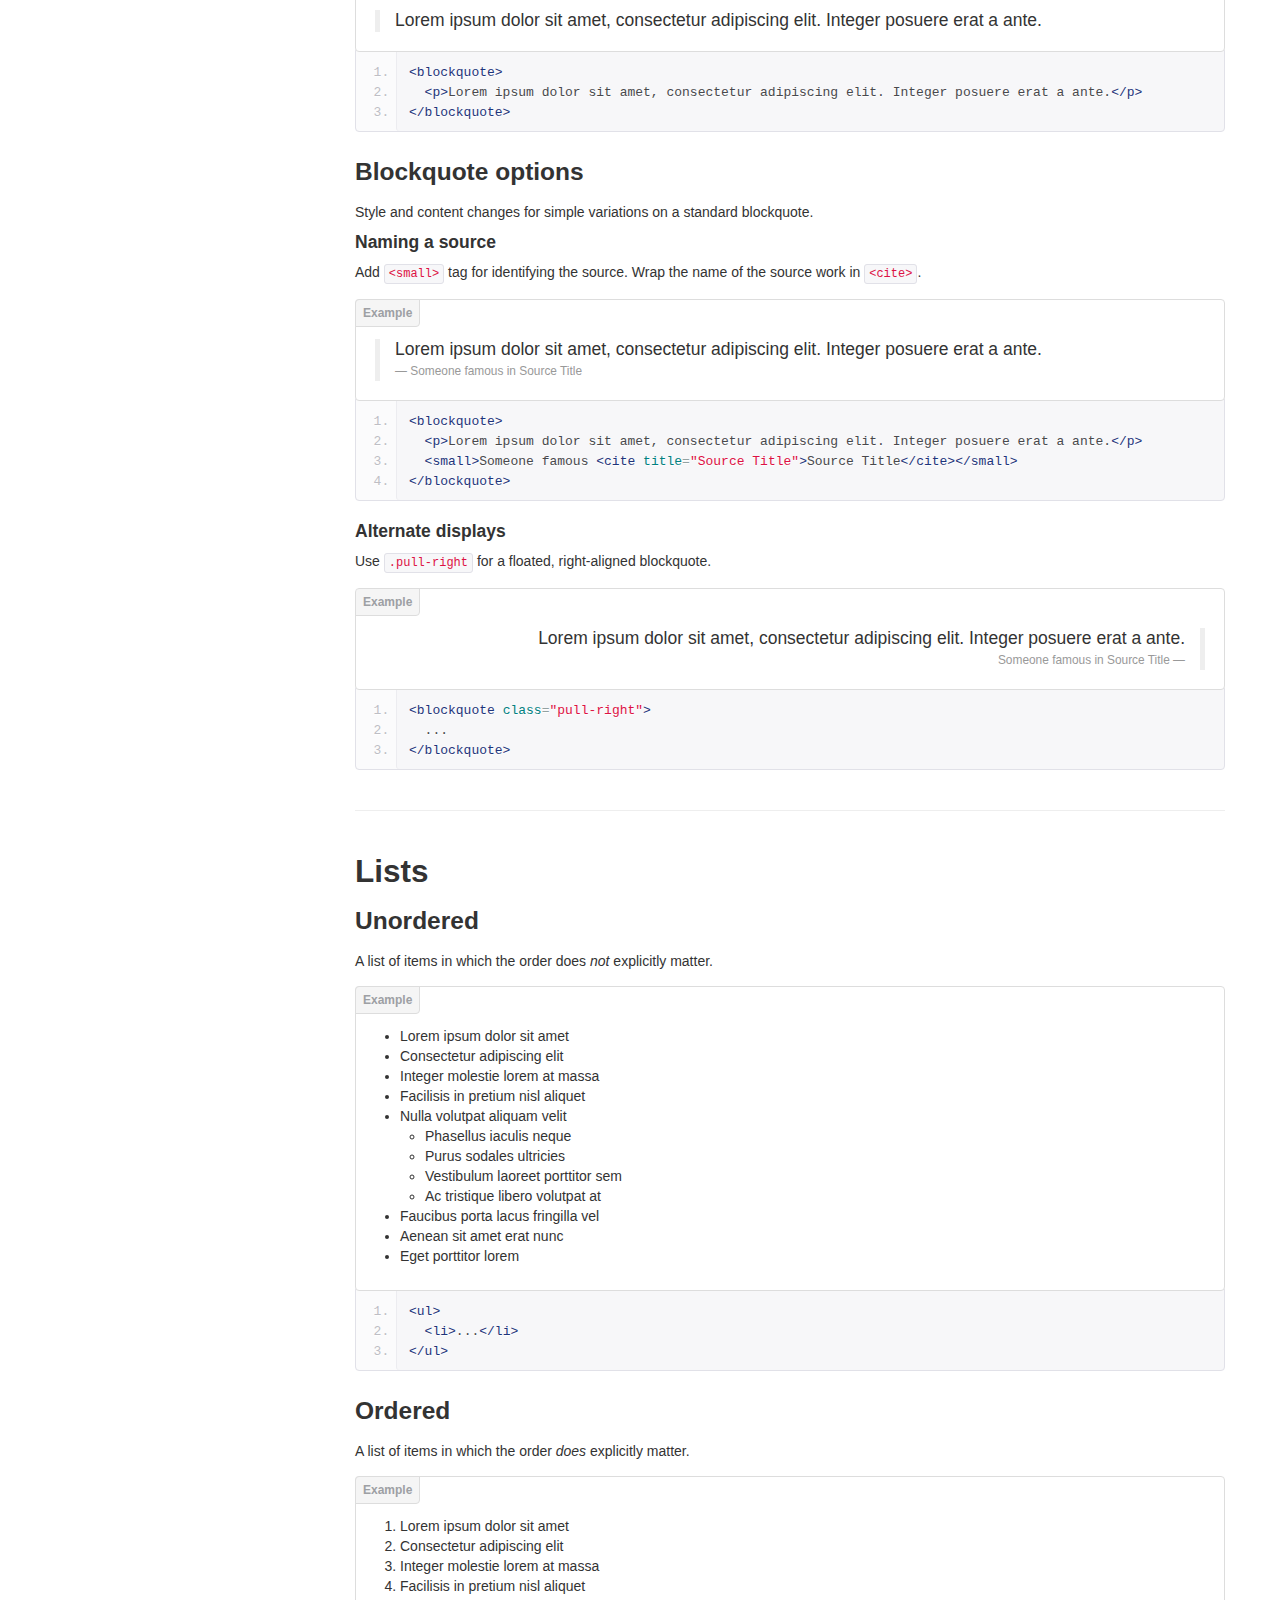
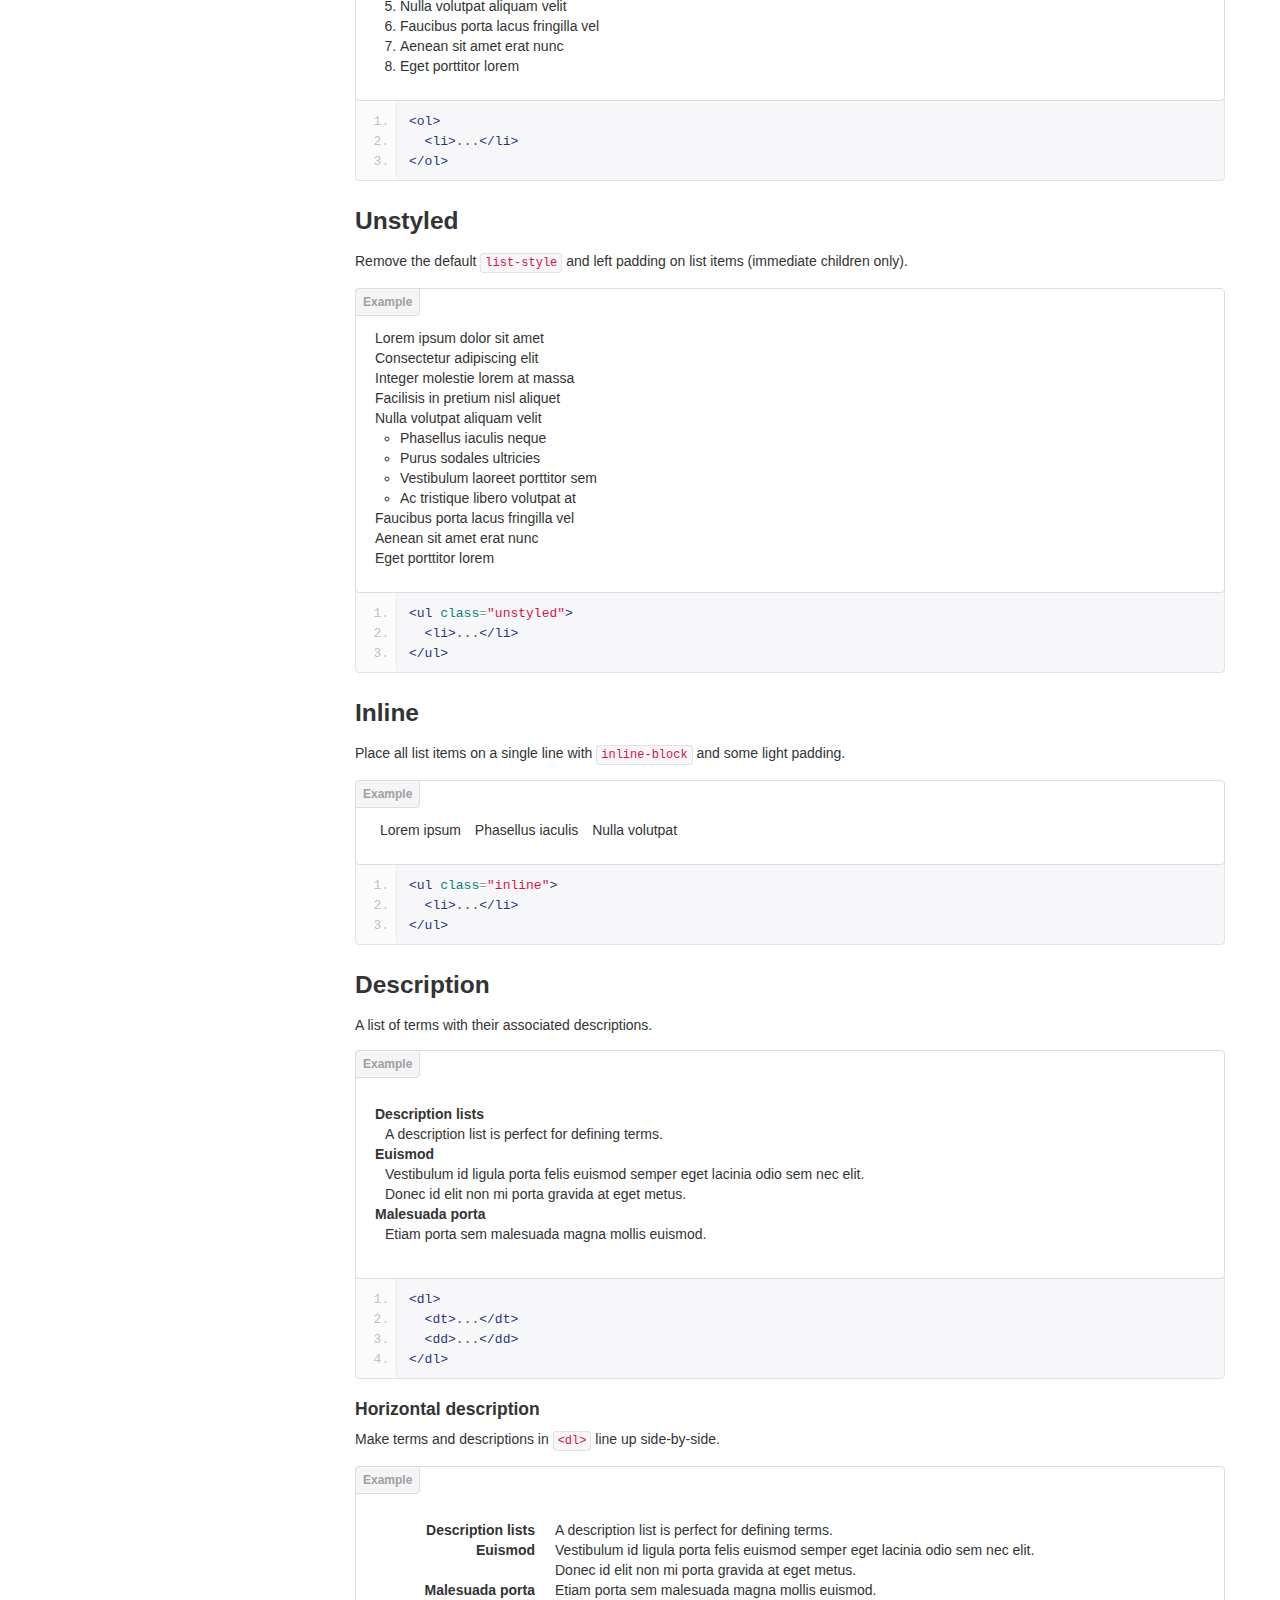
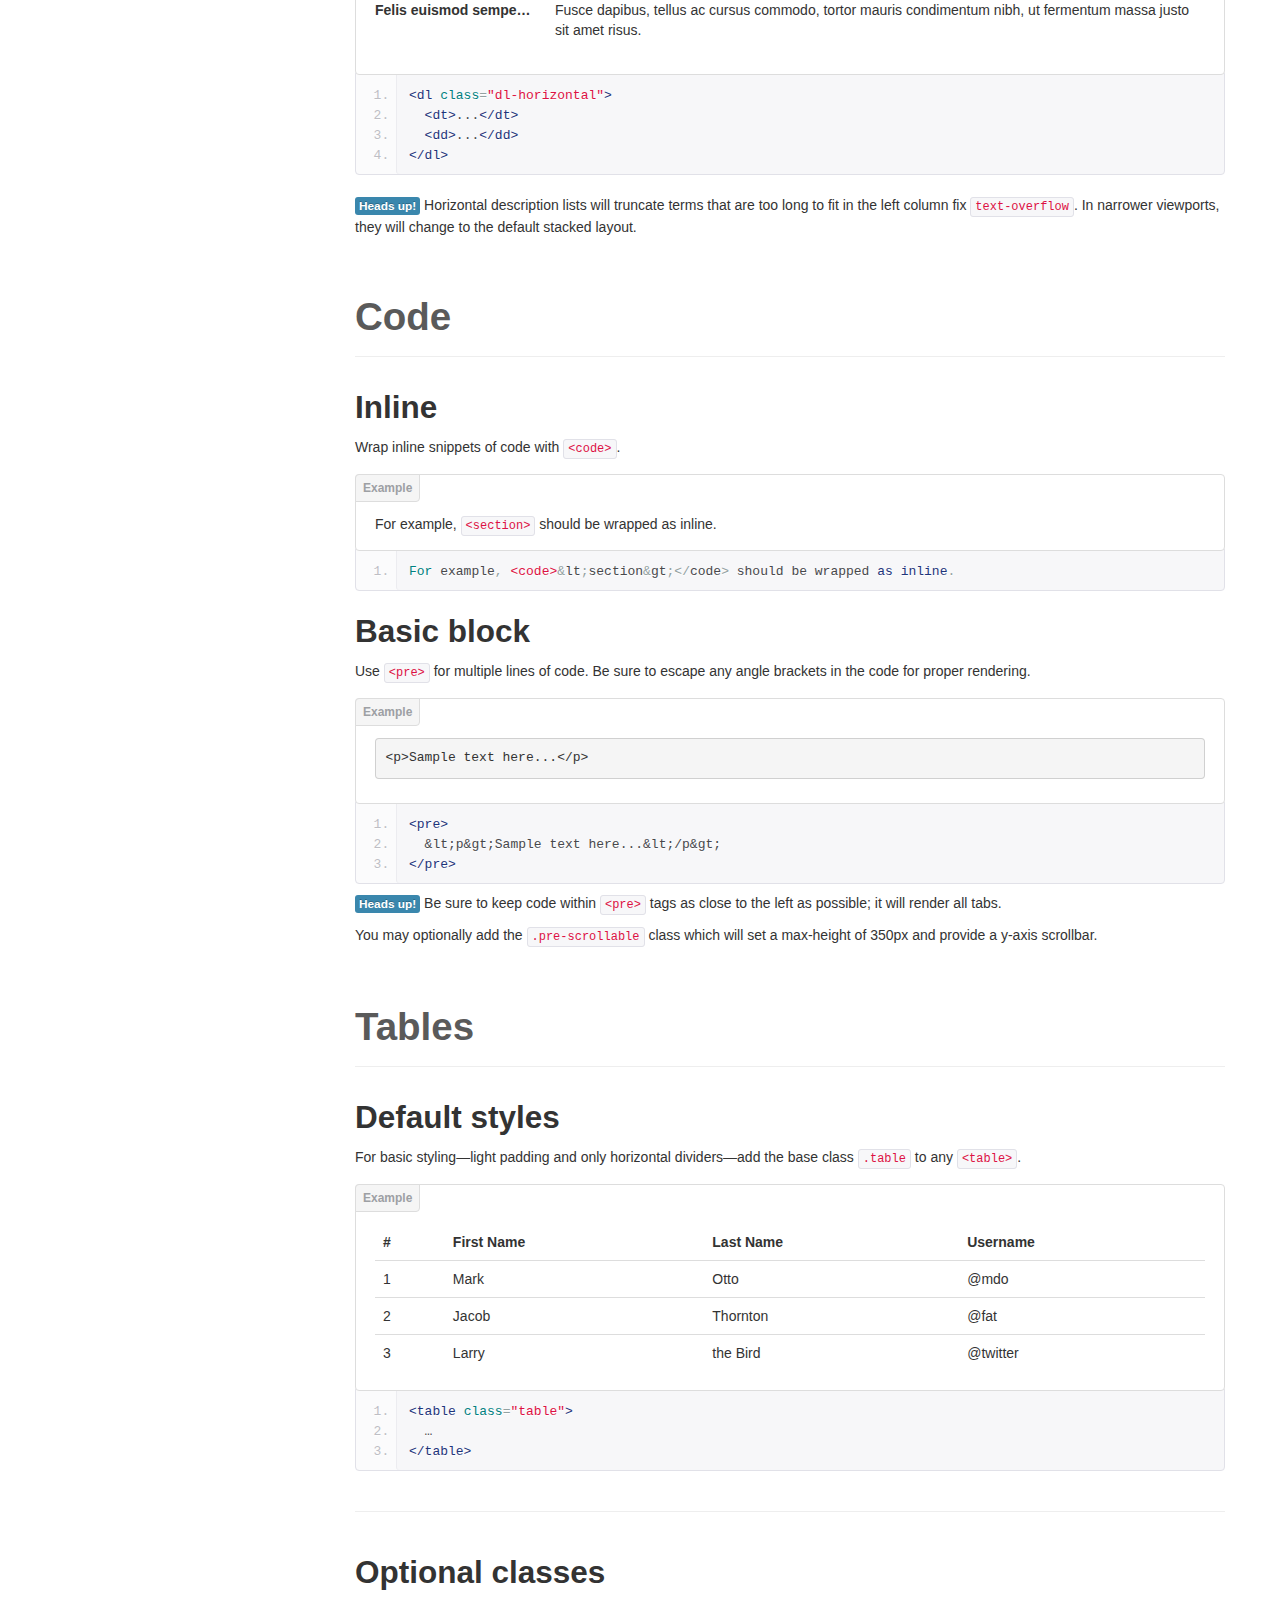
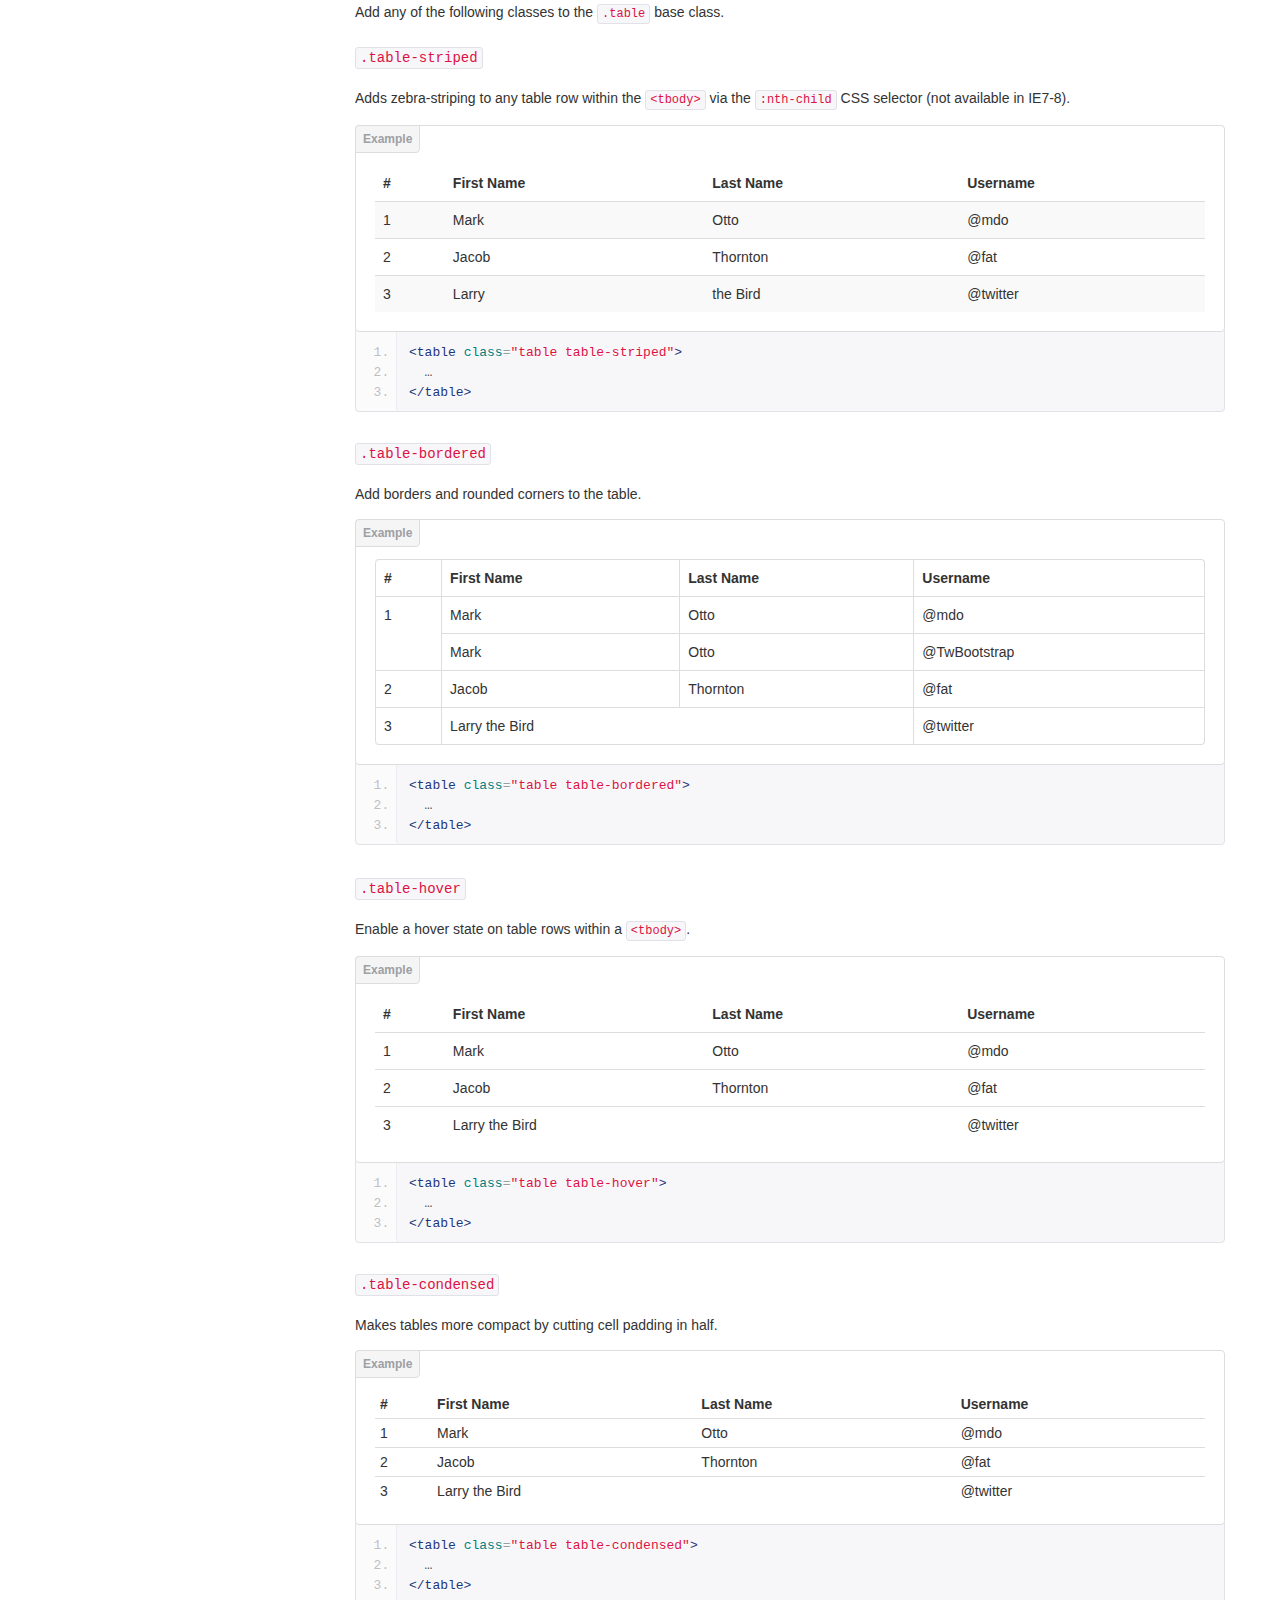
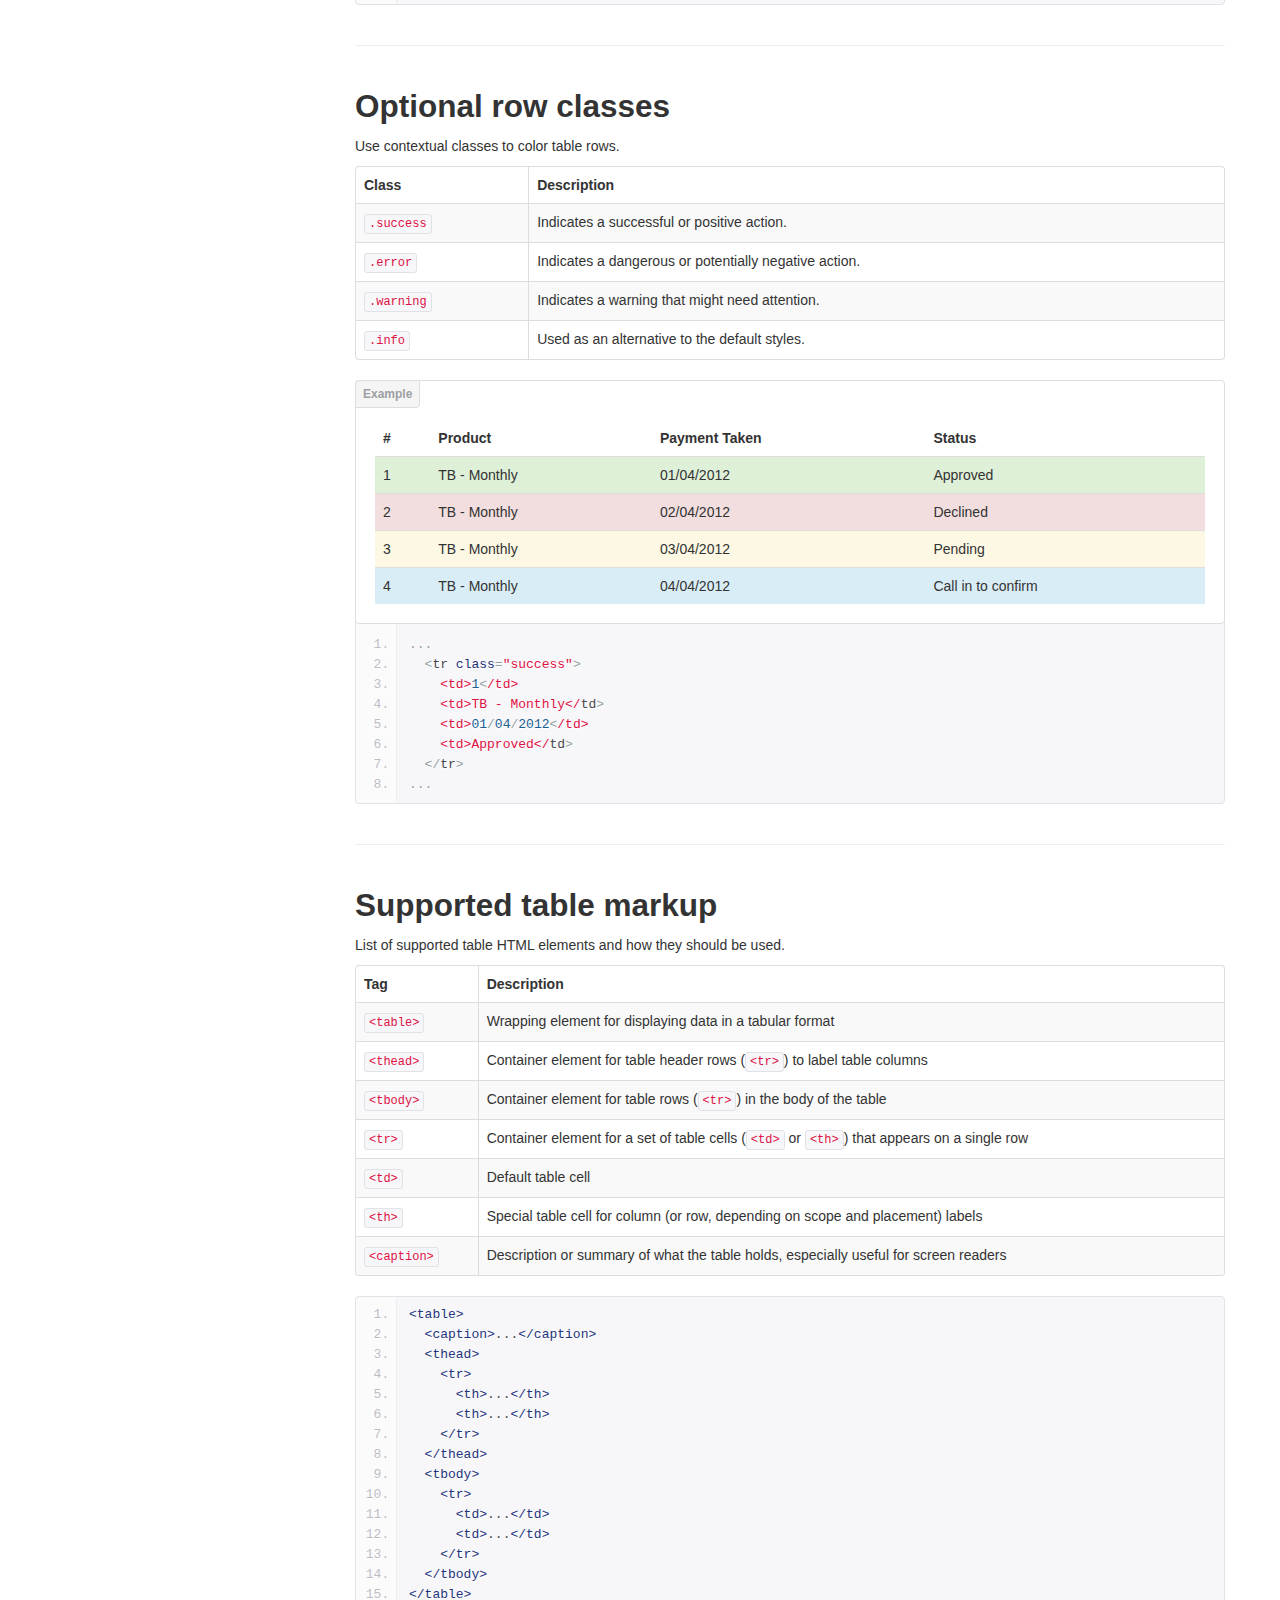
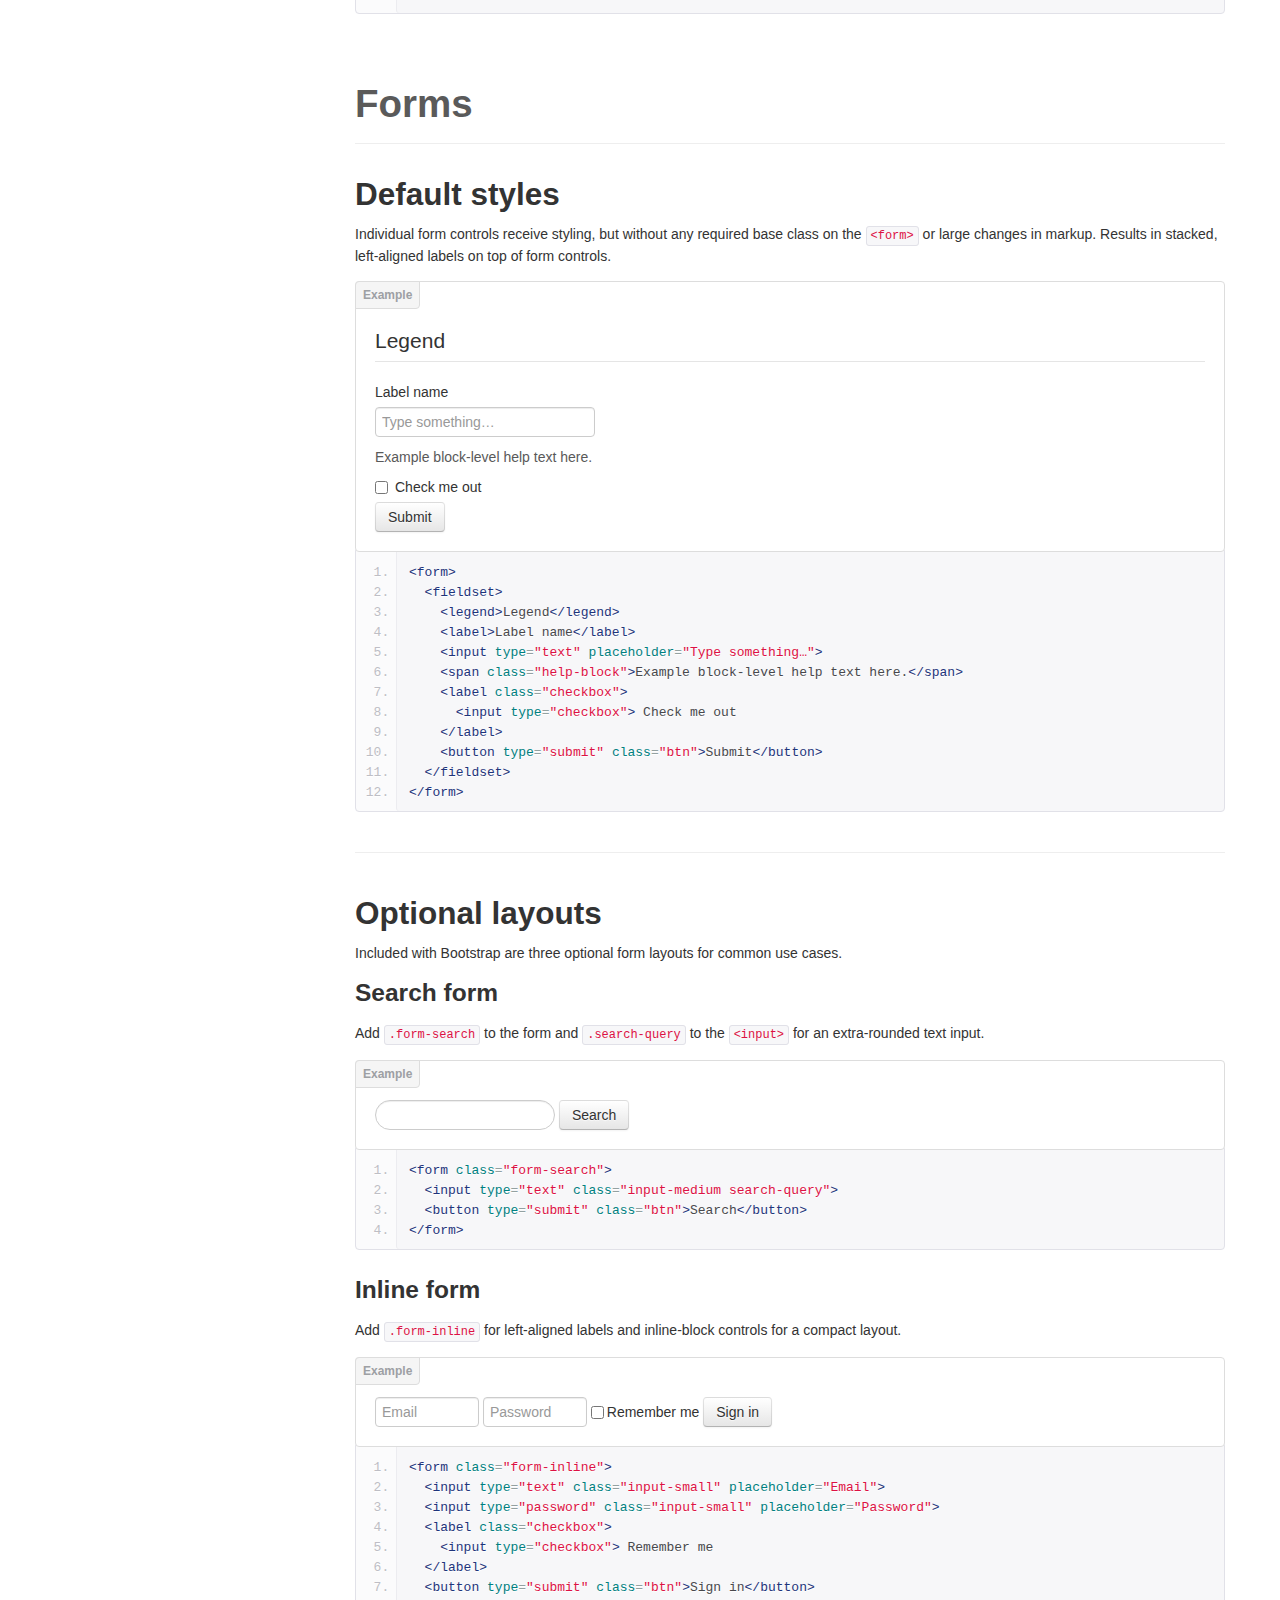
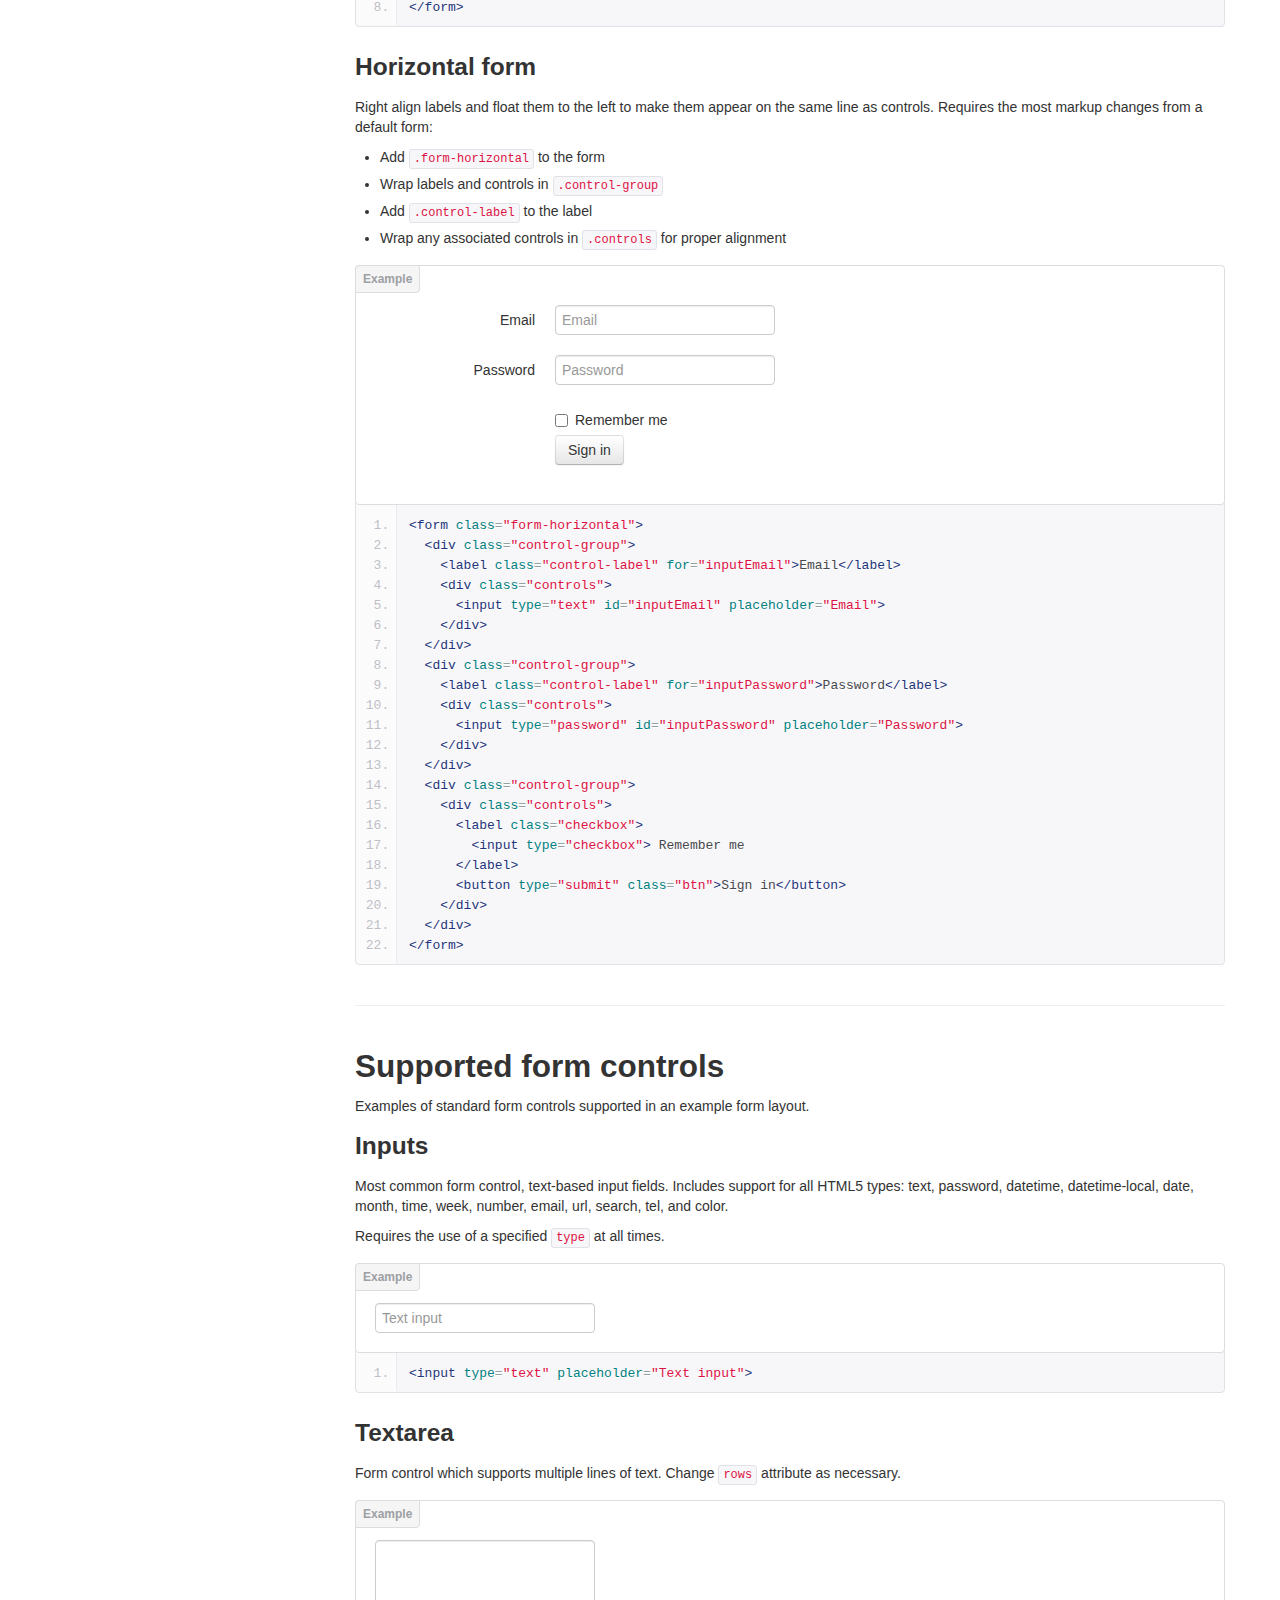
<file: components/bootstrap/docs/base-css.html>
<!DOCTYPE html>
<html lang="en">
  <head>
    <meta charset="utf-8">
    <title>Base · Bootstrap</title>
    <meta name="viewport" content="width=device-width, initial-scale=1.0">
    <meta name="description" content="">
    <meta name="author" content="">

    <!-- Le styles -->
    <link href="assets/css/bootstrap.css" rel="stylesheet">
    <link href="assets/css/bootstrap-responsive.css" rel="stylesheet">
    <link href="assets/css/docs.css" rel="stylesheet">
    <link href="assets/js/google-code-prettify/prettify.css" rel="stylesheet">

    <!-- Le HTML5 shim, for IE6-8 support of HTML5 elements -->
    <!--[if lt IE 9]>
      <script src="assets/js/html5shiv.js"></script>
    <![endif]-->

    <!-- Le fav and touch icons -->
    <link rel="apple-touch-icon-precomposed" sizes="144x144" href="assets/ico/apple-touch-icon-144-precomposed.png">
    <link rel="apple-touch-icon-precomposed" sizes="114x114" href="assets/ico/apple-touch-icon-114-precomposed.png">
      <link rel="apple-touch-icon-precomposed" sizes="72x72" href="assets/ico/apple-touch-icon-72-precomposed.png">
                    <link rel="apple-touch-icon-precomposed" href="assets/ico/apple-touch-icon-57-precomposed.png">
                                   <link rel="shortcut icon" href="assets/ico/favicon.png">

    <script type="text/javascript">
      var _gaq = _gaq || [];
      _gaq.push(['_setAccount', 'UA-146052-10']);
      _gaq.push(['_trackPageview']);
      (function() {
        var ga = document.createElement('script'); ga.type = 'text/javascript'; ga.async = true;
        ga.src = ('https:' == document.location.protocol ? 'https://ssl' : 'http://www') + '.google-analytics.com/ga.js';
        var s = document.getElementsByTagName('script')[0]; s.parentNode.insertBefore(ga, s);
      })();
    </script>
  </head>

  <body data-spy="scroll" data-target=".bs-docs-sidebar">

    <!-- Navbar
    ================================================== -->
    <div class="navbar navbar-inverse navbar-fixed-top">
      <div class="navbar-inner">
        <div class="container">
          <button type="button" class="btn btn-navbar" data-toggle="collapse" data-target=".nav-collapse">
            <span class="icon-bar"></span>
            <span class="icon-bar"></span>
            <span class="icon-bar"></span>
          </button>
          <a class="brand" href="./index.html">Bootstrap</a>
          <div class="nav-collapse collapse">
            <ul class="nav">
              <li class="">
                <a href="./index.html">Home</a>
              </li>
              <li class="">
                <a href="./getting-started.html">Get started</a>
              </li>
              <li class="">
                <a href="./scaffolding.html">Scaffolding</a>
              </li>
              <li class="active">
                <a href="./base-css.html">Base CSS</a>
              </li>
              <li class="">
                <a href="./components.html">Components</a>
              </li>
              <li class="">
                <a href="./javascript.html">JavaScript</a>
              </li>
              <li class="">
                <a href="./customize.html">Customize</a>
              </li>
            </ul>
          </div>
        </div>
      </div>
    </div>

<!-- Subhead
================================================== -->
<header class="jumbotron subhead" id="overview">
  <div class="container">
    <h1>Base CSS</h1>
    <p class="lead">Fundamental HTML elements styled and enhanced with extensible classes.</p>
  </div>
</header>


  <div class="container">

    <!-- Docs nav
    ================================================== -->
    <div class="row">
      <div class="span3 bs-docs-sidebar">
        <ul class="nav nav-list bs-docs-sidenav">
          <li><a href="#typography"><i class="icon-chevron-right"></i> Typography</a></li>
          <li><a href="#code"><i class="icon-chevron-right"></i> Code</a></li>
          <li><a href="#tables"><i class="icon-chevron-right"></i> Tables</a></li>
          <li><a href="#forms"><i class="icon-chevron-right"></i> Forms</a></li>
          <li><a href="#buttons"><i class="icon-chevron-right"></i> Buttons</a></li>
          <li><a href="#images"><i class="icon-chevron-right"></i> Images</a></li>
          <li><a href="#icons"><i class="icon-chevron-right"></i> Icons by Glyphicons</a></li>
        </ul>
      </div>
      <div class="span9">



        <!-- Typography
        ================================================== -->
        <section id="typography">
          <div class="page-header">
            <h1>Typography</h1>
          </div>

          <h2 id="headings">Headings</h2>
          <p>All HTML headings, <code>&lt;h1&gt;</code> through <code>&lt;h6&gt;</code> are available.</p>
          <div class="bs-docs-example">
            <h1>h1. Heading 1</h1>
            <h2>h2. Heading 2</h2>
            <h3>h3. Heading 3</h3>
            <h4>h4. Heading 4</h4>
            <h5>h5. Heading 5</h5>
            <h6>h6. Heading 6</h6>
          </div>

          <h2 id="body-copy">Body copy</h2>
          <p>Bootstrap's global default <code>font-size</code> is <strong>14px</strong>, with a <code>line-height</code> of <strong>20px</strong>. This is applied to the <code>&lt;body&gt;</code> and all paragraphs. In addition, <code>&lt;p&gt;</code> (paragraphs) receive a bottom margin of half their line-height (10px by default).</p>
          <div class="bs-docs-example">
            <p>Nullam quis risus eget urna mollis ornare vel eu leo. Cum sociis natoque penatibus et magnis dis parturient montes, nascetur ridiculus mus. Nullam id dolor id nibh ultricies vehicula.</p>
            <p>Cum sociis natoque penatibus et magnis dis parturient montes, nascetur ridiculus mus. Donec ullamcorper nulla non metus auctor fringilla. Duis mollis, est non commodo luctus, nisi erat porttitor ligula, eget lacinia odio sem nec elit. Donec ullamcorper nulla non metus auctor fringilla.</p>
            <p>Maecenas sed diam eget risus varius blandit sit amet non magna. Donec id elit non mi porta gravida at eget metus. Duis mollis, est non commodo luctus, nisi erat porttitor ligula, eget lacinia odio sem nec elit.</p>
          </div>
          <pre class="prettyprint">&lt;p&gt;...&lt;/p&gt;</pre>

          <h3>Lead body copy</h3>
          <p>Make a paragraph stand out by adding <code>.lead</code>.</p>
          <div class="bs-docs-example">
            <p class="lead">Vivamus sagittis lacus vel augue laoreet rutrum faucibus dolor auctor. Duis mollis, est non commodo luctus.</p>
          </div>
          <pre class="prettyprint">&lt;p class="lead"&gt;...&lt;/p&gt;</pre>

          <h3>Built with Less</h3>
          <p>The typographic scale is based on two LESS variables in <strong>variables.less</strong>: <code>@baseFontSize</code> and <code>@baseLineHeight</code>. The first is the base font-size used throughout and the second is the base line-height. We use those variables and some simple math to create the margins, paddings, and line-heights of all our type and more. Customize them and Bootstrap adapts.</p>


          <hr class="bs-docs-separator">


          <h2 id="emphasis">Emphasis</h2>
          <p>Make use of HTML's default emphasis tags with lightweight styles.</p>

          <h3><code>&lt;small&gt;</code></h3>
          <p>For de-emphasizing inline or blocks of text, <small>use the small tag.</small></p>
          <div class="bs-docs-example">
            <p><small>This line of text is meant to be treated as fine print.</small></p>
          </div>
<pre class="prettyprint">
&lt;p&gt;
  &lt;small&gt;This line of text is meant to be treated as fine print.&lt;/small&gt;
&lt;/p&gt;
</pre>

          <h3>Bold</h3>
          <p>For emphasizing a snippet of text with a heavier font-weight.</p>
          <div class="bs-docs-example">
            <p>The following snippet of text is <strong>rendered as bold text</strong>.</p>
          </div>
          <pre class="prettyprint">&lt;strong&gt;rendered as bold text&lt;/strong&gt;</pre>

          <h3>Italics</h3>
          <p>For emphasizing a snippet of text with italics.</p>
          <div class="bs-docs-example">
            <p>The following snippet of text is <em>rendered as italicized text</em>.</p>
          </div>
          <pre class="prettyprint">&lt;em&gt;rendered as italicized text&lt;/em&gt;</pre>

          <p><span class="label label-info">Heads up!</span> Feel free to use <code>&lt;b&gt;</code> and <code>&lt;i&gt;</code> in HTML5. <code>&lt;b&gt;</code> is meant to highlight words or phrases without conveying additional importance while <code>&lt;i&gt;</code> is mostly for voice, technical terms, etc.</p>

          <h3>Alignment classes</h3>
          <p>Easily realign text to components with text alignment classes.</p>
          <div class="bs-docs-example">
            <p class="text-left">Left aligned text.</p>
            <p class="text-center">Center aligned text.</p>
            <p class="text-right">Right aligned text.</p>
          </div>
<pre class="prettyprint linenums">
&lt;p class="text-left"&gt;Left aligned text.&lt;/p&gt;
&lt;p class="text-center"&gt;Center aligned text.&lt;/p&gt;
&lt;p class="text-right"&gt;Right aligned text.&lt;/p&gt;
</pre>

          <h3>Emphasis classes</h3>
          <p>Convey meaning through color with a handful of emphasis utility classes.</p>
          <div class="bs-docs-example">
            <p class="muted">Fusce dapibus, tellus ac cursus commodo, tortor mauris nibh.</p>
            <p class="text-warning">Etiam porta sem malesuada magna mollis euismod.</p>
            <p class="text-error">Donec ullamcorper nulla non metus auctor fringilla.</p>
            <p class="text-info">Aenean eu leo quam. Pellentesque ornare sem lacinia quam venenatis.</p>
            <p class="text-success">Duis mollis, est non commodo luctus, nisi erat porttitor ligula.</p>
          </div>
<pre class="prettyprint linenums">
&lt;p class="muted"&gt;Fusce dapibus, tellus ac cursus commodo, tortor mauris nibh.&lt;/p&gt;
&lt;p class="text-warning"&gt;Etiam porta sem malesuada magna mollis euismod.&lt;/p&gt;
&lt;p class="text-error"&gt;Donec ullamcorper nulla non metus auctor fringilla.&lt;/p&gt;
&lt;p class="text-info"&gt;Aenean eu leo quam. Pellentesque ornare sem lacinia quam venenatis.&lt;/p&gt;
&lt;p class="text-success"&gt;Duis mollis, est non commodo luctus, nisi erat porttitor ligula.&lt;/p&gt;
</pre>


          <hr class="bs-docs-separator">


          <h2 id="abbreviations">Abbreviations</h2>
          <p>Stylized implementation of HTML's <code>&lt;abbr&gt;</code> element for abbreviations and acronyms to show the expanded version on hover. Abbreviations with a <code>title</code> attribute have a light dotted bottom border and a help cursor on hover, providing additional context on hover.</p>

          <h3><code>&lt;abbr&gt;</code></h3>
          <p>For expanded text on long hover of an abbreviation, include the <code>title</code> attribute.</p>
          <div class="bs-docs-example">
            <p>An abbreviation of the word attribute is <abbr title="attribute">attr</abbr>.</p>
          </div>
          <pre class="prettyprint">&lt;abbr title="attribute"&gt;attr&lt;/abbr&gt;</pre>

          <h3><code>&lt;abbr class="initialism"&gt;</code></h3>
          <p>Add <code>.initialism</code> to an abbreviation for a slightly smaller font-size.</p>
          <div class="bs-docs-example">
            <p><abbr title="HyperText Markup Language" class="initialism">HTML</abbr> is the best thing since sliced bread.</p>
          </div>
          <pre class="prettyprint">&lt;abbr title="HyperText Markup Language" class="initialism"&gt;HTML&lt;/abbr&gt;</pre>


          <hr class="bs-docs-separator">


          <h2 id="addresses">Addresses</h2>
          <p>Present contact information for the nearest ancestor or the entire body of work.</p>

          <h3><code>&lt;address&gt;</code></h3>
          <p>Preserve formatting by ending all lines with <code>&lt;br&gt;</code>.</p>
          <div class="bs-docs-example">
            <address>
              <strong>Twitter, Inc.</strong><br>
              795 Folsom Ave, Suite 600<br>
              San Francisco, CA 94107<br>
              <abbr title="Phone">P:</abbr> (123) 456-7890
            </address>
            <address>
              <strong>Full Name</strong><br>
              <a href="mailto:#">first.last@example.com</a>
            </address>
          </div>
<pre class="prettyprint linenums">
&lt;address&gt;
  &lt;strong&gt;Twitter, Inc.&lt;/strong&gt;&lt;br&gt;
  795 Folsom Ave, Suite 600&lt;br&gt;
  San Francisco, CA 94107&lt;br&gt;
  &lt;abbr title="Phone"&gt;P:&lt;/abbr&gt; (123) 456-7890
&lt;/address&gt;

&lt;address&gt;
  &lt;strong&gt;Full Name&lt;/strong&gt;&lt;br&gt;
  &lt;a href="mailto:#"&gt;first.last@example.com&lt;/a&gt;
&lt;/address&gt;
</pre>


          <hr class="bs-docs-separator">


          <h2 id="blockquotes">Blockquotes</h2>
          <p>For quoting blocks of content from another source within your document.</p>

          <h3>Default blockquote</h3>
          <p>Wrap <code>&lt;blockquote&gt;</code> around any <abbr title="HyperText Markup Language">HTML</abbr> as the quote. For straight quotes we recommend a <code>&lt;p&gt;</code>.</p>
          <div class="bs-docs-example">
            <blockquote>
              <p>Lorem ipsum dolor sit amet, consectetur adipiscing elit. Integer posuere erat a ante.</p>
            </blockquote>
          </div>
<pre class="prettyprint linenums">
&lt;blockquote&gt;
  &lt;p&gt;Lorem ipsum dolor sit amet, consectetur adipiscing elit. Integer posuere erat a ante.&lt;/p&gt;
&lt;/blockquote&gt;
</pre>

          <h3>Blockquote options</h3>
          <p>Style and content changes for simple variations on a standard blockquote.</p>

          <h4>Naming a source</h4>
          <p>Add <code>&lt;small&gt;</code> tag for identifying the source. Wrap the name of the source work in <code>&lt;cite&gt;</code>.</p>
          <div class="bs-docs-example">
            <blockquote>
              <p>Lorem ipsum dolor sit amet, consectetur adipiscing elit. Integer posuere erat a ante.</p>
              <small>Someone famous in <cite title="Source Title">Source Title</cite></small>
            </blockquote>
          </div>
<pre class="prettyprint linenums">
&lt;blockquote&gt;
  &lt;p&gt;Lorem ipsum dolor sit amet, consectetur adipiscing elit. Integer posuere erat a ante.&lt;/p&gt;
  &lt;small&gt;Someone famous &lt;cite title="Source Title"&gt;Source Title&lt;/cite&gt;&lt;/small&gt;
&lt;/blockquote&gt;
</pre>

          <h4>Alternate displays</h4>
          <p>Use <code>.pull-right</code> for a floated, right-aligned blockquote.</p>
          <div class="bs-docs-example" style="overflow: hidden;">
            <blockquote class="pull-right">
              <p>Lorem ipsum dolor sit amet, consectetur adipiscing elit. Integer posuere erat a ante.</p>
              <small>Someone famous in <cite title="Source Title">Source Title</cite></small>
            </blockquote>
          </div>
<pre class="prettyprint linenums">
&lt;blockquote class="pull-right"&gt;
  ...
&lt;/blockquote&gt;
</pre>


          <hr class="bs-docs-separator">


          <!-- Lists -->
          <h2 id="lists">Lists</h2>

          <h3>Unordered</h3>
          <p>A list of items in which the order does <em>not</em> explicitly matter.</p>
          <div class="bs-docs-example">
            <ul>
              <li>Lorem ipsum dolor sit amet</li>
              <li>Consectetur adipiscing elit</li>
              <li>Integer molestie lorem at massa</li>
              <li>Facilisis in pretium nisl aliquet</li>
              <li>Nulla volutpat aliquam velit
                <ul>
                  <li>Phasellus iaculis neque</li>
                  <li>Purus sodales ultricies</li>
                  <li>Vestibulum laoreet porttitor sem</li>
                  <li>Ac tristique libero volutpat at</li>
                </ul>
              </li>
              <li>Faucibus porta lacus fringilla vel</li>
              <li>Aenean sit amet erat nunc</li>
              <li>Eget porttitor lorem</li>
            </ul>
          </div>
<pre class="prettyprint linenums">
&lt;ul&gt;
  &lt;li&gt;...&lt;/li&gt;
&lt;/ul&gt;
</pre>

          <h3>Ordered</h3>
          <p>A list of items in which the order <em>does</em> explicitly matter.</p>
          <div class="bs-docs-example">
            <ol>
              <li>Lorem ipsum dolor sit amet</li>
              <li>Consectetur adipiscing elit</li>
              <li>Integer molestie lorem at massa</li>
              <li>Facilisis in pretium nisl aliquet</li>
              <li>Nulla volutpat aliquam velit</li>
              <li>Faucibus porta lacus fringilla vel</li>
              <li>Aenean sit amet erat nunc</li>
              <li>Eget porttitor lorem</li>
            </ol>
          </div>
<pre class="prettyprint linenums">
&lt;ol&gt;
  &lt;li&gt;...&lt;/li&gt;
&lt;/ol&gt;
</pre>

        <h3>Unstyled</h3>
        <p>Remove the default <code>list-style</code> and left padding on list items (immediate children only).</p>
        <div class="bs-docs-example">
          <ul class="unstyled">
            <li>Lorem ipsum dolor sit amet</li>
            <li>Consectetur adipiscing elit</li>
            <li>Integer molestie lorem at massa</li>
            <li>Facilisis in pretium nisl aliquet</li>
            <li>Nulla volutpat aliquam velit
              <ul>
                <li>Phasellus iaculis neque</li>
                <li>Purus sodales ultricies</li>
                <li>Vestibulum laoreet porttitor sem</li>
                <li>Ac tristique libero volutpat at</li>
              </ul>
            </li>
            <li>Faucibus porta lacus fringilla vel</li>
            <li>Aenean sit amet erat nunc</li>
            <li>Eget porttitor lorem</li>
          </ul>
        </div>
<pre class="prettyprint linenums">
&lt;ul class="unstyled"&gt;
  &lt;li&gt;...&lt;/li&gt;
&lt;/ul&gt;
</pre>

        <h3>Inline</h3>
        <p>Place all list items on a single line with <code>inline-block</code> and some light padding.</p>
        <div class="bs-docs-example">
          <ul class="inline">
            <li>Lorem ipsum</li>
            <li>Phasellus iaculis</li>
            <li>Nulla volutpat</li>
          </ul>
        </div>
<pre class="prettyprint linenums">
&lt;ul class="inline"&gt;
  &lt;li&gt;...&lt;/li&gt;
&lt;/ul&gt;
</pre>

        <h3>Description</h3>
        <p>A list of terms with their associated descriptions.</p>
        <div class="bs-docs-example">
          <dl>
            <dt>Description lists</dt>
            <dd>A description list is perfect for defining terms.</dd>
            <dt>Euismod</dt>
            <dd>Vestibulum id ligula porta felis euismod semper eget lacinia odio sem nec elit.</dd>
            <dd>Donec id elit non mi porta gravida at eget metus.</dd>
            <dt>Malesuada porta</dt>
            <dd>Etiam porta sem malesuada magna mollis euismod.</dd>
          </dl>
        </div>
<pre class="prettyprint linenums">
&lt;dl&gt;
  &lt;dt&gt;...&lt;/dt&gt;
  &lt;dd&gt;...&lt;/dd&gt;
&lt;/dl&gt;
</pre>

        <h4>Horizontal description</h4>
        <p>Make terms and descriptions in <code>&lt;dl&gt;</code> line up side-by-side.</p>
        <div class="bs-docs-example">
          <dl class="dl-horizontal">
            <dt>Description lists</dt>
            <dd>A description list is perfect for defining terms.</dd>
            <dt>Euismod</dt>
            <dd>Vestibulum id ligula porta felis euismod semper eget lacinia odio sem nec elit.</dd>
            <dd>Donec id elit non mi porta gravida at eget metus.</dd>
            <dt>Malesuada porta</dt>
            <dd>Etiam porta sem malesuada magna mollis euismod.</dd>
            <dt>Felis euismod semper eget lacinia</dt>
            <dd>Fusce dapibus, tellus ac cursus commodo, tortor mauris condimentum nibh, ut fermentum massa justo sit amet risus.</dd>
          </dl>
        </div>
<pre class="prettyprint linenums">
&lt;dl class="dl-horizontal"&gt;
  &lt;dt&gt;...&lt;/dt&gt;
  &lt;dd&gt;...&lt;/dd&gt;
&lt;/dl&gt;
</pre>
        <p>
          <span class="label label-info">Heads up!</span>
          Horizontal description lists will truncate terms that are too long to fit in the left column fix <code>text-overflow</code>. In narrower viewports, they will change to the default stacked layout.
        </p>
      </section>



        <!-- Code
        ================================================== -->
        <section id="code">
          <div class="page-header">
            <h1>Code</h1>
          </div>

          <h2>Inline</h2>
          <p>Wrap inline snippets of code with <code>&lt;code&gt;</code>.</p>
<div class="bs-docs-example">
  For example, <code>&lt;section&gt;</code> should be wrapped as inline.
</div>
<pre class="prettyprint linenums">
For example, &lt;code&gt;&amp;lt;section&amp;gt;&lt;/code&gt; should be wrapped as inline.
</pre>

          <h2>Basic block</h2>
          <p>Use <code>&lt;pre&gt;</code> for multiple lines of code. Be sure to escape any angle brackets in the code for proper rendering.</p>
<div class="bs-docs-example">
  <pre>&lt;p&gt;Sample text here...&lt;/p&gt;</pre>
</div>
<pre class="prettyprint linenums" style="margin-bottom: 9px;">
&lt;pre&gt;
  &amp;lt;p&amp;gt;Sample text here...&amp;lt;/p&amp;gt;
&lt;/pre&gt;
</pre>
          <p><span class="label label-info">Heads up!</span> Be sure to keep code within <code>&lt;pre&gt;</code> tags as close to the left as possible; it will render all tabs.</p>
          <p>You may optionally add the <code>.pre-scrollable</code> class which will set a max-height of 350px and provide a y-axis scrollbar.</p>
        </section>



        <!-- Tables
        ================================================== -->
        <section id="tables">
          <div class="page-header">
            <h1>Tables</h1>
          </div>

          <h2>Default styles</h2>
          <p>For basic styling&mdash;light padding and only horizontal dividers&mdash;add the base class <code>.table</code> to any <code>&lt;table&gt;</code>.</p>
          <div class="bs-docs-example">
            <table class="table">
              <thead>
                <tr>
                  <th>#</th>
                  <th>First Name</th>
                  <th>Last Name</th>
                  <th>Username</th>
                </tr>
              </thead>
              <tbody>
                <tr>
                  <td>1</td>
                  <td>Mark</td>
                  <td>Otto</td>
                  <td>@mdo</td>
                </tr>
                <tr>
                  <td>2</td>
                  <td>Jacob</td>
                  <td>Thornton</td>
                  <td>@fat</td>
                </tr>
                <tr>
                  <td>3</td>
                  <td>Larry</td>
                  <td>the Bird</td>
                  <td>@twitter</td>
                </tr>
              </tbody>
            </table>
          </div>
<pre class="prettyprint linenums">
&lt;table class="table"&gt;
  …
&lt;/table&gt;
</pre>


          <hr class="bs-docs-separator">


          <h2>Optional classes</h2>
          <p>Add any of the following classes to the <code>.table</code> base class.</p>

          <h3><code>.table-striped</code></h3>
          <p>Adds zebra-striping to any table row within the <code>&lt;tbody&gt;</code> via the <code>:nth-child</code> CSS selector (not available in IE7-8).</p>
          <div class="bs-docs-example">
            <table class="table table-striped">
              <thead>
                <tr>
                  <th>#</th>
                  <th>First Name</th>
                  <th>Last Name</th>
                  <th>Username</th>
                </tr>
              </thead>
              <tbody>
                <tr>
                  <td>1</td>
                  <td>Mark</td>
                  <td>Otto</td>
                  <td>@mdo</td>
                </tr>
                <tr>
                  <td>2</td>
                  <td>Jacob</td>
                  <td>Thornton</td>
                  <td>@fat</td>
                </tr>
                <tr>
                  <td>3</td>
                  <td>Larry</td>
                  <td>the Bird</td>
                  <td>@twitter</td>
                </tr>
              </tbody>
            </table>
          </div>
<pre class="prettyprint linenums" style="margin-bottom: 18px;">
&lt;table class="table table-striped"&gt;
  …
&lt;/table&gt;
</pre>

          <h3><code>.table-bordered</code></h3>
          <p>Add borders and rounded corners to the table.</p>
          <div class="bs-docs-example">
            <table class="table table-bordered">
              <thead>
                <tr>
                  <th>#</th>
                  <th>First Name</th>
                  <th>Last Name</th>
                  <th>Username</th>
                </tr>
              </thead>
              <tbody>
                <tr>
                  <td rowspan="2">1</td>
                  <td>Mark</td>
                  <td>Otto</td>
                  <td>@mdo</td>
                </tr>
                <tr>
                  <td>Mark</td>
                  <td>Otto</td>
                  <td>@TwBootstrap</td>
                </tr>
                <tr>
                  <td>2</td>
                  <td>Jacob</td>
                  <td>Thornton</td>
                  <td>@fat</td>
                </tr>
                <tr>
                  <td>3</td>
                  <td colspan="2">Larry the Bird</td>
                  <td>@twitter</td>
                </tr>
              </tbody>
            </table>
          </div>
<pre class="prettyprint linenums">
&lt;table class="table table-bordered"&gt;
  …
&lt;/table&gt;
</pre>

          <h3><code>.table-hover</code></h3>
          <p>Enable a hover state on table rows within a <code>&lt;tbody&gt;</code>.</p>
          <div class="bs-docs-example">
            <table class="table table-hover">
              <thead>
                <tr>
                  <th>#</th>
                  <th>First Name</th>
                  <th>Last Name</th>
                  <th>Username</th>
                </tr>
              </thead>
              <tbody>
                <tr>
                  <td>1</td>
                  <td>Mark</td>
                  <td>Otto</td>
                  <td>@mdo</td>
                </tr>
                <tr>
                  <td>2</td>
                  <td>Jacob</td>
                  <td>Thornton</td>
                  <td>@fat</td>
                </tr>
                <tr>
                  <td>3</td>
                  <td colspan="2">Larry the Bird</td>
                  <td>@twitter</td>
                </tr>
              </tbody>
            </table>
          </div>
<pre class="prettyprint linenums" style="margin-bottom: 18px;">
&lt;table class="table table-hover"&gt;
  …
&lt;/table&gt;
</pre>

          <h3><code>.table-condensed</code></h3>
          <p>Makes tables more compact by cutting cell padding in half.</p>
          <div class="bs-docs-example">
            <table class="table table-condensed">
              <thead>
                <tr>
                  <th>#</th>
                  <th>First Name</th>
                  <th>Last Name</th>
                  <th>Username</th>
                </tr>
              </thead>
              <tbody>
                <tr>
                  <td>1</td>
                  <td>Mark</td>
                  <td>Otto</td>
                  <td>@mdo</td>
                </tr>
                <tr>
                  <td>2</td>
                  <td>Jacob</td>
                  <td>Thornton</td>
                  <td>@fat</td>
                </tr>
                <tr>
                  <td>3</td>
                  <td colspan="2">Larry the Bird</td>
                  <td>@twitter</td>
                </tr>
              </tbody>
            </table>
          </div>
<pre class="prettyprint linenums" style="margin-bottom: 18px;">
&lt;table class="table table-condensed"&gt;
  …
&lt;/table&gt;
</pre>


          <hr class="bs-docs-separator">


          <h2>Optional row classes</h2>
          <p>Use contextual classes to color table rows.</p>
          <table class="table table-bordered table-striped">
            <colgroup>
              <col class="span1">
              <col class="span7">
            </colgroup>
            <thead>
              <tr>
                <th>Class</th>
                <th>Description</th>
              </tr>
            </thead>
            <tbody>
              <tr>
                <td>
                  <code>.success</code>
                </td>
                <td>Indicates a successful or positive action.</td>
              </tr>
              <tr>
                <td>
                  <code>.error</code>
                </td>
                <td>Indicates a dangerous or potentially negative action.</td>
              </tr>
              <tr>
                <td>
                  <code>.warning</code>
                </td>
                <td>Indicates a warning that might need attention.</td>
              </tr>
              <tr>
                <td>
                  <code>.info</code>
                </td>
                <td>Used as an alternative to the default styles.</td>
              </tr>
            </tbody>
          </table>
          <div class="bs-docs-example">
            <table class="table">
              <thead>
                <tr>
                  <th>#</th>
                  <th>Product</th>
                  <th>Payment Taken</th>
                  <th>Status</th>
                </tr>
              </thead>
              <tbody>
                <tr class="success">
                  <td>1</td>
                  <td>TB - Monthly</td>
                  <td>01/04/2012</td>
                  <td>Approved</td>
                </tr>
                <tr class="error">
                  <td>2</td>
                  <td>TB - Monthly</td>
                  <td>02/04/2012</td>
                  <td>Declined</td>
                </tr>
                <tr class="warning">
                  <td>3</td>
                  <td>TB - Monthly</td>
                  <td>03/04/2012</td>
                  <td>Pending</td>
                </tr>
                <tr class="info">
                  <td>4</td>
                  <td>TB - Monthly</td>
                  <td>04/04/2012</td>
                  <td>Call in to confirm</td>
                </tr>
              </tbody>
            </table>
          </div>
<pre class="prettyprint linenums">
...
  &lt;tr class="success"&gt;
    &lt;td&gt;1&lt;/td&gt;
    &lt;td&gt;TB - Monthly&lt;/td&gt;
    &lt;td&gt;01/04/2012&lt;/td&gt;
    &lt;td&gt;Approved&lt;/td&gt;
  &lt;/tr&gt;
...
</pre>


          <hr class="bs-docs-separator">


          <h2>Supported table markup</h2>
          <p>List of supported table HTML elements and how they should be used.</p>
          <table class="table table-bordered table-striped">
            <colgroup>
              <col class="span1">
              <col class="span7">
            </colgroup>
            <thead>
              <tr>
                <th>Tag</th>
                <th>Description</th>
              </tr>
            </thead>
            <tbody>
              <tr>
                <td>
                  <code>&lt;table&gt;</code>
                </td>
                <td>
                  Wrapping element for displaying data in a tabular format
                </td>
              </tr>
              <tr>
                <td>
                  <code>&lt;thead&gt;</code>
                </td>
                <td>
                  Container element for table header rows (<code>&lt;tr&gt;</code>) to label table columns
                </td>
              </tr>
              <tr>
                <td>
                  <code>&lt;tbody&gt;</code>
                </td>
                <td>
                  Container element for table rows (<code>&lt;tr&gt;</code>) in the body of the table
                </td>
              </tr>
              <tr>
                <td>
                  <code>&lt;tr&gt;</code>
                </td>
                <td>
                  Container element for a set of table cells (<code>&lt;td&gt;</code> or <code>&lt;th&gt;</code>) that appears on a single row
                </td>
              </tr>
              <tr>
                <td>
                  <code>&lt;td&gt;</code>
                </td>
                <td>
                  Default table cell
                </td>
              </tr>
              <tr>
                <td>
                  <code>&lt;th&gt;</code>
                </td>
                <td>
                  Special table cell for column (or row, depending on scope and placement) labels
                </td>
              </tr>
              <tr>
                <td>
                  <code>&lt;caption&gt;</code>
                </td>
                <td>
                  Description or summary of what the table holds, especially useful for screen readers
                </td>
              </tr>
            </tbody>
          </table>
<pre class="prettyprint linenums">
&lt;table&gt;
  &lt;caption&gt;...&lt;/caption&gt;
  &lt;thead&gt;
    &lt;tr&gt;
      &lt;th&gt;...&lt;/th&gt;
      &lt;th&gt;...&lt;/th&gt;
    &lt;/tr&gt;
  &lt;/thead&gt;
  &lt;tbody&gt;
    &lt;tr&gt;
      &lt;td&gt;...&lt;/td&gt;
      &lt;td&gt;...&lt;/td&gt;
    &lt;/tr&gt;
  &lt;/tbody&gt;
&lt;/table&gt;
</pre>

        </section>



        <!-- Forms
        ================================================== -->
        <section id="forms">
          <div class="page-header">
            <h1>Forms</h1>
          </div>

          <h2>Default styles</h2>
          <p>Individual form controls receive styling, but without any required base class on the <code>&lt;form&gt;</code> or large changes in markup. Results in stacked, left-aligned labels on top of form controls.</p>
          <form class="bs-docs-example">
            <fieldset>
              <legend>Legend</legend>
              <label>Label name</label>
              <input type="text" placeholder="Type something…">
              <span class="help-block">Example block-level help text here.</span>
              <label class="checkbox">
                <input type="checkbox"> Check me out
              </label>
              <button type="submit" class="btn">Submit</button>
            </fieldset>
          </form>
<pre class="prettyprint linenums">
&lt;form&gt;
  &lt;fieldset&gt;
    &lt;legend&gt;Legend&lt;/legend&gt;
    &lt;label&gt;Label name&lt;/label&gt;
    &lt;input type="text" placeholder="Type something…"&gt;
    &lt;span class="help-block"&gt;Example block-level help text here.&lt;/span&gt;
    &lt;label class="checkbox"&gt;
      &lt;input type="checkbox"&gt; Check me out
    &lt;/label&gt;
    &lt;button type="submit" class="btn"&gt;Submit&lt;/button&gt;
  &lt;/fieldset&gt;
&lt;/form&gt;
</pre>


          <hr class="bs-docs-separator">


          <h2>Optional layouts</h2>
          <p>Included with Bootstrap are three optional form layouts for common use cases.</p>

          <h3>Search form</h3>
          <p>Add <code>.form-search</code> to the form and <code>.search-query</code> to the <code>&lt;input&gt;</code> for an extra-rounded text input.</p>
          <form class="bs-docs-example form-search">
            <input type="text" class="input-medium search-query">
            <button type="submit" class="btn">Search</button>
          </form>
<pre class="prettyprint linenums">
&lt;form class="form-search"&gt;
  &lt;input type="text" class="input-medium search-query"&gt;
  &lt;button type="submit" class="btn"&gt;Search&lt;/button&gt;
&lt;/form&gt;
</pre>

          <h3>Inline form</h3>
          <p>Add <code>.form-inline</code> for left-aligned labels and inline-block controls for a compact layout.</p>
          <form class="bs-docs-example form-inline">
            <input type="text" class="input-small" placeholder="Email">
            <input type="password" class="input-small" placeholder="Password">
            <label class="checkbox">
              <input type="checkbox"> Remember me
            </label>
            <button type="submit" class="btn">Sign in</button>
          </form>
<pre class="prettyprint linenums">
&lt;form class="form-inline"&gt;
  &lt;input type="text" class="input-small" placeholder="Email"&gt;
  &lt;input type="password" class="input-small" placeholder="Password"&gt;
  &lt;label class="checkbox"&gt;
    &lt;input type="checkbox"&gt; Remember me
  &lt;/label&gt;
  &lt;button type="submit" class="btn"&gt;Sign in&lt;/button&gt;
&lt;/form&gt;
</pre>

          <h3>Horizontal form</h3>
          <p>Right align labels and float them to the left to make them appear on the same line as controls. Requires the most markup changes from a default form:</p>
          <ul>
            <li>Add <code>.form-horizontal</code> to the form</li>
            <li>Wrap labels and controls in <code>.control-group</code></li>
            <li>Add <code>.control-label</code> to the label</li>
            <li>Wrap any associated controls in <code>.controls</code> for proper alignment</li>
          </ul>
          <form class="bs-docs-example form-horizontal">
            <div class="control-group">
              <label class="control-label" for="inputEmail">Email</label>
              <div class="controls">
                <input type="text" id="inputEmail" placeholder="Email">
              </div>
            </div>
            <div class="control-group">
              <label class="control-label" for="inputPassword">Password</label>
              <div class="controls">
                <input type="password" id="inputPassword" placeholder="Password">
              </div>
            </div>
            <div class="control-group">
              <div class="controls">
                <label class="checkbox">
                  <input type="checkbox"> Remember me
                </label>
                <button type="submit" class="btn">Sign in</button>
              </div>
            </div>
          </form>
<pre class="prettyprint linenums">
&lt;form class="form-horizontal"&gt;
  &lt;div class="control-group"&gt;
    &lt;label class="control-label" for="inputEmail"&gt;Email&lt;/label&gt;
    &lt;div class="controls"&gt;
      &lt;input type="text" id="inputEmail" placeholder="Email"&gt;
    &lt;/div&gt;
  &lt;/div&gt;
  &lt;div class="control-group"&gt;
    &lt;label class="control-label" for="inputPassword"&gt;Password&lt;/label&gt;
    &lt;div class="controls"&gt;
      &lt;input type="password" id="inputPassword" placeholder="Password"&gt;
    &lt;/div&gt;
  &lt;/div&gt;
  &lt;div class="control-group"&gt;
    &lt;div class="controls"&gt;
      &lt;label class="checkbox"&gt;
        &lt;input type="checkbox"&gt; Remember me
      &lt;/label&gt;
      &lt;button type="submit" class="btn"&gt;Sign in&lt;/button&gt;
    &lt;/div&gt;
  &lt;/div&gt;
&lt;/form&gt;
</pre>


          <hr class="bs-docs-separator">


          <h2>Supported form controls</h2>
          <p>Examples of standard form controls supported in an example form layout.</p>

          <h3>Inputs</h3>
          <p>Most common form control, text-based input fields. Includes support for all HTML5 types: text, password, datetime, datetime-local, date, month, time, week, number, email, url, search, tel, and color.</p>
          <p>Requires the use of a specified <code>type</code> at all times.</p>
          <form class="bs-docs-example form-inline">
            <input type="text" placeholder="Text input">
          </form>
<pre class="prettyprint linenums">
&lt;input type="text" placeholder="Text input"&gt;
</pre>

          <h3>Textarea</h3>
          <p>Form control which supports multiple lines of text. Change <code>rows</code> attribute as necessary.</p>
          <form class="bs-docs-example form-inline">
            <textarea rows="3"></textarea>
          </form>
<pre class="prettyprint linenums">
&lt;textarea rows="3"&gt;&lt;/textarea&gt;
</pre>

          <h3>Checkboxes and radios</h3>
          <p>Checkboxes are for selecting one or several options in a list while radios are for selecting one option from many.</p>
          <h4>Default (stacked)</h4>
          <form class="bs-docs-example">
            <label class="checkbox">
              <input type="checkbox" value="">
              Option one is this and that&mdash;be sure to include why it's great
            </label>
            <br>
            <label class="radio">
              <input type="radio" name="optionsRadios" id="optionsRadios1" value="option1" checked>
              Option one is this and that&mdash;be sure to include why it's great
            </label>
            <label class="radio">
              <input type="radio" name="optionsRadios" id="optionsRadios2" value="option2">
              Option two can be something else and selecting it will deselect option one
            </label>
          </form>
<pre class="prettyprint linenums">
&lt;label class="checkbox"&gt;
  &lt;input type="checkbox" value=""&gt;
  Option one is this and that&mdash;be sure to include why it's great
&lt;/label&gt;

&lt;label class="radio"&gt;
  &lt;input type="radio" name="optionsRadios" id="optionsRadios1" value="option1" checked&gt;
  Option one is this and that&mdash;be sure to include why it's great
&lt;/label&gt;
&lt;label class="radio"&gt;
  &lt;input type="radio" name="optionsRadios" id="optionsRadios2" value="option2"&gt;
  Option two can be something else and selecting it will deselect option one
&lt;/label&gt;
</pre>

          <h4>Inline checkboxes</h4>
          <p>Add the <code>.inline</code> class to a series of checkboxes or radios for controls appear on the same line.</p>
          <form class="bs-docs-example">
            <label class="checkbox inline">
              <input type="checkbox" id="inlineCheckbox1" value="option1"> 1
            </label>
            <label class="checkbox inline">
              <input type="checkbox" id="inlineCheckbox2" value="option2"> 2
            </label>
            <label class="checkbox inline">
              <input type="checkbox" id="inlineCheckbox3" value="option3"> 3
            </label>
          </form>
<pre class="prettyprint linenums">
&lt;label class="checkbox inline"&gt;
  &lt;input type="checkbox" id="inlineCheckbox1" value="option1"&gt; 1
&lt;/label&gt;
&lt;label class="checkbox inline"&gt;
  &lt;input type="checkbox" id="inlineCheckbox2" value="option2"&gt; 2
&lt;/label&gt;
&lt;label class="checkbox inline"&gt;
  &lt;input type="checkbox" id="inlineCheckbox3" value="option3"&gt; 3
&lt;/label&gt;
</pre>

          <h3>Selects</h3>
          <p>Use the default option or specify a <code>multiple="multiple"</code> to show multiple options at once.</p>
          <form class="bs-docs-example">
            <select>
              <option>1</option>
              <option>2</option>
              <option>3</option>
              <option>4</option>
              <option>5</option>
            </select>
            <br>
            <select multiple="multiple">
              <option>1</option>
              <option>2</option>
              <option>3</option>
              <option>4</option>
              <option>5</option>
            </select>
          </form>
<pre class="prettyprint linenums">
&lt;select&gt;
  &lt;option&gt;1&lt;/option&gt;
  &lt;option&gt;2&lt;/option&gt;
  &lt;option&gt;3&lt;/option&gt;
  &lt;option&gt;4&lt;/option&gt;
  &lt;option&gt;5&lt;/option&gt;
&lt;/select&gt;

&lt;select multiple="multiple"&gt;
  &lt;option&gt;1&lt;/option&gt;
  &lt;option&gt;2&lt;/option&gt;
  &lt;option&gt;3&lt;/option&gt;
  &lt;option&gt;4&lt;/option&gt;
  &lt;option&gt;5&lt;/option&gt;
&lt;/select&gt;
</pre>


          <hr class="bs-docs-separator">


          <h2>Extending form controls</h2>
          <p>Adding on top of existing browser controls, Bootstrap includes other useful form components.</p>

          <h3>Prepended and appended inputs</h3>
          <p>Add text or buttons before or after any text-based input. Do note that <code>select</code> elements are not supported here.</p>

          <h4>Default options</h4>
          <p>Wrap an <code>.add-on</code> and an <code>input</code> with one of two classes to prepend or append text to an input.</p>
          <form class="bs-docs-example">
            <div class="input-prepend">
              <span class="add-on">@</span>
              <input class="span2" id="prependedInput" type="text" placeholder="Username">
            </div>
            <br>
            <div class="input-append">
              <input class="span2" id="appendedInput" type="text">
              <span class="add-on">.00</span>
            </div>
          </form>
<pre class="prettyprint linenums">
&lt;div class="input-prepend"&gt;
  &lt;span class="add-on"&gt;@&lt;/span&gt;
  &lt;input class="span2" id="prependedInput" type="text" placeholder="Username"&gt;
&lt;/div&gt;
&lt;div class="input-append"&gt;
  &lt;input class="span2" id="appendedInput" type="text"&gt;
  &lt;span class="add-on"&gt;.00&lt;/span&gt;
&lt;/div&gt;
</pre>

          <h4>Combined</h4>
          <p>Use both classes and two instances of <code>.add-on</code> to prepend and append an input.</p>
          <form class="bs-docs-example form-inline">
            <div class="input-prepend input-append">
              <span class="add-on">$</span>
              <input class="span2" id="appendedPrependedInput" type="text">
              <span class="add-on">.00</span>
            </div>
          </form>
<pre class="prettyprint linenums">
&lt;div class="input-prepend input-append"&gt;
  &lt;span class="add-on"&gt;$&lt;/span&gt;
  &lt;input class="span2" id="appendedPrependedInput" type="text"&gt;
  &lt;span class="add-on"&gt;.00&lt;/span&gt;
&lt;/div&gt;
</pre>

          <h4>Buttons instead of text</h4>
          <p>Instead of a <code>&lt;span&gt;</code> with text, use a <code>.btn</code> to attach a button (or two) to an input.</p>
          <form class="bs-docs-example">
            <div class="input-append">
              <input class="span2" id="appendedInputButton" type="text">
              <button class="btn" type="button">Go!</button>
            </div>
          </form>
<pre class="prettyprint linenums">
&lt;div class="input-append"&gt;
  &lt;input class="span2" id="appendedInputButton" type="text"&gt;
  &lt;button class="btn" type="button"&gt;Go!&lt;/button&gt;
&lt;/div&gt;
</pre>
          <form class="bs-docs-example">
            <div class="input-append">
              <input class="span2" id="appendedInputButtons" type="text">
              <button class="btn" type="button">Search</button>
              <button class="btn" type="button">Options</button>
            </div>
          </form>
<pre class="prettyprint linenums">
&lt;div class="input-append"&gt;
  &lt;input class="span2" id="appendedInputButtons" type="text"&gt;
  &lt;button class="btn" type="button"&gt;Search&lt;/button&gt;
  &lt;button class="btn" type="button"&gt;Options&lt;/button&gt;
&lt;/div&gt;
</pre>

          <h4>Button dropdowns</h4>
          <p></p>
          <form class="bs-docs-example">
            <div class="input-append">
              <input class="span2" id="appendedDropdownButton" type="text">
              <div class="btn-group">
                <button class="btn dropdown-toggle" data-toggle="dropdown">Action <span class="caret"></span></button>
                <ul class="dropdown-menu">
                  <li><a href="#">Action</a></li>
                  <li><a href="#">Another action</a></li>
                  <li><a href="#">Something else here</a></li>
                  <li class="divider"></li>
                  <li><a href="#">Separated link</a></li>
                </ul>
              </div><!-- /btn-group -->
            </div><!-- /input-append -->
          </form>
<pre class="prettyprint linenums">
&lt;div class="input-append"&gt;
  &lt;input class="span2" id="appendedDropdownButton" type="text"&gt;
  &lt;div class="btn-group"&gt;
    &lt;button class="btn dropdown-toggle" data-toggle="dropdown"&gt;
      Action
      &lt;span class="caret"&gt;&lt;/span&gt;
    &lt;/button&gt;
    &lt;ul class="dropdown-menu"&gt;
      ...
    &lt;/ul&gt;
  &lt;/div&gt;
&lt;/div&gt;
</pre>

          <form class="bs-docs-example">
            <div class="input-prepend">
              <div class="btn-group">
                <button class="btn dropdown-toggle" data-toggle="dropdown">Action <span class="caret"></span></button>
                <ul class="dropdown-menu">
                  <li><a href="#">Action</a></li>
                  <li><a href="#">Another action</a></li>
                  <li><a href="#">Something else here</a></li>
                  <li class="divider"></li>
                  <li><a href="#">Separated link</a></li>
                </ul>
              </div><!-- /btn-group -->
              <input class="span2" id="prependedDropdownButton" type="text">
            </div><!-- /input-prepend -->
          </form>
<pre class="prettyprint linenums">
&lt;div class="input-prepend"&gt;
  &lt;div class="btn-group"&gt;
    &lt;button class="btn dropdown-toggle" data-toggle="dropdown"&gt;
      Action
      &lt;span class="caret"&gt;&lt;/span&gt;
    &lt;/button&gt;
    &lt;ul class="dropdown-menu"&gt;
      ...
    &lt;/ul&gt;
  &lt;/div&gt;
  &lt;input class="span2" id="prependedDropdownButton" type="text"&gt;
&lt;/div&gt;
</pre>

          <form class="bs-docs-example">
            <div class="input-prepend input-append">
              <div class="btn-group">
                <button class="btn dropdown-toggle" data-toggle="dropdown">Action <span class="caret"></span></button>
                <ul class="dropdown-menu">
                  <li><a href="#">Action</a></li>
                  <li><a href="#">Another action</a></li>
                  <li><a href="#">Something else here</a></li>
                  <li class="divider"></li>
                  <li><a href="#">Separated link</a></li>
                </ul>
              </div><!-- /btn-group -->
              <input class="span2" id="appendedPrependedDropdownButton" type="text">
              <div class="btn-group">
                <button class="btn dropdown-toggle" data-toggle="dropdown">Action <span class="caret"></span></button>
                <ul class="dropdown-menu">
                  <li><a href="#">Action</a></li>
                  <li><a href="#">Another action</a></li>
                  <li><a href="#">Something else here</a></li>
                  <li class="divider"></li>
                  <li><a href="#">Separated link</a></li>
                </ul>
              </div><!-- /btn-group -->
            </div><!-- /input-prepend input-append -->
          </form>
<pre class="prettyprint linenums">
&lt;div class="input-prepend input-append"&gt;
  &lt;div class="btn-group"&gt;
    &lt;button class="btn dropdown-toggle" data-toggle="dropdown"&gt;
      Action
      &lt;span class="caret"&gt;&lt;/span&gt;
    &lt;/button&gt;
    &lt;ul class="dropdown-menu"&gt;
      ...
    &lt;/ul&gt;
  &lt;/div&gt;
  &lt;input class="span2" id="appendedPrependedDropdownButton" type="text"&gt;
  &lt;div class="btn-group"&gt;
    &lt;button class="btn dropdown-toggle" data-toggle="dropdown"&gt;
      Action
      &lt;span class="caret"&gt;&lt;/span&gt;
    &lt;/button&gt;
    &lt;ul class="dropdown-menu"&gt;
      ...
    &lt;/ul&gt;
  &lt;/div&gt;
&lt;/div&gt;
</pre>

          <h4>Segmented dropdown groups</h4>
          <form class="bs-docs-example">
            <div class="input-prepend">
              <div class="btn-group">
                <button class="btn" tabindex="-1">Action</button>
                <button class="btn dropdown-toggle" data-toggle="dropdown" tabindex="-1">
                  <span class="caret"></span>
                </button>
                <ul class="dropdown-menu">
                  <li><a href="#">Action</a></li>
                  <li><a href="#">Another action</a></li>
                  <li><a href="#">Something else here</a></li>
                  <li class="divider"></li>
                  <li><a href="#">Separated link</a></li>
                </ul>
              </div>
              <input type="text">
            </div>
            <div class="input-append">
              <input type="text">
              <div class="btn-group">
                <button class="btn" tabindex="-1">Action</button>
                <button class="btn dropdown-toggle" data-toggle="dropdown" tabindex="-1">
                  <span class="caret"></span>
                </button>
                <ul class="dropdown-menu">
                  <li><a href="#">Action</a></li>
                  <li><a href="#">Another action</a></li>
                  <li><a href="#">Something else here</a></li>
                  <li class="divider"></li>
                  <li><a href="#">Separated link</a></li>
                </ul>
              </div>
            </div>
          </form>
<pre class="prettyprint linenums">
&lt;form&gt;
  &lt;div class="input-prepend"&gt;
    &lt;div class="btn-group"&gt;...&lt;/div&gt;
    &lt;input type="text"&gt;
  &lt;/div&gt;
  &lt;div class="input-append"&gt;
    &lt;input type="text"&gt;
    &lt;div class="btn-group"&gt;...&lt;/div&gt;
  &lt;/div&gt;
&lt;/form&gt;
</pre>

          <h4>Search form</h4>
          <form class="bs-docs-example form-search">
            <div class="input-append">
              <input type="text" class="span2 search-query">
              <button type="submit" class="btn">Search</button>
            </div>
            <div class="input-prepend">
              <button type="submit" class="btn">Search</button>
              <input type="text" class="span2 search-query">
            </div>
          </form>
<pre class="prettyprint linenums">
&lt;form class="form-search"&gt;
  &lt;div class="input-append"&gt;
    &lt;input type="text" class="span2 search-query"&gt;
    &lt;button type="submit" class="btn"&gt;Search&lt;/button&gt;
  &lt;/div&gt;
  &lt;div class="input-prepend"&gt;
    &lt;button type="submit" class="btn"&gt;Search&lt;/button&gt;
    &lt;input type="text" class="span2 search-query"&gt;
  &lt;/div&gt;
&lt;/form&gt;
</pre>

          <h3>Control sizing</h3>
          <p>Use relative sizing classes like <code>.input-large</code> or match your inputs to the grid column sizes using <code>.span*</code> classes.</p>

          <h4>Block level inputs</h4>
          <p>Make any <code>&lt;input&gt;</code> or <code>&lt;textarea&gt;</code> element behave like a block level element.</p>
          <form class="bs-docs-example" style="padding-bottom: 15px;">
            <div class="controls">
              <input class="input-block-level" type="text" placeholder=".input-block-level">
            </div>
          </form>
<pre class="prettyprint linenums">
&lt;input class="input-block-level" type="text" placeholder=".input-block-level"&gt;
</pre>

          <h4>Relative sizing</h4>
          <form class="bs-docs-example" style="padding-bottom: 15px;">
            <div class="controls docs-input-sizes">
              <input class="input-mini" type="text" placeholder=".input-mini">
              <input class="input-small" type="text" placeholder=".input-small">
              <input class="input-medium" type="text" placeholder=".input-medium">
              <input class="input-large" type="text" placeholder=".input-large">
              <input class="input-xlarge" type="text" placeholder=".input-xlarge">
              <input class="input-xxlarge" type="text" placeholder=".input-xxlarge">
            </div>
          </form>
<pre class="prettyprint linenums">
&lt;input class="input-mini" type="text" placeholder=".input-mini"&gt;
&lt;input class="input-small" type="text" placeholder=".input-small"&gt;
&lt;input class="input-medium" type="text" placeholder=".input-medium"&gt;
&lt;input class="input-large" type="text" placeholder=".input-large"&gt;
&lt;input class="input-xlarge" type="text" placeholder=".input-xlarge"&gt;
&lt;input class="input-xxlarge" type="text" placeholder=".input-xxlarge"&gt;
</pre>
          <p>
            <span class="label label-info">Heads up!</span> In future versions, we'll be altering the use of these relative input classes to match our button sizes. For example, <code>.input-large</code> will increase the padding and font-size of an input.
          </p>

          <h4>Grid sizing</h4>
          <p>Use <code>.span1</code> to <code>.span12</code> for inputs that match the same sizes of the grid columns.</p>
          <form class="bs-docs-example" style="padding-bottom: 15px;">
            <div class="controls docs-input-sizes">
              <input class="span1" type="text" placeholder=".span1">
              <input class="span2" type="text" placeholder=".span2">
              <input class="span3" type="text" placeholder=".span3">
              <select class="span1">
                <option>1</option>
                <option>2</option>
                <option>3</option>
                <option>4</option>
                <option>5</option>
              </select>
              <select class="span2">
                <option>1</option>
                <option>2</option>
                <option>3</option>
                <option>4</option>
                <option>5</option>
              </select>
              <select class="span3">
                <option>1</option>
                <option>2</option>
                <option>3</option>
                <option>4</option>
                <option>5</option>
              </select>
            </div>
          </form>
<pre class="prettyprint linenums">
&lt;input class="span1" type="text" placeholder=".span1"&gt;
&lt;input class="span2" type="text" placeholder=".span2"&gt;
&lt;input class="span3" type="text" placeholder=".span3"&gt;
&lt;select class="span1"&gt;
  ...
&lt;/select&gt;
&lt;select class="span2"&gt;
  ...
&lt;/select&gt;
&lt;select class="span3"&gt;
  ...
&lt;/select&gt;
</pre>

          <p>For multiple grid inputs per line, <strong>use the <code>.controls-row</code> modifier class for proper spacing</strong>. It floats the inputs to collapse white-space, sets the proper margins, and clears the float.</p>
          <form class="bs-docs-example" style="padding-bottom: 15px;">
            <div class="controls">
              <input class="span5" type="text" placeholder=".span5">
            </div>
            <div class="controls controls-row">
              <input class="span4" type="text" placeholder=".span4">
              <input class="span1" type="text" placeholder=".span1">
            </div>
            <div class="controls controls-row">
              <input class="span3" type="text" placeholder=".span3">
              <input class="span2" type="text" placeholder=".span2">
            </div>
            <div class="controls controls-row">
              <input class="span2" type="text" placeholder=".span2">
              <input class="span3" type="text" placeholder=".span3">
            </div>
            <div class="controls controls-row">
              <input class="span1" type="text" placeholder=".span1">
              <input class="span4" type="text" placeholder=".span4">
            </div>
          </form>
<pre class="prettyprint linenums">
&lt;div class="controls"&gt;
  &lt;input class="span5" type="text" placeholder=".span5"&gt;
&lt;/div&gt;
&lt;div class="controls controls-row"&gt;
  &lt;input class="span4" type="text" placeholder=".span4"&gt;
  &lt;input class="span1" type="text" placeholder=".span1"&gt;
&lt;/div&gt;
...
</pre>

          <h3>Uneditable inputs</h3>
          <p>Present data in a form that's not editable without using actual form markup.</p>
          <form class="bs-docs-example">
            <span class="input-xlarge uneditable-input">Some value here</span>
          </form>
<pre class="prettyprint linenums">
&lt;span class="input-xlarge uneditable-input"&gt;Some value here&lt;/span&gt;
</pre>

          <h3>Form actions</h3>
          <p>End a form with a group of actions (buttons). When placed within a <code>.form-actions</code>, the buttons will automatically indent to line up with the form controls.</p>
          <form class="bs-docs-example">
            <div class="form-actions">
              <button type="submit" class="btn btn-primary">Save changes</button>
              <button type="button" class="btn">Cancel</button>
            </div>
          </form>
<pre class="prettyprint linenums">
&lt;div class="form-actions"&gt;
  &lt;button type="submit" class="btn btn-primary"&gt;Save changes&lt;/button&gt;
  &lt;button type="button" class="btn"&gt;Cancel&lt;/button&gt;
&lt;/div&gt;
</pre>

          <h3>Help text</h3>
          <p>Inline and block level support for help text that appears around form controls.</p>
          <h4>Inline help</h4>
          <form class="bs-docs-example form-inline">
            <input type="text"> <span class="help-inline">Inline help text</span>
          </form>
<pre class="prettyprint linenums">
&lt;input type="text"&gt;&lt;span class="help-inline"&gt;Inline help text&lt;/span&gt;
</pre>

          <h4>Block help</h4>
          <form class="bs-docs-example form-inline">
            <input type="text">
            <span class="help-block">A longer block of help text that breaks onto a new line and may extend beyond one line.</span>
          </form>
<pre class="prettyprint linenums">
&lt;input type="text"&gt;&lt;span class="help-block"&gt;A longer block of help text that breaks onto a new line and may extend beyond one line.&lt;/span&gt;
</pre>


          <hr class="bs-docs-separator">


          <h2>Form control states</h2>
          <p>Provide feedback to users or visitors with basic feedback states on form controls and labels.</p>

          <h3>Input focus</h3>
          <p>We remove the default <code>outline</code> styles on some form controls and apply a <code>box-shadow</code> in its place for <code>:focus</code>.</p>
          <form class="bs-docs-example form-inline">
            <input class="input-xlarge focused" id="focusedInput" type="text" value="This is focused...">
          </form>
<pre class="prettyprint linenums">
&lt;input class="input-xlarge" id="focusedInput" type="text" value="This is focused..."&gt;
</pre>

          <h3>Invalid inputs</h3>
          <p>Style inputs via default browser functionality with <code>:invalid</code>. Specify a <code>type</code>, add the <code>required</code> attribute if the field is not optional, and (if applicable) specify a <code>pattern</code>.</p>
          <p>This is not available in versions of Internet Explorer 7-9 due to lack of support for CSS pseudo selectors.</p>
          <form class="bs-docs-example form-inline">
            <input class="span3" type="email" placeholder="test@example.com" required>
          </form>
<pre class="prettyprint linenums">
&lt;input class="span3" type="email" required&gt;
</pre>

          <h3>Disabled inputs</h3>
          <p>Add the <code>disabled</code> attribute on an input to prevent user input and trigger a slightly different look.</p>
          <form class="bs-docs-example form-inline">
            <input class="input-xlarge" id="disabledInput" type="text" placeholder="Disabled input here…" disabled>
          </form>
<pre class="prettyprint linenums">
&lt;input class="input-xlarge" id="disabledInput" type="text" placeholder="Disabled input here..." disabled&gt;
</pre>

          <h3>Validation states</h3>
          <p>Bootstrap includes validation styles for error, warning, info, and success messages. To use, add the appropriate class to the surrounding <code>.control-group</code>.</p>

          <form class="bs-docs-example form-horizontal">
            <div class="control-group warning">
              <label class="control-label" for="inputWarning">Input with warning</label>
              <div class="controls">
                <input type="text" id="inputWarning">
                <span class="help-inline">Something may have gone wrong</span>
              </div>
            </div>
            <div class="control-group error">
              <label class="control-label" for="inputError">Input with error</label>
              <div class="controls">
                <input type="text" id="inputError">
                <span class="help-inline">Please correct the error</span>
              </div>
            </div>
            <div class="control-group info">
              <label class="control-label" for="inputInfo">Input with info</label>
              <div class="controls">
                <input type="text" id="inputInfo">
                <span class="help-inline">Username is taken</span>
              </div>
            </div>
            <div class="control-group success">
              <label class="control-label" for="inputSuccess">Input with success</label>
              <div class="controls">
                <input type="text" id="inputSuccess">
                <span class="help-inline">Woohoo!</span>
              </div>
            </div>
          </form>
<pre class="prettyprint linenums">
&lt;div class="control-group warning"&gt;
  &lt;label class="control-label" for="inputWarning"&gt;Input with warning&lt;/label&gt;
  &lt;div class="controls"&gt;
    &lt;input type="text" id="inputWarning"&gt;
    &lt;span class="help-inline"&gt;Something may have gone wrong&lt;/span&gt;
  &lt;/div&gt;
&lt;/div&gt;

&lt;div class="control-group error"&gt;
  &lt;label class="control-label" for="inputError"&gt;Input with error&lt;/label&gt;
  &lt;div class="controls"&gt;
    &lt;input type="text" id="inputError"&gt;
    &lt;span class="help-inline"&gt;Please correct the error&lt;/span&gt;
  &lt;/div&gt;
&lt;/div&gt;

&lt;div class="control-group info"&gt;
  &lt;label class="control-label" for="inputInfo"&gt;Input with info&lt;/label&gt;
  &lt;div class="controls"&gt;
    &lt;input type="text" id="inputInfo"&gt;
    &lt;span class="help-inline"&gt;Username is already taken&lt;/span&gt;
  &lt;/div&gt;
&lt;/div&gt;

&lt;div class="control-group success"&gt;
  &lt;label class="control-label" for="inputSuccess"&gt;Input with success&lt;/label&gt;
  &lt;div class="controls"&gt;
    &lt;input type="text" id="inputSuccess"&gt;
    &lt;span class="help-inline"&gt;Woohoo!&lt;/span&gt;
  &lt;/div&gt;
&lt;/div&gt;
</pre>

        </section>



        <!-- Buttons
        ================================================== -->
        <section id="buttons">
          <div class="page-header">
            <h1>Buttons</h1>
          </div>

          <h2>Default buttons</h2>
          <p>Button styles can be applied to anything with the <code>.btn</code> class applied. However, typically you'll want to apply these to only <code>&lt;a&gt;</code> and <code>&lt;button&gt;</code> elements for the best rendering.</p>
          <table class="table table-bordered table-striped">
            <thead>
              <tr>
                <th>Button</th>
                <th>class=""</th>
                <th>Description</th>
              </tr>
            </thead>
            <tbody>
              <tr>
                <td><button type="button" class="btn">Default</button></td>
                <td><code>btn</code></td>
                <td>Standard gray button with gradient</td>
              </tr>
              <tr>
                <td><button type="button" class="btn btn-primary">Primary</button></td>
                <td><code>btn btn-primary</code></td>
                <td>Provides extra visual weight and identifies the primary action in a set of buttons</td>
              </tr>
              <tr>
                <td><button type="button" class="btn btn-info">Info</button></td>
                <td><code>btn btn-info</code></td>
                <td>Used as an alternative to the default styles</td>
              </tr>
              <tr>
                <td><button type="button" class="btn btn-success">Success</button></td>
                <td><code>btn btn-success</code></td>
                <td>Indicates a successful or positive action</td>
              </tr>
              <tr>
                <td><button type="button" class="btn btn-warning">Warning</button></td>
                <td><code>btn btn-warning</code></td>
                <td>Indicates caution should be taken with this action</td>
              </tr>
              <tr>
                <td><button type="button" class="btn btn-danger">Danger</button></td>
                <td><code>btn btn-danger</code></td>
                <td>Indicates a dangerous or potentially negative action</td>
              </tr>
              <tr>
                <td><button type="button" class="btn btn-inverse">Inverse</button></td>
                <td><code>btn btn-inverse</code></td>
                <td>Alternate dark gray button, not tied to a semantic action or use</td>
              </tr>
              <tr>
                <td><button type="button" class="btn btn-link">Link</button></td>
                <td><code>btn btn-link</code></td>
                <td>Deemphasize a button by making it look like a link while maintaining button behavior</td>
              </tr>
            </tbody>
          </table>

          <h4>Cross browser compatibility</h4>
          <p>IE9 doesn't crop background gradients on rounded corners, so we remove it. Related, IE9 jankifies disabled <code>button</code> elements, rendering text gray with a nasty text-shadow that we cannot fix.</p>


          <h2>Button sizes</h2>
          <p>Fancy larger or smaller buttons? Add <code>.btn-large</code>, <code>.btn-small</code>, or <code>.btn-mini</code> for additional sizes.</p>
          <div class="bs-docs-example">
            <p>
              <button type="button" class="btn btn-large btn-primary">Large button</button>
              <button type="button" class="btn btn-large">Large button</button>
            </p>
            <p>
              <button type="button" class="btn btn-primary">Default button</button>
              <button type="button" class="btn">Default button</button>
            </p>
            <p>
              <button type="button" class="btn btn-small btn-primary">Small button</button>
              <button type="button" class="btn btn-small">Small button</button>
            </p>
            <p>
              <button type="button" class="btn btn-mini btn-primary">Mini button</button>
              <button type="button" class="btn btn-mini">Mini button</button>
            </p>
          </div>
<pre class="prettyprint linenums">
&lt;p&gt;
  &lt;button class="btn btn-large btn-primary" type="button"&gt;Large button&lt;/button&gt;
  &lt;button class="btn btn-large" type="button"&gt;Large button&lt;/button&gt;
&lt;/p&gt;
&lt;p&gt;
  &lt;button class="btn btn-primary" type="button"&gt;Default button&lt;/button&gt;
  &lt;button class="btn" type="button"&gt;Default button&lt;/button&gt;
&lt;/p&gt;
&lt;p&gt;
  &lt;button class="btn btn-small btn-primary" type="button"&gt;Small button&lt;/button&gt;
  &lt;button class="btn btn-small" type="button"&gt;Small button&lt;/button&gt;
&lt;/p&gt;
&lt;p&gt;
  &lt;button class="btn btn-mini btn-primary" type="button"&gt;Mini button&lt;/button&gt;
  &lt;button class="btn btn-mini" type="button"&gt;Mini button&lt;/button&gt;
&lt;/p&gt;
</pre>
          <p>Create block level buttons&mdash;those that span the full width of a parent&mdash; by adding <code>.btn-block</code>.</p>
          <div class="bs-docs-example">
            <div class="well" style="max-width: 400px; margin: 0 auto 10px;">
              <button type="button" class="btn btn-large btn-block btn-primary">Block level button</button>
              <button type="button" class="btn btn-large btn-block">Block level button</button>
            </div>
          </div>
<pre class="prettyprint linenums">
&lt;button class="btn btn-large btn-block btn-primary" type="button"&gt;Block level button&lt;/button&gt;
&lt;button class="btn btn-large btn-block" type="button"&gt;Block level button&lt;/button&gt;
</pre>


          <h2>Disabled state</h2>
          <p>Make buttons look unclickable by fading them back 50%.</p>

          <h3>Anchor element</h3>
          <p>Add the <code>.disabled</code> class to <code>&lt;a&gt;</code> buttons.</p>
          <p class="bs-docs-example">
            <a href="#" class="btn btn-large btn-primary disabled">Primary link</a>
            <a href="#" class="btn btn-large disabled">Link</a>
          </p>
<pre class="prettyprint linenums">
&lt;a href="#" class="btn btn-large btn-primary disabled"&gt;Primary link&lt;/a&gt;
&lt;a href="#" class="btn btn-large disabled"&gt;Link&lt;/a&gt;
</pre>
          <p>
            <span class="label label-info">Heads up!</span>
            We use <code>.disabled</code> as a utility class here, similar to the common <code>.active</code> class, so no prefix is required. Also, this class is only for aesthetic; you must use custom JavaScript to disable links here.
          </p>

          <h3>Button element</h3>
          <p>Add the <code>disabled</code> attribute to <code>&lt;button&gt;</code> buttons.</p>
          <p class="bs-docs-example">
            <button type="button" class="btn btn-large btn-primary disabled" disabled="disabled">Primary button</button>
            <button type="button" class="btn btn-large" disabled>Button</button>
          </p>
<pre class="prettyprint linenums">
&lt;button type="button" class="btn btn-large btn-primary disabled" disabled="disabled"&gt;Primary button&lt;/button&gt;
&lt;button type="button" class="btn btn-large" disabled&gt;Button&lt;/button&gt;
</pre>


          <h2>One class, multiple tags</h2>
          <p>Use the <code>.btn</code> class on an <code>&lt;a&gt;</code>, <code>&lt;button&gt;</code>, or <code>&lt;input&gt;</code> element.</p>
          <form class="bs-docs-example">
            <a class="btn" href="">Link</a>
            <button class="btn" type="submit">Button</button>
            <input class="btn" type="button" value="Input">
            <input class="btn" type="submit" value="Submit">
          </form>
<pre class="prettyprint linenums">
&lt;a class="btn" href=""&gt;Link&lt;/a&gt;
&lt;button class="btn" type="submit"&gt;Button&lt;/button&gt;
&lt;input class="btn" type="button" value="Input"&gt;
&lt;input class="btn" type="submit" value="Submit"&gt;
</pre>
          <p>As a best practice, try to match the element for your context to ensure matching cross-browser rendering. If you have an <code>input</code>, use an <code>&lt;input type="submit"&gt;</code> for your button.</p>

        </section>



        <!-- Images
        ================================================== -->
        <section id="images">
          <div class="page-header">
            <h1>Images</h1>
          </div>

          <p>Add classes to an <code>&lt;img&gt;</code> element to easily style images in any project.</p>
          <div class="bs-docs-example bs-docs-example-images">
            <img data-src="holder.js/140x140" class="img-rounded">
            <img data-src="holder.js/140x140" class="img-circle">
            <img data-src="holder.js/140x140" class="img-polaroid">
          </div>
<pre class="prettyprint linenums">
&lt;img src="..." class="img-rounded"&gt;
&lt;img src="..." class="img-circle"&gt;
&lt;img src="..." class="img-polaroid"&gt;
</pre>
          <p><span class="label label-info">Heads up!</span> <code>.img-rounded</code> and <code>.img-circle</code> do not work in IE7-8 due to lack of <code>border-radius</code> support.</p>


        </section>



        <!-- Icons
        ================================================== -->
        <section id="icons">
          <div class="page-header">
            <h1>Icons <small>by <a href="http://glyphicons.com" target="_blank">Glyphicons</a></small></h1>
          </div>

          <h2>Icon glyphs</h2>
          <p>140 icons in sprite form, available in dark gray (default) and white, provided by <a href="http://glyphicons.com" target="_blank">Glyphicons</a>.</p>
          <ul class="the-icons clearfix">
            <li><i class="icon-glass"></i> icon-glass</li>
            <li><i class="icon-music"></i> icon-music</li>
            <li><i class="icon-search"></i> icon-search</li>
            <li><i class="icon-envelope"></i> icon-envelope</li>
            <li><i class="icon-heart"></i> icon-heart</li>
            <li><i class="icon-star"></i> icon-star</li>
            <li><i class="icon-star-empty"></i> icon-star-empty</li>
            <li><i class="icon-user"></i> icon-user</li>
            <li><i class="icon-film"></i> icon-film</li>
            <li><i class="icon-th-large"></i> icon-th-large</li>
            <li><i class="icon-th"></i> icon-th</li>
            <li><i class="icon-th-list"></i> icon-th-list</li>
            <li><i class="icon-ok"></i> icon-ok</li>
            <li><i class="icon-remove"></i> icon-remove</li>
            <li><i class="icon-zoom-in"></i> icon-zoom-in</li>
            <li><i class="icon-zoom-out"></i> icon-zoom-out</li>
            <li><i class="icon-off"></i> icon-off</li>
            <li><i class="icon-signal"></i> icon-signal</li>
            <li><i class="icon-cog"></i> icon-cog</li>
            <li><i class="icon-trash"></i> icon-trash</li>
            <li><i class="icon-home"></i> icon-home</li>
            <li><i class="icon-file"></i> icon-file</li>
            <li><i class="icon-time"></i> icon-time</li>
            <li><i class="icon-road"></i> icon-road</li>
            <li><i class="icon-download-alt"></i> icon-download-alt</li>
            <li><i class="icon-download"></i> icon-download</li>
            <li><i class="icon-upload"></i> icon-upload</li>
            <li><i class="icon-inbox"></i> icon-inbox</li>

            <li><i class="icon-play-circle"></i> icon-play-circle</li>
            <li><i class="icon-repeat"></i> icon-repeat</li>
            <li><i class="icon-refresh"></i> icon-refresh</li>
            <li><i class="icon-list-alt"></i> icon-list-alt</li>
            <li><i class="icon-lock"></i> icon-lock</li>
            <li><i class="icon-flag"></i> icon-flag</li>
            <li><i class="icon-headphones"></i> icon-headphones</li>
            <li><i class="icon-volume-off"></i> icon-volume-off</li>
            <li><i class="icon-volume-down"></i> icon-volume-down</li>
            <li><i class="icon-volume-up"></i> icon-volume-up</li>
            <li><i class="icon-qrcode"></i> icon-qrcode</li>
            <li><i class="icon-barcode"></i> icon-barcode</li>
            <li><i class="icon-tag"></i> icon-tag</li>
            <li><i class="icon-tags"></i> icon-tags</li>
            <li><i class="icon-book"></i> icon-book</li>
            <li><i class="icon-bookmark"></i> icon-bookmark</li>
            <li><i class="icon-print"></i> icon-print</li>
            <li><i class="icon-camera"></i> icon-camera</li>
            <li><i class="icon-font"></i> icon-font</li>
            <li><i class="icon-bold"></i> icon-bold</li>
            <li><i class="icon-italic"></i> icon-italic</li>
            <li><i class="icon-text-height"></i> icon-text-height</li>
            <li><i class="icon-text-width"></i> icon-text-width</li>
            <li><i class="icon-align-left"></i> icon-align-left</li>
            <li><i class="icon-align-center"></i> icon-align-center</li>
            <li><i class="icon-align-right"></i> icon-align-right</li>
            <li><i class="icon-align-justify"></i> icon-align-justify</li>
            <li><i class="icon-list"></i> icon-list</li>

            <li><i class="icon-indent-left"></i> icon-indent-left</li>
            <li><i class="icon-indent-right"></i> icon-indent-right</li>
            <li><i class="icon-facetime-video"></i> icon-facetime-video</li>
            <li><i class="icon-picture"></i> icon-picture</li>
            <li><i class="icon-pencil"></i> icon-pencil</li>
            <li><i class="icon-map-marker"></i> icon-map-marker</li>
            <li><i class="icon-adjust"></i> icon-adjust</li>
            <li><i class="icon-tint"></i> icon-tint</li>
            <li><i class="icon-edit"></i> icon-edit</li>
            <li><i class="icon-share"></i> icon-share</li>
            <li><i class="icon-check"></i> icon-check</li>
            <li><i class="icon-move"></i> icon-move</li>
            <li><i class="icon-step-backward"></i> icon-step-backward</li>
            <li><i class="icon-fast-backward"></i> icon-fast-backward</li>
            <li><i class="icon-backward"></i> icon-backward</li>
            <li><i class="icon-play"></i> icon-play</li>
            <li><i class="icon-pause"></i> icon-pause</li>
            <li><i class="icon-stop"></i> icon-stop</li>
            <li><i class="icon-forward"></i> icon-forward</li>
            <li><i class="icon-fast-forward"></i> icon-fast-forward</li>
            <li><i class="icon-step-forward"></i> icon-step-forward</li>
            <li><i class="icon-eject"></i> icon-eject</li>
            <li><i class="icon-chevron-left"></i> icon-chevron-left</li>
            <li><i class="icon-chevron-right"></i> icon-chevron-right</li>
            <li><i class="icon-plus-sign"></i> icon-plus-sign</li>
            <li><i class="icon-minus-sign"></i> icon-minus-sign</li>
            <li><i class="icon-remove-sign"></i> icon-remove-sign</li>
            <li><i class="icon-ok-sign"></i> icon-ok-sign</li>

            <li><i class="icon-question-sign"></i> icon-question-sign</li>
            <li><i class="icon-info-sign"></i> icon-info-sign</li>
            <li><i class="icon-screenshot"></i> icon-screenshot</li>
            <li><i class="icon-remove-circle"></i> icon-remove-circle</li>
            <li><i class="icon-ok-circle"></i> icon-ok-circle</li>
            <li><i class="icon-ban-circle"></i> icon-ban-circle</li>
            <li><i class="icon-arrow-left"></i> icon-arrow-left</li>
            <li><i class="icon-arrow-right"></i> icon-arrow-right</li>
            <li><i class="icon-arrow-up"></i> icon-arrow-up</li>
            <li><i class="icon-arrow-down"></i> icon-arrow-down</li>
            <li><i class="icon-share-alt"></i> icon-share-alt</li>
            <li><i class="icon-resize-full"></i> icon-resize-full</li>
            <li><i class="icon-resize-small"></i> icon-resize-small</li>
            <li><i class="icon-plus"></i> icon-plus</li>
            <li><i class="icon-minus"></i> icon-minus</li>
            <li><i class="icon-asterisk"></i> icon-asterisk</li>
            <li><i class="icon-exclamation-sign"></i> icon-exclamation-sign</li>
            <li><i class="icon-gift"></i> icon-gift</li>
            <li><i class="icon-leaf"></i> icon-leaf</li>
            <li><i class="icon-fire"></i> icon-fire</li>
            <li><i class="icon-eye-open"></i> icon-eye-open</li>
            <li><i class="icon-eye-close"></i> icon-eye-close</li>
            <li><i class="icon-warning-sign"></i> icon-warning-sign</li>
            <li><i class="icon-plane"></i> icon-plane</li>
            <li><i class="icon-calendar"></i> icon-calendar</li>
            <li><i class="icon-random"></i> icon-random</li>
            <li><i class="icon-comment"></i> icon-comment</li>
            <li><i class="icon-magnet"></i> icon-magnet</li>

            <li><i class="icon-chevron-up"></i> icon-chevron-up</li>
            <li><i class="icon-chevron-down"></i> icon-chevron-down</li>
            <li><i class="icon-retweet"></i> icon-retweet</li>
            <li><i class="icon-shopping-cart"></i> icon-shopping-cart</li>
            <li><i class="icon-folder-close"></i> icon-folder-close</li>
            <li><i class="icon-folder-open"></i> icon-folder-open</li>
            <li><i class="icon-resize-vertical"></i> icon-resize-vertical</li>
            <li><i class="icon-resize-horizontal"></i> icon-resize-horizontal</li>
            <li><i class="icon-hdd"></i> icon-hdd</li>
            <li><i class="icon-bullhorn"></i> icon-bullhorn</li>
            <li><i class="icon-bell"></i> icon-bell</li>
            <li><i class="icon-certificate"></i> icon-certificate</li>
            <li><i class="icon-thumbs-up"></i> icon-thumbs-up</li>
            <li><i class="icon-thumbs-down"></i> icon-thumbs-down</li>
            <li><i class="icon-hand-right"></i> icon-hand-right</li>
            <li><i class="icon-hand-left"></i> icon-hand-left</li>
            <li><i class="icon-hand-up"></i> icon-hand-up</li>
            <li><i class="icon-hand-down"></i> icon-hand-down</li>
            <li><i class="icon-circle-arrow-right"></i> icon-circle-arrow-right</li>
            <li><i class="icon-circle-arrow-left"></i> icon-circle-arrow-left</li>
            <li><i class="icon-circle-arrow-up"></i> icon-circle-arrow-up</li>
            <li><i class="icon-circle-arrow-down"></i> icon-circle-arrow-down</li>
            <li><i class="icon-globe"></i> icon-globe</li>
            <li><i class="icon-wrench"></i> icon-wrench</li>
            <li><i class="icon-tasks"></i> icon-tasks</li>
            <li><i class="icon-filter"></i> icon-filter</li>
            <li><i class="icon-briefcase"></i> icon-briefcase</li>
            <li><i class="icon-fullscreen"></i> icon-fullscreen</li>
          </ul>

          <h3>Glyphicons attribution</h3>
          <p><a href="http://glyphicons.com/">Glyphicons</a> Halflings are normally not available for free, but an arrangement between Bootstrap and the Glyphicons creators have made this possible at no cost to you as developers. As a thank you, we ask you to include an optional link back to <a href="http://glyphicons.com/">Glyphicons</a> whenever practical.</p>


          <hr class="bs-docs-separator">


          <h2>How to use</h2>
          <p>All icons require an <code>&lt;i&gt;</code> tag with a unique class, prefixed with <code>icon-</code>. To use, place the following code just about anywhere:</p>
<pre class="prettyprint linenums">
&lt;i class="icon-search"&gt;&lt;/i&gt;
</pre>
          <p>There are also styles available for inverted (white) icons, made ready with one extra class. We will specifically enforce this class on hover and active states for nav and dropdown links.</p>
<pre class="prettyprint linenums">
&lt;i class="icon-search icon-white"&gt;&lt;/i&gt;
</pre>
          <p>
            <span class="label label-info">Heads up!</span>
            When using beside strings of text, as in buttons or nav links, be sure to leave a space after the <code>&lt;i&gt;</code> tag for proper spacing.
          </p>


          <hr class="bs-docs-separator">


          <h2>Icon examples</h2>
          <p>Use them in buttons, button groups for a toolbar, navigation, or prepended form inputs.</p>

          <h4>Buttons</h4>

          <h5>Button group in a button toolbar</h5>
          <div class="bs-docs-example">
            <div class="btn-toolbar">
              <div class="btn-group">
                <a class="btn" href="#"><i class="icon-align-left"></i></a>
                <a class="btn" href="#"><i class="icon-align-center"></i></a>
                <a class="btn" href="#"><i class="icon-align-right"></i></a>
                <a class="btn" href="#"><i class="icon-align-justify"></i></a>
              </div>
            </div>
          </div>
<pre class="prettyprint linenums">
&lt;div class="btn-toolbar"&gt;
  &lt;div class="btn-group"&gt;
    &lt;a class="btn" href="#"&gt;&lt;i class="icon-align-left"&gt;&lt;/i&gt;&lt;/a&gt;
    &lt;a class="btn" href="#"&gt;&lt;i class="icon-align-center"&gt;&lt;/i&gt;&lt;/a&gt;
    &lt;a class="btn" href="#"&gt;&lt;i class="icon-align-right"&gt;&lt;/i&gt;&lt;/a&gt;
    &lt;a class="btn" href="#"&gt;&lt;i class="icon-align-justify"&gt;&lt;/i&gt;&lt;/a&gt;
  &lt;/div&gt;
&lt;/div&gt;
</pre>

          <h5>Dropdown in a button group</h5>
          <div class="bs-docs-example">
            <div class="btn-group">
              <a class="btn btn-primary" href="#"><i class="icon-user icon-white"></i> User</a>
              <a class="btn btn-primary dropdown-toggle" data-toggle="dropdown" href="#"><span class="caret"></span></a>
              <ul class="dropdown-menu">
                <li><a href="#"><i class="icon-pencil"></i> Edit</a></li>
                <li><a href="#"><i class="icon-trash"></i> Delete</a></li>
                <li><a href="#"><i class="icon-ban-circle"></i> Ban</a></li>
                <li class="divider"></li>
                <li><a href="#"><i class="i"></i> Make admin</a></li>
              </ul>
            </div>
          </div>
<pre class="prettyprint linenums">
&lt;div class="btn-group"&gt;
  &lt;a class="btn btn-primary" href="#"&gt;&lt;i class="icon-user icon-white"&gt;&lt;/i&gt; User&lt;/a&gt;
  &lt;a class="btn btn-primary dropdown-toggle" data-toggle="dropdown" href="#"&gt;&lt;span class="caret"&gt;&lt;/span&gt;&lt;/a&gt;
  &lt;ul class="dropdown-menu"&gt;
    &lt;li&gt;&lt;a href="#"&gt;&lt;i class="icon-pencil"&gt;&lt;/i&gt; Edit&lt;/a&gt;&lt;/li&gt;
    &lt;li&gt;&lt;a href="#"&gt;&lt;i class="icon-trash"&gt;&lt;/i&gt; Delete&lt;/a&gt;&lt;/li&gt;
    &lt;li&gt;&lt;a href="#"&gt;&lt;i class="icon-ban-circle"&gt;&lt;/i&gt; Ban&lt;/a&gt;&lt;/li&gt;
    &lt;li class="divider"&gt;&lt;/li&gt;
    &lt;li&gt;&lt;a href="#"&gt;&lt;i class="i"&gt;&lt;/i&gt; Make admin&lt;/a&gt;&lt;/li&gt;
  &lt;/ul&gt;
&lt;/div&gt;
</pre>

          <h5>Button sizes</h5>
          <div class="bs-docs-example">
            <a class="btn btn-large" href="#"><i class="icon-star"></i> Star</a>
            <a class="btn btn-small" href="#"><i class="icon-star"></i> Star</a>
            <a class="btn btn-mini" href="#"><i class="icon-star"></i> Star</a>
          </div>
<pre class="prettyprint linenums">
&lt;a class="btn btn-large" href="#"&gt;&lt;i class="icon-star"&gt;&lt;/i&gt; Star&lt;/a&gt;
&lt;a class="btn btn-small" href="#"&gt;&lt;i class="icon-star"&gt;&lt;/i&gt; Star&lt;/a&gt;
&lt;a class="btn btn-mini" href="#"&gt;&lt;i class="icon-star"&gt;&lt;/i&gt; Star&lt;/a&gt;
</pre>

          <h4>Navigation</h4>
          <div class="bs-docs-example">
            <div class="well" style="padding: 8px 0; margin-bottom: 0;">
              <ul class="nav nav-list">
                <li class="active"><a href="#"><i class="icon-home icon-white"></i> Home</a></li>
                <li><a href="#"><i class="icon-book"></i> Library</a></li>
                <li><a href="#"><i class="icon-pencil"></i> Applications</a></li>
                <li><a href="#"><i class="i"></i> Misc</a></li>
              </ul>
            </div>
          </div>
<pre class="prettyprint linenums">
&lt;ul class="nav nav-list"&gt;
  &lt;li class="active"&gt;&lt;a href="#"&gt;&lt;i class="icon-home icon-white"&gt;&lt;/i&gt; Home&lt;/a&gt;&lt;/li&gt;
  &lt;li&gt;&lt;a href="#"&gt;&lt;i class="icon-book"&gt;&lt;/i&gt; Library&lt;/a&gt;&lt;/li&gt;
  &lt;li&gt;&lt;a href="#"&gt;&lt;i class="icon-pencil"&gt;&lt;/i&gt; Applications&lt;/a&gt;&lt;/li&gt;
  &lt;li&gt;&lt;a href="#"&gt;&lt;i class="i"&gt;&lt;/i&gt; Misc&lt;/a&gt;&lt;/li&gt;
&lt;/ul&gt;
</pre>

          <h4>Form fields</h4>
          <form class="bs-docs-example form-horizontal">
            <div class="control-group">
              <label class="control-label" for="inputIcon">Email address</label>
              <div class="controls">
                <div class="input-prepend">
                  <span class="add-on"><i class="icon-envelope"></i></span><input class="span2" id="inputIcon" type="text">
                </div>
              </div>
            </div>
          </form>
<pre class="prettyprint linenums">
&lt;div class="control-group"&gt;
  &lt;label class="control-label" for="inputIcon"&gt;Email address&lt;/label&gt;
  &lt;div class="controls"&gt;
    &lt;div class="input-prepend"&gt;
      &lt;span class="add-on"&gt;&lt;i class="icon-envelope"&gt;&lt;/i&gt;&lt;/span&gt;
      &lt;input class="span2" id="inputIcon" type="text"&gt;
    &lt;/div&gt;
  &lt;/div&gt;
&lt;/div&gt;
</pre>

        </section>



      </div>
    </div>

  </div>



    <!-- Footer
    ================================================== -->
    <footer class="footer">
      <div class="container">
        <p>Designed and built with all the love in the world by <a href="http://twitter.com/mdo" target="_blank">@mdo</a> and <a href="http://twitter.com/fat" target="_blank">@fat</a>.</p>
        <p>Code licensed under <a href="http://www.apache.org/licenses/LICENSE-2.0" target="_blank">Apache License v2.0</a>, documentation under <a href="http://creativecommons.org/licenses/by/3.0/">CC BY 3.0</a>.</p>
        <p><a href="http://glyphicons.com">Glyphicons Free</a> licensed under <a href="http://creativecommons.org/licenses/by/3.0/">CC BY 3.0</a>.</p>
        <ul class="footer-links">
          <li><a href="http://blog.getbootstrap.com">Blog</a></li>
          <li class="muted">&middot;</li>
          <li><a href="https://github.com/twitter/bootstrap/issues?state=open">Issues</a></li>
          <li class="muted">&middot;</li>
          <li><a href="https://github.com/twitter/bootstrap/blob/master/CHANGELOG.md">Changelog</a></li>
        </ul>
      </div>
    </footer>



    <!-- Le javascript
    ================================================== -->
    <!-- Placed at the end of the document so the pages load faster -->
    <script type="text/javascript" src="http://platform.twitter.com/widgets.js"></script>
    <script src="assets/js/jquery.js"></script>
    <script src="assets/js/bootstrap-transition.js"></script>
    <script src="assets/js/bootstrap-alert.js"></script>
    <script src="assets/js/bootstrap-modal.js"></script>
    <script src="assets/js/bootstrap-dropdown.js"></script>
    <script src="assets/js/bootstrap-scrollspy.js"></script>
    <script src="assets/js/bootstrap-tab.js"></script>
    <script src="assets/js/bootstrap-tooltip.js"></script>
    <script src="assets/js/bootstrap-popover.js"></script>
    <script src="assets/js/bootstrap-button.js"></script>
    <script src="assets/js/bootstrap-collapse.js"></script>
    <script src="assets/js/bootstrap-carousel.js"></script>
    <script src="assets/js/bootstrap-typeahead.js"></script>
    <script src="assets/js/bootstrap-affix.js"></script>

    <script src="assets/js/holder/holder.js"></script>
    <script src="assets/js/google-code-prettify/prettify.js"></script>

    <script src="assets/js/application.js"></script>


    <!-- Analytics
    ================================================== -->
    <script>
      var _gauges = _gauges || [];
      (function() {
        var t   = document.createElement('script');
        t.type  = 'text/javascript';
        t.async = true;
        t.id    = 'gauges-tracker';
        t.setAttribute('data-site-id', '4f0dc9fef5a1f55508000013');
        t.src = '//secure.gaug.es/track.js';
        var s = document.getElementsByTagName('script')[0];
        s.parentNode.insertBefore(t, s);
      })();
    </script>

  </body>
</html>
</file>
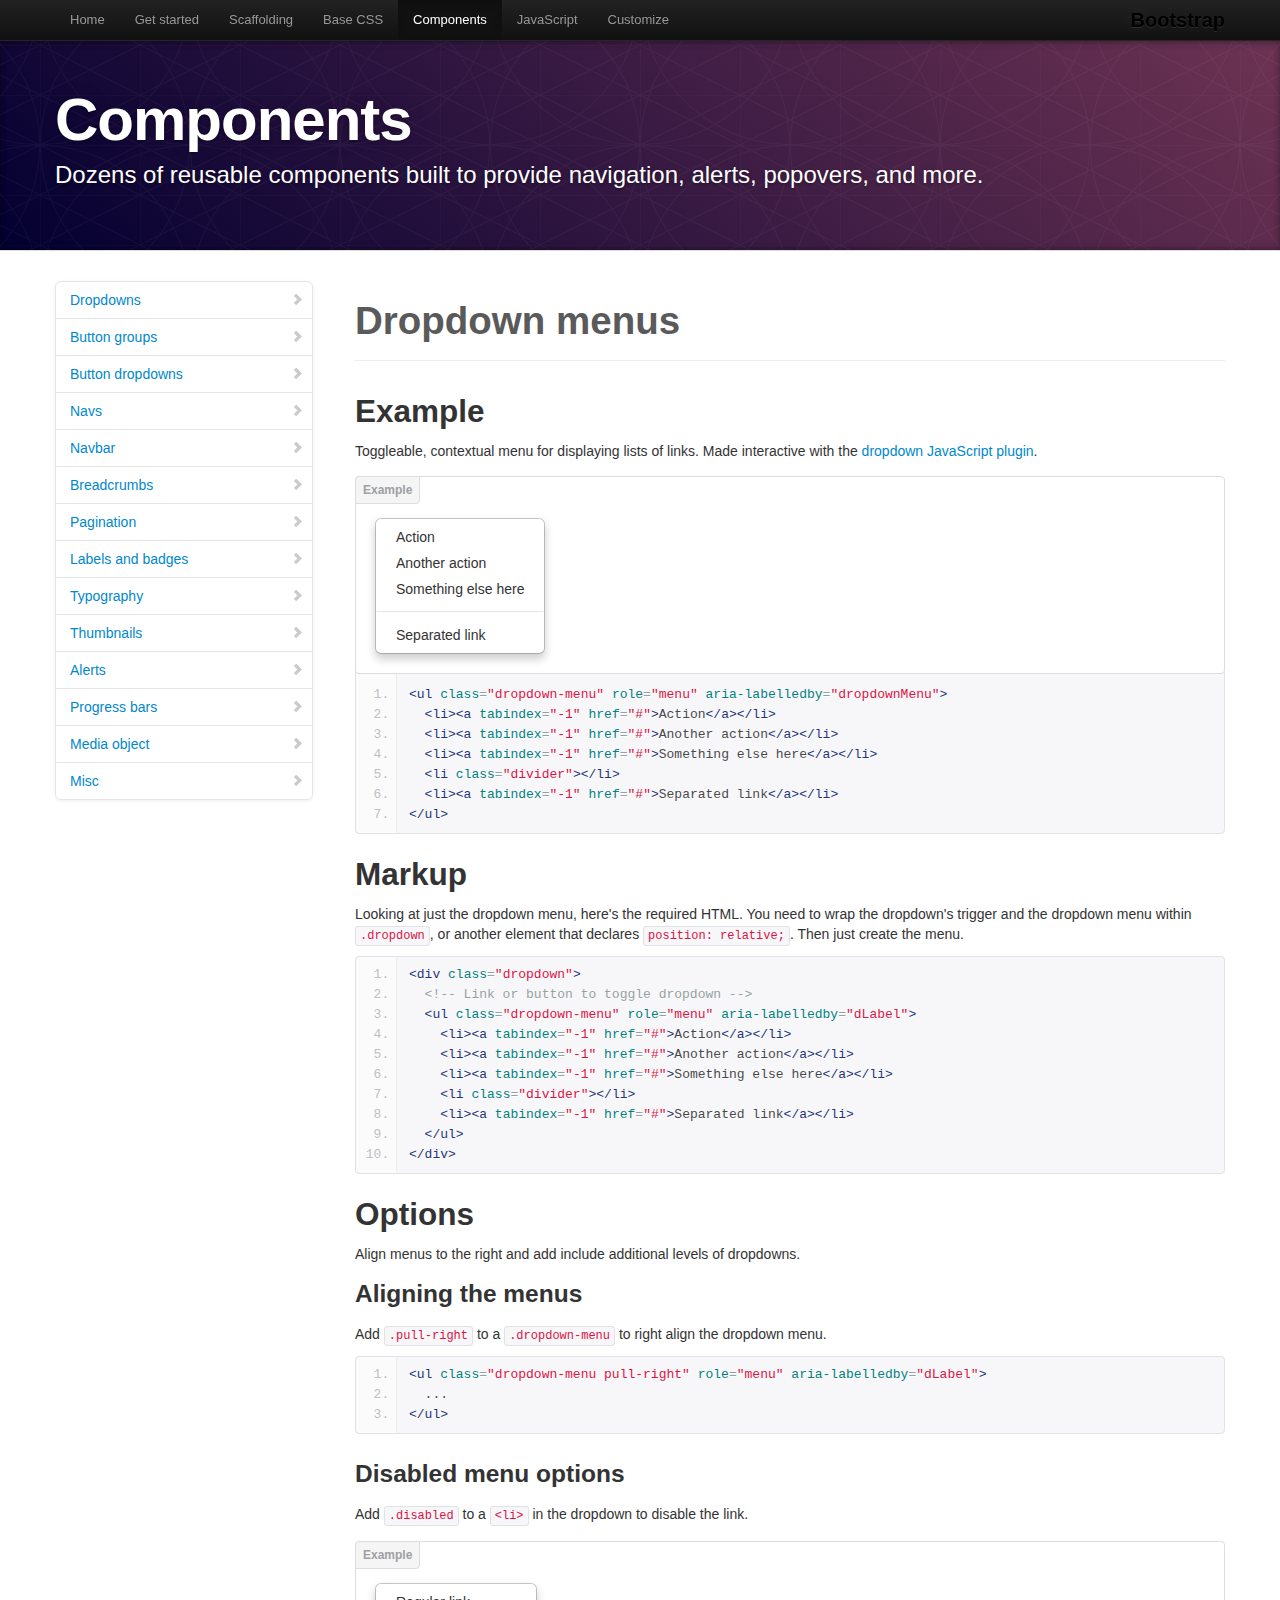
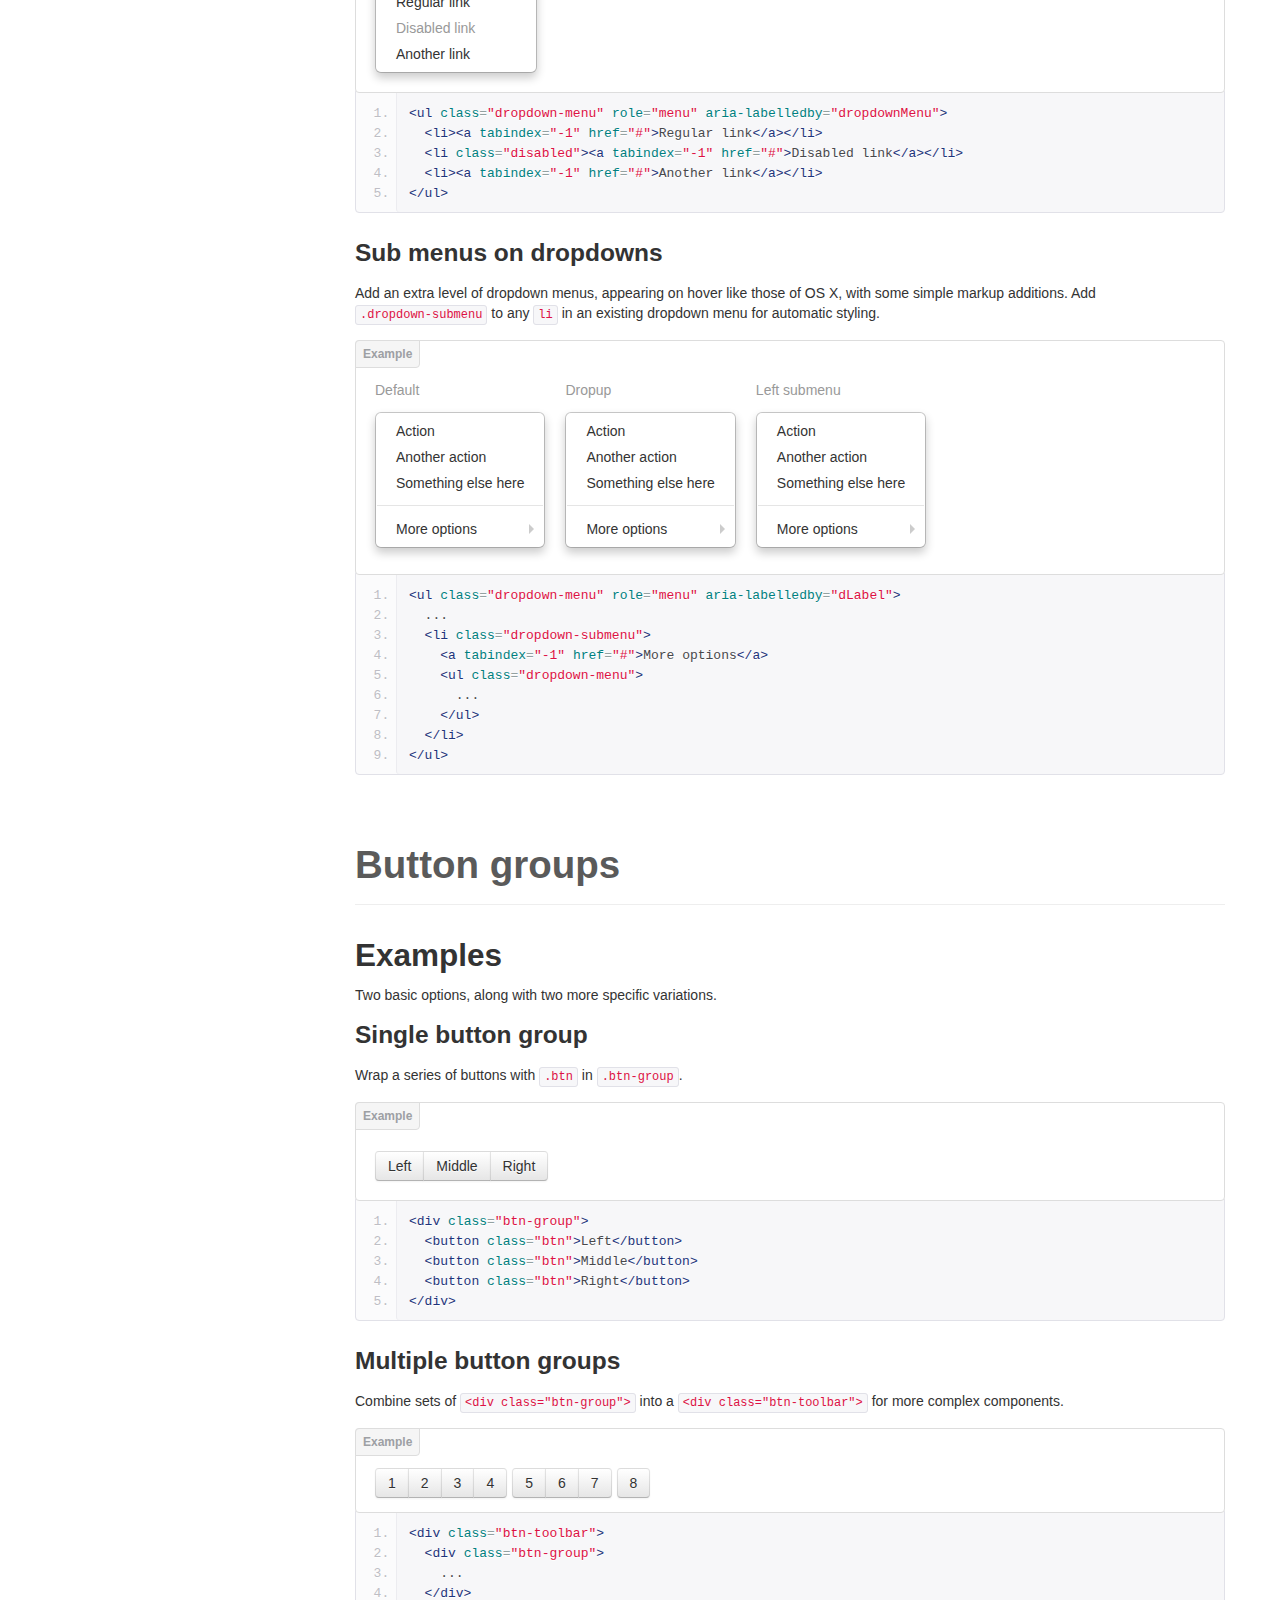
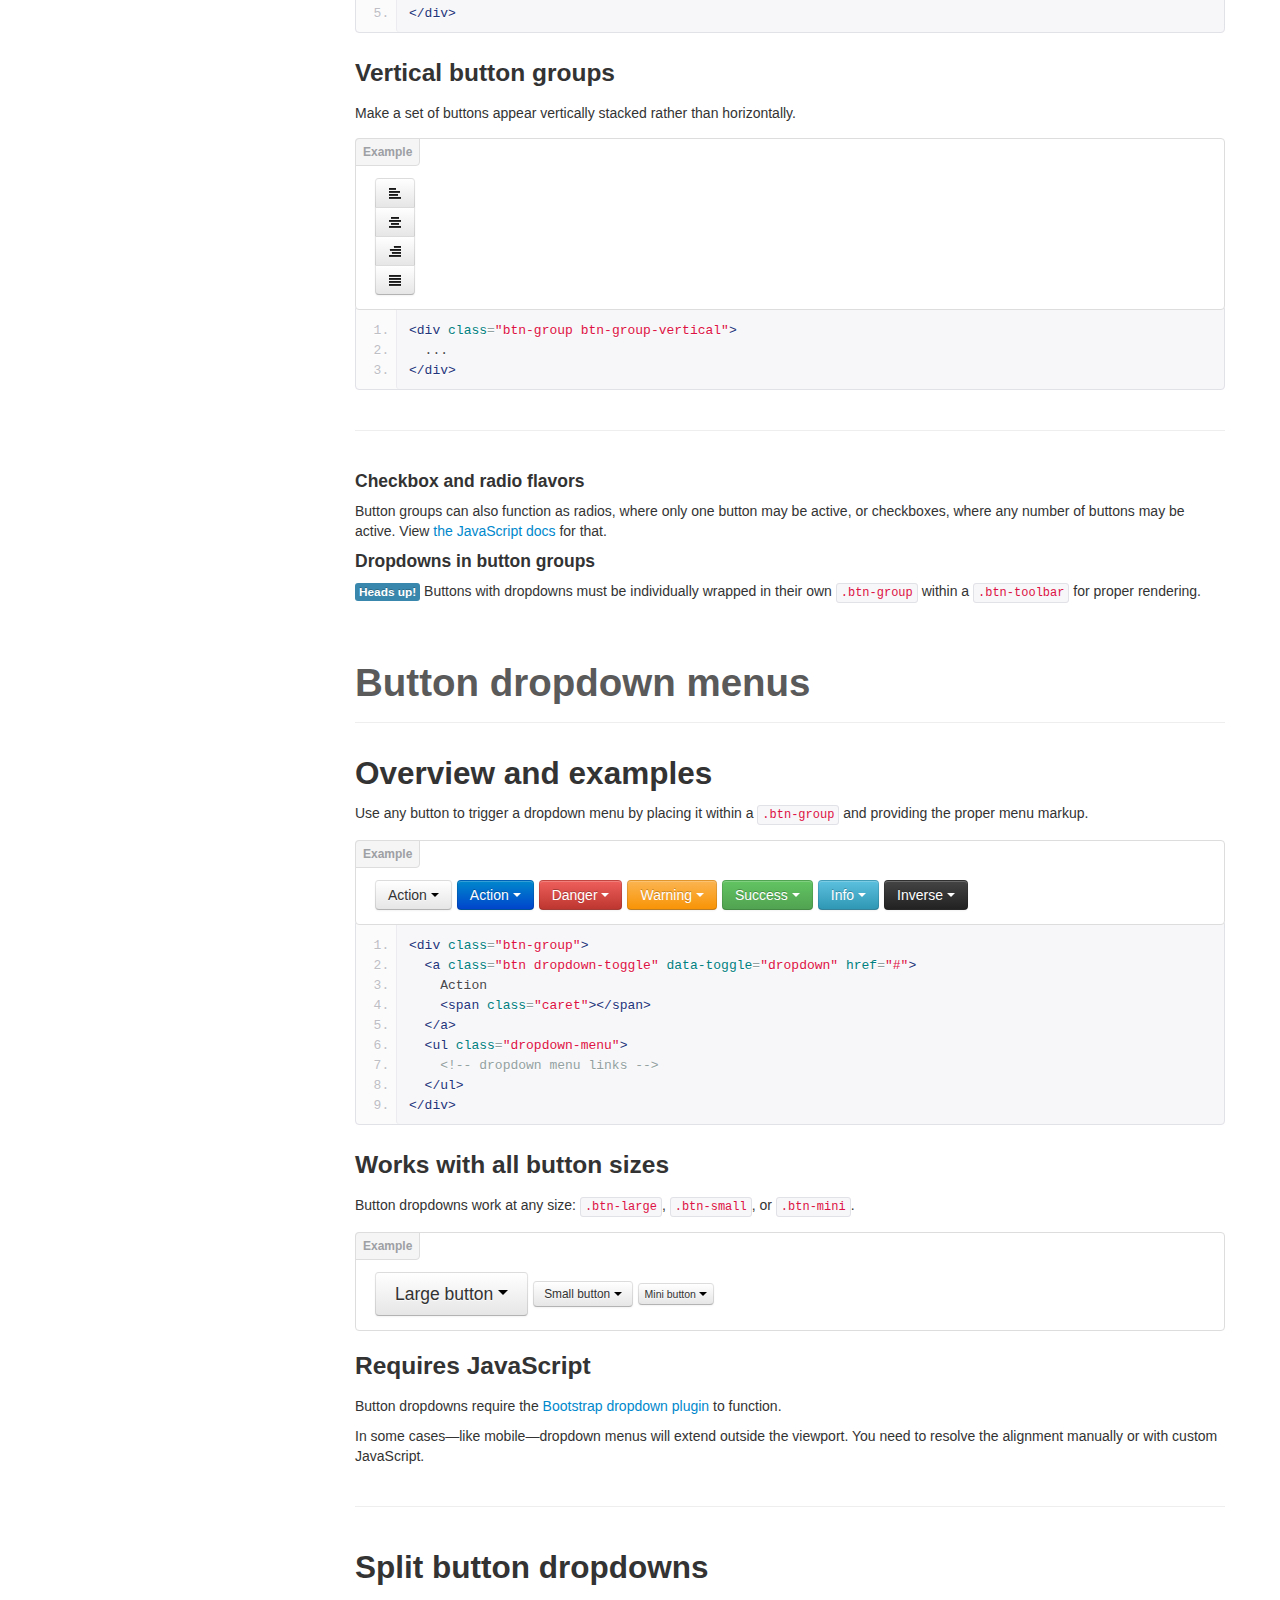
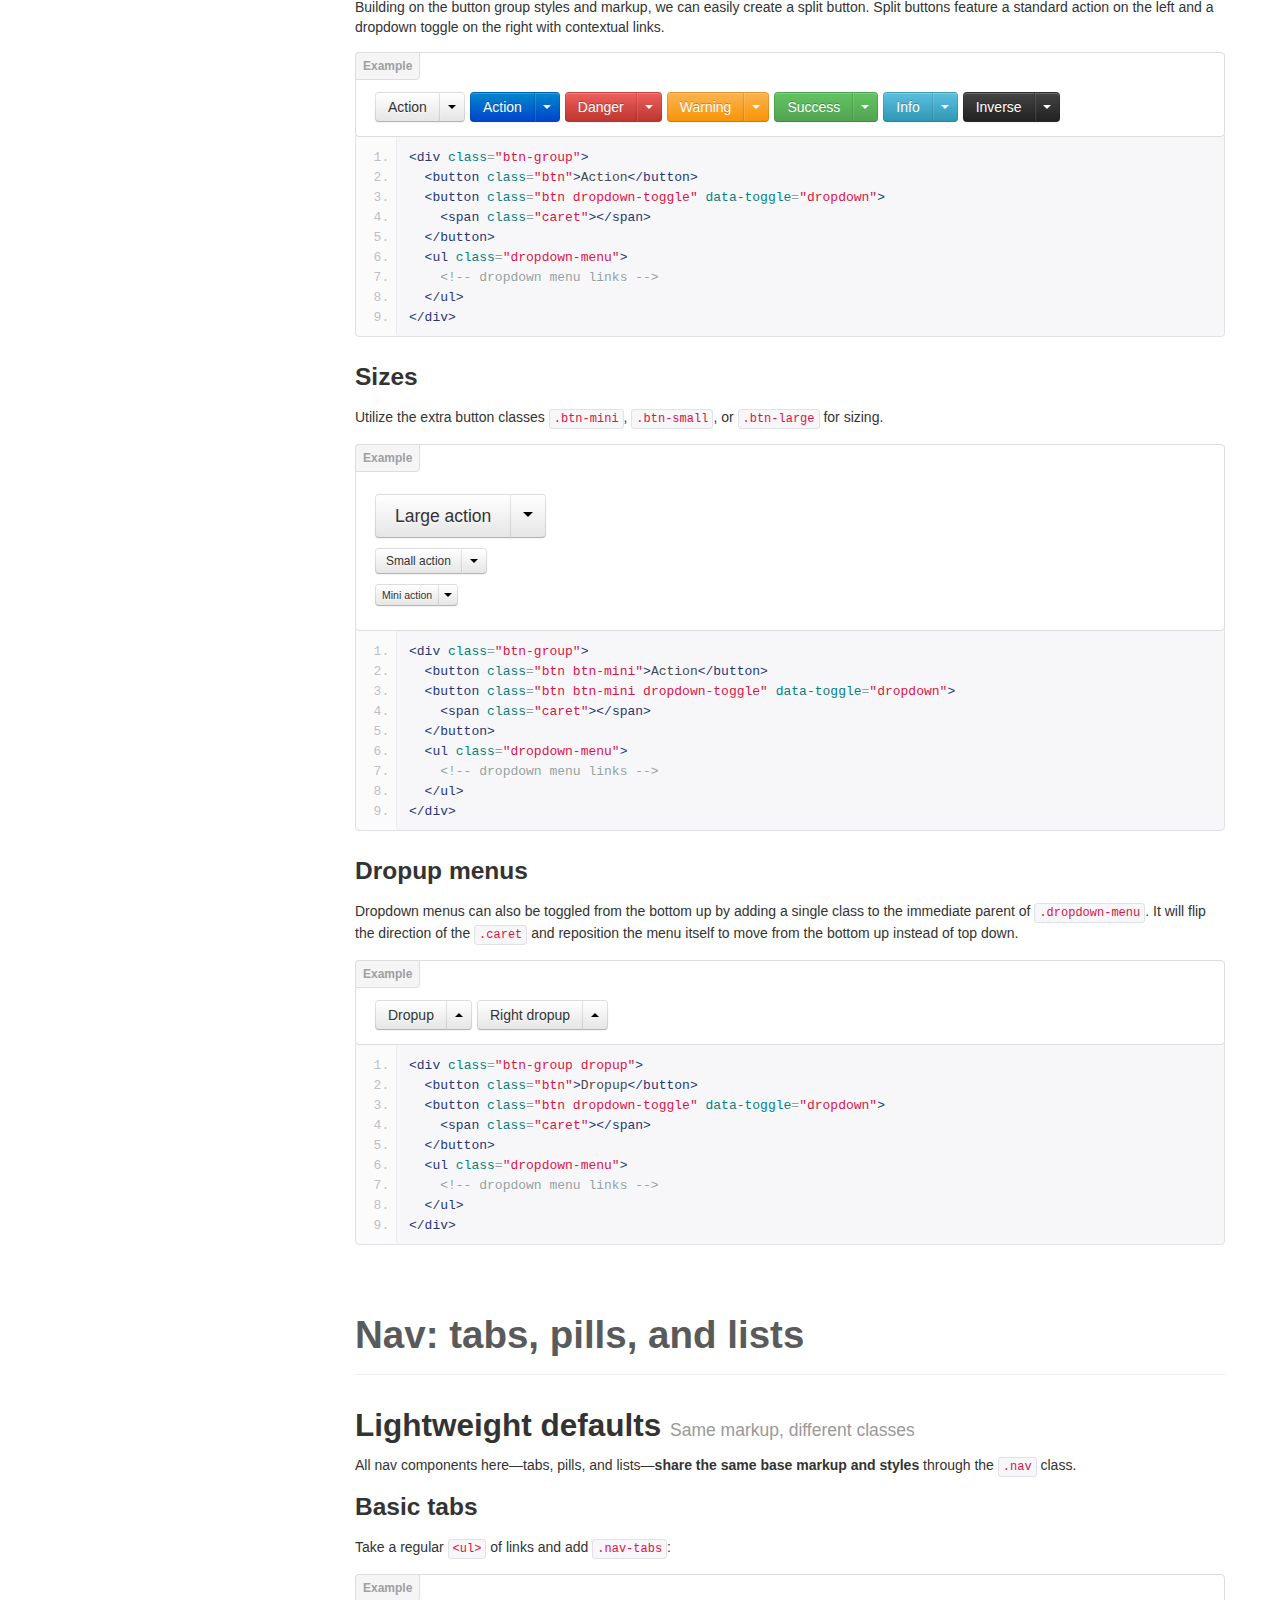
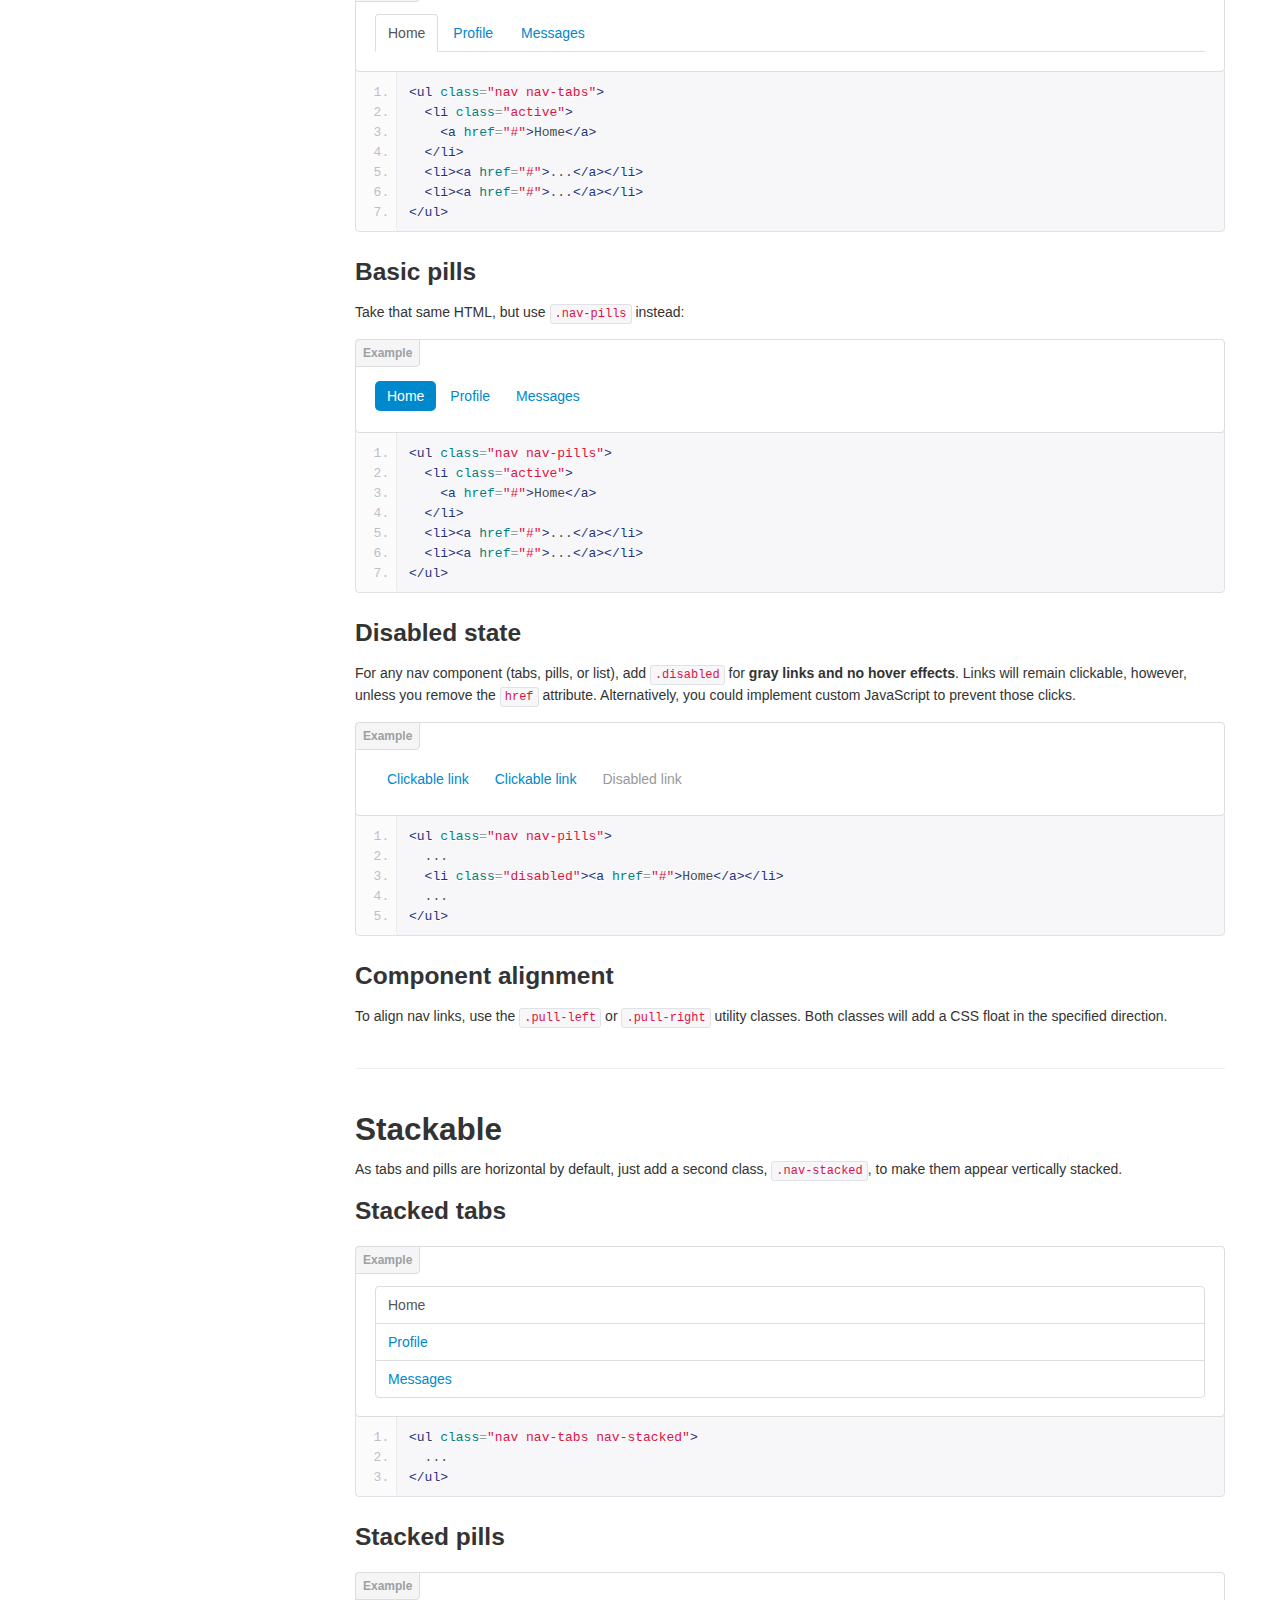
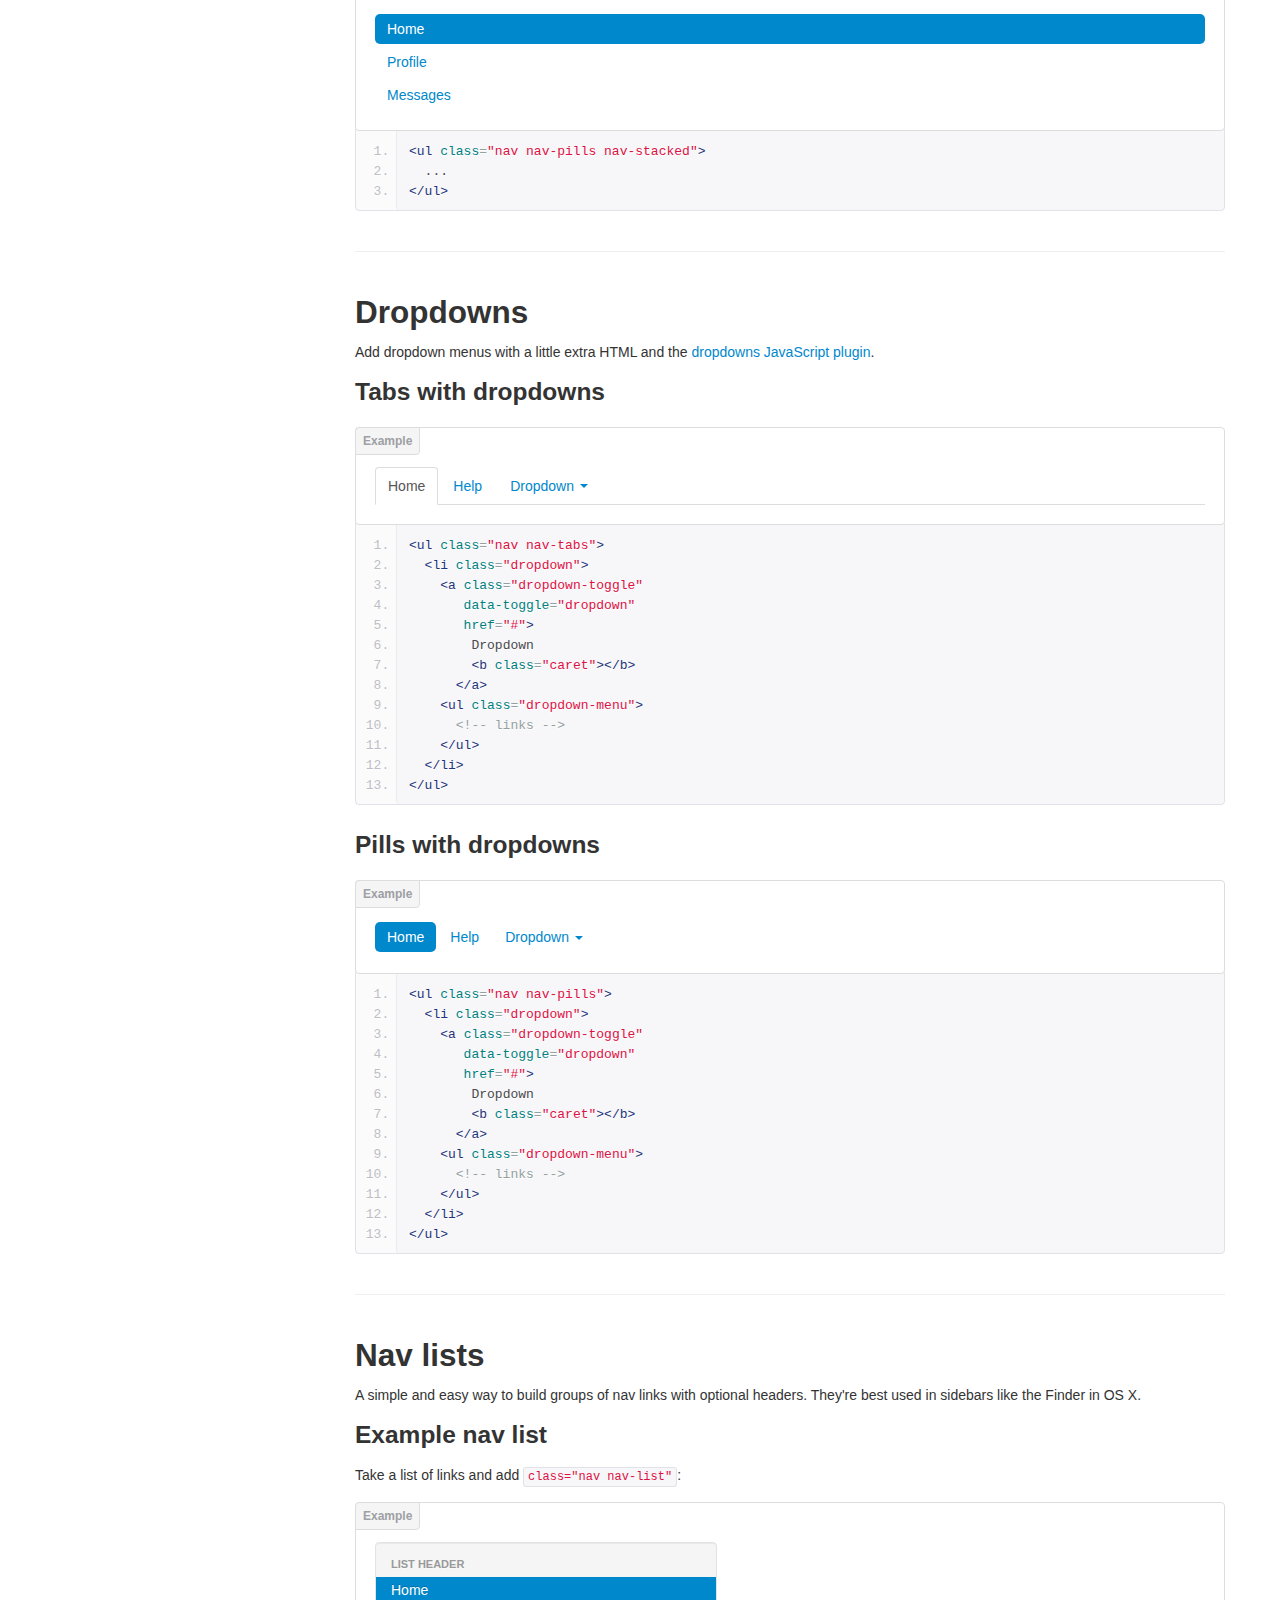
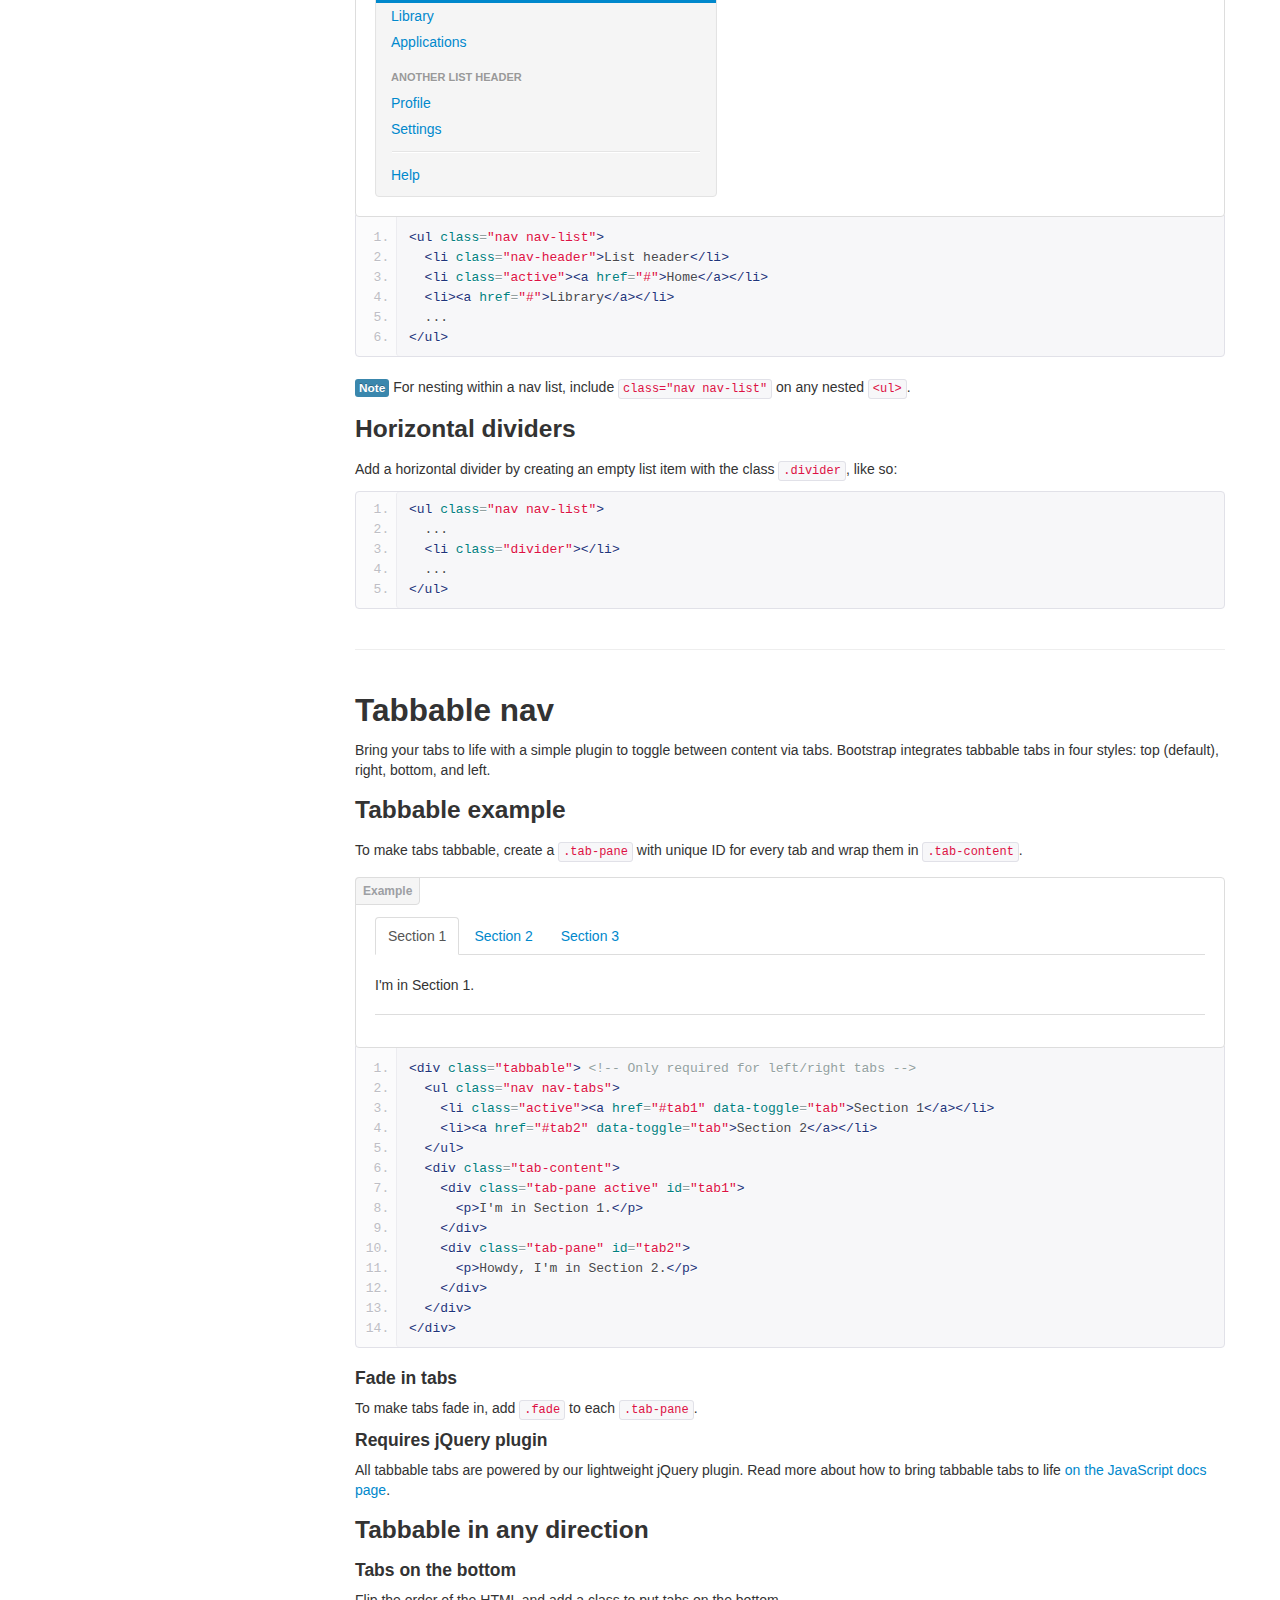
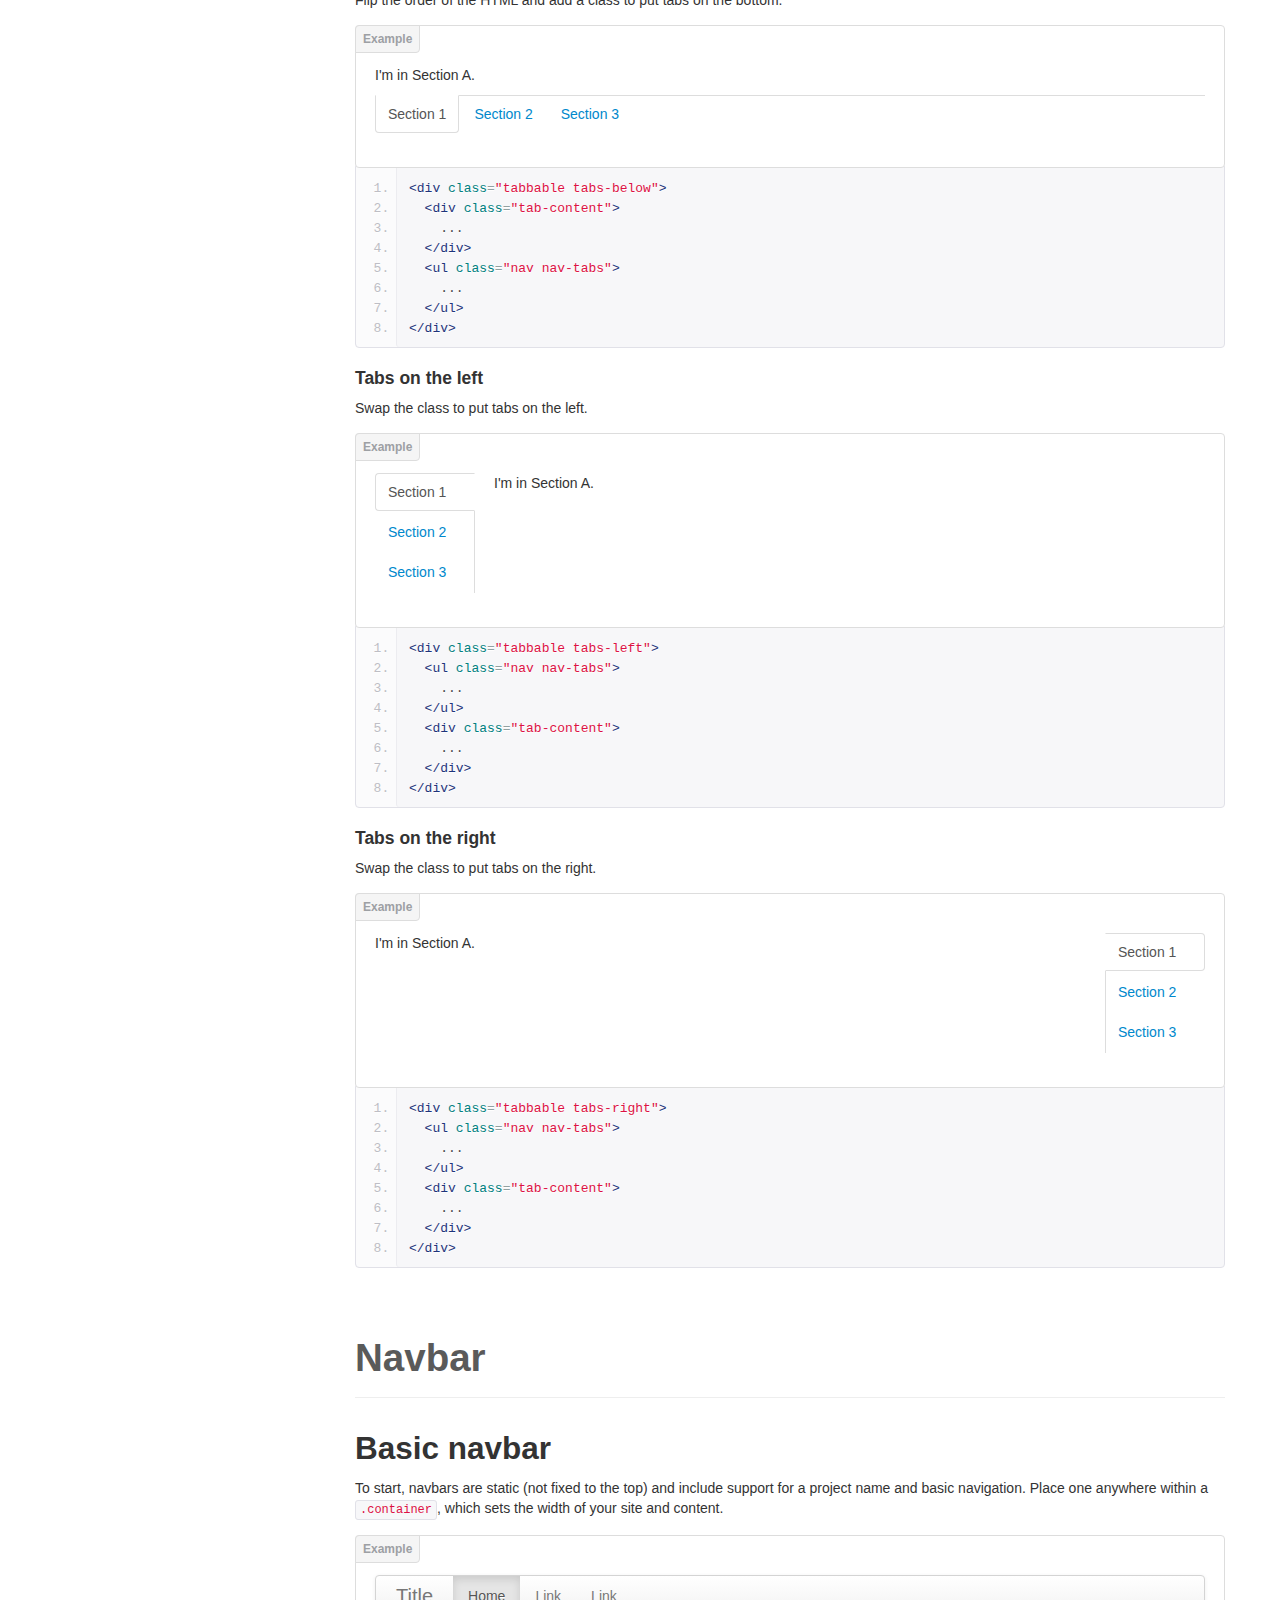
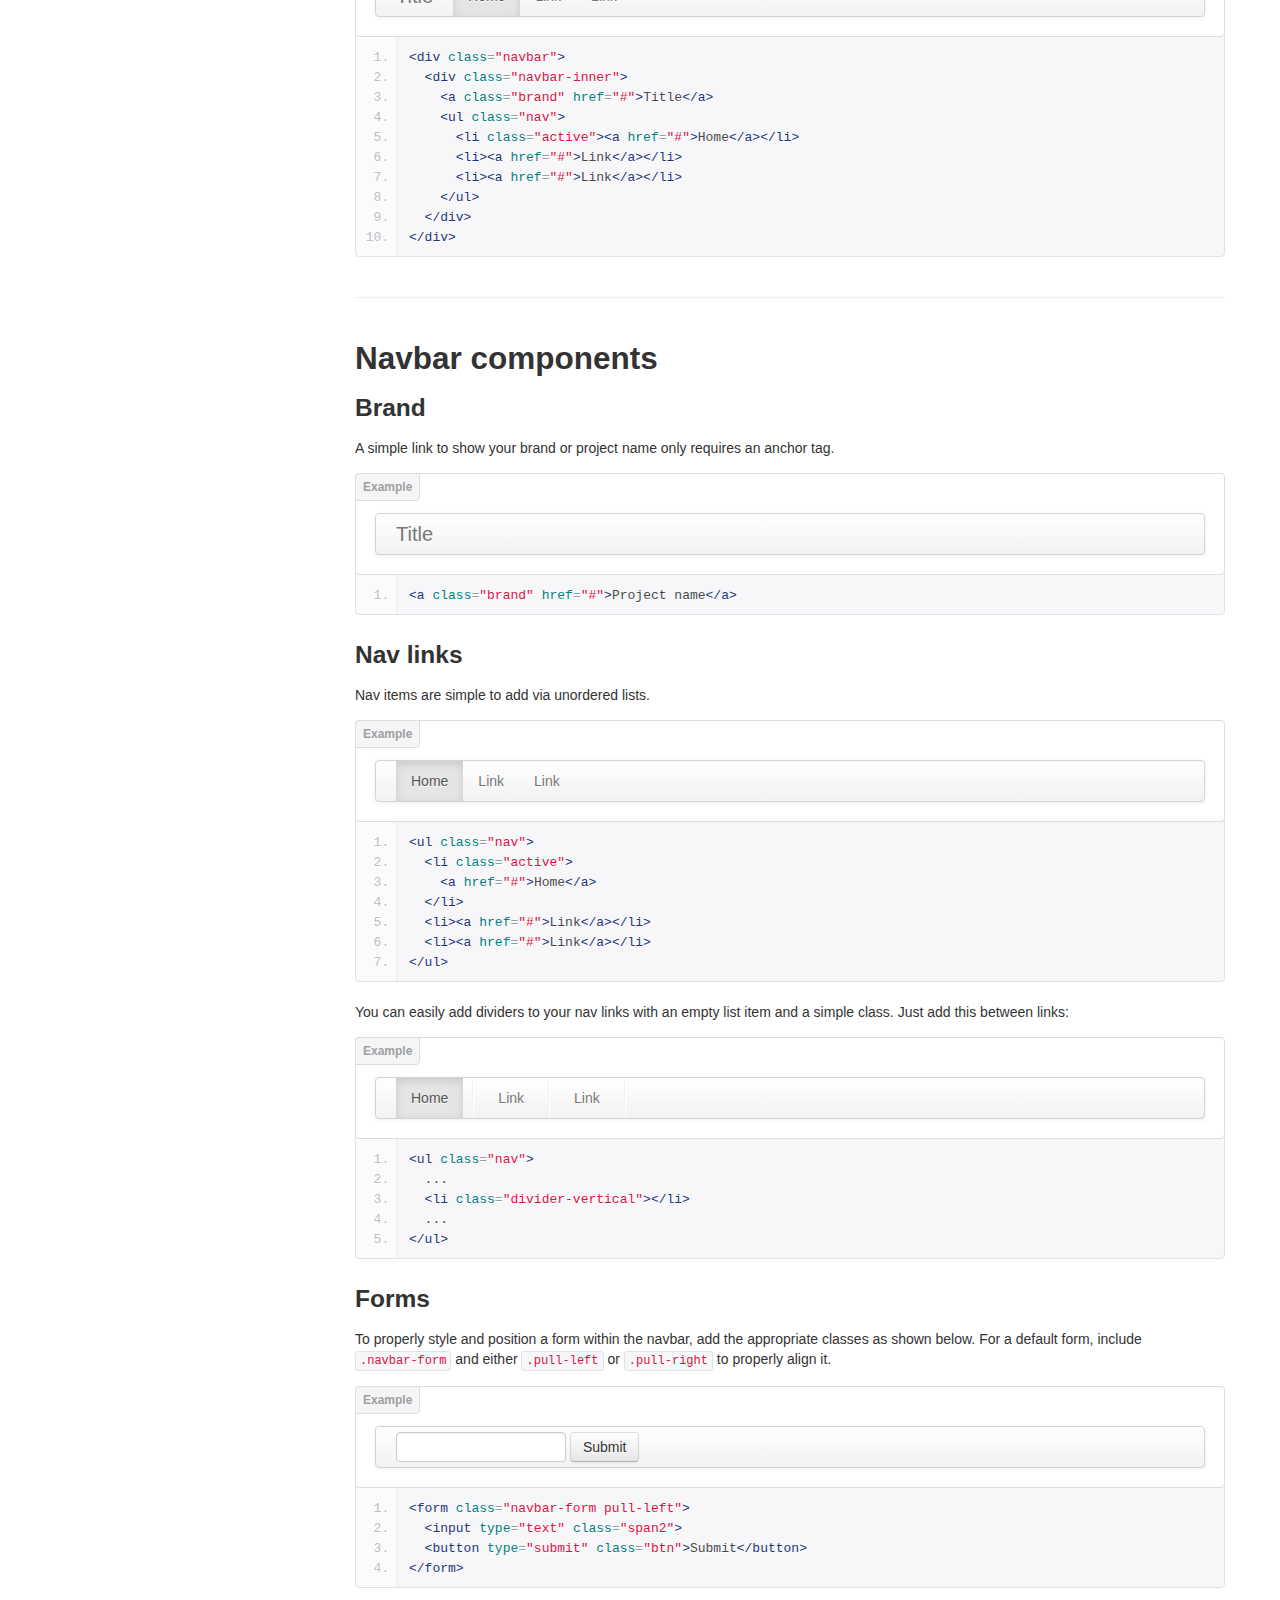
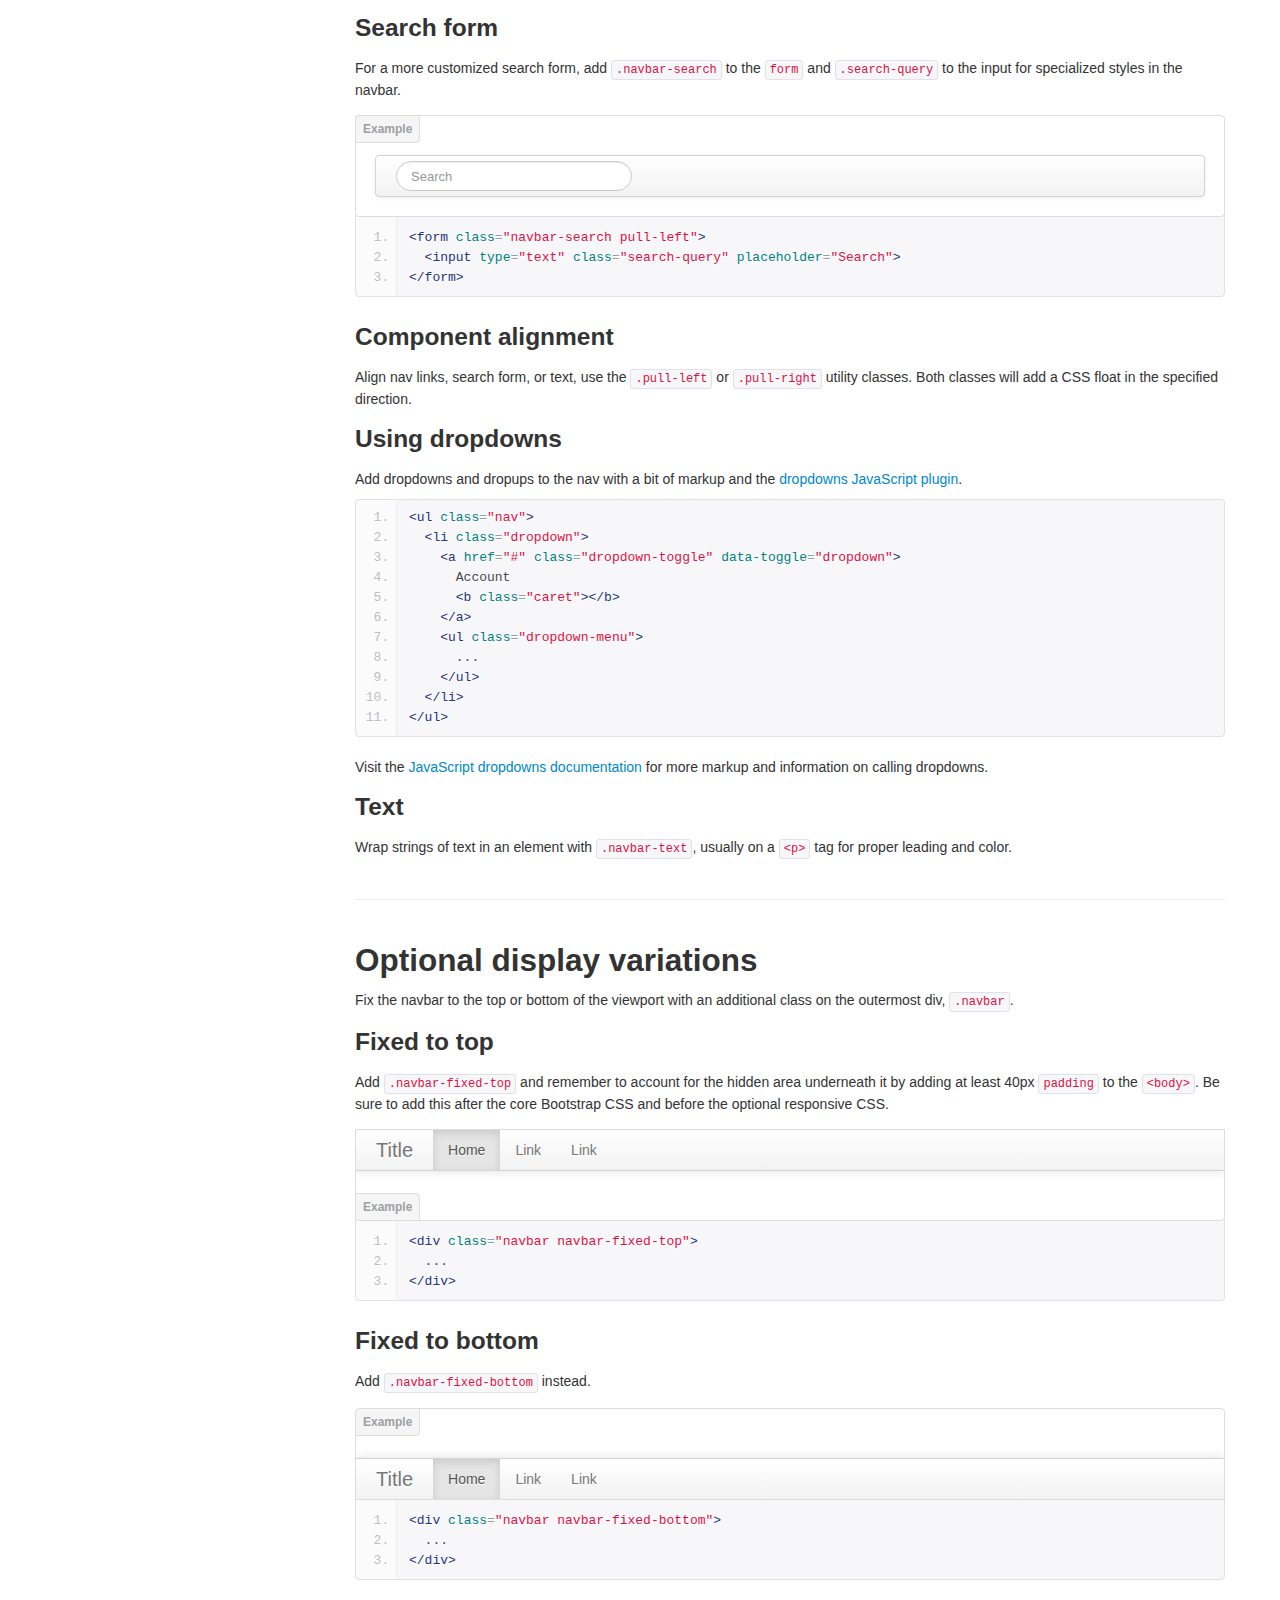
<file: components/bootstrap/docs/components.html>
<!DOCTYPE html>
<html lang="en">
  <head>
    <meta charset="utf-8">
    <title>Components · Bootstrap</title>
    <meta name="viewport" content="width=device-width, initial-scale=1.0">
    <meta name="description" content="">
    <meta name="author" content="">

    <!-- Le styles -->
    <link href="assets/css/bootstrap.css" rel="stylesheet">
    <link href="assets/css/bootstrap-responsive.css" rel="stylesheet">
    <link href="assets/css/docs.css" rel="stylesheet">
    <link href="assets/js/google-code-prettify/prettify.css" rel="stylesheet">

    <!-- Le HTML5 shim, for IE6-8 support of HTML5 elements -->
    <!--[if lt IE 9]>
      <script src="assets/js/html5shiv.js"></script>
    <![endif]-->

    <!-- Le fav and touch icons -->
    <link rel="apple-touch-icon-precomposed" sizes="144x144" href="assets/ico/apple-touch-icon-144-precomposed.png">
    <link rel="apple-touch-icon-precomposed" sizes="114x114" href="assets/ico/apple-touch-icon-114-precomposed.png">
      <link rel="apple-touch-icon-precomposed" sizes="72x72" href="assets/ico/apple-touch-icon-72-precomposed.png">
                    <link rel="apple-touch-icon-precomposed" href="assets/ico/apple-touch-icon-57-precomposed.png">
                                   <link rel="shortcut icon" href="assets/ico/favicon.png">

    <script type="text/javascript">
      var _gaq = _gaq || [];
      _gaq.push(['_setAccount', 'UA-146052-10']);
      _gaq.push(['_trackPageview']);
      (function() {
        var ga = document.createElement('script'); ga.type = 'text/javascript'; ga.async = true;
        ga.src = ('https:' == document.location.protocol ? 'https://ssl' : 'http://www') + '.google-analytics.com/ga.js';
        var s = document.getElementsByTagName('script')[0]; s.parentNode.insertBefore(ga, s);
      })();
    </script>
  </head>

  <body data-spy="scroll" data-target=".bs-docs-sidebar">

    <!-- Navbar
    ================================================== -->
    <div class="navbar navbar-inverse navbar-fixed-top">
      <div class="navbar-inner">
        <div class="container">
          <button type="button" class="btn btn-navbar" data-toggle="collapse" data-target=".nav-collapse">
            <span class="icon-bar"></span>
            <span class="icon-bar"></span>
            <span class="icon-bar"></span>
          </button>
          <a class="brand" href="./index.html">Bootstrap</a>
          <div class="nav-collapse collapse">
            <ul class="nav">
              <li class="">
                <a href="./index.html">Home</a>
              </li>
              <li class="">
                <a href="./getting-started.html">Get started</a>
              </li>
              <li class="">
                <a href="./scaffolding.html">Scaffolding</a>
              </li>
              <li class="">
                <a href="./base-css.html">Base CSS</a>
              </li>
              <li class="active">
                <a href="./components.html">Components</a>
              </li>
              <li class="">
                <a href="./javascript.html">JavaScript</a>
              </li>
              <li class="">
                <a href="./customize.html">Customize</a>
              </li>
            </ul>
          </div>
        </div>
      </div>
    </div>

<!-- Subhead
================================================== -->
<header class="jumbotron subhead" id="overview">
  <div class="container">
    <h1>Components</h1>
    <p class="lead">Dozens of reusable components built to provide navigation, alerts, popovers, and more.</p>
  </div>
</header>


  <div class="container">

    <!-- Docs nav
    ================================================== -->
    <div class="row">
      <div class="span3 bs-docs-sidebar">
        <ul class="nav nav-list bs-docs-sidenav">
          <li><a href="#dropdowns"><i class="icon-chevron-right"></i> Dropdowns</a></li>
          <li><a href="#buttonGroups"><i class="icon-chevron-right"></i> Button groups</a></li>
          <li><a href="#buttonDropdowns"><i class="icon-chevron-right"></i> Button dropdowns</a></li>
          <li><a href="#navs"><i class="icon-chevron-right"></i> Navs</a></li>
          <li><a href="#navbar"><i class="icon-chevron-right"></i> Navbar</a></li>
          <li><a href="#breadcrumbs"><i class="icon-chevron-right"></i> Breadcrumbs</a></li>
          <li><a href="#pagination"><i class="icon-chevron-right"></i> Pagination</a></li>
          <li><a href="#labels-badges"><i class="icon-chevron-right"></i> Labels and badges</a></li>
          <li><a href="#typography"><i class="icon-chevron-right"></i> Typography</a></li>
          <li><a href="#thumbnails"><i class="icon-chevron-right"></i> Thumbnails</a></li>
          <li><a href="#alerts"><i class="icon-chevron-right"></i> Alerts</a></li>
          <li><a href="#progress"><i class="icon-chevron-right"></i> Progress bars</a></li>
          <li><a href="#media"><i class="icon-chevron-right"></i> Media object</a></li>
          <li><a href="#misc"><i class="icon-chevron-right"></i> Misc</a></li>
        </ul>
      </div>
      <div class="span9">



        <!-- Dropdowns
        ================================================== -->
        <section id="dropdowns">
          <div class="page-header">
            <h1>Dropdown menus</h1>
          </div>

          <h2>Example</h2>
          <p>Toggleable, contextual menu for displaying lists of links. Made interactive with the <a href="./javascript.html#dropdowns">dropdown JavaScript plugin</a>.</p>
          <div class="bs-docs-example">
            <div class="dropdown clearfix">
              <ul class="dropdown-menu" role="menu" aria-labelledby="dropdownMenu" style="display: block; position: static; margin-bottom: 5px; *width: 180px;">
                <li><a tabindex="-1" href="#">Action</a></li>
                <li><a tabindex="-1" href="#">Another action</a></li>
                <li><a tabindex="-1" href="#">Something else here</a></li>
                <li class="divider"></li>
                <li><a tabindex="-1" href="#">Separated link</a></li>
              </ul>
            </div>
          </div>
<pre class="prettyprint linenums">
&lt;ul class="dropdown-menu" role="menu" aria-labelledby="dropdownMenu"&gt;
  &lt;li&gt;&lt;a tabindex="-1" href="#"&gt;Action&lt;/a&gt;&lt;/li&gt;
  &lt;li&gt;&lt;a tabindex="-1" href="#"&gt;Another action&lt;/a&gt;&lt;/li&gt;
  &lt;li&gt;&lt;a tabindex="-1" href="#"&gt;Something else here&lt;/a&gt;&lt;/li&gt;
  &lt;li class="divider"&gt;&lt;/li&gt;
  &lt;li&gt;&lt;a tabindex="-1" href="#"&gt;Separated link&lt;/a&gt;&lt;/li&gt;
&lt;/ul&gt;
</pre>

          <h2>Markup</h2>
          <p>Looking at just the dropdown menu, here's the required HTML. You need to wrap the dropdown's trigger and the dropdown menu within <code>.dropdown</code>, or another element that declares <code>position: relative;</code>. Then just create the menu.</p>

<pre class="prettyprint linenums">
&lt;div class="dropdown"&gt;
  &lt;!-- Link or button to toggle dropdown --&gt;
  &lt;ul class="dropdown-menu" role="menu" aria-labelledby="dLabel"&gt;
    &lt;li&gt;&lt;a tabindex="-1" href="#"&gt;Action&lt;/a&gt;&lt;/li&gt;
    &lt;li&gt;&lt;a tabindex="-1" href="#"&gt;Another action&lt;/a&gt;&lt;/li&gt;
    &lt;li&gt;&lt;a tabindex="-1" href="#"&gt;Something else here&lt;/a&gt;&lt;/li&gt;
    &lt;li class="divider"&gt;&lt;/li&gt;
    &lt;li&gt;&lt;a tabindex="-1" href="#"&gt;Separated link&lt;/a&gt;&lt;/li&gt;
  &lt;/ul&gt;
&lt;/div&gt;
</pre>

          <h2>Options</h2>
          <p>Align menus to the right and add include additional levels of dropdowns.</p>

          <h3>Aligning the menus</h3>
          <p>Add <code>.pull-right</code> to a <code>.dropdown-menu</code> to right align the dropdown menu.</p>
<pre class="prettyprint linenums">
&lt;ul class="dropdown-menu pull-right" role="menu" aria-labelledby="dLabel"&gt;
  ...
&lt;/ul&gt;
</pre>

          <h3>Disabled menu options</h3>
          <p>Add <code>.disabled</code> to a <code>&lt;li&gt;</code> in the dropdown to disable the link.</p>
          <div class="bs-docs-example">
            <div class="dropdown clearfix">
              <ul class="dropdown-menu" role="menu" aria-labelledby="dropdownMenu" style="display: block; position: static; margin-bottom: 5px; *width: 180px;">
                <li><a tabindex="-1" href="#">Regular link</a></li>
                <li class="disabled"><a tabindex="-1" href="#">Disabled link</a></li>
                <li><a tabindex="-1" href="#">Another link</a></li>
              </ul>
            </div>
          </div>
<pre class="prettyprint linenums">
&lt;ul class="dropdown-menu" role="menu" aria-labelledby="dropdownMenu"&gt;
  &lt;li&gt;&lt;a tabindex="-1" href="#"&gt;Regular link&lt;/a&gt;&lt;/li&gt;
  &lt;li class="disabled"&gt;&lt;a tabindex="-1" href="#"&gt;Disabled link&lt;/a&gt;&lt;/li&gt;
  &lt;li&gt;&lt;a tabindex="-1" href="#"&gt;Another link&lt;/a&gt;&lt;/li&gt;
&lt;/ul&gt;
</pre>

          <h3>Sub menus on dropdowns</h3>
          <p>Add an extra level of dropdown menus, appearing on hover like those of OS X, with some simple markup additions. Add <code>.dropdown-submenu</code> to any <code>li</code> in an existing dropdown menu for automatic styling.</p>
          <div class="bs-docs-example bs-docs-example-submenus">

            <div class="pull-left">
              <p class="muted">Default</p>
              <div class="dropdown clearfix">
                <ul class="dropdown-menu" role="menu" aria-labelledby="dropdownMenu">
                  <li><a tabindex="-1" href="#">Action</a></li>
                  <li><a tabindex="-1" href="#">Another action</a></li>
                  <li><a tabindex="-1" href="#">Something else here</a></li>
                  <li class="divider"></li>
                  <li class="dropdown-submenu">
                    <a tabindex="-1" href="#">More options</a>
                    <ul class="dropdown-menu">
                      <li><a tabindex="-1" href="#">Second level link</a></li>
                      <li><a tabindex="-1" href="#">Second level link</a></li>
                      <li><a tabindex="-1" href="#">Second level link</a></li>
                      <li><a tabindex="-1" href="#">Second level link</a></li>
                      <li><a tabindex="-1" href="#">Second level link</a></li>
                    </ul>
                  </li>
                </ul>
              </div>
            </div>

            <div class="pull-left">
              <p class="muted">Dropup</p>
              <div class="dropup">
                <ul class="dropdown-menu" role="menu" aria-labelledby="dropdownMenu">
                  <li><a tabindex="-1" href="#">Action</a></li>
                  <li><a tabindex="-1" href="#">Another action</a></li>
                  <li><a tabindex="-1" href="#">Something else here</a></li>
                  <li class="divider"></li>
                  <li class="dropdown-submenu">
                    <a tabindex="-1" href="#">More options</a>
                    <ul class="dropdown-menu">
                      <li><a tabindex="-1" href="#">Second level link</a></li>
                      <li><a tabindex="-1" href="#">Second level link</a></li>
                      <li><a tabindex="-1" href="#">Second level link</a></li>
                      <li><a tabindex="-1" href="#">Second level link</a></li>
                      <li><a tabindex="-1" href="#">Second level link</a></li>
                    </ul>
                  </li>
                </ul>
              </div>
            </div>

            <div class="pull-left">
              <p class="muted">Left submenu</p>
              <div class="dropdown">
                <ul class="dropdown-menu" role="menu" aria-labelledby="dropdownMenu">
                  <li><a tabindex="-1" href="#">Action</a></li>
                  <li><a tabindex="-1" href="#">Another action</a></li>
                  <li><a tabindex="-1" href="#">Something else here</a></li>
                  <li class="divider"></li>
                  <li class="dropdown-submenu pull-left">
                    <a tabindex="-1" href="#">More options</a>
                    <ul class="dropdown-menu">
                      <li><a tabindex="-1" href="#">Second level link</a></li>
                      <li><a tabindex="-1" href="#">Second level link</a></li>
                      <li><a tabindex="-1" href="#">Second level link</a></li>
                      <li><a tabindex="-1" href="#">Second level link</a></li>
                      <li><a tabindex="-1" href="#">Second level link</a></li>
                    </ul>
                  </li>
                </ul>
              </div>
            </div>

          </div>
<pre class="prettyprint linenums">
&lt;ul class="dropdown-menu" role="menu" aria-labelledby="dLabel"&gt;
  ...
  &lt;li class="dropdown-submenu"&gt;
    &lt;a tabindex="-1" href="#"&gt;More options&lt;/a&gt;
    &lt;ul class="dropdown-menu"&gt;
      ...
    &lt;/ul&gt;
  &lt;/li&gt;
&lt;/ul&gt;
</pre>

        </section>




        <!-- Button Groups
        ================================================== -->
        <section id="buttonGroups">
          <div class="page-header">
            <h1>Button groups</h1>
          </div>

          <h2>Examples</h2>
          <p>Two basic options, along with two more specific variations.</p>

          <h3>Single button group</h3>
          <p>Wrap a series of buttons with <code>.btn</code> in <code>.btn-group</code>.</p>
          <div class="bs-docs-example">
            <div class="btn-group" style="margin: 9px 0 5px;">
              <button class="btn">Left</button>
              <button class="btn">Middle</button>
              <button class="btn">Right</button>
            </div>
          </div>
<pre class="prettyprint linenums">
&lt;div class="btn-group"&gt;
  &lt;button class="btn"&gt;Left&lt;/button&gt;
  &lt;button class="btn"&gt;Middle&lt;/button&gt;
  &lt;button class="btn"&gt;Right&lt;/button&gt;
&lt;/div&gt;
</pre>

          <h3>Multiple button groups</h3>
          <p>Combine sets of <code>&lt;div class="btn-group"&gt;</code> into a <code>&lt;div class="btn-toolbar"&gt;</code> for more complex components.</p>
          <div class="bs-docs-example">
            <div class="btn-toolbar" style="margin: 0;">
              <div class="btn-group">
                <button class="btn">1</button>
                <button class="btn">2</button>
                <button class="btn">3</button>
                <button class="btn">4</button>
              </div>
              <div class="btn-group">
                <button class="btn">5</button>
                <button class="btn">6</button>
                <button class="btn">7</button>
              </div>
              <div class="btn-group">
                <button class="btn">8</button>
              </div>
            </div>
          </div>
<pre class="prettyprint linenums">
&lt;div class="btn-toolbar"&gt;
  &lt;div class="btn-group"&gt;
    ...
  &lt;/div&gt;
&lt;/div&gt;
</pre>

          <h3>Vertical button groups</h3>
          <p>Make a set of buttons appear vertically stacked rather than horizontally.</p>
          <div class="bs-docs-example">
            <div class="btn-group btn-group-vertical">
              <button type="button" class="btn"><i class="icon-align-left"></i></button>
              <button type="button" class="btn"><i class="icon-align-center"></i></button>
              <button type="button" class="btn"><i class="icon-align-right"></i></button>
              <button type="button" class="btn"><i class="icon-align-justify"></i></button>
            </div>
          </div>
<pre class="prettyprint linenums">
&lt;div class="btn-group btn-group-vertical"&gt;
  ...
&lt;/div&gt;
</pre>


          <hr class="bs-docs-separator">


          <h4>Checkbox and radio flavors</h4>
          <p>Button groups can also function as radios, where only one button may be active, or checkboxes, where any number of buttons may be active. View <a href="./javascript.html#buttons">the JavaScript docs</a> for that.</p>

          <h4>Dropdowns in button groups</h4>
          <p><span class="label label-info">Heads up!</span> Buttons with dropdowns must be individually wrapped in their own <code>.btn-group</code> within a <code>.btn-toolbar</code> for proper rendering.</p>
        </section>



        <!-- Split button dropdowns
        ================================================== -->
        <section id="buttonDropdowns">
          <div class="page-header">
            <h1>Button dropdown menus</h1>
          </div>


          <h2>Overview and examples</h2>
          <p>Use any button to trigger a dropdown menu by placing it within a <code>.btn-group</code> and providing the proper menu markup.</p>
          <div class="bs-docs-example">
            <div class="btn-toolbar" style="margin: 0;">
              <div class="btn-group">
                <button class="btn dropdown-toggle" data-toggle="dropdown">Action <span class="caret"></span></button>
                <ul class="dropdown-menu">
                  <li><a href="#">Action</a></li>
                  <li><a href="#">Another action</a></li>
                  <li><a href="#">Something else here</a></li>
                  <li class="divider"></li>
                  <li><a href="#">Separated link</a></li>
                </ul>
              </div><!-- /btn-group -->
              <div class="btn-group">
                <button class="btn btn-primary dropdown-toggle" data-toggle="dropdown">Action <span class="caret"></span></button>
                <ul class="dropdown-menu">
                  <li><a href="#">Action</a></li>
                  <li><a href="#">Another action</a></li>
                  <li><a href="#">Something else here</a></li>
                  <li class="divider"></li>
                  <li><a href="#">Separated link</a></li>
                </ul>
              </div><!-- /btn-group -->
              <div class="btn-group">
                <button class="btn btn-danger dropdown-toggle" data-toggle="dropdown">Danger <span class="caret"></span></button>
                <ul class="dropdown-menu">
                  <li><a href="#">Action</a></li>
                  <li><a href="#">Another action</a></li>
                  <li><a href="#">Something else here</a></li>
                  <li class="divider"></li>
                  <li><a href="#">Separated link</a></li>
                </ul>
              </div><!-- /btn-group -->
              <div class="btn-group">
                <button class="btn btn-warning dropdown-toggle" data-toggle="dropdown">Warning <span class="caret"></span></button>
                <ul class="dropdown-menu">
                  <li><a href="#">Action</a></li>
                  <li><a href="#">Another action</a></li>
                  <li><a href="#">Something else here</a></li>
                  <li class="divider"></li>
                  <li><a href="#">Separated link</a></li>
                </ul>
              </div><!-- /btn-group -->
              <div class="btn-group">
                <button class="btn btn-success dropdown-toggle" data-toggle="dropdown">Success <span class="caret"></span></button>
                <ul class="dropdown-menu">
                  <li><a href="#">Action</a></li>
                  <li><a href="#">Another action</a></li>
                  <li><a href="#">Something else here</a></li>
                  <li class="divider"></li>
                  <li><a href="#">Separated link</a></li>
                </ul>
              </div><!-- /btn-group -->
              <div class="btn-group">
                <button class="btn btn-info dropdown-toggle" data-toggle="dropdown">Info <span class="caret"></span></button>
                <ul class="dropdown-menu">
                  <li><a href="#">Action</a></li>
                  <li><a href="#">Another action</a></li>
                  <li><a href="#">Something else here</a></li>
                  <li class="divider"></li>
                  <li><a href="#">Separated link</a></li>
                </ul>
              </div><!-- /btn-group -->
              <div class="btn-group">
                <button class="btn btn-inverse dropdown-toggle" data-toggle="dropdown">Inverse <span class="caret"></span></button>
                <ul class="dropdown-menu">
                  <li><a href="#">Action</a></li>
                  <li><a href="#">Another action</a></li>
                  <li><a href="#">Something else here</a></li>
                  <li class="divider"></li>
                  <li><a href="#">Separated link</a></li>
                </ul>
              </div><!-- /btn-group -->
            </div><!-- /btn-toolbar -->
          </div>
<pre class="prettyprint linenums">
&lt;div class="btn-group"&gt;
  &lt;a class="btn dropdown-toggle" data-toggle="dropdown" href="#"&gt;
    Action
    &lt;span class="caret"&gt;&lt;/span&gt;
  &lt;/a&gt;
  &lt;ul class="dropdown-menu"&gt;
    &lt;!-- dropdown menu links --&gt;
  &lt;/ul&gt;
&lt;/div&gt;
</pre>

          <h3>Works with all button sizes</h3>
          <p>Button dropdowns work at any size:  <code>.btn-large</code>, <code>.btn-small</code>, or <code>.btn-mini</code>.</p>
          <div class="bs-docs-example">
            <div class="btn-toolbar" style="margin: 0;">
              <div class="btn-group">
                <button class="btn btn-large dropdown-toggle" data-toggle="dropdown">Large button <span class="caret"></span></button>
                <ul class="dropdown-menu">
                  <li><a href="#">Action</a></li>
                  <li><a href="#">Another action</a></li>
                  <li><a href="#">Something else here</a></li>
                  <li class="divider"></li>
                  <li><a href="#">Separated link</a></li>
                </ul>
              </div><!-- /btn-group -->
              <div class="btn-group">
                <button class="btn btn-small dropdown-toggle" data-toggle="dropdown">Small button <span class="caret"></span></button>
                <ul class="dropdown-menu">
                  <li><a href="#">Action</a></li>
                  <li><a href="#">Another action</a></li>
                  <li><a href="#">Something else here</a></li>
                  <li class="divider"></li>
                  <li><a href="#">Separated link</a></li>
                </ul>
              </div><!-- /btn-group -->
              <div class="btn-group">
                <button class="btn btn-mini dropdown-toggle" data-toggle="dropdown">Mini button <span class="caret"></span></button>
                <ul class="dropdown-menu">
                  <li><a href="#">Action</a></li>
                  <li><a href="#">Another action</a></li>
                  <li><a href="#">Something else here</a></li>
                  <li class="divider"></li>
                  <li><a href="#">Separated link</a></li>
                </ul>
              </div><!-- /btn-group -->
            </div><!-- /btn-toolbar -->
          </div>

          <h3>Requires JavaScript</h3>
          <p>Button dropdowns require the <a href="./javascript.html#dropdowns">Bootstrap dropdown plugin</a> to function.</p>
          <p>In some cases&mdash;like mobile&mdash;dropdown menus will extend outside the viewport. You need to resolve the alignment manually or with custom JavaScript.</p>


          <hr class="bs-docs-separator">


          <h2>Split button dropdowns</h2>
          <p>Building on the button group styles and markup, we can easily create a split button. Split buttons feature a standard action on the left and a dropdown toggle on the right with contextual links.</p>
          <div class="bs-docs-example">
            <div class="btn-toolbar" style="margin: 0;">
              <div class="btn-group">
                <button class="btn">Action</button>
                <button class="btn dropdown-toggle" data-toggle="dropdown"><span class="caret"></span></button>
                <ul class="dropdown-menu">
                  <li><a href="#">Action</a></li>
                  <li><a href="#">Another action</a></li>
                  <li><a href="#">Something else here</a></li>
                  <li class="divider"></li>
                  <li><a href="#">Separated link</a></li>
                </ul>
              </div><!-- /btn-group -->
              <div class="btn-group">
                <button class="btn btn-primary">Action</button>
                <button class="btn btn-primary dropdown-toggle" data-toggle="dropdown"><span class="caret"></span></button>
                <ul class="dropdown-menu">
                  <li><a href="#">Action</a></li>
                  <li><a href="#">Another action</a></li>
                  <li><a href="#">Something else here</a></li>
                  <li class="divider"></li>
                  <li><a href="#">Separated link</a></li>
                </ul>
              </div><!-- /btn-group -->
              <div class="btn-group">
                <button class="btn btn-danger">Danger</button>
                <button class="btn btn-danger dropdown-toggle" data-toggle="dropdown"><span class="caret"></span></button>
                <ul class="dropdown-menu">
                  <li><a href="#">Action</a></li>
                  <li><a href="#">Another action</a></li>
                  <li><a href="#">Something else here</a></li>
                  <li class="divider"></li>
                  <li><a href="#">Separated link</a></li>
                </ul>
              </div><!-- /btn-group -->
              <div class="btn-group">
                <button class="btn btn-warning">Warning</button>
                <button class="btn btn-warning dropdown-toggle" data-toggle="dropdown"><span class="caret"></span></button>
                <ul class="dropdown-menu">
                  <li><a href="#">Action</a></li>
                  <li><a href="#">Another action</a></li>
                  <li><a href="#">Something else here</a></li>
                  <li class="divider"></li>
                  <li><a href="#">Separated link</a></li>
                </ul>
              </div><!-- /btn-group -->
              <div class="btn-group">
                <button class="btn btn-success">Success</button>
                <button class="btn btn-success dropdown-toggle" data-toggle="dropdown"><span class="caret"></span></button>
                <ul class="dropdown-menu">
                  <li><a href="#">Action</a></li>
                  <li><a href="#">Another action</a></li>
                  <li><a href="#">Something else here</a></li>
                  <li class="divider"></li>
                  <li><a href="#">Separated link</a></li>
                </ul>
              </div><!-- /btn-group -->
              <div class="btn-group">
                <button class="btn btn-info">Info</button>
                <button class="btn btn-info dropdown-toggle" data-toggle="dropdown"><span class="caret"></span></button>
                <ul class="dropdown-menu">
                  <li><a href="#">Action</a></li>
                  <li><a href="#">Another action</a></li>
                  <li><a href="#">Something else here</a></li>
                  <li class="divider"></li>
                  <li><a href="#">Separated link</a></li>
                </ul>
              </div><!-- /btn-group -->
              <div class="btn-group">
                <button class="btn btn-inverse">Inverse</button>
                <button class="btn btn-inverse dropdown-toggle" data-toggle="dropdown"><span class="caret"></span></button>
                <ul class="dropdown-menu">
                  <li><a href="#">Action</a></li>
                  <li><a href="#">Another action</a></li>
                  <li><a href="#">Something else here</a></li>
                  <li class="divider"></li>
                  <li><a href="#">Separated link</a></li>
                </ul>
              </div><!-- /btn-group -->
            </div><!-- /btn-toolbar -->
          </div>
<pre class="prettyprint linenums">
&lt;div class="btn-group"&gt;
  &lt;button class="btn"&gt;Action&lt;/button&gt;
  &lt;button class="btn dropdown-toggle" data-toggle="dropdown"&gt;
    &lt;span class="caret"&gt;&lt;/span&gt;
  &lt;/button&gt;
  &lt;ul class="dropdown-menu"&gt;
    &lt;!-- dropdown menu links --&gt;
  &lt;/ul&gt;
&lt;/div&gt;
</pre>

          <h3>Sizes</h3>
          <p>Utilize the extra button classes <code>.btn-mini</code>, <code>.btn-small</code>, or <code>.btn-large</code> for sizing.</p>
          <div class="bs-docs-example">
            <div class="btn-toolbar">
              <div class="btn-group">
                <button class="btn btn-large">Large action</button>
                <button class="btn btn-large dropdown-toggle" data-toggle="dropdown"><span class="caret"></span></button>
                <ul class="dropdown-menu">
                  <li><a href="#">Action</a></li>
                  <li><a href="#">Another action</a></li>
                  <li><a href="#">Something else here</a></li>
                  <li class="divider"></li>
                  <li><a href="#">Separated link</a></li>
                </ul>
              </div><!-- /btn-group -->
            </div><!-- /btn-toolbar -->
            <div class="btn-toolbar">
              <div class="btn-group">
                <button class="btn btn-small">Small action</button>
                <button class="btn btn-small dropdown-toggle" data-toggle="dropdown"><span class="caret"></span></button>
                <ul class="dropdown-menu">
                  <li><a href="#">Action</a></li>
                  <li><a href="#">Another action</a></li>
                  <li><a href="#">Something else here</a></li>
                  <li class="divider"></li>
                  <li><a href="#">Separated link</a></li>
                </ul>
              </div><!-- /btn-group -->
            </div><!-- /btn-toolbar -->
            <div class="btn-toolbar">
              <div class="btn-group">
                <button class="btn btn-mini">Mini action</button>
                <button class="btn btn-mini dropdown-toggle" data-toggle="dropdown"><span class="caret"></span></button>
                <ul class="dropdown-menu">
                  <li><a href="#">Action</a></li>
                  <li><a href="#">Another action</a></li>
                  <li><a href="#">Something else here</a></li>
                  <li class="divider"></li>
                  <li><a href="#">Separated link</a></li>
                </ul>
              </div><!-- /btn-group -->
            </div><!-- /btn-toolbar -->
          </div>
<pre class="prettyprint linenums">
&lt;div class="btn-group"&gt;
  &lt;button class="btn btn-mini"&gt;Action&lt;/button&gt;
  &lt;button class="btn btn-mini dropdown-toggle" data-toggle="dropdown"&gt;
    &lt;span class="caret"&gt;&lt;/span&gt;
  &lt;/button&gt;
  &lt;ul class="dropdown-menu"&gt;
    &lt;!-- dropdown menu links --&gt;
  &lt;/ul&gt;
&lt;/div&gt;
</pre>

          <h3>Dropup menus</h3>
          <p>Dropdown menus can also be toggled from the bottom up by adding a single class to the immediate parent of <code>.dropdown-menu</code>. It will flip the direction of the <code>.caret</code> and reposition the menu itself to move from the bottom up instead of top down.</p>
          <div class="bs-docs-example">
            <div class="btn-toolbar" style="margin: 0;">
              <div class="btn-group dropup">
                <button class="btn">Dropup</button>
                <button class="btn dropdown-toggle" data-toggle="dropdown"><span class="caret"></span></button>
                <ul class="dropdown-menu">
                  <li><a href="#">Action</a></li>
                  <li><a href="#">Another action</a></li>
                  <li><a href="#">Something else here</a></li>
                  <li class="divider"></li>
                  <li><a href="#">Separated link</a></li>
                </ul>
              </div><!-- /btn-group -->
              <div class="btn-group dropup">
                <button class="btn primary">Right dropup</button>
                <button class="btn primary dropdown-toggle" data-toggle="dropdown"><span class="caret"></span></button>
                <ul class="dropdown-menu pull-right">
                  <li><a href="#">Action</a></li>
                  <li><a href="#">Another action</a></li>
                  <li><a href="#">Something else here</a></li>
                  <li class="divider"></li>
                  <li><a href="#">Separated link</a></li>
                </ul>
              </div><!-- /btn-group -->
            </div>
          </div>
<pre class="prettyprint linenums">
&lt;div class="btn-group dropup"&gt;
  &lt;button class="btn"&gt;Dropup&lt;/button&gt;
  &lt;button class="btn dropdown-toggle" data-toggle="dropdown"&gt;
    &lt;span class="caret"&gt;&lt;/span&gt;
  &lt;/button&gt;
  &lt;ul class="dropdown-menu"&gt;
    &lt;!-- dropdown menu links --&gt;
  &lt;/ul&gt;
&lt;/div&gt;
</pre>

        </section>



        <!-- Nav, Tabs, & Pills
        ================================================== -->
        <section id="navs">
          <div class="page-header">
            <h1>Nav: tabs, pills, and lists</small></h1>
          </div>

          <h2>Lightweight defaults <small>Same markup, different classes</small></h2>
          <p>All nav components here&mdash;tabs, pills, and lists&mdash;<strong>share the same base markup and styles</strong> through the <code>.nav</code> class.</p>

          <h3>Basic tabs</h3>
          <p>Take a regular <code>&lt;ul&gt;</code> of links and add <code>.nav-tabs</code>:</p>
          <div class="bs-docs-example">
            <ul class="nav nav-tabs">
              <li class="active"><a href="#">Home</a></li>
              <li><a href="#">Profile</a></li>
              <li><a href="#">Messages</a></li>
            </ul>
          </div>
<pre class="prettyprint linenums">
&lt;ul class="nav nav-tabs"&gt;
  &lt;li class="active"&gt;
    &lt;a href="#"&gt;Home&lt;/a&gt;
  &lt;/li&gt;
  &lt;li&gt;&lt;a href="#"&gt;...&lt;/a&gt;&lt;/li&gt;
  &lt;li&gt;&lt;a href="#"&gt;...&lt;/a&gt;&lt;/li&gt;
&lt;/ul&gt;
</pre>

          <h3>Basic pills</h3>
          <p>Take that same HTML, but use <code>.nav-pills</code> instead:</p>
          <div class="bs-docs-example">
            <ul class="nav nav-pills">
              <li class="active"><a href="#">Home</a></li>
              <li><a href="#">Profile</a></li>
              <li><a href="#">Messages</a></li>
            </ul>
          </div>
<pre class="prettyprint linenums">
&lt;ul class="nav nav-pills"&gt;
  &lt;li class="active"&gt;
    &lt;a href="#"&gt;Home&lt;/a&gt;
  &lt;/li&gt;
  &lt;li&gt;&lt;a href="#"&gt;...&lt;/a&gt;&lt;/li&gt;
  &lt;li&gt;&lt;a href="#"&gt;...&lt;/a&gt;&lt;/li&gt;
&lt;/ul&gt;
</pre>

          <h3>Disabled state</h3>
          <p>For any nav component (tabs, pills, or list), add <code>.disabled</code> for <strong>gray links and no hover effects</strong>. Links will remain clickable, however, unless you remove the <code>href</code> attribute. Alternatively, you could implement custom JavaScript to prevent those clicks.</p>
          <div class="bs-docs-example">
            <ul class="nav nav-pills">
              <li><a href="#">Clickable link</a></li>
              <li><a href="#">Clickable link</a></li>
              <li class="disabled"><a href="#">Disabled link</a></li>
            </ul>
          </div>
<pre class="prettyprint linenums">
&lt;ul class="nav nav-pills"&gt;
  ...
  &lt;li class="disabled"&gt;&lt;a href="#"&gt;Home&lt;/a&gt;&lt;/li&gt;
  ...
&lt;/ul&gt;
</pre>

          <h3>Component alignment</h3>
          <p>To align nav links, use the <code>.pull-left</code> or <code>.pull-right</code> utility classes. Both classes will add a CSS float in the specified direction.</p>


          <hr class="bs-docs-separator">


          <h2>Stackable</h2>
          <p>As tabs and pills are horizontal by default, just add a second class, <code>.nav-stacked</code>, to make them appear vertically stacked.</p>

          <h3>Stacked tabs</h3>
          <div class="bs-docs-example">
            <ul class="nav nav-tabs nav-stacked">
              <li class="active"><a href="#">Home</a></li>
              <li><a href="#">Profile</a></li>
              <li><a href="#">Messages</a></li>
            </ul>
          </div>
<pre class="prettyprint linenums">
&lt;ul class="nav nav-tabs nav-stacked"&gt;
  ...
&lt;/ul&gt;
</pre>

          <h3>Stacked pills</h3>
          <div class="bs-docs-example">
            <ul class="nav nav-pills nav-stacked">
              <li class="active"><a href="#">Home</a></li>
              <li><a href="#">Profile</a></li>
              <li><a href="#">Messages</a></li>
            </ul>
          </div>
<pre class="prettyprint linenums">
&lt;ul class="nav nav-pills nav-stacked"&gt;
  ...
&lt;/ul&gt;
</pre>


          <hr class="bs-docs-separator">


          <h2>Dropdowns</h2>
          <p>Add dropdown menus with a little extra HTML and the <a href="./javascript.html#dropdowns">dropdowns JavaScript plugin</a>.</p>

          <h3>Tabs with dropdowns</h3>
          <div class="bs-docs-example">
            <ul class="nav nav-tabs">
              <li class="active"><a href="#">Home</a></li>
              <li><a href="#">Help</a></li>
              <li class="dropdown">
                <a class="dropdown-toggle" data-toggle="dropdown" href="#">Dropdown <b class="caret"></b></a>
                <ul class="dropdown-menu">
                  <li><a href="#">Action</a></li>
                  <li><a href="#">Another action</a></li>
                  <li><a href="#">Something else here</a></li>
                  <li class="divider"></li>
                  <li><a href="#">Separated link</a></li>
                </ul>
              </li>
            </ul>
          </div>
<pre class="prettyprint linenums">
&lt;ul class="nav nav-tabs"&gt;
  &lt;li class="dropdown"&gt;
    &lt;a class="dropdown-toggle"
       data-toggle="dropdown"
       href="#"&gt;
        Dropdown
        &lt;b class="caret"&gt;&lt;/b&gt;
      &lt;/a&gt;
    &lt;ul class="dropdown-menu"&gt;
      &lt;!-- links --&gt;
    &lt;/ul&gt;
  &lt;/li&gt;
&lt;/ul&gt;
</pre>

          <h3>Pills with dropdowns</h3>
          <div class="bs-docs-example">
            <ul class="nav nav-pills">
              <li class="active"><a href="#">Home</a></li>
              <li><a href="#">Help</a></li>
              <li class="dropdown">
                <a class="dropdown-toggle" data-toggle="dropdown" href="#">Dropdown <b class="caret"></b></a>
                <ul class="dropdown-menu">
                  <li><a href="#">Action</a></li>
                  <li><a href="#">Another action</a></li>
                  <li><a href="#">Something else here</a></li>
                  <li class="divider"></li>
                  <li><a href="#">Separated link</a></li>
                </ul>
              </li>
            </ul>
          </div>
<pre class="prettyprint linenums">
&lt;ul class="nav nav-pills"&gt;
  &lt;li class="dropdown"&gt;
    &lt;a class="dropdown-toggle"
       data-toggle="dropdown"
       href="#"&gt;
        Dropdown
        &lt;b class="caret"&gt;&lt;/b&gt;
      &lt;/a&gt;
    &lt;ul class="dropdown-menu"&gt;
      &lt;!-- links --&gt;
    &lt;/ul&gt;
  &lt;/li&gt;
&lt;/ul&gt;
</pre>


          <hr class="bs-docs-separator">


          <h2>Nav lists</h2>
          <p>A simple and easy way to build groups of nav links with optional headers. They're best used in sidebars like the Finder in OS X.</p>

          <h3>Example nav list</h3>
          <p>Take a list of links and add <code>class="nav nav-list"</code>:</p>
          <div class="bs-docs-example">
            <div class="well" style="max-width: 340px; padding: 8px 0;">
              <ul class="nav nav-list">
                <li class="nav-header">List header</li>
                <li class="active"><a href="#">Home</a></li>
                <li><a href="#">Library</a></li>
                <li><a href="#">Applications</a></li>
                <li class="nav-header">Another list header</li>
                <li><a href="#">Profile</a></li>
                <li><a href="#">Settings</a></li>
                <li class="divider"></li>
                <li><a href="#">Help</a></li>
              </ul>
            </div> <!-- /well -->
          </div>
<pre class="prettyprint linenums">
&lt;ul class="nav nav-list"&gt;
  &lt;li class="nav-header"&gt;List header&lt;/li&gt;
  &lt;li class="active"&gt;&lt;a href="#"&gt;Home&lt;/a&gt;&lt;/li&gt;
  &lt;li&gt;&lt;a href="#"&gt;Library&lt;/a&gt;&lt;/li&gt;
  ...
&lt;/ul&gt;
</pre>
          <p>
            <span class="label label-info">Note</span>
            For nesting within a nav list, include <code>class="nav nav-list"</code> on any nested <code>&lt;ul&gt;</code>.
          </p>

          <h3>Horizontal dividers</h3>
          <p>Add a horizontal divider by creating an empty list item with the class <code>.divider</code>, like so:</p>
<pre class="prettyprint linenums">
&lt;ul class="nav nav-list"&gt;
  ...
  &lt;li class="divider"&gt;&lt;/li&gt;
  ...
&lt;/ul&gt;
</pre>


          <hr class="bs-docs-separator">


          <h2>Tabbable nav</h2>
          <p>Bring your tabs to life with a simple plugin to toggle between content via tabs. Bootstrap integrates tabbable tabs in four styles: top (default), right, bottom, and left.</p>

          <h3>Tabbable example</h3>
          <p>To make tabs tabbable, create a <code>.tab-pane</code> with unique ID for every tab and wrap them in <code>.tab-content</code>.</p>
          <div class="bs-docs-example">
            <div class="tabbable" style="margin-bottom: 18px;">
              <ul class="nav nav-tabs">
                <li class="active"><a href="#tab1" data-toggle="tab">Section 1</a></li>
                <li><a href="#tab2" data-toggle="tab">Section 2</a></li>
                <li><a href="#tab3" data-toggle="tab">Section 3</a></li>
              </ul>
              <div class="tab-content" style="padding-bottom: 9px; border-bottom: 1px solid #ddd;">
                <div class="tab-pane active" id="tab1">
                  <p>I'm in Section 1.</p>
                </div>
                <div class="tab-pane" id="tab2">
                  <p>Howdy, I'm in Section 2.</p>
                </div>
                <div class="tab-pane" id="tab3">
                  <p>What up girl, this is Section 3.</p>
                </div>
              </div>
            </div> <!-- /tabbable -->
          </div>
<pre class="prettyprint linenums">
&lt;div class="tabbable"&gt; &lt;!-- Only required for left/right tabs --&gt;
  &lt;ul class="nav nav-tabs"&gt;
    &lt;li class="active"&gt;&lt;a href="#tab1" data-toggle="tab"&gt;Section 1&lt;/a&gt;&lt;/li&gt;
    &lt;li&gt;&lt;a href="#tab2" data-toggle="tab"&gt;Section 2&lt;/a&gt;&lt;/li&gt;
  &lt;/ul&gt;
  &lt;div class="tab-content"&gt;
    &lt;div class="tab-pane active" id="tab1"&gt;
      &lt;p&gt;I'm in Section 1.&lt;/p&gt;
    &lt;/div&gt;
    &lt;div class="tab-pane" id="tab2"&gt;
      &lt;p&gt;Howdy, I'm in Section 2.&lt;/p&gt;
    &lt;/div&gt;
  &lt;/div&gt;
&lt;/div&gt;
</pre>

          <h4>Fade in tabs</h4>
          <p>To make tabs fade in, add <code>.fade</code> to each <code>.tab-pane</code>.</p>

          <h4>Requires jQuery plugin</h4>
          <p>All tabbable tabs are powered by our lightweight jQuery plugin. Read more about how to bring tabbable tabs to life <a href="./javascript.html#tabs">on the JavaScript docs page</a>.</p>

          <h3>Tabbable in any direction</h3>

          <h4>Tabs on the bottom</h4>
          <p>Flip the order of the HTML and add a class to put tabs on the bottom.</p>
          <div class="bs-docs-example">
            <div class="tabbable tabs-below">
              <div class="tab-content">
                <div class="tab-pane active" id="A">
                  <p>I'm in Section A.</p>
                </div>
                <div class="tab-pane" id="B">
                  <p>Howdy, I'm in Section B.</p>
                </div>
                <div class="tab-pane" id="C">
                  <p>What up girl, this is Section C.</p>
                </div>
              </div>
              <ul class="nav nav-tabs">
                <li class="active"><a href="#A" data-toggle="tab">Section 1</a></li>
                <li><a href="#B" data-toggle="tab">Section 2</a></li>
                <li><a href="#C" data-toggle="tab">Section 3</a></li>
              </ul>
            </div> <!-- /tabbable -->
          </div>
<pre class="prettyprint linenums">
&lt;div class="tabbable tabs-below"&gt;
  &lt;div class="tab-content"&gt;
    ...
  &lt;/div&gt;
  &lt;ul class="nav nav-tabs"&gt;
    ...
  &lt;/ul&gt;
&lt;/div&gt;
</pre>

          <h4>Tabs on the left</h4>
          <p>Swap the class to put tabs on the left.</p>
          <div class="bs-docs-example">
            <div class="tabbable tabs-left">
              <ul class="nav nav-tabs">
                <li class="active"><a href="#lA" data-toggle="tab">Section 1</a></li>
                <li><a href="#lB" data-toggle="tab">Section 2</a></li>
                <li><a href="#lC" data-toggle="tab">Section 3</a></li>
              </ul>
              <div class="tab-content">
                <div class="tab-pane active" id="lA">
                  <p>I'm in Section A.</p>
                </div>
                <div class="tab-pane" id="lB">
                  <p>Howdy, I'm in Section B.</p>
                </div>
                <div class="tab-pane" id="lC">
                  <p>What up girl, this is Section C.</p>
                </div>
              </div>
            </div> <!-- /tabbable -->
          </div>
<pre class="prettyprint linenums">
&lt;div class="tabbable tabs-left"&gt;
  &lt;ul class="nav nav-tabs"&gt;
    ...
  &lt;/ul&gt;
  &lt;div class="tab-content"&gt;
    ...
  &lt;/div&gt;
&lt;/div&gt;
</pre>

          <h4>Tabs on the right</h4>
          <p>Swap the class to put tabs on the right.</p>
          <div class="bs-docs-example">
            <div class="tabbable tabs-right">
              <ul class="nav nav-tabs">
                <li class="active"><a href="#rA" data-toggle="tab">Section 1</a></li>
                <li><a href="#rB" data-toggle="tab">Section 2</a></li>
                <li><a href="#rC" data-toggle="tab">Section 3</a></li>
              </ul>
              <div class="tab-content">
                <div class="tab-pane active" id="rA">
                  <p>I'm in Section A.</p>
                </div>
                <div class="tab-pane" id="rB">
                  <p>Howdy, I'm in Section B.</p>
                </div>
                <div class="tab-pane" id="rC">
                  <p>What up girl, this is Section C.</p>
                </div>
              </div>
            </div> <!-- /tabbable -->
          </div>
<pre class="prettyprint linenums">
&lt;div class="tabbable tabs-right"&gt;
  &lt;ul class="nav nav-tabs"&gt;
    ...
  &lt;/ul&gt;
  &lt;div class="tab-content"&gt;
    ...
  &lt;/div&gt;
&lt;/div&gt;
</pre>

        </section>



        <!-- Navbar
        ================================================== -->
        <section id="navbar">
          <div class="page-header">
            <h1>Navbar</h1>
          </div>


          <h2>Basic navbar</h2>
          <p>To start, navbars are static (not fixed to the top) and include support for a project name and basic navigation. Place one anywhere within a <code>.container</code>, which sets the width of your site and content.</p>
          <div class="bs-docs-example">
            <div class="navbar">
              <div class="navbar-inner">
                <a class="brand" href="#">Title</a>
                <ul class="nav">
                  <li class="active"><a href="#">Home</a></li>
                  <li><a href="#">Link</a></li>
                  <li><a href="#">Link</a></li>
                </ul>
              </div>
            </div>
          </div>
<pre class="prettyprint linenums">
&lt;div class="navbar"&gt;
  &lt;div class="navbar-inner"&gt;
    &lt;a class="brand" href="#"&gt;Title&lt;/a&gt;
    &lt;ul class="nav"&gt;
      &lt;li class="active"&gt;&lt;a href="#"&gt;Home&lt;/a&gt;&lt;/li&gt;
      &lt;li&gt;&lt;a href="#"&gt;Link&lt;/a&gt;&lt;/li&gt;
      &lt;li&gt;&lt;a href="#"&gt;Link&lt;/a&gt;&lt;/li&gt;
    &lt;/ul&gt;
  &lt;/div&gt;
&lt;/div&gt;
</pre>


          <hr class="bs-docs-separator">


          <h2>Navbar components</h2>

          <h3>Brand</h3>
          <p>A simple link to show your brand or project name only requires an anchor tag.</p>
          <div class="bs-docs-example">
            <div class="navbar">
              <div class="navbar-inner">
                <a class="brand" href="#">Title</a>
              </div>
            </div>
          </div>
<pre class="prettyprint linenums">
&lt;a class="brand" href="#"&gt;Project name&lt;/a&gt;
</pre>

          <h3>Nav links</h3>
          <p>Nav items are simple to add via unordered lists.</p>
          <div class="bs-docs-example">
            <div class="navbar">
              <div class="navbar-inner">
                <ul class="nav">
                  <li class="active"><a href="#">Home</a></li>
                  <li><a href="#">Link</a></li>
                  <li><a href="#">Link</a></li>
                </ul>
              </div>
            </div>
          </div>
<pre class="prettyprint linenums">
&lt;ul class="nav"&gt;
  &lt;li class="active"&gt;
    &lt;a href="#">Home&lt;/a&gt;
  &lt;/li&gt;
  &lt;li&gt;&lt;a href="#"&gt;Link&lt;/a&gt;&lt;/li&gt;
  &lt;li&gt;&lt;a href="#"&gt;Link&lt;/a&gt;&lt;/li&gt;
&lt;/ul&gt;
</pre>
          <p>You can easily add dividers to your nav links with an empty list item and a simple class. Just add this between links:</p>
          <div class="bs-docs-example">
            <div class="navbar">
              <div class="navbar-inner">
                <ul class="nav">
                  <li class="active"><a href="#">Home</a></li>
                  <li class="divider-vertical"></li>
                  <li><a href="#">Link</a></li>
                  <li class="divider-vertical"></li>
                  <li><a href="#">Link</a></li>
                  <li class="divider-vertical"></li>
                </ul>
              </div>
            </div>
          </div>
<pre class="prettyprint linenums">
&lt;ul class="nav"&gt;
  ...
  &lt;li class="divider-vertical"&gt;&lt;/li&gt;
  ...
&lt;/ul&gt;
</pre>

          <h3>Forms</h3>
          <p>To properly style and position a form within the navbar, add the appropriate classes as shown below. For a default form, include <code>.navbar-form</code> and either <code>.pull-left</code> or <code>.pull-right</code> to properly align it.</p>
          <div class="bs-docs-example">
            <div class="navbar">
              <div class="navbar-inner">
                <form class="navbar-form pull-left">
                  <input type="text" class="span2">
                  <button type="submit" class="btn">Submit</button>
                </form>
              </div>
            </div>
          </div>
<pre class="prettyprint linenums">
&lt;form class="navbar-form pull-left"&gt;
  &lt;input type="text" class="span2"&gt;
  &lt;button type="submit" class="btn"&gt;Submit&lt;/button&gt;
&lt;/form&gt;
</pre>

          <h3>Search form</h3>
          <p>For a more customized search form, add <code>.navbar-search</code> to the <code>form</code> and <code>.search-query</code> to the input for specialized styles in the navbar.</p>
          <div class="bs-docs-example">
            <div class="navbar">
              <div class="navbar-inner">
                <form class="navbar-search pull-left">
                  <input type="text" class="search-query" placeholder="Search">
                </form>
              </div>
            </div>
          </div>
<pre class="prettyprint linenums">
&lt;form class="navbar-search pull-left"&gt;
  &lt;input type="text" class="search-query" placeholder="Search"&gt;
&lt;/form&gt;
</pre>

          <h3>Component alignment</h3>
          <p>Align nav links, search form, or text, use the <code>.pull-left</code> or <code>.pull-right</code> utility classes. Both classes will add a CSS float in the specified direction.</p>

          <h3>Using dropdowns</h3>
          <p>Add dropdowns and dropups to the nav with a bit of markup and the <a href="./javascript.html#dropdowns">dropdowns JavaScript plugin</a>.</p>
<pre class="prettyprint linenums">
&lt;ul class="nav"&gt;
  &lt;li class="dropdown"&gt;
    &lt;a href="#" class="dropdown-toggle" data-toggle="dropdown">
      Account
      &lt;b class="caret"&gt;&lt;/b&gt;
    &lt;/a&gt;
    &lt;ul class="dropdown-menu"&gt;
      ...
    &lt;/ul&gt;
  &lt;/li&gt;
&lt;/ul&gt;
</pre>
          <p>Visit the <a href="./javascript.html#dropdowns">JavaScript dropdowns documentation</a> for more markup and information on calling dropdowns.</p>

          <h3>Text</h3>
          <p>Wrap strings of text in an element with <code>.navbar-text</code>, usually on a <code>&lt;p&gt;</code> tag for proper leading and color.</p>


          <hr class="bs-docs-separator">


          <h2>Optional display variations</h2>
          <p>Fix the navbar to the top or bottom of the viewport with an additional class on the outermost div, <code>.navbar</code>.</p>

          <h3>Fixed to top</h3>
          <p>Add <code>.navbar-fixed-top</code> and remember to account for the hidden area underneath it by adding at least 40px <code>padding</code> to the <code>&lt;body&gt;</code>. Be sure to add this after the core Bootstrap CSS and before the optional responsive CSS.</p>
          <div class="bs-docs-example bs-navbar-top-example">
            <div class="navbar navbar-fixed-top" style="position: absolute;">
              <div class="navbar-inner">
                <div class="container" style="width: auto; padding: 0 20px;">
                  <a class="brand" href="#">Title</a>
                  <ul class="nav">
                    <li class="active"><a href="#">Home</a></li>
                    <li><a href="#">Link</a></li>
                    <li><a href="#">Link</a></li>
                  </ul>
                </div>
              </div>
            </div>
          </div>
<pre class="prettyprint linenums">
&lt;div class="navbar navbar-fixed-top"&gt;
  ...
&lt;/div&gt;
</pre>

          <h3>Fixed to bottom</h3>
          <p>Add <code>.navbar-fixed-bottom</code> instead.</p>
          <div class="bs-docs-example bs-navbar-bottom-example">
            <div class="navbar navbar-fixed-bottom" style="position: absolute;">
              <div class="navbar-inner">
                <div class="container" style="width: auto; padding: 0 20px;">
                  <a class="brand" href="#">Title</a>
                  <ul class="nav">
                    <li class="active"><a href="#">Home</a></li>
                    <li><a href="#">Link</a></li>
                    <li><a href="#">Link</a></li>
                  </ul>
                </div>
              </div>
            </div>
          </div>
<pre class="prettyprint linenums">
&lt;div class="navbar navbar-fixed-bottom"&gt;
  ...
&lt;/div&gt;
</pre>

          <h3>Static top navbar</h3>
          <p>Create a full-width navbar that scrolls away with the page by adding <code>.navbar-static-top</code>. Unlike the <code>.navbar-fixed-top</code> class, you do not need to change any padding on the <code>body</code>.</p>
          <div class="bs-docs-example bs-navbar-top-example">
            <div class="navbar navbar-static-top" style="margin: -1px -1px 0;">
              <div class="navbar-inner">
                <div class="container" style="width: auto; padding: 0 20px;">
                  <a class="brand" href="#">Title</a>
                  <ul class="nav">
                    <li class="active"><a href="#">Home</a></li>
                    <li><a href="#">Link</a></li>
                    <li><a href="#">Link</a></li>
                  </ul>
                </div>
              </div>
            </div>
          </div>
<pre class="prettyprint linenums">
&lt;div class="navbar navbar-static-top"&gt;
  ...
&lt;/div&gt;
</pre>


          <hr class="bs-docs-separator">


          <h2>Responsive navbar</h2>
          <p>To implement a collapsing responsive navbar, wrap your navbar content in a containing div, <code>.nav-collapse.collapse</code>, and add the navbar toggle button, <code>.btn-navbar</code>.</p>
          <div class="bs-docs-example">
            <div class="navbar">
              <div class="navbar-inner">
                <div class="container">
                  <a class="btn btn-navbar" data-toggle="collapse" data-target=".navbar-responsive-collapse">
                    <span class="icon-bar"></span>
                    <span class="icon-bar"></span>
                    <span class="icon-bar"></span>
                  </a>
                  <a class="brand" href="#">Title</a>
                  <div class="nav-collapse collapse navbar-responsive-collapse">
                    <ul class="nav">
                      <li class="active"><a href="#">Home</a></li>
                      <li><a href="#">Link</a></li>
                      <li><a href="#">Link</a></li>
                      <li class="dropdown">
                        <a href="#" class="dropdown-toggle" data-toggle="dropdown">Dropdown <b class="caret"></b></a>
                        <ul class="dropdown-menu">
                          <li><a href="#">Action</a></li>
                          <li><a href="#">Another action</a></li>
                          <li><a href="#">Something else here</a></li>
                          <li class="divider"></li>
                          <li class="nav-header">Nav header</li>
                          <li><a href="#">Separated link</a></li>
                          <li><a href="#">One more separated link</a></li>
                        </ul>
                      </li>
                    </ul>
                    <form class="navbar-search pull-left" action="">
                      <input type="text" class="search-query span2" placeholder="Search">
                    </form>
                    <ul class="nav pull-right">
                      <li><a href="#">Link</a></li>
                      <li class="divider-vertical"></li>
                      <li class="dropdown">
                        <a href="#" class="dropdown-toggle" data-toggle="dropdown">Dropdown <b class="caret"></b></a>
                        <ul class="dropdown-menu">
                          <li><a href="#">Action</a></li>
                          <li><a href="#">Another action</a></li>
                          <li><a href="#">Something else here</a></li>
                          <li class="divider"></li>
                          <li><a href="#">Separated link</a></li>
                        </ul>
                      </li>
                    </ul>
                  </div><!-- /.nav-collapse -->
                </div>
              </div><!-- /navbar-inner -->
            </div><!-- /navbar -->
          </div>
<pre class="prettyprint linenums">
&lt;div class="navbar"&gt;
  &lt;div class="navbar-inner"&gt;
    &lt;div class="container"&gt;

      &lt;!-- .btn-navbar is used as the toggle for collapsed navbar content --&gt;
      &lt;a class="btn btn-navbar" data-toggle="collapse" data-target=".nav-collapse"&gt;
        &lt;span class="icon-bar"&gt;&lt;/span&gt;
        &lt;span class="icon-bar"&gt;&lt;/span&gt;
        &lt;span class="icon-bar"&gt;&lt;/span&gt;
      &lt;/a&gt;

      &lt;!-- Be sure to leave the brand out there if you want it shown --&gt;
      &lt;a class="brand" href="#"&gt;Project name&lt;/a&gt;

      &lt;!-- Everything you want hidden at 940px or less, place within here --&gt;
      &lt;div class="nav-collapse collapse"&gt;
        &lt;!-- .nav, .navbar-search, .navbar-form, etc --&gt;
      &lt;/div&gt;

    &lt;/div&gt;
  &lt;/div&gt;
&lt;/div&gt;
</pre>
          <div class="alert alert-info">
            <strong>Heads up!</strong> The responsive navbar requires the <a href="./javascript.html#collapse">collapse plugin</a> and <a href="./scaffolding.html#responsive">responsive Bootstrap CSS file</a>.
          </div>


          <hr class="bs-docs-separator">


          <h2>Inverted variation</h2>
          <p>Modify the look of the navbar by adding <code>.navbar-inverse</code>.</p>
          <div class="bs-docs-example">
            <div class="navbar navbar-inverse" style="position: static;">
              <div class="navbar-inner">
                <div class="container">
                  <a class="btn btn-navbar" data-toggle="collapse" data-target=".navbar-inverse-collapse">
                    <span class="icon-bar"></span>
                    <span class="icon-bar"></span>
                    <span class="icon-bar"></span>
                  </a>
                  <a class="brand" href="#">Title</a>
                  <div class="nav-collapse collapse navbar-inverse-collapse">
                    <ul class="nav">
                      <li class="active"><a href="#">Home</a></li>
                      <li><a href="#">Link</a></li>
                      <li><a href="#">Link</a></li>
                      <li class="dropdown">
                        <a href="#" class="dropdown-toggle" data-toggle="dropdown">Dropdown <b class="caret"></b></a>
                        <ul class="dropdown-menu">
                          <li><a href="#">Action</a></li>
                          <li><a href="#">Another action</a></li>
                          <li><a href="#">Something else here</a></li>
                          <li class="divider"></li>
                          <li class="nav-header">Nav header</li>
                          <li><a href="#">Separated link</a></li>
                          <li><a href="#">One more separated link</a></li>
                        </ul>
                      </li>
                    </ul>
                    <form class="navbar-search pull-left" action="">
                      <input type="text" class="search-query span2" placeholder="Search">
                    </form>
                    <ul class="nav pull-right">
                      <li><a href="#">Link</a></li>
                      <li class="divider-vertical"></li>
                      <li class="dropdown">
                        <a href="#" class="dropdown-toggle" data-toggle="dropdown">Dropdown <b class="caret"></b></a>
                        <ul class="dropdown-menu">
                          <li><a href="#">Action</a></li>
                          <li><a href="#">Another action</a></li>
                          <li><a href="#">Something else here</a></li>
                          <li class="divider"></li>
                          <li><a href="#">Separated link</a></li>
                        </ul>
                      </li>
                    </ul>
                  </div><!-- /.nav-collapse -->
                </div>
              </div><!-- /navbar-inner -->
            </div><!-- /navbar -->
          </div>
<pre class="prettyprint linenums">
&lt;div class="navbar navbar-inverse"&gt;
  ...
&lt;/div&gt;
</pre>

        </section>



        <!-- Breadcrumbs
        ================================================== -->
        <section id="breadcrumbs">
          <div class="page-header">
            <h1>Breadcrumbs <small></small></h1>
          </div>

          <h2>Examples</h2>
          <p>A single example shown as it might be displayed across multiple pages.</p>
          <div class="bs-docs-example">
            <ul class="breadcrumb">
              <li class="active">Home</li>
            </ul>
            <ul class="breadcrumb">
              <li><a href="#">Home</a> <span class="divider">/</span></li>
              <li class="active">Library</li>
            </ul>
            <ul class="breadcrumb" style="margin-bottom: 5px;">
              <li><a href="#">Home</a> <span class="divider">/</span></li>
              <li><a href="#">Library</a> <span class="divider">/</span></li>
              <li class="active">Data</li>
            </ul>
          </div>
<pre class="prettyprint linenums">
&lt;ul class="breadcrumb"&gt;
  &lt;li&gt;&lt;a href="#"&gt;Home&lt;/a&gt; &lt;span class="divider"&gt;/&lt;/span&gt;&lt;/li&gt;
  &lt;li&gt;&lt;a href="#"&gt;Library&lt;/a&gt; &lt;span class="divider"&gt;/&lt;/span&gt;&lt;/li&gt;
  &lt;li class="active"&gt;Data&lt;/li&gt;
&lt;/ul&gt;
</pre>

        </section>



        <!-- Pagination
        ================================================== -->
        <section id="pagination">
          <div class="page-header">
            <h1>Pagination <small>Two options for paging through content</small></h1>
          </div>

          <h2>Standard pagination</h2>
          <p>Simple pagination inspired by Rdio, great for apps and search results. The large block is hard to miss, easily scalable, and provides large click areas.</p>
          <div class="bs-docs-example">
            <div class="pagination">
              <ul>
                <li><a href="#">&laquo;</a></li>
                <li><a href="#">1</a></li>
                <li><a href="#">2</a></li>
                <li><a href="#">3</a></li>
                <li><a href="#">4</a></li>
                <li><a href="#">5</a></li>
                <li><a href="#">&raquo;</a></li>
              </ul>
            </div>
          </div>
<pre class="prettyprint linenums">
&lt;div class="pagination"&gt;
  &lt;ul&gt;
    &lt;li&gt;&lt;a href="#"&gt;Prev&lt;/a&gt;&lt;/li&gt;
    &lt;li&gt;&lt;a href="#"&gt;1&lt;/a&gt;&lt;/li&gt;
    &lt;li&gt;&lt;a href="#"&gt;2&lt;/a&gt;&lt;/li&gt;
    &lt;li&gt;&lt;a href="#"&gt;3&lt;/a&gt;&lt;/li&gt;
    &lt;li&gt;&lt;a href="#"&gt;4&lt;/a&gt;&lt;/li&gt;
    &lt;li&gt;&lt;a href="#"&gt;5&lt;/a&gt;&lt;/li&gt;
    &lt;li&gt;&lt;a href="#"&gt;Next&lt;/a&gt;&lt;/li&gt;
  &lt;/ul&gt;
&lt;/div&gt;
</pre>


          <hr class="bs-docs-separator">


          <h2>Options</h2>

          <h3>Disabled and active states</h3>
          <p>Links are customizable for different circumstances. Use <code>.disabled</code> for unclickable links and <code>.active</code> to indicate the current page.</p>
          <div class="bs-docs-example">
            <div class="pagination pagination-centered">
              <ul>
                <li class="disabled"><a href="#">&laquo;</a></li>
                <li class="active"><a href="#">1</a></li>
                <li><a href="#">2</a></li>
                <li><a href="#">3</a></li>
                <li><a href="#">4</a></li>
                <li><a href="#">5</a></li>
                <li><a href="#">&raquo;</a></li>
             </ul>
            </div>
          </div>
<pre class="prettyprint linenums">
&lt;div class="pagination"&gt;
  &lt;ul&gt;
    &lt;li class="disabled"&gt;&lt;a href="#"&gt;&amp;laquo;&lt;/a&gt;&lt;/li&gt;
    &lt;li class="active"&gt;&lt;a href="#"&gt;1&lt;/a&gt;&lt;/li&gt;
    ...
  &lt;/ul&gt;
&lt;/div&gt;
</pre>
          <p>You can optionally swap out active or disabled anchors for spans to remove click functionality while retaining intended styles.</p>
<pre class="prettyprint linenums">
&lt;div class="pagination"&gt;
  &lt;ul&gt;
    &lt;li class="disabled"&gt;&lt;span&gt;&amp;laquo;&lt;/span&gt;&lt;/li&gt;
    &lt;li class="active"&gt;&lt;span&gt;1&lt;/span&gt;&lt;/li&gt;
    ...
  &lt;/ul&gt;
&lt;/div&gt;
</pre>

          <h3>Sizes</h3>
          <p>Fancy larger or smaller pagination? Add <code>.pagination-large</code>, <code>.pagination-small</code>, or <code>.pagination-mini</code> for additional sizes.</p>
          <div class="bs-docs-example">
            <div class="pagination pagination-large">
              <ul>
                <li><a href="#">&laquo;</a></li>
                <li><a href="#">1</a></li>
                <li><a href="#">2</a></li>
                <li><a href="#">3</a></li>
                <li><a href="#">4</a></li>
                <li><a href="#">5</a></li>
                <li><a href="#">&raquo;</a></li>
              </ul>
            </div>
            <div class="pagination">
              <ul>
                <li><a href="#">&laquo;</a></li>
                <li><a href="#">1</a></li>
                <li><a href="#">2</a></li>
                <li><a href="#">3</a></li>
                <li><a href="#">4</a></li>
                <li><a href="#">5</a></li>
                <li><a href="#">&raquo;</a></li>
             </ul>
            </div>
            <div class="pagination pagination-small">
              <ul>
                <li><a href="#">&laquo;</a></li>
                <li><a href="#">1</a></li>
                <li><a href="#">2</a></li>
                <li><a href="#">3</a></li>
                <li><a href="#">4</a></li>
                <li><a href="#">5</a></li>
                <li><a href="#">&raquo;</a></li>
              </ul>
            </div>
            <div class="pagination pagination-mini">
              <ul>
                <li><a href="#">&laquo;</a></li>
                <li><a href="#">1</a></li>
                <li><a href="#">2</a></li>
                <li><a href="#">3</a></li>
                <li><a href="#">4</a></li>
                <li><a href="#">5</a></li>
                <li><a href="#">&raquo;</a></li>
              </ul>
            </div>
          </div>
<pre class="prettyprint linenums">
&lt;div class="pagination pagination-large"&gt;
  &lt;ul&gt;
    ...
  &lt;/ul&gt;
&lt;/div&gt;
&lt;div class="pagination"&gt;
  &lt;ul&gt;
    ...
  &lt;/ul&gt;
&lt;/div&gt;
&lt;div class="pagination pagination-small"&gt;
  &lt;ul&gt;
    ...
  &lt;/ul&gt;
&lt;/div&gt;
&lt;div class="pagination pagination-mini"&gt;
  &lt;ul&gt;
    ...
  &lt;/ul&gt;
&lt;/div&gt;
</pre>

          <h3>Alignment</h3>
          <p>Add one of two optional classes to change the alignment of pagination links: <code>.pagination-centered</code> and <code>.pagination-right</code>.</p>
          <div class="bs-docs-example">
            <div class="pagination pagination-centered">
              <ul>
                <li><a href="#">&laquo;</a></li>
                <li><a href="#">1</a></li>
                <li><a href="#">2</a></li>
                <li><a href="#">3</a></li>
                <li><a href="#">4</a></li>
                <li><a href="#">5</a></li>
                <li><a href="#">&raquo;</a></li>
             </ul>
            </div>
          </div>
<pre class="prettyprint linenums">
&lt;div class="pagination pagination-centered"&gt;
  ...
&lt;/div&gt;
</pre>
          <div class="bs-docs-example">
            <div class="pagination pagination-right">
              <ul>
                <li><a href="#">&laquo;</a></li>
                <li><a href="#">1</a></li>
                <li><a href="#">2</a></li>
                <li><a href="#">3</a></li>
                <li><a href="#">4</a></li>
                <li><a href="#">5</a></li>
                <li><a href="#">&raquo;</a></li>
              </ul>
            </div>
          </div>
<pre class="prettyprint linenums">
&lt;div class="pagination pagination-right"&gt;
  ...
&lt;/div&gt;
</pre>


          <hr class="bs-docs-separator">


          <h2>Pager</h2>
          <p>Quick previous and next links for simple pagination implementations with light markup and styles. It's great for simple sites like blogs or magazines.</p>

          <h3>Default example</h3>
          <p>By default, the pager centers links.</p>
          <div class="bs-docs-example">
            <ul class="pager">
              <li><a href="#">Previous</a></li>
              <li><a href="#">Next</a></li>
            </ul>
          </div>
<pre class="prettyprint linenums">
&lt;ul class="pager"&gt;
  &lt;li&gt;&lt;a href="#"&gt;Previous&lt;/a&gt;&lt;/li&gt;
  &lt;li&gt;&lt;a href="#"&gt;Next&lt;/a&gt;&lt;/li&gt;
&lt;/ul&gt;
</pre>

          <h3>Aligned links</h3>
          <p>Alternatively, you can align each link to the sides:</p>
          <div class="bs-docs-example">
            <ul class="pager">
              <li class="previous"><a href="#">&larr; Older</a></li>
              <li class="next"><a href="#">Newer &rarr;</a></li>
            </ul>
          </div>
<pre class="prettyprint linenums">
&lt;ul class="pager"&gt;
  &lt;li class="previous"&gt;
    &lt;a href="#"&gt;&amp;larr; Older&lt;/a&gt;
  &lt;/li&gt;
  &lt;li class="next"&gt;
    &lt;a href="#"&gt;Newer &amp;rarr;&lt;/a&gt;
  &lt;/li&gt;
&lt;/ul&gt;
</pre>

          <h3>Optional disabled state</h3>
          <p>Pager links also use the general <code>.disabled</code> utility class from the pagination.</p>
          <div class="bs-docs-example">
            <ul class="pager">
              <li class="previous disabled"><a href="#">&larr; Older</a></li>
              <li class="next"><a href="#">Newer &rarr;</a></li>
            </ul>
          </div>
<pre class="prettyprint linenums">
&lt;ul class="pager"&gt;
  &lt;li class="previous disabled"&gt;
    &lt;a href="#"&gt;&amp;larr; Older&lt;/a&gt;
  &lt;/li&gt;
  ...
&lt;/ul&gt;
</pre>

        </section>



        <!-- Labels and badges
        ================================================== -->
        <section id="labels-badges">
          <div class="page-header">
            <h1>Labels and badges</h1>
          </div>
          <h3>Labels</h3>
          <table class="table table-bordered table-striped">
            <thead>
              <tr>
                <th>Labels</th>
                <th>Markup</th>
              </tr>
            </thead>
            <tbody>
              <tr>
                <td>
                  <span class="label">Default</span>
                </td>
                <td>
                  <code>&lt;span class="label"&gt;Default&lt;/span&gt;</code>
                </td>
              </tr>
              <tr>
                <td>
                  <span class="label label-success">Success</span>
                </td>
                <td>
                  <code>&lt;span class="label label-success"&gt;Success&lt;/span&gt;</code>
                </td>
              </tr>
              <tr>
                <td>
                  <span class="label label-warning">Warning</span>
                </td>
                <td>
                  <code>&lt;span class="label label-warning"&gt;Warning&lt;/span&gt;</code>
                </td>
              </tr>
              <tr>
                <td>
                  <span class="label label-important">Important</span>
                </td>
                <td>
                  <code>&lt;span class="label label-important"&gt;Important&lt;/span&gt;</code>
                </td>
              </tr>
              <tr>
                <td>
                  <span class="label label-info">Info</span>
                </td>
                <td>
                  <code>&lt;span class="label label-info"&gt;Info&lt;/span&gt;</code>
                </td>
              </tr>
              <tr>
                <td>
                  <span class="label label-inverse">Inverse</span>
                </td>
                <td>
                  <code>&lt;span class="label label-inverse"&gt;Inverse&lt;/span&gt;</code>
                </td>
              </tr>
            </tbody>
          </table>

          <h3>Badges</h3>
          <table class="table table-bordered table-striped">
            <thead>
              <tr>
                <th>Name</th>
                <th>Example</th>
                <th>Markup</th>
              </tr>
            </thead>
            <tbody>
              <tr>
                <td>
                  Default
                </td>
                <td>
                  <span class="badge">1</span>
                </td>
                <td>
                  <code>&lt;span class="badge"&gt;1&lt;/span&gt;</code>
                </td>
              </tr>
              <tr>
                <td>
                  Success
                </td>
                <td>
                  <span class="badge badge-success">2</span>
                </td>
                <td>
                  <code>&lt;span class="badge badge-success"&gt;2&lt;/span&gt;</code>
                </td>
              </tr>
              <tr>
                <td>
                  Warning
                </td>
                <td>
                  <span class="badge badge-warning">4</span>
                </td>
                <td>
                  <code>&lt;span class="badge badge-warning"&gt;4&lt;/span&gt;</code>
                </td>
              </tr>
              <tr>
                <td>
                  Important
                </td>
                <td>
                  <span class="badge badge-important">6</span>
                </td>
                <td>
                  <code>&lt;span class="badge badge-important"&gt;6&lt;/span&gt;</code>
                </td>
              </tr>
              <tr>
                <td>
                  Info
                </td>
                <td>
                  <span class="badge badge-info">8</span>
                </td>
                <td>
                  <code>&lt;span class="badge badge-info"&gt;8&lt;/span&gt;</code>
                </td>
              </tr>
              <tr>
                <td>
                  Inverse
                </td>
                <td>
                  <span class="badge badge-inverse">10</span>
                </td>
                <td>
                  <code>&lt;span class="badge badge-inverse"&gt;10&lt;/span&gt;</code>
                </td>
              </tr>
            </tbody>
          </table>

          <h3>Easily collapsible</h3>
          <p>For easy implementation, labels and badges will simply collapse (via CSS's <code>:empty</code> selector) when no content exists within.</p>

        </section>



        <!-- Typographic components
        ================================================== -->
        <section id="typography">
          <div class="page-header">
            <h1>Typographic components</h1>
          </div>

          <h2>Hero unit</h2>
          <p>A lightweight, flexible component to showcase key content on your site. It works well on marketing and content-heavy sites.</p>
          <div class="bs-docs-example">
            <div class="hero-unit">
              <h1>Hello, world!</h1>
              <p>This is a simple hero unit, a simple jumbotron-style component for calling extra attention to featured content or information.</p>
              <p><a class="btn btn-primary btn-large">Learn more</a></p>
            </div>
          </div>
<pre class="prettyprint linenums">
&lt;div class="hero-unit"&gt;
  &lt;h1&gt;Heading&lt;/h1&gt;
  &lt;p&gt;Tagline&lt;/p&gt;
  &lt;p&gt;
    &lt;a class="btn btn-primary btn-large"&gt;
      Learn more
    &lt;/a&gt;
  &lt;/p&gt;
&lt;/div&gt;
</pre>

          <h2>Page header</h2>
          <p>A simple shell for an <code>h1</code> to appropriately space out and segment sections of content on a page. It can utilize the <code>h1</code>'s default <code>small</code>, element as well most other components (with additional styles).</p>
          <div class="bs-docs-example">
            <div class="page-header">
              <h1>Example page header <small>Subtext for header</small></h1>
            </div>
          </div>
<pre class="prettyprint linenums">
&lt;div class="page-header"&gt;
  &lt;h1&gt;Example page header &lt;small&gt;Subtext for header&lt;/small&gt;&lt;/h1&gt;
&lt;/div&gt;
</pre>

        </section>



        <!-- Thumbnails
        ================================================== -->
        <section id="thumbnails">
          <div class="page-header">
            <h1>Thumbnails <small>Grids of images, videos, text, and more</small></h1>
          </div>

          <h2>Default thumbnails</h2>
          <p>By default, Bootstrap's thumbnails are designed to showcase linked images with minimal required markup.</p>
          <div class="row-fluid">
            <ul class="thumbnails">
              <li class="span3">
                <a href="#" class="thumbnail">
                  <img data-src="holder.js/260x180" alt="">
                </a>
              </li>
              <li class="span3">
                <a href="#" class="thumbnail">
                  <img data-src="holder.js/260x180" alt="">
                </a>
              </li>
              <li class="span3">
                <a href="#" class="thumbnail">
                  <img data-src="holder.js/260x180" alt="">
                </a>
              </li>
              <li class="span3">
                <a href="#" class="thumbnail">
                  <img data-src="holder.js/260x180" alt="">
                </a>
              </li>
            </ul>
          </div>

          <h2>Highly customizable</h2>
          <p>With a bit of extra markup, it's possible to add any kind of HTML content like headings, paragraphs, or buttons into thumbnails.</p>
          <div class="row-fluid">
            <ul class="thumbnails">
              <li class="span4">
                <div class="thumbnail">
                  <img data-src="holder.js/300x200" alt="">
                  <div class="caption">
                    <h3>Thumbnail label</h3>
                    <p>Cras justo odio, dapibus ac facilisis in, egestas eget quam. Donec id elit non mi porta gravida at eget metus. Nullam id dolor id nibh ultricies vehicula ut id elit.</p>
                    <p><a href="#" class="btn btn-primary">Action</a> <a href="#" class="btn">Action</a></p>
                  </div>
                </div>
              </li>
              <li class="span4">
                <div class="thumbnail">
                  <img data-src="holder.js/300x200" alt="">
                  <div class="caption">
                    <h3>Thumbnail label</h3>
                    <p>Cras justo odio, dapibus ac facilisis in, egestas eget quam. Donec id elit non mi porta gravida at eget metus. Nullam id dolor id nibh ultricies vehicula ut id elit.</p>
                    <p><a href="#" class="btn btn-primary">Action</a> <a href="#" class="btn">Action</a></p>
                  </div>
                </div>
              </li>
              <li class="span4">
                <div class="thumbnail">
                  <img data-src="holder.js/300x200" alt="">
                  <div class="caption">
                    <h3>Thumbnail label</h3>
                    <p>Cras justo odio, dapibus ac facilisis in, egestas eget quam. Donec id elit non mi porta gravida at eget metus. Nullam id dolor id nibh ultricies vehicula ut id elit.</p>
                    <p><a href="#" class="btn btn-primary">Action</a> <a href="#" class="btn">Action</a></p>
                  </div>
                </div>
              </li>
            </ul>
          </div>

          <h3>Why use thumbnails</h3>
          <p>Thumbnails (previously <code>.media-grid</code> up until v1.4) are great for grids of photos or videos, image search results, retail products, portfolios, and much more. They can be links or static content.</p>

          <h3>Simple, flexible markup</h3>
          <p>Thumbnail markup is simple&mdash;a <code>ul</code> with any number of <code>li</code> elements is all that is required. It's also super flexible, allowing for any type of content with just a bit more markup to wrap your contents.</p>

          <h3>Uses grid column sizes</h3>
          <p>Lastly, the thumbnails component uses existing grid system classes&mdash;like <code>.span2</code> or <code>.span3</code>&mdash;for control of thumbnail dimensions.</p>

          <h2>Markup</h2>
          <p>As mentioned previously, the required markup for thumbnails is light and straightforward. Here's a look at the default setup <strong>for linked images</strong>:</p>
<pre class="prettyprint linenums">
&lt;ul class="thumbnails"&gt;
  &lt;li class="span4"&gt;
    &lt;a href="#" class="thumbnail"&gt;
      &lt;img data-src="holder.js/300x200" alt=""&gt;
    &lt;/a&gt;
  &lt;/li&gt;
  ...
&lt;/ul&gt;
</pre>
          <p>For custom HTML content in thumbnails, the markup changes slightly. To allow block level content anywhere, we swap the <code>&lt;a&gt;</code> for a <code>&lt;div&gt;</code> like so:</p>
<pre class="prettyprint linenums">
&lt;ul class="thumbnails"&gt;
  &lt;li class="span4"&gt;
    &lt;div class="thumbnail"&gt;
      &lt;img data-src="holder.js/300x200" alt=""&gt;
      &lt;h3&gt;Thumbnail label&lt;/h3&gt;
      &lt;p&gt;Thumbnail caption...&lt;/p&gt;
    &lt;/div&gt;
  &lt;/li&gt;
  ...
&lt;/ul&gt;
</pre>

          <h2>More examples</h2>
          <p>Explore all your options with the various grid classes available to you. You can also mix and match different sizes.</p>
          <ul class="thumbnails">
            <li class="span4">
              <a href="#" class="thumbnail">
                <img data-src="holder.js/360x270" alt="">
              </a>
            </li>
            <li class="span3">
              <a href="#" class="thumbnail">
                <img data-src="holder.js/260x120" alt="">
              </a>
            </li>
            <li class="span2">
              <a href="#" class="thumbnail">
                <img data-src="holder.js/160x120" alt="">
              </a>
            </li>
            <li class="span3">
              <a href="#" class="thumbnail">
                <img data-src="holder.js/260x120" alt="">
              </a>
            </li>
            <li class="span2">
              <a href="#" class="thumbnail">
                <img data-src="holder.js/160x120" alt="">
              </a>
            </li>
          </ul>

        </section>




        <!-- Alerts
        ================================================== -->
        <section id="alerts">
          <div class="page-header">
            <h1>Alerts <small>Styles for success, warning, and error messages</small></h1>
          </div>

          <h2>Default alert</h2>
          <p>Wrap any text and an optional dismiss button in <code>.alert</code> for a basic warning alert message.</p>
          <div class="bs-docs-example">
            <div class="alert">
              <button type="button" class="close" data-dismiss="alert">&times;</button>
              <strong>Warning!</strong> Best check yo self, you're not looking too good.
            </div>
          </div>
<pre class="prettyprint linenums">
&lt;div class="alert"&gt;
  &lt;button type="button" class="close" data-dismiss="alert"&gt;&amp;times;&lt;/button&gt;
  &lt;strong&gt;Warning!&lt;/strong&gt; Best check yo self, you're not looking too good.
&lt;/div&gt;
</pre>

          <h3>Dismiss buttons</h3>
          <p>Mobile Safari and Mobile Opera browsers, in addition to the <code>data-dismiss="alert"</code> attribute, require an <code>href="#"</code> for the dismissal of alerts when using an <code>&lt;a&gt;</code> tag.</p>
          <pre class="prettyprint linenums">&lt;a href="#" class="close" data-dismiss="alert"&gt;&amp;times;&lt;/a&gt;</pre>
          <p>Alternatively, you may use a <code>&lt;button&gt;</code> element with the data attribute, which we have opted to do for our docs. When using <code>&lt;button&gt;</code>, you must include <code>type="button"</code> or your forms may not submit.</p>
          <pre class="prettyprint linenums">&lt;button type="button" class="close" data-dismiss="alert"&gt;&amp;times;&lt;/button&gt;</pre>

          <h3>Dismiss alerts via JavaScript</h3>
          <p>Use the <a href="./javascript.html#alerts">alerts jQuery plugin</a> for quick and easy dismissal of alerts.</p>


          <hr class="bs-docs-separator">


          <h2>Options</h2>
          <p>For longer messages, increase the padding on the top and bottom of the alert wrapper by adding <code>.alert-block</code>.</p>
          <div class="bs-docs-example">
            <div class="alert alert-block">
              <button type="button" class="close" data-dismiss="alert">&times;</button>
              <h4>Warning!</h4>
              <p>Best check yo self, you're not looking too good. Nulla vitae elit libero, a pharetra augue. Praesent commodo cursus magna, vel scelerisque nisl consectetur et.</p>
            </div>
          </div>
<pre class="prettyprint linenums">
&lt;div class="alert alert-block"&gt;
  &lt;button type="button" class="close" data-dismiss="alert"&gt;&amp;times;&lt;/button&gt;
  &lt;h4&gt;Warning!&lt;/h4&gt;
  Best check yo self, you're not...
&lt;/div&gt;
</pre>


          <hr class="bs-docs-separator">


          <h2>Contextual alternatives</h2>
          <p>Add optional classes to change an alert's connotation.</p>

          <h3>Error or danger</h3>
          <div class="bs-docs-example">
            <div class="alert alert-error">
              <button type="button" class="close" data-dismiss="alert">&times;</button>
              <strong>Oh snap!</strong> Change a few things up and try submitting again.
            </div>
          </div>
<pre class="prettyprint linenums">
&lt;div class="alert alert-error"&gt;
  ...
&lt;/div&gt;
</pre>

          <h3>Success</h3>
          <div class="bs-docs-example">
            <div class="alert alert-success">
              <button type="button" class="close" data-dismiss="alert">&times;</button>
              <strong>Well done!</strong> You successfully read this important alert message.
            </div>
          </div>
<pre class="prettyprint linenums">
&lt;div class="alert alert-success"&gt;
  ...
&lt;/div&gt;
</pre>

          <h3>Information</h3>
          <div class="bs-docs-example">
            <div class="alert alert-info">
              <button type="button" class="close" data-dismiss="alert">&times;</button>
              <strong>Heads up!</strong> This alert needs your attention, but it's not super important.
            </div>
          </div>
<pre class="prettyprint linenums">
&lt;div class="alert alert-info"&gt;
  ...
&lt;/div&gt;
</pre>

        </section>




        <!-- Progress bars
        ================================================== -->
        <section id="progress">
          <div class="page-header">
            <h1>Progress bars <small>For loading, redirecting, or action status</small></h1>
          </div>

          <h2>Examples and markup</h2>

          <h3>Basic</h3>
          <p>Default progress bar with a vertical gradient.</p>
          <div class="bs-docs-example">
            <div class="progress">
              <div class="bar" style="width: 60%;"></div>
            </div>
          </div>
<pre class="prettyprint linenums">
&lt;div class="progress"&gt;
  &lt;div class="bar" style="width: 60%;"&gt;&lt;/div&gt;
&lt;/div&gt;
</pre>

          <h3>Striped</h3>
          <p>Uses a gradient to create a striped effect. Not available in IE7-8.</p>
          <div class="bs-docs-example">
            <div class="progress progress-striped">
              <div class="bar" style="width: 20%;"></div>
            </div>
          </div>
<pre class="prettyprint linenums">
&lt;div class="progress progress-striped"&gt;
  &lt;div class="bar" style="width: 20%;"&gt;&lt;/div&gt;
&lt;/div&gt;
</pre>

          <h3>Animated</h3>
          <p>Add <code>.active</code> to <code>.progress-striped</code> to animate the stripes right to left. Not available in all versions of IE.</p>
          <div class="bs-docs-example">
            <div class="progress progress-striped active">
              <div class="bar" style="width: 45%"></div>
            </div>
          </div>
<pre class="prettyprint linenums">
&lt;div class="progress progress-striped active"&gt;
  &lt;div class="bar" style="width: 40%;"&gt;&lt;/div&gt;
&lt;/div&gt;
</pre>

          <h3>Stacked</h3>
          <p>Place multiple bars into the same <code>.progress</code> to stack them.</p>
          <div class="bs-docs-example">
            <div class="progress">
              <div class="bar bar-success" style="width: 35%"></div>
              <div class="bar bar-warning" style="width: 20%"></div>
              <div class="bar bar-danger" style="width: 10%"></div>
            </div>
          </div>
<pre class="prettyprint linenums">
&lt;div class="progress"&gt;
  &lt;div class="bar bar-success" style="width: 35%;"&gt;&lt;/div&gt;
  &lt;div class="bar bar-warning" style="width: 20%;"&gt;&lt;/div&gt;
  &lt;div class="bar bar-danger" style="width: 10%;"&gt;&lt;/div&gt;
&lt;/div&gt;
</pre>


          <hr class="bs-docs-separator">


          <h2>Options</h2>

          <h3>Additional colors</h3>
          <p>Progress bars use some of the same button and alert classes for consistent styles.</p>
          <div class="bs-docs-example">
            <div class="progress progress-info" style="margin-bottom: 9px;">
              <div class="bar" style="width: 20%"></div>
            </div>
            <div class="progress progress-success" style="margin-bottom: 9px;">
              <div class="bar" style="width: 40%"></div>
            </div>
            <div class="progress progress-warning" style="margin-bottom: 9px;">
              <div class="bar" style="width: 60%"></div>
            </div>
            <div class="progress progress-danger">
              <div class="bar" style="width: 80%"></div>
            </div>
          </div>
<pre class="prettyprint linenums">
&lt;div class="progress progress-info"&gt;
  &lt;div class="bar" style="width: 20%"&gt;&lt;/div&gt;
&lt;/div&gt;
&lt;div class="progress progress-success"&gt;
  &lt;div class="bar" style="width: 40%"&gt;&lt;/div&gt;
&lt;/div&gt;
&lt;div class="progress progress-warning"&gt;
  &lt;div class="bar" style="width: 60%"&gt;&lt;/div&gt;
&lt;/div&gt;
&lt;div class="progress progress-danger"&gt;
  &lt;div class="bar" style="width: 80%"&gt;&lt;/div&gt;
&lt;/div&gt;
</pre>

          <h3>Striped bars</h3>
          <p>Similar to the solid colors, we have varied striped progress bars.</p>
          <div class="bs-docs-example">
            <div class="progress progress-info progress-striped" style="margin-bottom: 9px;">
              <div class="bar" style="width: 20%"></div>
            </div>
            <div class="progress progress-success progress-striped" style="margin-bottom: 9px;">
              <div class="bar" style="width: 40%"></div>
            </div>
            <div class="progress progress-warning progress-striped" style="margin-bottom: 9px;">
              <div class="bar" style="width: 60%"></div>
            </div>
            <div class="progress progress-danger progress-striped">
              <div class="bar" style="width: 80%"></div>
            </div>
          </div>
<pre class="prettyprint linenums">
&lt;div class="progress progress-info progress-striped"&gt;
  &lt;div class="bar" style="width: 20%"&gt;&lt;/div&gt;
&lt;/div&gt;
&lt;div class="progress progress-success progress-striped"&gt;
  &lt;div class="bar" style="width: 40%"&gt;&lt;/div&gt;
&lt;/div&gt;
&lt;div class="progress progress-warning progress-striped"&gt;
  &lt;div class="bar" style="width: 60%"&gt;&lt;/div&gt;
&lt;/div&gt;
&lt;div class="progress progress-danger progress-striped"&gt;
  &lt;div class="bar" style="width: 80%"&gt;&lt;/div&gt;
&lt;/div&gt;
</pre>


          <hr class="bs-docs-separator">


          <h2>Browser support</h2>
          <p>Progress bars use CSS3 gradients, transitions, and animations to achieve all their effects. These features are not supported in IE7-9 or older versions of Firefox.</p>
          <p>Versions earlier than Internet Explorer 10 and Opera 12 do not support animations.</p>

        </section>




        <!-- Media object
        ================================================== -->
        <section id="media">
          <div class="page-header">
            <h1>Media object</h1>
          </div>
          <p class="lead">Abstract object styles for building various types of components (like blog comments, Tweets, etc) that feature a left- or right-aligned image alongside textual content.</p>

          <h2>Default example</h2>
          <p>The default media allow to float a media object (images, video, audio) to the left or right of a content block.</p>
          <div class="bs-docs-example">
            <div class="media">
              <a class="pull-left" href="#">
                <img class="media-object" data-src="holder.js/64x64">
              </a>
              <div class="media-body">
                <h4 class="media-heading">Media heading</h4>
                Cras sit amet nibh libero, in gravida nulla. Nulla vel metus scelerisque ante sollicitudin commodo. Cras purus odio, vestibulum in vulputate at, tempus viverra turpis. Fusce condimentum nunc ac nisi vulputate fringilla. Donec lacinia congue felis in faucibus.
              </div>
            </div>
            <div class="media">
              <a class="pull-left" href="#">
                <img class="media-object" data-src="holder.js/64x64">
              </a>
              <div class="media-body">
                <h4 class="media-heading">Media heading</h4>
                Cras sit amet nibh libero, in gravida nulla. Nulla vel metus scelerisque ante sollicitudin commodo. Cras purus odio, vestibulum in vulputate at, tempus viverra turpis. Fusce condimentum nunc ac nisi vulputate fringilla. Donec lacinia congue felis in faucibus.
                <div class="media">
                  <a class="pull-left" href="#">
                    <img class="media-object" data-src="holder.js/64x64">
                  </a>
                  <div class="media-body">
                    <h4 class="media-heading">Media heading</h4>
                    Cras sit amet nibh libero, in gravida nulla. Nulla vel metus scelerisque ante sollicitudin commodo. Cras purus odio, vestibulum in vulputate at, tempus viverra turpis. Fusce condimentum nunc ac nisi vulputate fringilla. Donec lacinia congue felis in faucibus.
                  </div>
                </div>
              </div>
            </div>
          </div>
<pre class="prettyprint linenums">
&lt;div class="media"&gt;
  &lt;a class="pull-left" href="#"&gt;
    &lt;img class="media-object" data-src="holder.js/64x64"&gt;
  &lt;/a&gt;
  &lt;div class="media-body"&gt;
    &lt;h4 class="media-heading"&gt;Media heading&lt;/h4&gt;
    ...

    &lt;!-- Nested media object --&gt;
    &lt;div class="media"&gt;
      ...
    &lt;/div&gt;
  &lt;/div&gt;
&lt;/div&gt;
</pre>


          <hr class="bs-docs-separator">


          <h2>Media list</h2>
          <p>With a bit of extra markup, you can use media inside list (useful for comment threads or articles lists).</p>
          <div class="bs-docs-example">
            <ul class="media-list">
              <li class="media">
                <a class="pull-left" href="#">
                  <img class="media-object" data-src="holder.js/64x64">
                </a>
                <div class="media-body">
                  <h4 class="media-heading">Media heading</h4>
                  <p>Cras sit amet nibh libero, in gravida nulla. Nulla vel metus scelerisque ante sollicitudin commodo. Cras purus odio, vestibulum in vulputate at, tempus viverra turpis.</p>
                  <!-- Nested media object -->
                  <div class="media">
                    <a class="pull-left" href="#">
                      <img class="media-object" data-src="holder.js/64x64">
                    </a>
                    <div class="media-body">
                      <h4 class="media-heading">Nested media heading</h4>
                      Cras sit amet nibh libero, in gravida nulla. Nulla vel metus scelerisque ante sollicitudin commodo. Cras purus odio, vestibulum in vulputate at, tempus viverra turpis.
                      <!-- Nested media object -->
                      <div class="media">
                        <a class="pull-left" href="#">
                          <img class="media-object" data-src="holder.js/64x64">
                        </a>
                        <div class="media-body">
                          <h4 class="media-heading">Nested media heading</h4>
                          Cras sit amet nibh libero, in gravida nulla. Nulla vel metus scelerisque ante sollicitudin commodo. Cras purus odio, vestibulum in vulputate at, tempus viverra turpis.
                        </div>
                      </div>
                    </div>
                  </div>
                  <!-- Nested media object -->
                  <div class="media">
                    <a class="pull-left" href="#">
                      <img class="media-object" data-src="holder.js/64x64">
                    </a>
                    <div class="media-body">
                      <h4 class="media-heading">Nested media heading</h4>
                      Cras sit amet nibh libero, in gravida nulla. Nulla vel metus scelerisque ante sollicitudin commodo. Cras purus odio, vestibulum in vulputate at, tempus viverra turpis.
                    </div>
                  </div>
                </div>
              </li>
              <li class="media">
                <a class="pull-right" href="#">
                  <img class="media-object" data-src="holder.js/64x64">
                </a>
                <div class="media-body">
                  <h4 class="media-heading">Media heading</h4>
                  Cras sit amet nibh libero, in gravida nulla. Nulla vel metus scelerisque ante sollicitudin commodo. Cras purus odio, vestibulum in vulputate at, tempus viverra turpis.
                </div>
              </li>
            </ul>
          </div>
<pre class="prettyprint linenums">
&lt;ul class="media-list"&gt;
  &lt;li class="media"&gt;
    &lt;a class="pull-left" href="#"&gt;
      &lt;img class="media-object" data-src="holder.js/64x64"&gt;
    &lt;/a&gt;
    &lt;div class="media-body"&gt;
      &lt;h4 class="media-heading"&gt;Media heading&lt;/h4&gt;
      ...

      &lt;!-- Nested media object --&gt;
      &lt;div class="media"&gt;
        ...
     &lt;/div&gt;
    &lt;/div&gt;
  &lt;/li&gt;
&lt;/ul&gt;
</pre>

</section>





        <!-- Miscellaneous
        ================================================== -->
        <section id="misc">
          <div class="page-header">
            <h1>Miscellaneous <small>Lightweight utility components</small></h1>
          </div>

          <h2>Wells</h2>
          <p>Use the well as a simple effect on an element to give it an inset effect.</p>
          <div class="bs-docs-example">
            <div class="well">
              Look, I'm in a well!
            </div>
          </div>
<pre class="prettyprint linenums">
&lt;div class="well"&gt;
  ...
&lt;/div&gt;
</pre>
          <h3>Optional classes</h3>
          <p>Control padding and rounded corners with two optional modifier classes.</p>
          <div class="bs-docs-example">
            <div class="well well-large">
              Look, I'm in a well!
            </div>
          </div>
<pre class="prettyprint linenums">
&lt;div class="well well-large"&gt;
  ...
&lt;/div&gt;
</pre>
          <div class="bs-docs-example">
            <div class="well well-small">
              Look, I'm in a well!
            </div>
          </div>
<pre class="prettyprint linenums">
&lt;div class="well well-small"&gt;
  ...
&lt;/div&gt;
</pre>

          <h2>Close icon</h2>
          <p>Use the generic close icon for dismissing content like modals and alerts.</p>
          <div class="bs-docs-example">
            <p><button class="close" style="float: none;">&times;</button></p>
          </div>
          <pre class="prettyprint linenums">&lt;button class="close"&gt;&amp;times;&lt;/button&gt;</pre>
          <p>iOS devices require an <code>href="#"</code> for click events if you would rather use an anchor.</p>
          <pre class="prettyprint linenums">&lt;a class="close" href="#"&gt;&amp;times;&lt;/a&gt;</pre>

          <h2>Helper classes</h2>
          <p>Simple, focused classes for small display or behavior tweaks.</p>

          <h4>.pull-left</h4>
          <p>Float an element left</p>
<pre class="prettyprint linenums">
class="pull-left"
</pre>
<pre class="prettyprint linenums">
.pull-left {
  float: left;
}
</pre>

          <h4>.pull-right</h4>
          <p>Float an element right</p>
<pre class="prettyprint linenums">
class="pull-right"
</pre>
<pre class="prettyprint linenums">
.pull-right {
  float: right;
}
</pre>

          <h4>.muted</h4>
          <p>Change an element's color to <code>#999</code></p>
<pre class="prettyprint linenums">
class="muted"
</pre>
<pre class="prettyprint linenums">
.muted {
  color: #999;
}
</pre>

          <h4>.clearfix</h4>
          <p>Clear the <code>float</code> on any element</p>
<pre class="prettyprint linenums">
class="clearfix"
</pre>
<pre class="prettyprint linenums">
.clearfix {
  *zoom: 1;
  &:before,
  &:after {
    display: table;
    content: "";
  }
  &:after {
    clear: both;
  }
}
</pre>

        </section>



      </div>
    </div>

  </div>



    <!-- Footer
    ================================================== -->
    <footer class="footer">
      <div class="container">
        <p>Designed and built with all the love in the world by <a href="http://twitter.com/mdo" target="_blank">@mdo</a> and <a href="http://twitter.com/fat" target="_blank">@fat</a>.</p>
        <p>Code licensed under <a href="http://www.apache.org/licenses/LICENSE-2.0" target="_blank">Apache License v2.0</a>, documentation under <a href="http://creativecommons.org/licenses/by/3.0/">CC BY 3.0</a>.</p>
        <p><a href="http://glyphicons.com">Glyphicons Free</a> licensed under <a href="http://creativecommons.org/licenses/by/3.0/">CC BY 3.0</a>.</p>
        <ul class="footer-links">
          <li><a href="http://blog.getbootstrap.com">Blog</a></li>
          <li class="muted">&middot;</li>
          <li><a href="https://github.com/twitter/bootstrap/issues?state=open">Issues</a></li>
          <li class="muted">&middot;</li>
          <li><a href="https://github.com/twitter/bootstrap/blob/master/CHANGELOG.md">Changelog</a></li>
        </ul>
      </div>
    </footer>



    <!-- Le javascript
    ================================================== -->
    <!-- Placed at the end of the document so the pages load faster -->
    <script type="text/javascript" src="http://platform.twitter.com/widgets.js"></script>
    <script src="assets/js/jquery.js"></script>
    <script src="assets/js/bootstrap-transition.js"></script>
    <script src="assets/js/bootstrap-alert.js"></script>
    <script src="assets/js/bootstrap-modal.js"></script>
    <script src="assets/js/bootstrap-dropdown.js"></script>
    <script src="assets/js/bootstrap-scrollspy.js"></script>
    <script src="assets/js/bootstrap-tab.js"></script>
    <script src="assets/js/bootstrap-tooltip.js"></script>
    <script src="assets/js/bootstrap-popover.js"></script>
    <script src="assets/js/bootstrap-button.js"></script>
    <script src="assets/js/bootstrap-collapse.js"></script>
    <script src="assets/js/bootstrap-carousel.js"></script>
    <script src="assets/js/bootstrap-typeahead.js"></script>
    <script src="assets/js/bootstrap-affix.js"></script>

    <script src="assets/js/holder/holder.js"></script>
    <script src="assets/js/google-code-prettify/prettify.js"></script>

    <script src="assets/js/application.js"></script>


    <!-- Analytics
    ================================================== -->
    <script>
      var _gauges = _gauges || [];
      (function() {
        var t   = document.createElement('script');
        t.type  = 'text/javascript';
        t.async = true;
        t.id    = 'gauges-tracker';
        t.setAttribute('data-site-id', '4f0dc9fef5a1f55508000013');
        t.src = '//secure.gaug.es/track.js';
        var s = document.getElementsByTagName('script')[0];
        s.parentNode.insertBefore(t, s);
      })();
    </script>

  </body>
</html>
</file>
<file: components/bootstrap/docs/assets/js/google-code-prettify/prettify.css>
.com { color: #93a1a1; }
.lit { color: #195f91; }
.pun, .opn, .clo { color: #93a1a1; }
.fun { color: #dc322f; }
.str, .atv { color: #D14; }
.kwd, .prettyprint .tag { color: #1e347b; }
.typ, .atn, .dec, .var { color: teal; }
.pln { color: #48484c; }

.prettyprint {
  padding: 8px;
  background-color: #f7f7f9;
  border: 1px solid #e1e1e8;
}
.prettyprint.linenums {
  -webkit-box-shadow: inset 40px 0 0 #fbfbfc, inset 41px 0 0 #ececf0;
     -moz-box-shadow: inset 40px 0 0 #fbfbfc, inset 41px 0 0 #ececf0;
          box-shadow: inset 40px 0 0 #fbfbfc, inset 41px 0 0 #ececf0;
}

/* Specify class=linenums on a pre to get line numbering */
ol.linenums {
  margin: 0 0 0 33px; /* IE indents via margin-left */
}
ol.linenums li {
  padding-left: 12px;
  color: #bebec5;
  line-height: 20px;
  text-shadow: 0 1px 0 #fff;
}
</file>
<file: components/backbone/docs/docco.css>
/*--------------------- Typography ----------------------------*/

@font-face {
    font-family: 'aller-light';
    src: url('public/fonts/aller-light.eot');
    src: url('public/fonts/aller-light.eot?#iefix') format('embedded-opentype'),
         url('public/fonts/aller-light.woff') format('woff'),
         url('public/fonts/aller-light.ttf') format('truetype');
    font-weight: normal;
    font-style: normal;
}

@font-face {
    font-family: 'aller-bold';
    src: url('public/fonts/aller-bold.eot');
    src: url('public/fonts/aller-bold.eot?#iefix') format('embedded-opentype'),
         url('public/fonts/aller-bold.woff') format('woff'),
         url('public/fonts/aller-bold.ttf') format('truetype');
    font-weight: normal;
    font-style: normal;
}

@font-face {
    font-family: 'novecento-bold';
    src: url('public/fonts/novecento-bold.eot');
    src: url('public/fonts/novecento-bold.eot?#iefix') format('embedded-opentype'),
         url('public/fonts/novecento-bold.woff') format('woff'),
         url('public/fonts/novecento-bold.ttf') format('truetype');
    font-weight: normal;
    font-style: normal;
}

/*--------------------- Layout ----------------------------*/
html { height: 100%; }
body {
  font-family: "aller-light";
  font-size: 14px;
  line-height: 18px;
  color: #30404f;
  margin: 0; padding: 0;
  height:100%;
}
#container { min-height: 100%; }

a {
  color: #000;
}

b, strong {
  font-weight: normal;
  font-family: "aller-bold";
}

p {
  margin: 15px 0 0px;
}
  .annotation ul, .annotation ol {
    margin: 25px 0;
  }
    .annotation ul li, .annotation ol li {
      font-size: 14px;
      line-height: 18px;
      margin: 10px 0;
    }

h1, h2, h3, h4, h5, h6 {
  color: #112233;
  line-height: 1em;
  font-weight: normal;
  font-family: "novecento-bold";
  text-transform: uppercase;
  margin: 30px 0 15px 0;
}

h1 {
  margin-top: 40px;
}

hr {
  border: 0;
  background: 1px solid #ddd;
  height: 1px;
  margin: 20px 0;
}

pre, tt, code {
  font-size: 12px; line-height: 16px;
  font-family: Menlo, Monaco, Consolas, "Lucida Console", monospace;
  margin: 0; padding: 0;
}
  .annotation pre {
    display: block;
    margin: 0;
    padding: 7px 10px;
    background: #fcfcfc;
    -moz-box-shadow:    inset 0 0 10px rgba(0,0,0,0.1);
    -webkit-box-shadow: inset 0 0 10px rgba(0,0,0,0.1);
    box-shadow:         inset 0 0 10px rgba(0,0,0,0.1);
    overflow-x: auto;
  }
    .annotation pre code {
      border: 0;
      padding: 0;
      background: transparent;
    }


blockquote {
  border-left: 5px solid #ccc;
  margin: 0;
  padding: 1px 0 1px 1em;
}
  .sections blockquote p {
    font-family: Menlo, Consolas, Monaco, monospace;
    font-size: 12px; line-height: 16px;
    color: #999;
    margin: 10px 0 0;
    white-space: pre-wrap;
  }

ul.sections {
  list-style: none;
  padding:0 0 5px 0;;
  margin:0;
}

/*
  Force border-box so that % widths fit the parent
  container without overlap because of margin/padding.

  More Info : http://www.quirksmode.org/css/box.html
*/
ul.sections > li > div {
  -moz-box-sizing: border-box;    /* firefox */
  -ms-box-sizing: border-box;     /* ie */
  -webkit-box-sizing: border-box; /* webkit */
  -khtml-box-sizing: border-box;  /* konqueror */
  box-sizing: border-box;         /* css3 */
}


/*---------------------- Jump Page -----------------------------*/
#jump_to, #jump_page {
  margin: 0;
  background: white;
  -webkit-box-shadow: 0 0 25px #777; -moz-box-shadow: 0 0 25px #777;
  -webkit-border-bottom-left-radius: 5px; -moz-border-radius-bottomleft: 5px;
  font: 16px Arial;
  cursor: pointer;
  text-align: right;
  list-style: none;
}

#jump_to a {
  text-decoration: none;
}

#jump_to a.large {
  display: none;
}
#jump_to a.small {
  font-size: 22px;
  font-weight: bold;
  color: #676767;
}

#jump_to, #jump_wrapper {
  position: fixed;
  right: 0; top: 0;
  padding: 10px 15px;
  margin:0;
}

#jump_wrapper {
  display: none;
  padding:0;
}

#jump_to:hover #jump_wrapper {
  display: block;
}

#jump_page {
  padding: 5px 0 3px;
  margin: 0 0 25px 25px;
}

#jump_page .source {
  display: block;
  padding: 15px;
  text-decoration: none;
  border-top: 1px solid #eee;
}

#jump_page .source:hover {
  background: #f5f5ff;
}

#jump_page .source:first-child {
}

/*---------------------- Low resolutions (> 320px) ---------------------*/
@media only screen and (min-width: 320px) {
  .pilwrap { display: none; }

  ul.sections > li > div {
    display: block;
    padding:5px 10px 0 10px;
  }

  ul.sections > li > div.annotation ul, ul.sections > li > div.annotation ol {
    padding-left: 30px;
  }

  ul.sections > li > div.content {
    background: #f5f5ff;
    overflow-x:auto;
    -webkit-box-shadow: inset 0 0 5px #e5e5ee;
    box-shadow: inset 0 0 5px #e5e5ee;
    border: 1px solid #dedede;
    margin:5px 10px 5px 10px;
    padding-bottom: 5px;
  }

  ul.sections > li > div.annotation pre {
    margin: 7px 0 7px;
    padding-left: 15px;
  }

  ul.sections > li > div.annotation p tt, .annotation code {
    background: #f8f8ff;
    border: 1px solid #dedede;
    font-size: 12px;
    padding: 0 0.2em;
  }
}

/*----------------------  (> 481px) ---------------------*/
@media only screen and (min-width: 481px) {
  #container {
    position: relative;
  }
  body {
    background-color: #F5F5FF;
    font-size: 15px;
    line-height: 21px;
  }
  pre, tt, code {
    line-height: 18px;
  }
  p, ul, ol {
    margin: 0 0 15px;
  }


  #jump_to {
    padding: 5px 10px;
  }
  #jump_wrapper {
    padding: 0;
  }
  #jump_to, #jump_page {
    font: 10px Arial;
    text-transform: uppercase;
  }
  #jump_page .source {
    padding: 5px 10px;
  }
  #jump_to a.large {
    display: inline-block;
  }
  #jump_to a.small {
    display: none;
  }



  #background {
    position: absolute;
    top: 0; bottom: 0;
    width: 350px;
    background: #fff;
    border-right: 1px solid #e5e5ee;
    z-index: -1;
  }

  ul.sections > li > div.annotation ul, ul.sections > li > div.annotation ol {
    padding-left: 40px;
  }

  ul.sections > li {
    white-space: nowrap;
  }

  ul.sections > li > div {
    display: inline-block;
  }

  ul.sections > li > div.annotation {
    max-width: 350px;
    min-width: 350px;
    min-height: 5px;
    padding: 13px;
    overflow-x: hidden;
    white-space: normal;
    vertical-align: top;
    text-align: left;
  }
  ul.sections > li > div.annotation pre {
    margin: 15px 0 15px;
    padding-left: 15px;
  }

  ul.sections > li > div.content {
    padding: 13px;
    vertical-align: top;
    background: #f5f5ff;
    border: none;
    -webkit-box-shadow: none;
    box-shadow: none;
  }

  .pilwrap {
    position: relative;
    display: inline;
  }

  .pilcrow {
    font: 12px Arial;
    text-decoration: none;
    color: #454545;
    position: absolute;
    top: 3px; left: -20px;
    padding: 1px 2px;
    opacity: 0;
    -webkit-transition: opacity 0.2s linear;
  }
    .for-h1 .pilcrow {
      top: 47px;
    }
    .for-h2 .pilcrow, .for-h3 .pilcrow, .for-h4 .pilcrow {
      top: 35px;
    }

  ul.sections > li > div.annotation:hover .pilcrow {
    opacity: 1;
  }
}

/*---------------------- (> 1025px) ---------------------*/
@media only screen and (min-width: 1025px) {

  body {
    font-size: 16px;
    line-height: 24px;
  }

  #background {
    width: 525px;
  }
  ul.sections > li > div.annotation {
    max-width: 525px;
    min-width: 525px;
    padding: 10px 25px 1px 50px;
  }
  ul.sections > li > div.content {
    padding: 9px 15px 16px 25px;
  }
}

/*---------------------- Syntax Highlighting -----------------------------*/

td.linenos { background-color: #f0f0f0; padding-right: 10px; }
span.lineno { background-color: #f0f0f0; padding: 0 5px 0 5px; }
/*

github.com style (c) Vasily Polovnyov <vast@whiteants.net>

*/

pre code {
  display: block; padding: 0.5em;
  color: #000;
  background: #f8f8ff
}

pre .comment,
pre .template_comment,
pre .diff .header,
pre .javadoc {
  color: #408080;
  font-style: italic
}

pre .keyword,
pre .assignment,
pre .literal,
pre .css .rule .keyword,
pre .winutils,
pre .javascript .title,
pre .lisp .title,
pre .subst {
  color: #954121;
  /*font-weight: bold*/
}

pre .number,
pre .hexcolor {
  color: #40a070
}

pre .string,
pre .tag .value,
pre .phpdoc,
pre .tex .formula {
  color: #219161;
}

pre .title,
pre .id {
  color: #19469D;
}
pre .params {
  color: #00F;
}

pre .javascript .title,
pre .lisp .title,
pre .subst {
  font-weight: normal
}

pre .class .title,
pre .haskell .label,
pre .tex .command {
  color: #458;
  font-weight: bold
}

pre .tag,
pre .tag .title,
pre .rules .property,
pre .django .tag .keyword {
  color: #000080;
  font-weight: normal
}

pre .attribute,
pre .variable,
pre .instancevar,
pre .lisp .body {
  color: #008080
}

pre .regexp {
  color: #B68
}

pre .class {
  color: #458;
  font-weight: bold
}

pre .symbol,
pre .ruby .symbol .string,
pre .ruby .symbol .keyword,
pre .ruby .symbol .keymethods,
pre .lisp .keyword,
pre .tex .special,
pre .input_number {
  color: #990073
}

pre .builtin,
pre .constructor,
pre .built_in,
pre .lisp .title {
  color: #0086b3
}

pre .preprocessor,
pre .pi,
pre .doctype,
pre .shebang,
pre .cdata {
  color: #999;
  font-weight: bold
}

pre .deletion {
  background: #fdd
}

pre .addition {
  background: #dfd
}

pre .diff .change {
  background: #0086b3
}

pre .chunk {
  color: #aaa
}

pre .tex .formula {
  opacity: 0.5;
}
</file>
<file: components/backbone/test/vendor/qunit.css>
/**
 * QUnit v1.11.0 - A JavaScript Unit Testing Framework
 *
 * http://qunitjs.com
 *
 * Copyright 2012 jQuery Foundation and other contributors
 * Released under the MIT license.
 * http://jquery.org/license
 */

/** Font Family and Sizes */

#qunit-tests, #qunit-header, #qunit-banner, #qunit-testrunner-toolbar, #qunit-userAgent, #qunit-testresult {
	font-family: "Helvetica Neue Light", "HelveticaNeue-Light", "Helvetica Neue", Calibri, Helvetica, Arial, sans-serif;
}

#qunit-testrunner-toolbar, #qunit-userAgent, #qunit-testresult, #qunit-tests li { font-size: small; }
#qunit-tests { font-size: smaller; }


/** Resets */

#qunit-tests, #qunit-header, #qunit-banner, #qunit-userAgent, #qunit-testresult, #qunit-modulefilter {
	margin: 0;
	padding: 0;
}


/** Header */

#qunit-header {
	padding: 0.5em 0 0.5em 1em;

	color: #8699a4;
	background-color: #0d3349;

	font-size: 1.5em;
	line-height: 1em;
	font-weight: normal;

	border-radius: 5px 5px 0 0;
	-moz-border-radius: 5px 5px 0 0;
	-webkit-border-top-right-radius: 5px;
	-webkit-border-top-left-radius: 5px;
}

#qunit-header a {
	text-decoration: none;
	color: #c2ccd1;
}

#qunit-header a:hover,
#qunit-header a:focus {
	color: #fff;
}

#qunit-testrunner-toolbar label {
	display: inline-block;
	padding: 0 .5em 0 .1em;
}

#qunit-banner {
	height: 5px;
}

#qunit-testrunner-toolbar {
	padding: 0.5em 0 0.5em 2em;
	color: #5E740B;
	background-color: #eee;
	overflow: hidden;
}

#qunit-userAgent {
	padding: 0.5em 0 0.5em 2.5em;
	background-color: #2b81af;
	color: #fff;
	text-shadow: rgba(0, 0, 0, 0.5) 2px 2px 1px;
}

#qunit-modulefilter-container {
	float: right;
}

/** Tests: Pass/Fail */

#qunit-tests {
	list-style-position: inside;
}

#qunit-tests li {
	padding: 0.4em 0.5em 0.4em 2.5em;
	border-bottom: 1px solid #fff;
	list-style-position: inside;
}

#qunit-tests.hidepass li.pass, #qunit-tests.hidepass li.running  {
	display: none;
}

#qunit-tests li strong {
	cursor: pointer;
}

#qunit-tests li a {
	padding: 0.5em;
	color: #c2ccd1;
	text-decoration: none;
}
#qunit-tests li a:hover,
#qunit-tests li a:focus {
	color: #000;
}

#qunit-tests li .runtime {
	float: right;
	font-size: smaller;
}

.qunit-assert-list {
	margin-top: 0.5em;
	padding: 0.5em;

	background-color: #fff;

	border-radius: 5px;
	-moz-border-radius: 5px;
	-webkit-border-radius: 5px;
}

.qunit-collapsed {
	display: none;
}

#qunit-tests table {
	border-collapse: collapse;
	margin-top: .2em;
}

#qunit-tests th {
	text-align: right;
	vertical-align: top;
	padding: 0 .5em 0 0;
}

#qunit-tests td {
	vertical-align: top;
}

#qunit-tests pre {
	margin: 0;
	white-space: pre-wrap;
	word-wrap: break-word;
}

#qunit-tests del {
	background-color: #e0f2be;
	color: #374e0c;
	text-decoration: none;
}

#qunit-tests ins {
	background-color: #ffcaca;
	color: #500;
	text-decoration: none;
}

/*** Test Counts */

#qunit-tests b.counts                       { color: black; }
#qunit-tests b.passed                       { color: #5E740B; }
#qunit-tests b.failed                       { color: #710909; }

#qunit-tests li li {
	padding: 5px;
	background-color: #fff;
	border-bottom: none;
	list-style-position: inside;
}

/*** Passing Styles */

#qunit-tests li li.pass {
	color: #3c510c;
	background-color: #fff;
	border-left: 10px solid #C6E746;
}

#qunit-tests .pass                          { color: #528CE0; background-color: #D2E0E6; }
#qunit-tests .pass .test-name               { color: #366097; }

#qunit-tests .pass .test-actual,
#qunit-tests .pass .test-expected           { color: #999999; }

#qunit-banner.qunit-pass                    { background-color: #C6E746; }

/*** Failing Styles */

#qunit-tests li li.fail {
	color: #710909;
	background-color: #fff;
	border-left: 10px solid #EE5757;
	white-space: pre;
}

#qunit-tests > li:last-child {
	border-radius: 0 0 5px 5px;
	-moz-border-radius: 0 0 5px 5px;
	-webkit-border-bottom-right-radius: 5px;
	-webkit-border-bottom-left-radius: 5px;
}

#qunit-tests .fail                          { color: #000000; background-color: #EE5757; }
#qunit-tests .fail .test-name,
#qunit-tests .fail .module-name             { color: #000000; }

#qunit-tests .fail .test-actual             { color: #EE5757; }
#qunit-tests .fail .test-expected           { color: green;   }

#qunit-banner.qunit-fail                    { background-color: #EE5757; }


/** Result */

#qunit-testresult {
	padding: 0.5em 0.5em 0.5em 2.5em;

	color: #2b81af;
	background-color: #D2E0E6;

	border-bottom: 1px solid white;
}
#qunit-testresult .module-name {
	font-weight: bold;
}

/** Fixture */

#qunit-fixture {
	position: absolute;
	top: -10000px;
	left: -10000px;
	width: 1000px;
	height: 1000px;
}
</file>
<file: components/bootstrap/docs/assets/css/docs.css>
/* Add additional stylesheets below
-------------------------------------------------- */
/*
  Bootstrap's documentation styles
  Special styles for presenting Bootstrap's documentation and examples
*/



/* Body and structure
-------------------------------------------------- */

body {
  position: relative;
  padding-top: 40px;
}

/* Code in headings */
h3 code {
  font-size: 14px;
  font-weight: normal;
}



/* Tweak navbar brand link to be super sleek
-------------------------------------------------- */

body > .navbar {
  font-size: 13px;
}

/* Change the docs' brand */
body > .navbar .brand {
  padding-right: 0;
  padding-left: 0;
  margin-left: 20px;
  float: right;
  font-weight: bold;
  color: #000;
  text-shadow: 0 1px 0 rgba(255,255,255,.1), 0 0 30px rgba(255,255,255,.125);
  -webkit-transition: all .2s linear;
     -moz-transition: all .2s linear;
          transition: all .2s linear;
}
body > .navbar .brand:hover {
  text-decoration: none;
  text-shadow: 0 1px 0 rgba(255,255,255,.1), 0 0 30px rgba(255,255,255,.4);
}


/* Sections
-------------------------------------------------- */

/* padding for in-page bookmarks and fixed navbar */
section {
  padding-top: 30px;
}
section > .page-header,
section > .lead {
  color: #5a5a5a;
}
section > ul li {
  margin-bottom: 5px;
}

/* Separators (hr) */
.bs-docs-separator {
  margin: 40px 0 39px;
}

/* Faded out hr */
hr.soften {
  height: 1px;
  margin: 70px 0;
  background-image: -webkit-linear-gradient(left, rgba(0,0,0,0), rgba(0,0,0,.1), rgba(0,0,0,0));
  background-image:    -moz-linear-gradient(left, rgba(0,0,0,0), rgba(0,0,0,.1), rgba(0,0,0,0));
  background-image:     -ms-linear-gradient(left, rgba(0,0,0,0), rgba(0,0,0,.1), rgba(0,0,0,0));
  background-image:      -o-linear-gradient(left, rgba(0,0,0,0), rgba(0,0,0,.1), rgba(0,0,0,0));
  border: 0;
}



/* Jumbotrons
-------------------------------------------------- */

/* Base class
------------------------- */
.jumbotron {
  position: relative;
  padding: 40px 0;
  color: #fff;
  text-align: center;
  text-shadow: 0 1px 3px rgba(0,0,0,.4), 0 0 30px rgba(0,0,0,.075);
  background: #020031; /* Old browsers */
  background: -moz-linear-gradient(45deg,  #020031 0%, #6d3353 100%); /* FF3.6+ */
  background: -webkit-gradient(linear, left bottom, right top, color-stop(0%,#020031), color-stop(100%,#6d3353)); /* Chrome,Safari4+ */
  background: -webkit-linear-gradient(45deg,  #020031 0%,#6d3353 100%); /* Chrome10+,Safari5.1+ */
  background: -o-linear-gradient(45deg,  #020031 0%,#6d3353 100%); /* Opera 11.10+ */
  background: -ms-linear-gradient(45deg,  #020031 0%,#6d3353 100%); /* IE10+ */
  background: linear-gradient(45deg,  #020031 0%,#6d3353 100%); /* W3C */
  filter: progid:DXImageTransform.Microsoft.gradient( startColorstr='#020031', endColorstr='#6d3353',GradientType=1 ); /* IE6-9 fallback on horizontal gradient */
  -webkit-box-shadow: inset 0 3px 7px rgba(0,0,0,.2), inset 0 -3px 7px rgba(0,0,0,.2);
     -moz-box-shadow: inset 0 3px 7px rgba(0,0,0,.2), inset 0 -3px 7px rgba(0,0,0,.2);
          box-shadow: inset 0 3px 7px rgba(0,0,0,.2), inset 0 -3px 7px rgba(0,0,0,.2);
}
.jumbotron h1 {
  font-size: 80px;
  font-weight: bold;
  letter-spacing: -1px;
  line-height: 1;
}
.jumbotron p {
  font-size: 24px;
  font-weight: 300;
  line-height: 1.25;
  margin-bottom: 30px;
}

/* Link styles (used on .masthead-links as well) */
.jumbotron a {
  color: #fff;
  color: rgba(255,255,255,.5);
  -webkit-transition: all .2s ease-in-out;
     -moz-transition: all .2s ease-in-out;
          transition: all .2s ease-in-out;
}
.jumbotron a:hover {
  color: #fff;
  text-shadow: 0 0 10px rgba(255,255,255,.25);
}

/* Download button */
.masthead .btn {
  padding: 19px 24px;
  font-size: 24px;
  font-weight: 200;
  color: #fff; /* redeclare to override the `.jumbotron a` */
  border: 0;
  -webkit-border-radius: 6px;
     -moz-border-radius: 6px;
          border-radius: 6px;
  -webkit-box-shadow: inset 0 1px 0 rgba(255,255,255,.1), 0 1px 5px rgba(0,0,0,.25);
     -moz-box-shadow: inset 0 1px 0 rgba(255,255,255,.1), 0 1px 5px rgba(0,0,0,.25);
          box-shadow: inset 0 1px 0 rgba(255,255,255,.1), 0 1px 5px rgba(0,0,0,.25);
  -webkit-transition: none;
     -moz-transition: none;
          transition: none;
}
.masthead .btn:hover {
  -webkit-box-shadow: inset 0 1px 0 rgba(255,255,255,.1), 0 1px 5px rgba(0,0,0,.25);
     -moz-box-shadow: inset 0 1px 0 rgba(255,255,255,.1), 0 1px 5px rgba(0,0,0,.25);
          box-shadow: inset 0 1px 0 rgba(255,255,255,.1), 0 1px 5px rgba(0,0,0,.25);
}
.masthead .btn:active {
  -webkit-box-shadow: inset 0 2px 4px rgba(0,0,0,.1), 0 1px 0 rgba(255,255,255,.1);
     -moz-box-shadow: inset 0 2px 4px rgba(0,0,0,.1), 0 1px 0 rgba(255,255,255,.1);
          box-shadow: inset 0 2px 4px rgba(0,0,0,.1), 0 1px 0 rgba(255,255,255,.1);
}


/* Pattern overlay
------------------------- */
.jumbotron .container {
  position: relative;
  z-index: 2;
}
.jumbotron:after {
  content: '';
  display: block;
  position: absolute;
  top: 0;
  right: 0;
  bottom: 0;
  left: 0;
  background: url(../img/bs-docs-masthead-pattern.png) repeat center center;
  opacity: .4;
}
@media
only screen and (-webkit-min-device-pixel-ratio: 2),
only screen and (   min--moz-device-pixel-ratio: 2),
only screen and (     -o-min-device-pixel-ratio: 2/1) {

  .jumbotron:after {
    background-size: 150px 150px;
  }

}

/* Masthead (docs home)
------------------------- */
.masthead {
  padding: 70px 0 80px;
  margin-bottom: 0;
  color: #fff;
}
.masthead h1 {
  font-size: 120px;
  line-height: 1;
  letter-spacing: -2px;
}
.masthead p {
  font-size: 40px;
  font-weight: 200;
  line-height: 1.25;
}

/* Textual links in masthead */
.masthead-links {
  margin: 0;
  list-style: none;
}
.masthead-links li {
  display: inline;
  padding: 0 10px;
  color: rgba(255,255,255,.25);
}

/* Social proof buttons from GitHub & Twitter */
.bs-docs-social {
  padding: 15px 0;
  text-align: center;
  background-color: #f5f5f5;
  border-top: 1px solid #fff;
  border-bottom: 1px solid #ddd;
}

/* Quick links on Home */
.bs-docs-social-buttons {
  margin-left: 0;
  margin-bottom: 0;
  padding-left: 0;
  list-style: none;
}
.bs-docs-social-buttons li {
  display: inline-block;
  padding: 5px 8px;
  line-height: 1;
  *display: inline;
  *zoom: 1;
}

/* Subhead (other pages)
------------------------- */
.subhead {
  text-align: left;
  border-bottom: 1px solid #ddd;
}
.subhead h1 {
  font-size: 60px;
}
.subhead p {
  margin-bottom: 20px;
}
.subhead .navbar {
  display: none;
}



/* Marketing section of Overview
-------------------------------------------------- */

.marketing {
  text-align: center;
  color: #5a5a5a;
}
.marketing h1 {
  margin: 60px 0 10px;
  font-size: 60px;
  font-weight: 200;
  line-height: 1;
  letter-spacing: -1px;
}
.marketing h2 {
  font-weight: 200;
  margin-bottom: 5px;
}
.marketing p {
  font-size: 16px;
  line-height: 1.5;
}
.marketing .marketing-byline {
  margin-bottom: 40px;
  font-size: 20px;
  font-weight: 300;
  line-height: 1.25;
  color: #999;
}
.marketing-img {
  display: block;
  margin: 0 auto 30px;
  max-height: 145px;
}



/* Footer
-------------------------------------------------- */

.footer {
  text-align: center;
  padding: 30px 0;
  margin-top: 70px;
  border-top: 1px solid #e5e5e5;
  background-color: #f5f5f5;
}
.footer p {
  margin-bottom: 0;
  color: #777;
}
.footer-links {
  margin: 10px 0;
}
.footer-links li {
  display: inline;
  padding: 0 2px;
}
.footer-links li:first-child {
  padding-left: 0;
}



/* Special grid styles
-------------------------------------------------- */

.show-grid {
  margin-top: 10px;
  margin-bottom: 20px;
}
.show-grid [class*="span"] {
  background-color: #eee;
  text-align: center;
  -webkit-border-radius: 3px;
     -moz-border-radius: 3px;
          border-radius: 3px;
  min-height: 40px;
  line-height: 40px;
}
.show-grid [class*="span"]:hover {
  background-color: #ddd;
}
.show-grid .show-grid {
  margin-top: 0;
  margin-bottom: 0;
}
.show-grid .show-grid [class*="span"] {
  margin-top: 5px;
}
.show-grid [class*="span"] [class*="span"] {
  background-color: #ccc;
}
.show-grid [class*="span"] [class*="span"] [class*="span"] {
  background-color: #999;
}



/* Mini layout previews
-------------------------------------------------- */
.mini-layout {
  border: 1px solid #ddd;
  -webkit-border-radius: 6px;
     -moz-border-radius: 6px;
          border-radius: 6px;
  -webkit-box-shadow: 0 1px 2px rgba(0,0,0,.075);
     -moz-box-shadow: 0 1px 2px rgba(0,0,0,.075);
          box-shadow: 0 1px 2px rgba(0,0,0,.075);
}
.mini-layout,
.mini-layout .mini-layout-body,
.mini-layout.fluid .mini-layout-sidebar {
  height: 300px;
}
.mini-layout {
  margin-bottom: 20px;
  padding: 9px;
}
.mini-layout div {
  -webkit-border-radius: 3px;
     -moz-border-radius: 3px;
          border-radius: 3px;
}
.mini-layout .mini-layout-body {
  background-color: #dceaf4;
  margin: 0 auto;
  width: 70%;
}
.mini-layout.fluid .mini-layout-sidebar,
.mini-layout.fluid .mini-layout-header,
.mini-layout.fluid .mini-layout-body {
  float: left;
}
.mini-layout.fluid .mini-layout-sidebar {
  background-color: #bbd8e9;
  width: 20%;
}
.mini-layout.fluid .mini-layout-body {
  width: 77.5%;
  margin-left: 2.5%;
}



/* Download page
-------------------------------------------------- */

.download .page-header {
  margin-top: 36px;
}
.page-header .toggle-all {
  margin-top: 5px;
}

/* Space out h3s when following a section */
.download h3 {
  margin-bottom: 5px;
}
.download-builder input + h3,
.download-builder .checkbox + h3 {
  margin-top: 9px;
}

/* Fields for variables */
.download-builder input[type=text] {
  margin-bottom: 9px;
  font-family: Menlo, Monaco, "Courier New", monospace;
  font-size: 12px;
  color: #d14;
}
.download-builder input[type=text]:focus {
  background-color: #fff;
}

/* Custom, larger checkbox labels */
.download .checkbox {
  padding: 6px 10px 6px 25px;
  font-size: 13px;
  line-height: 18px;
  color: #555;
  background-color: #f9f9f9;
  -webkit-border-radius: 3px;
     -moz-border-radius: 3px;
          border-radius: 3px;
  cursor: pointer;
}
.download .checkbox:hover {
  color: #333;
  background-color: #f5f5f5;
}
.download .checkbox small {
  font-size: 12px;
  color: #777;
}

/* Variables section */
#variables label {
  margin-bottom: 0;
}

/* Giant download button */
.download-btn {
  margin: 36px 0 108px;
}
#download p,
#download h4 {
  max-width: 50%;
  margin: 0 auto;
  color: #999;
  text-align: center;
}
#download h4 {
  margin-bottom: 0;
}
#download p {
  margin-bottom: 18px;
}
.download-btn .btn {
  display: block;
  width: auto;
  padding: 19px 24px;
  margin-bottom: 27px;
  font-size: 30px;
  line-height: 1;
  text-align: center;
  -webkit-border-radius: 6px;
     -moz-border-radius: 6px;
          border-radius: 6px;
}



/* Misc
-------------------------------------------------- */

/* Make tables spaced out a bit more */
h2 + table,
h3 + table,
h4 + table,
h2 + .row {
  margin-top: 5px;
}

/* Example sites showcase */
.example-sites {
  xmargin-left: 20px;
}
.example-sites img {
  max-width: 100%;
  margin: 0 auto;
}

.scrollspy-example {
  height: 200px;
  overflow: auto;
  position: relative;
}


/* Fake the :focus state to demo it */
.focused {
  border-color: rgba(82,168,236,.8);
  -webkit-box-shadow: inset 0 1px 3px rgba(0,0,0,.1), 0 0 8px rgba(82,168,236,.6);
     -moz-box-shadow: inset 0 1px 3px rgba(0,0,0,.1), 0 0 8px rgba(82,168,236,.6);
          box-shadow: inset 0 1px 3px rgba(0,0,0,.1), 0 0 8px rgba(82,168,236,.6);
  outline: 0;
}

/* For input sizes, make them display block */
.docs-input-sizes select,
.docs-input-sizes input[type=text] {
  display: block;
  margin-bottom: 9px;
}

/* Icons
------------------------- */
.the-icons {
  margin-left: 0;
  list-style: none;
}
.the-icons li {
  float: left;
  width: 25%;
  line-height: 25px;
}
.the-icons i:hover {
  background-color: rgba(255,0,0,.25);
}

/* Example page
------------------------- */
.bootstrap-examples h4 {
  margin: 10px 0 5px;
}
.bootstrap-examples p {
  font-size: 13px;
  line-height: 18px;
}
.bootstrap-examples .thumbnail {
  margin-bottom: 9px;
  background-color: #fff;
}



/* Bootstrap code examples
-------------------------------------------------- */

/* Base class */
.bs-docs-example {
  position: relative;
  margin: 15px 0;
  padding: 39px 19px 14px;
  *padding-top: 19px;
  background-color: #fff;
  border: 1px solid #ddd;
  -webkit-border-radius: 4px;
     -moz-border-radius: 4px;
          border-radius: 4px;
}

/* Echo out a label for the example */
.bs-docs-example:after {
  content: "Example";
  position: absolute;
  top: -1px;
  left: -1px;
  padding: 3px 7px;
  font-size: 12px;
  font-weight: bold;
  background-color: #f5f5f5;
  border: 1px solid #ddd;
  color: #9da0a4;
  -webkit-border-radius: 4px 0 4px 0;
     -moz-border-radius: 4px 0 4px 0;
          border-radius: 4px 0 4px 0;
}

/* Remove spacing between an example and it's code */
.bs-docs-example + .prettyprint {
  margin-top: -20px;
  padding-top: 15px;
}

/* Tweak examples
------------------------- */
.bs-docs-example > p:last-child {
  margin-bottom: 0;
}
.bs-docs-example .table,
.bs-docs-example .progress,
.bs-docs-example .well,
.bs-docs-example .alert,
.bs-docs-example .hero-unit,
.bs-docs-example .pagination,
.bs-docs-example .navbar,
.bs-docs-example > .nav,
.bs-docs-example blockquote {
  margin-bottom: 5px;
}
.bs-docs-example .pagination {
  margin-top: 0;
}
.bs-navbar-top-example,
.bs-navbar-bottom-example {
  z-index: 1;
  padding: 0;
  height: 90px;
  overflow: hidden; /* cut the drop shadows off */
}
.bs-navbar-top-example .navbar-fixed-top,
.bs-navbar-bottom-example .navbar-fixed-bottom {
  margin-left: 0;
  margin-right: 0;
}
.bs-navbar-top-example {
  -webkit-border-radius: 0 0 4px 4px;
     -moz-border-radius: 0 0 4px 4px;
          border-radius: 0 0 4px 4px;
}
.bs-navbar-top-example:after {
  top: auto;
  bottom: -1px;
  -webkit-border-radius: 0 4px 0 4px;
     -moz-border-radius: 0 4px 0 4px;
          border-radius: 0 4px 0 4px;
}
.bs-navbar-bottom-example {
  -webkit-border-radius: 4px 4px 0 0;
     -moz-border-radius: 4px 4px 0 0;
          border-radius: 4px 4px 0 0;
}
.bs-navbar-bottom-example .navbar {
  margin-bottom: 0;
}
form.bs-docs-example {
  padding-bottom: 19px;
}

/* Images */
.bs-docs-example-images img {
  margin: 10px;
  display: inline-block;
}

/* Tooltips */
.bs-docs-tooltip-examples {
  text-align: center;
  margin: 0 0 10px;
  list-style: none;
}
.bs-docs-tooltip-examples li {
  display: inline;
  padding: 0 10px;
}

/* Popovers */
.bs-docs-example-popover {
  padding-bottom: 24px;
  background-color: #f9f9f9;
}
.bs-docs-example-popover .popover {
  position: relative;
  display: block;
  float: left;
  width: 260px;
  margin: 20px;
}

/* Dropdowns */
.bs-docs-example-submenus {
  min-height: 180px;
}
.bs-docs-example-submenus > .pull-left + .pull-left {
  margin-left: 20px;
}
.bs-docs-example-submenus .dropup > .dropdown-menu,
.bs-docs-example-submenus .dropdown > .dropdown-menu {
  display: block;
  position: static;
  margin-bottom: 5px;
  *width: 180px;
}



/* Responsive docs
-------------------------------------------------- */

/* Utility classes table
------------------------- */
.responsive-utilities th small {
  display: block;
  font-weight: normal;
  color: #999;
}
.responsive-utilities tbody th {
  font-weight: normal;
}
.responsive-utilities td {
  text-align: center;
}
.responsive-utilities td.is-visible {
  color: #468847;
  background-color: #dff0d8 !important;
}
.responsive-utilities td.is-hidden {
  color: #ccc;
  background-color: #f9f9f9 !important;
}

/* Responsive tests
------------------------- */
.responsive-utilities-test {
  margin-top: 5px;
  margin-left: 0;
  list-style: none;
  overflow: hidden; /* clear floats */
}
.responsive-utilities-test li {
  position: relative;
  float: left;
  width: 25%;
  height: 43px;
  font-size: 14px;
  font-weight: bold;
  line-height: 43px;
  color: #999;
  text-align: center;
  border: 1px solid #ddd;
  -webkit-border-radius: 4px;
     -moz-border-radius: 4px;
          border-radius: 4px;
}
.responsive-utilities-test li + li {
  margin-left: 10px;
}
.responsive-utilities-test span {
  position: absolute;
  top:    -1px;
  left:   -1px;
  right:  -1px;
  bottom: -1px;
  -webkit-border-radius: 4px;
     -moz-border-radius: 4px;
          border-radius: 4px;
}
.responsive-utilities-test span {
  color: #468847;
  background-color: #dff0d8;
  border: 1px solid #d6e9c6;
}



/* Sidenav for Docs
-------------------------------------------------- */

.bs-docs-sidenav {
  width: 228px;
  margin: 30px 0 0;
  padding: 0;
  background-color: #fff;
  -webkit-border-radius: 6px;
     -moz-border-radius: 6px;
          border-radius: 6px;
  -webkit-box-shadow: 0 1px 4px rgba(0,0,0,.065);
     -moz-box-shadow: 0 1px 4px rgba(0,0,0,.065);
          box-shadow: 0 1px 4px rgba(0,0,0,.065);
}
.bs-docs-sidenav > li > a {
  display: block;
  width: 190px \9;
  margin: 0 0 -1px;
  padding: 8px 14px;
  border: 1px solid #e5e5e5;
}
.bs-docs-sidenav > li:first-child > a {
  -webkit-border-radius: 6px 6px 0 0;
     -moz-border-radius: 6px 6px 0 0;
          border-radius: 6px 6px 0 0;
}
.bs-docs-sidenav > li:last-child > a {
  -webkit-border-radius: 0 0 6px 6px;
     -moz-border-radius: 0 0 6px 6px;
          border-radius: 0 0 6px 6px;
}
.bs-docs-sidenav > .active > a {
  position: relative;
  z-index: 2;
  padding: 9px 15px;
  border: 0;
  text-shadow: 0 1px 0 rgba(0,0,0,.15);
  -webkit-box-shadow: inset 1px 0 0 rgba(0,0,0,.1), inset -1px 0 0 rgba(0,0,0,.1);
     -moz-box-shadow: inset 1px 0 0 rgba(0,0,0,.1), inset -1px 0 0 rgba(0,0,0,.1);
          box-shadow: inset 1px 0 0 rgba(0,0,0,.1), inset -1px 0 0 rgba(0,0,0,.1);
}
/* Chevrons */
.bs-docs-sidenav .icon-chevron-right {
  float: right;
  margin-top: 2px;
  margin-right: -6px;
  opacity: .25;
}
.bs-docs-sidenav > li > a:hover {
  background-color: #f5f5f5;
}
.bs-docs-sidenav a:hover .icon-chevron-right {
  opacity: .5;
}
.bs-docs-sidenav .active .icon-chevron-right,
.bs-docs-sidenav .active a:hover .icon-chevron-right {
  background-image: url(../img/glyphicons-halflings-white.png);
  opacity: 1;
}
.bs-docs-sidenav.affix {
  top: 40px;
}
.bs-docs-sidenav.affix-bottom {
  position: absolute;
  top: auto;
  bottom: 270px;
}




/* Responsive
-------------------------------------------------- */

/* Desktop large
------------------------- */
@media (min-width: 1200px) {
  .bs-docs-container {
    max-width: 970px;
  }
  .bs-docs-sidenav {
    width: 258px;
  }
  .bs-docs-sidenav > li > a {
    width: 230px \9; /* Override the previous IE8-9 hack */
  }
}

/* Desktop
------------------------- */
@media (max-width: 980px) {
  /* Unfloat brand */
  body > .navbar-fixed-top .brand {
    float: left;
    margin-left: 0;
    padding-left: 10px;
    padding-right: 10px;
  }

  /* Inline-block quick links for more spacing */
  .quick-links li {
    display: inline-block;
    margin: 5px;
  }

  /* When affixed, space properly */
  .bs-docs-sidenav {
    top: 0;
    width: 218px;
    margin-top: 30px;
    margin-right: 0;
  }
}

/* Tablet to desktop
------------------------- */
@media (min-width: 768px) and (max-width: 979px) {
  /* Remove any padding from the body */
  body {
    padding-top: 0;
  }
  /* Widen masthead and social buttons to fill body padding */
  .jumbotron {
    margin-top: -20px; /* Offset bottom margin on .navbar */
  }
  /* Adjust sidenav width */
  .bs-docs-sidenav {
    width: 166px;
    margin-top: 20px;
  }
  .bs-docs-sidenav.affix {
    top: 0;
  }
}

/* Tablet
------------------------- */
@media (max-width: 767px) {
  /* Remove any padding from the body */
  body {
    padding-top: 0;
  }

  /* Widen masthead and social buttons to fill body padding */
  .jumbotron {
    padding: 40px 20px;
    margin-top:   -20px; /* Offset bottom margin on .navbar */
    margin-right: -20px;
    margin-left:  -20px;
  }
  .masthead h1 {
    font-size: 90px;
  }
  .masthead p,
  .masthead .btn {
    font-size: 24px;
  }
  .marketing .span4 {
    margin-bottom: 40px;
  }
  .bs-docs-social {
    margin: 0 -20px;
  }

  /* Space out the show-grid examples */
  .show-grid [class*="span"] {
    margin-bottom: 5px;
  }

  /* Sidenav */
  .bs-docs-sidenav {
    width: auto;
    margin-bottom: 20px;
  }
  .bs-docs-sidenav.affix {
    position: static;
    width: auto;
    top: 0;
  }

  /* Unfloat the back to top link in footer */
  .footer {
    margin-left: -20px;
    margin-right: -20px;
    padding-left: 20px;
    padding-right: 20px;
  }
  .footer p {
    margin-bottom: 9px;
  }
}

/* Landscape phones
------------------------- */
@media (max-width: 480px) {
  /* Remove padding above jumbotron */
  body {
    padding-top: 0;
  }

  /* Change up some type stuff */
  h2 small {
    display: block;
  }

  /* Downsize the jumbotrons */
  .jumbotron h1 {
    font-size: 45px;
  }
  .jumbotron p,
  .jumbotron .btn {
    font-size: 18px;
  }
  .jumbotron .btn {
    display: block;
    margin: 0 auto;
  }

  /* center align subhead text like the masthead */
  .subhead h1,
  .subhead p {
    text-align: center;
  }

  /* Marketing on home */
  .marketing h1 {
    font-size: 30px;
  }
  .marketing-byline {
    font-size: 18px;
  }

  /* center example sites */
  .example-sites {
    margin-left: 0;
  }
  .example-sites > li {
    float: none;
    display: block;
    max-width: 280px;
    margin: 0 auto 18px;
    text-align: center;
  }
  .example-sites .thumbnail > img {
    max-width: 270px;
  }

  /* Do our best to make tables work in narrow viewports */
  table code {
    white-space: normal;
    word-wrap: break-word;
    word-break: break-all;
  }

  /* Examples: dropdowns */
  .bs-docs-example-submenus > .pull-left {
    float: none;
    clear: both;
  }
  .bs-docs-example-submenus > .pull-left,
  .bs-docs-example-submenus > .pull-left + .pull-left {
    margin-left: 0;
  }
  .bs-docs-example-submenus p {
    margin-bottom: 0;
  }
  .bs-docs-example-submenus .dropup > .dropdown-menu,
  .bs-docs-example-submenus .dropdown > .dropdown-menu {
    margin-bottom: 10px;
    float: none;
    max-width: 180px;
  }

  /* Examples: modal */
  .modal-example .modal {
    position: relative;
    top: auto;
    right: auto;
    bottom: auto;
    left: auto;
  }

  /* Tighten up footer */
  .footer {
    padding-top: 20px;
    padding-bottom: 20px;
  }
}
</file>
<file: components/bootstrap/js/tests/vendor/qunit.css>
/**
 * QUnit - A JavaScript Unit Testing Framework
 *
 * http://docs.jquery.com/QUnit
 *
 * Copyright (c) 2012 John Resig, Jörn Zaefferer
 * Dual licensed under the MIT (MIT-LICENSE.txt)
 * or GPL (GPL-LICENSE.txt) licenses.
 */

/** Font Family and Sizes */

#qunit-tests, #qunit-header, #qunit-banner, #qunit-testrunner-toolbar, #qunit-userAgent, #qunit-testresult {
	font-family: "Helvetica Neue Light", "HelveticaNeue-Light", "Helvetica Neue", Calibri, Helvetica, Arial, sans-serif;
}

#qunit-testrunner-toolbar, #qunit-userAgent, #qunit-testresult, #qunit-tests li { font-size: small; }
#qunit-tests { font-size: smaller; }


/** Resets */

#qunit-tests, #qunit-tests ol, #qunit-header, #qunit-banner, #qunit-userAgent, #qunit-testresult {
	margin: 0;
	padding: 0;
}


/** Header */

#qunit-header {
	padding: 0.5em 0 0.5em 1em;

	color: #8699a4;
	background-color: #0d3349;

	font-size: 1.5em;
	line-height: 1em;
	font-weight: normal;

	border-radius: 15px 15px 0 0;
	-moz-border-radius: 15px 15px 0 0;
	-webkit-border-top-right-radius: 15px;
	-webkit-border-top-left-radius: 15px;
}

#qunit-header a {
	text-decoration: none;
	color: #c2ccd1;
}

#qunit-header a:hover,
#qunit-header a:focus {
	color: #fff;
}

#qunit-banner {
	height: 5px;
}

#qunit-testrunner-toolbar {
	padding: 0.5em 0 0.5em 2em;
	color: #5E740B;
	background-color: #eee;
}

#qunit-userAgent {
	padding: 0.5em 0 0.5em 2.5em;
	background-color: #2b81af;
	color: #fff;
	text-shadow: rgba(0, 0, 0, 0.5) 2px 2px 1px;
}


/** Tests: Pass/Fail */

#qunit-tests {
	list-style-position: inside;
}

#qunit-tests li {
	padding: 0.4em 0.5em 0.4em 2.5em;
	border-bottom: 1px solid #fff;
	list-style-position: inside;
}

#qunit-tests.hidepass li.pass, #qunit-tests.hidepass li.running  {
	display: none;
}

#qunit-tests li strong {
	cursor: pointer;
}

#qunit-tests li a {
	padding: 0.5em;
	color: #c2ccd1;
	text-decoration: none;
}
#qunit-tests li a:hover,
#qunit-tests li a:focus {
	color: #000;
}

#qunit-tests ol {
	margin-top: 0.5em;
	padding: 0.5em;

	background-color: #fff;

	border-radius: 15px;
	-moz-border-radius: 15px;
	-webkit-border-radius: 15px;

	box-shadow: inset 0px 2px 13px #999;
	-moz-box-shadow: inset 0px 2px 13px #999;
	-webkit-box-shadow: inset 0px 2px 13px #999;
}

#qunit-tests table {
	border-collapse: collapse;
	margin-top: .2em;
}

#qunit-tests th {
	text-align: right;
	vertical-align: top;
	padding: 0 .5em 0 0;
}

#qunit-tests td {
	vertical-align: top;
}

#qunit-tests pre {
	margin: 0;
	white-space: pre-wrap;
	word-wrap: break-word;
}

#qunit-tests del {
	background-color: #e0f2be;
	color: #374e0c;
	text-decoration: none;
}

#qunit-tests ins {
	background-color: #ffcaca;
	color: #500;
	text-decoration: none;
}

/*** Test Counts */

#qunit-tests b.counts                       { color: black; }
#qunit-tests b.passed                       { color: #5E740B; }
#qunit-tests b.failed                       { color: #710909; }

#qunit-tests li li {
	margin: 0.5em;
	padding: 0.4em 0.5em 0.4em 0.5em;
	background-color: #fff;
	border-bottom: none;
	list-style-position: inside;
}

/*** Passing Styles */

#qunit-tests li li.pass {
	color: #5E740B;
	background-color: #fff;
	border-left: 26px solid #C6E746;
}

#qunit-tests .pass                          { color: #528CE0; background-color: #D2E0E6; }
#qunit-tests .pass .test-name               { color: #366097; }

#qunit-tests .pass .test-actual,
#qunit-tests .pass .test-expected           { color: #999999; }

#qunit-banner.qunit-pass                    { background-color: #C6E746; }

/*** Failing Styles */

#qunit-tests li li.fail {
	color: #710909;
	background-color: #fff;
	border-left: 26px solid #EE5757;
	white-space: pre;
}

#qunit-tests > li:last-child {
	border-radius: 0 0 15px 15px;
	-moz-border-radius: 0 0 15px 15px;
	-webkit-border-bottom-right-radius: 15px;
	-webkit-border-bottom-left-radius: 15px;
}

#qunit-tests .fail                          { color: #000000; background-color: #EE5757; }
#qunit-tests .fail .test-name,
#qunit-tests .fail .module-name             { color: #000000; }

#qunit-tests .fail .test-actual             { color: #EE5757; }
#qunit-tests .fail .test-expected           { color: green;   }

#qunit-banner.qunit-fail                    { background-color: #EE5757; }


/** Result */

#qunit-testresult {
	padding: 0.5em 0.5em 0.5em 2.5em;

	color: #2b81af;
	background-color: #D2E0E6;

	border-bottom: 1px solid white;
}

/** Fixture */

#qunit-fixture {
	position: absolute;
	top: -10000px;
	left: -10000px;
}

/** Runoff */

#qunit-fixture {
  display:none;
}
</file>
